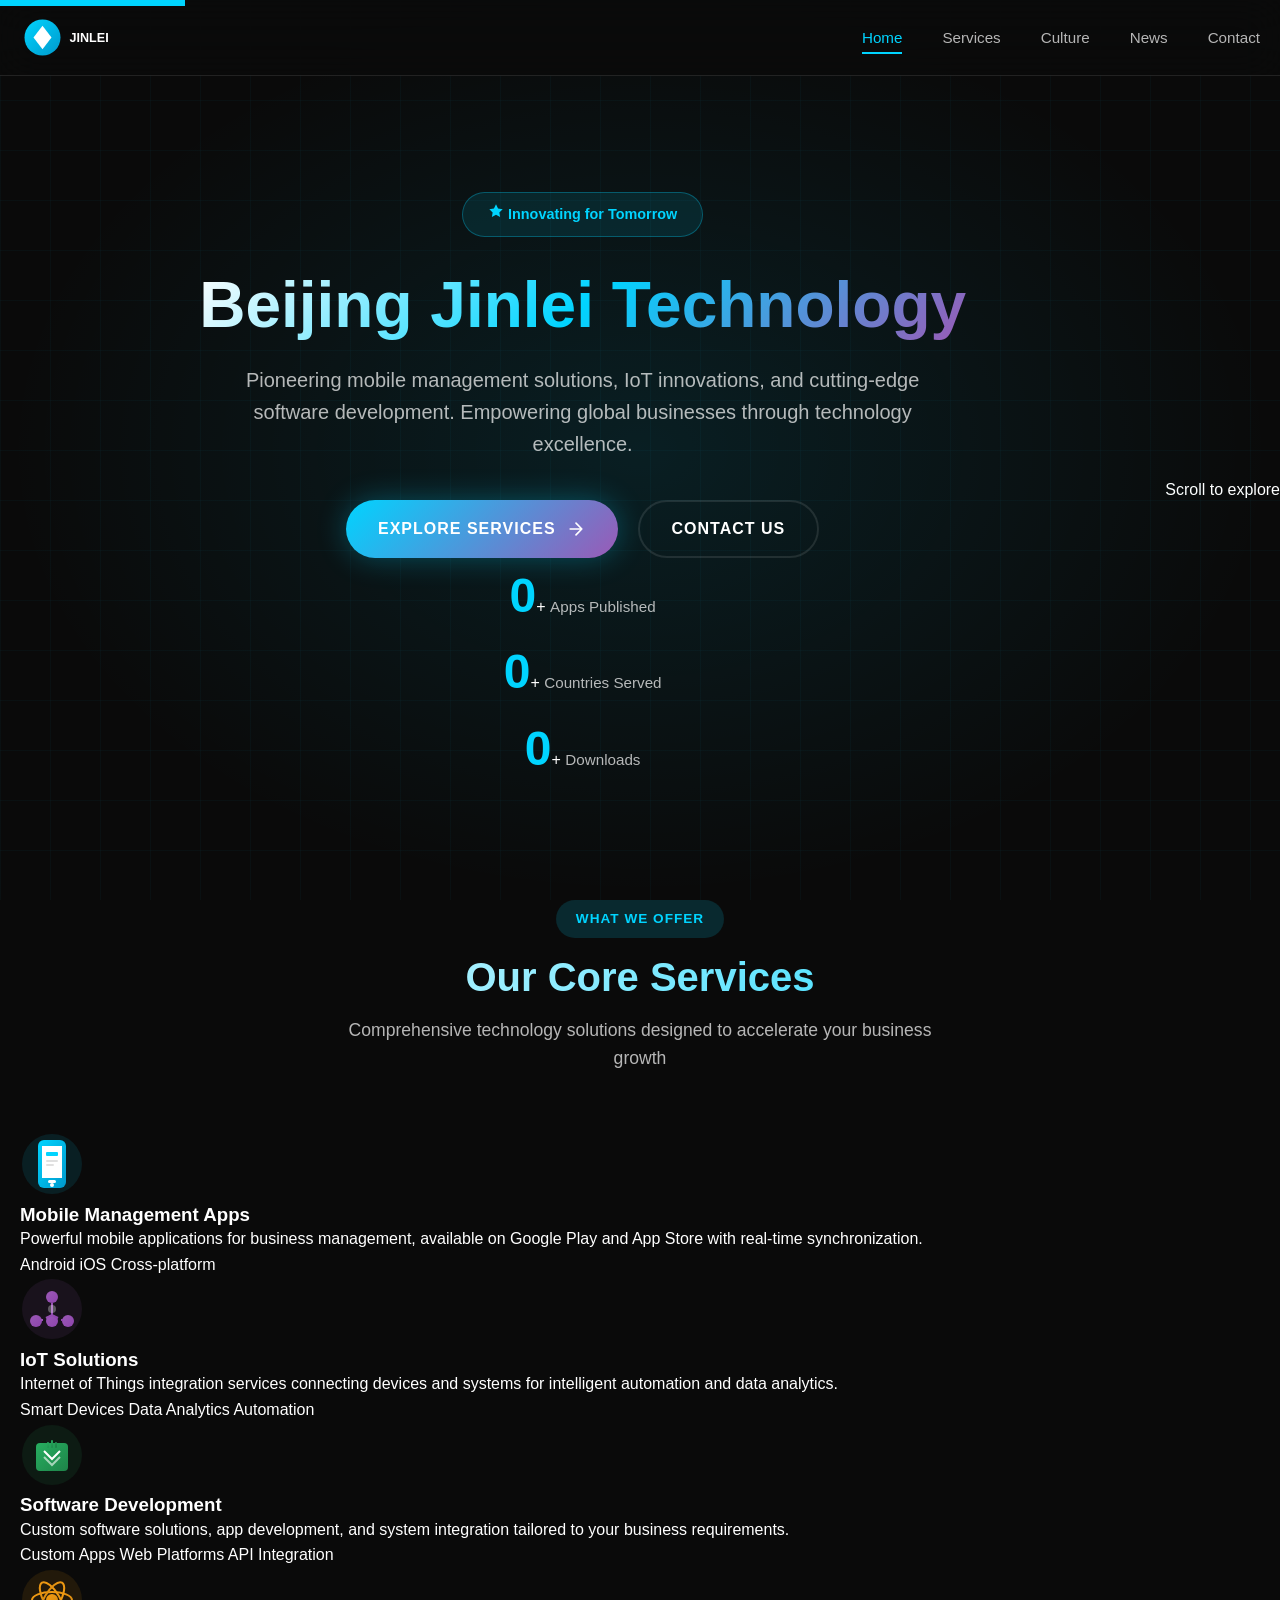
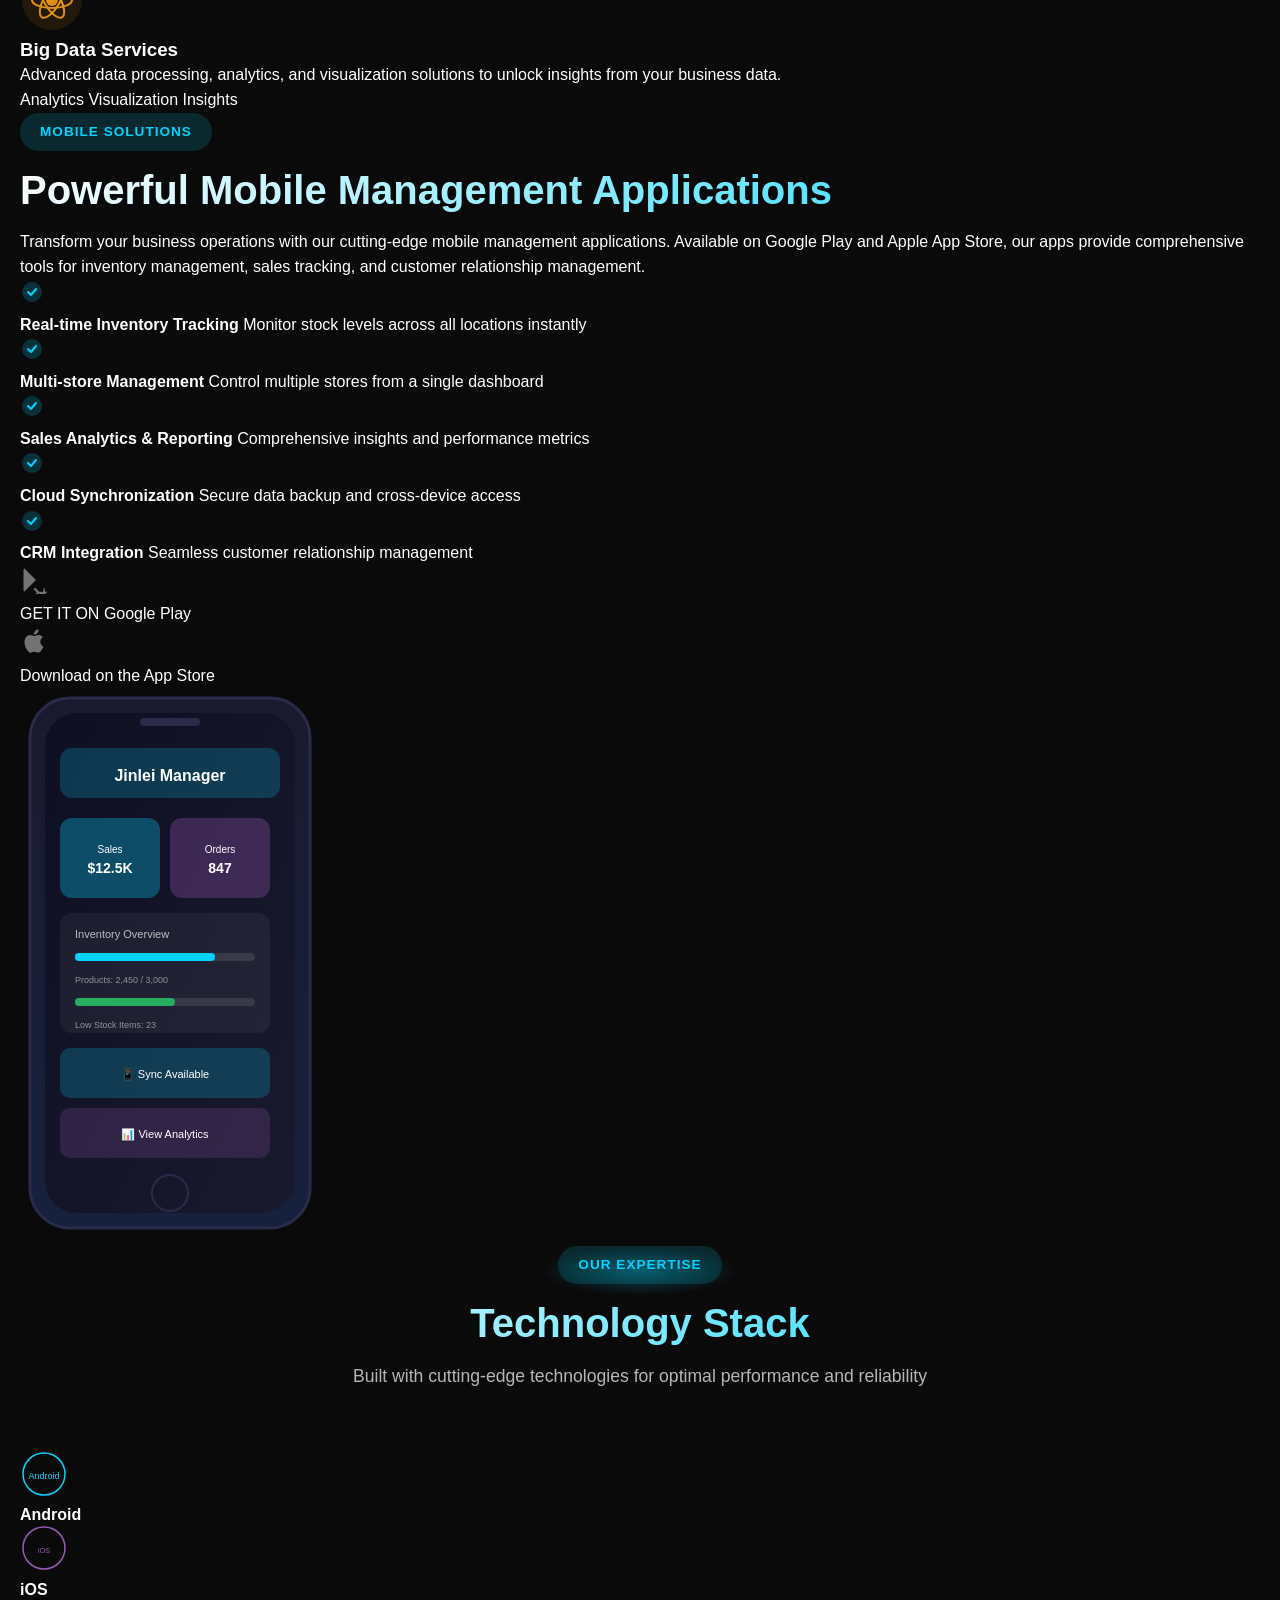
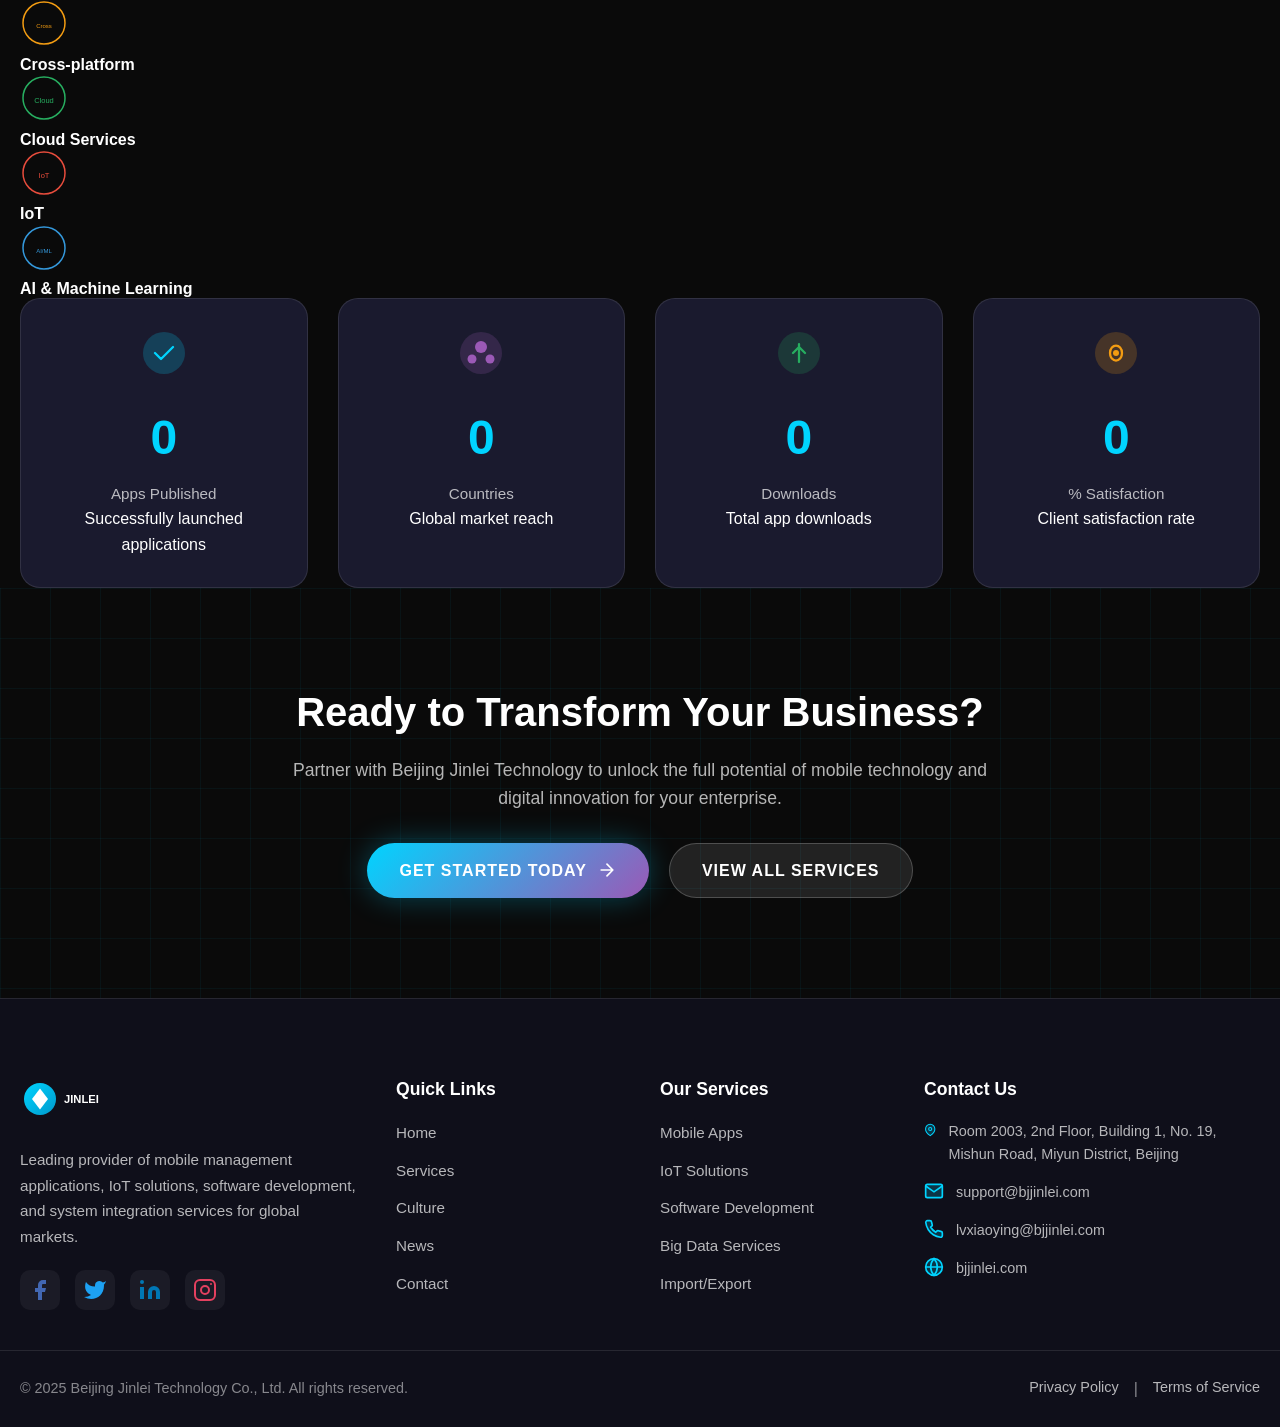
<file: index.html>
<!DOCTYPE html>
<html lang="en">
<head>
    <meta charset="UTF-8">
    <meta name="viewport" content="width=device-width, initial-scale=1.0">
    <meta name="description" content="Beijing Jinlei Technology Co., Ltd. - Leading provider of mobile management applications, IoT solutions, software development, and system integration services for global markets.">
    <meta name="keywords" content="mobile app development, IoT solutions, software development, system integration, big data services, technology solutions, app store, Google Play, App Store">
    <meta name="robots" content="index, follow">
    <meta name="author" content="Beijing Jinlei Technology Co., Ltd.">
    <meta name="theme-color" content="#0a0a0a">
    <meta name="apple-mobile-web-app-capable" content="yes">
    <meta name="apple-mobile-web-app-status-bar-style" content="black-translucent">
    <meta property="og:title" content="Beijing Jinlei Technology Co., Ltd. - Innovation in Technology">
    <meta property="og:description" content="Leading provider of mobile management applications, IoT solutions, software development, and system integration services for global markets.">
    <meta property="og:type" content="website">
    <meta property="og:url" content="https://bjjinlei.com">
    <meta property="og:image" content="images/og-image.png">
    <meta property="og:locale" content="en_US">
    <meta name="twitter:card" content="summary_large_image">
    <meta name="twitter:title" content="Beijing Jinlei Technology Co., Ltd.">
    <meta name="twitter:description" content="Leading provider of mobile management applications and technology solutions.">
    <link rel="canonical" href="https://bjjinlei.com">
    <title>Beijing Jinlei Technology Co., Ltd. - Innovation in Technology</title>
    <link rel="stylesheet" href="css/style.css">
    <link rel="preconnect" href="https://fonts.googleapis.com">
    <link rel="preconnect" href="https://fonts.gstatic.com" crossorigin>
</head>
<body>
    <!-- Preloader -->
    <div class="preloader" id="preloader">
        <div class="preloader-content">
            <svg viewBox="0 0 100 100" width="80" height="80" class="preloader-logo">
                <defs>
                    <linearGradient id="preloaderGrad" x1="0%" y1="0%" x2="100%" y2="100%">
                        <stop offset="0%" style="stop-color:#00d4ff"/>
                        <stop offset="100%" style="stop-color:#0099cc"/>
                    </linearGradient>
                </defs>
                <circle cx="50" cy="50" r="45" fill="none" stroke="url(#preloaderGrad)" stroke-width="3" stroke-dasharray="283" stroke-dashoffset="0">
                    <animate attributeName="stroke-dashoffset" from="283" to="0" dur="2s" repeatCount="indefinite"/>
                </circle>
                <polygon points="50,20 80,50 50,80 20,50" fill="url(#preloaderGrad)" opacity="0.8"/>
                <polygon points="50,30 70,50 50,70 30,50" fill="white" opacity="0.6"/>
            </svg>
            <p class="preloader-text">Loading Innovation</p>
        </div>
    </div>

    <!-- Navigation -->
    <nav class="navbar" id="navbar">
        <div class="nav-container">
            <a href="index.html" class="logo">
                <svg viewBox="0 0 200 50" width="180" height="45">
                    <defs>
                        <linearGradient id="logoGrad" x1="0%" y1="0%" x2="100%" y2="100%">
                            <stop offset="0%" style="stop-color:#00d4ff"/>
                            <stop offset="100%" style="stop-color:#0099cc"/>
                        </linearGradient>
                    </defs>
                    <circle cx="25" cy="25" r="20" fill="url(#logoGrad)"/>
                    <polygon points="25,12 35,25 25,38 15,25" fill="white"/>
                    <text x="55" y="30" font-family="Segoe UI, Roboto, Arial, sans-serif" font-size="14" font-weight="700" fill="#ffffff">JINLEI</text>
                </svg>
            </a>
            <ul class="nav-menu" id="navMenu">
                <li><a href="index.html" class="active">Home</a></li>
                <li><a href="services.html">Services</a></li>
                <li><a href="culture.html">Culture</a></li>
                <li><a href="news.html">News</a></li>
                <li><a href="contact.html">Contact</a></li>
            </ul>
            <button class="menu-toggle" id="menuToggle" aria-label="Toggle menu">
                <svg viewBox="0 0 24 24" width="24" height="24" class="menu-icon">
                    <path class="menu-line" d="M3 12h18" stroke="currentColor" stroke-width="2" stroke-linecap="round"/>
                    <path class="menu-line" d="M3 6h18" stroke="currentColor" stroke-width="2" stroke-linecap="round"/>
                    <path class="menu-line" d="M3 18h18" stroke="currentColor" stroke-width="2" stroke-linecap="round"/>
                </svg>
            </button>
        </div>
    </nav>

    <!-- Mobile Menu Overlay -->
    <div class="mobile-menu-overlay" id="mobileMenuOverlay">
        <ul class="mobile-menu">
            <li><a href="index.html">Home</a></li>
            <li><a href="services.html">Services</a></li>
            <li><a href="culture.html">Culture</a></li>
            <li><a href="news.html">News</a></li>
            <li><a href="contact.html">Contact</a></li>
        </ul>
    </div>

    <!-- Hero Section -->
    <section class="hero" id="hero">
        <div class="hero-background">
            <div class="hero-grid"></div>
            <div class="hero-particles" id="particles"></div>
            <div class="hero-gradient"></div>
        </div>
        <div class="hero-content">
            <div class="hero-badge animate-on-scroll">
                <svg viewBox="0 0 24 24" width="16" height="16">
                    <path d="M12 2L15.09 8.26L22 9.27L17 14.14L18.18 21.02L12 17.77L5.82 21.02L7 14.14L2 9.27L8.91 8.26L12 2Z" fill="#00d4ff"/>
                </svg>
                <span>Innovating for Tomorrow</span>
            </div>
            <h1 class="hero-title animate-on-scroll">
                <span class="title-line">Beijing Jinlei</span>
                <span class="title-line gradient-text">Technology</span>
            </h1>
            <p class="hero-subtitle animate-on-scroll">Pioneering mobile management solutions, IoT innovations, and cutting-edge software development. Empowering global businesses through technology excellence.</p>
            <div class="hero-buttons animate-on-scroll">
                <a href="services.html" class="btn btn-primary">
                    <span>Explore Services</span>
                    <svg viewBox="0 0 24 24" width="20" height="20">
                        <path d="M5 12h14M12 5l7 7-7 7" stroke="currentColor" stroke-width="2" fill="none" stroke-linecap="round" stroke-linejoin="round"/>
                    </svg>
                </a>
                <a href="contact.html" class="btn btn-secondary">
                    <span>Contact Us</span>
                </a>
            </div>
            <div class="hero-stats animate-on-scroll">
                <div class="hero-stat">
                    <span class="stat-number" data-count="500">0</span>+
                    <span class="stat-label">Apps Published</span>
                </div>
                <div class="hero-stat">
                    <span class="stat-number" data-count="50">0</span>+
                    <span class="stat-label">Countries Served</span>
                </div>
                <div class="hero-stat">
                    <span class="stat-number" data-count="1000000">0</span>+
                    <span class="stat-label">Downloads</span>
                </div>
            </div>
        </div>
        <div class="scroll-indicator">
            <div class="scroll-mouse">
                <div class="scroll-wheel"></div>
            </div>
            <span>Scroll to explore</span>
        </div>
    </section>

    <!-- Features Section -->
    <section class="features" id="features">
        <div class="container">
            <div class="section-header animate-on-scroll">
                <span class="section-badge">What We Offer</span>
                <h2 class="section-title">Our Core Services</h2>
                <p class="section-subtitle">Comprehensive technology solutions designed to accelerate your business growth</p>
            </div>
            <div class="features-grid">
                <div class="feature-card animate-on-scroll" data-delay="0">
                    <div class="feature-icon">
                        <svg viewBox="0 0 64 64" width="64" height="64">
                            <defs>
                                <linearGradient id="mobileGrad" x1="0%" y1="0%" x2="100%" y2="100%">
                                    <stop offset="0%" style="stop-color:#00d4ff"/>
                                    <stop offset="100%" style="stop-color:#0099cc"/>
                                </linearGradient>
                            </defs>
                            <circle cx="32" cy="32" r="30" fill="rgba(0, 212, 255, 0.1)"/>
                            <rect x="18" y="8" width="28" height="48" rx="6" fill="url(#mobileGrad)"/>
                            <rect x="22" y="14" width="20" height="32" fill="white"/>
                            <rect x="28" y="48" width="8" height="3" rx="1.5" fill="white"/>
                            <circle cx="32" cy="53" r="2" fill="white"/>
                            <rect x="26" y="20" width="12" height="4" rx="1" fill="#00d4ff"/>
                            <rect x="26" y="28" width="12" height="2" rx="1" fill="#e0e0e0"/>
                            <rect x="26" y="32" width="8" height="2" rx="1" fill="#e0e0e0"/>
                        </svg>
                    </div>
                    <h3>Mobile Management Apps</h3>
                    <p>Powerful mobile applications for business management, available on Google Play and App Store with real-time synchronization.</p>
                    <div class="feature-tags">
                        <span>Android</span>
                        <span>iOS</span>
                        <span>Cross-platform</span>
                    </div>
                </div>
                <div class="feature-card animate-on-scroll" data-delay="100">
                    <div class="feature-icon">
                        <svg viewBox="0 0 64 64" width="64" height="64">
                            <defs>
                                <linearGradient id="iotGrad" x1="0%" y1="0%" x2="100%" y2="100%">
                                    <stop offset="0%" style="stop-color:#9b59b6"/>
                                    <stop offset="100%" style="stop-color:#8e44ad"/>
                                </linearGradient>
                            </defs>
                            <circle cx="32" cy="32" r="30" fill="rgba(155, 89, 182, 0.1)"/>
                            <circle cx="32" cy="20" r="6" fill="url(#iotGrad)"/>
                            <circle cx="16" cy="44" r="6" fill="url(#iotGrad)"/>
                            <circle cx="48" cy="44" r="6" fill="url(#iotGrad)"/>
                            <circle cx="32" cy="44" r="6" fill="url(#iotGrad)"/>
                            <path d="M32 26 L32 38 M26 41 L32 38 L38 41" stroke="url(#iotGrad)" stroke-width="2" fill="none"/>
                            <path d="M22 44 L22 42 M42 44 L42 42" stroke="url(#iotGrad)" stroke-width="2" fill="none"/>
                            <circle cx="32" cy="32" r="4" fill="white" opacity="0.3"/>
                        </svg>
                    </div>
                    <h3>IoT Solutions</h3>
                    <p>Internet of Things integration services connecting devices and systems for intelligent automation and data analytics.</p>
                    <div class="feature-tags">
                        <span>Smart Devices</span>
                        <span>Data Analytics</span>
                        <span>Automation</span>
                    </div>
                </div>
                <div class="feature-card animate-on-scroll" data-delay="200">
                    <div class="feature-icon">
                        <svg viewBox="0 0 64 64" width="64" height="64">
                            <defs>
                                <linearGradient id="softGrad" x1="0%" y1="0%" x2="100%" y2="100%">
                                    <stop offset="0%" style="stop-color:#27ae60"/>
                                    <stop offset="100%" style="stop-color:#1e8449"/>
                                </linearGradient>
                            </defs>
                            <circle cx="32" cy="32" r="30" fill="rgba(39, 174, 96, 0.1)"/>
                            <rect x="16" y="20" width="32" height="28" rx="4" fill="url(#softGrad)"/>
                            <path d="M24 28 L32 36 L40 28" stroke="white" stroke-width="2" fill="none"/>
                            <path d="M24 34 L32 42 L40 34" stroke="white" stroke-width="2" fill="none" opacity="0.6"/>
                            <path d="M28 24 L28 20 M36 24 L36 20 M32 24 L32 18" stroke="url(#softGrad)" stroke-width="2" stroke-linecap="round"/>
                        </svg>
                    </div>
                    <h3>Software Development</h3>
                    <p>Custom software solutions, app development, and system integration tailored to your business requirements.</p>
                    <div class="feature-tags">
                        <span>Custom Apps</span>
                        <span>Web Platforms</span>
                        <span>API Integration</span>
                    </div>
                </div>
                <div class="feature-card animate-on-scroll" data-delay="300">
                    <div class="feature-icon">
                        <svg viewBox="0 0 64 64" width="64" height="64">
                            <defs>
                                <linearGradient id="dataGrad" x1="0%" y1="0%" x2="100%" y2="100%">
                                    <stop offset="0%" style="stop-color:#f39c12"/>
                                    <stop offset="100%" style="stop-color:#d68910"/>
                                </linearGradient>
                            </defs>
                            <circle cx="32" cy="32" r="30" fill="rgba(243, 156, 18, 0.1)"/>
                            <ellipse cx="32" cy="32" rx="20" ry="8" fill="none" stroke="url(#dataGrad)" stroke-width="2"/>
                            <ellipse cx="32" cy="32" rx="20" ry="8" fill="none" stroke="url(#dataGrad)" stroke-width="2" transform="rotate(60 32 32)"/>
                            <ellipse cx="32" cy="32" rx="20" ry="8" fill="none" stroke="url(#dataGrad)" stroke-width="2" transform="rotate(120 32 32)"/>
                            <circle cx="32" cy="32" r="6" fill="url(#dataGrad)"/>
                        </svg>
                    </div>
                    <h3>Big Data Services</h3>
                    <p>Advanced data processing, analytics, and visualization solutions to unlock insights from your business data.</p>
                    <div class="feature-tags">
                        <span>Analytics</span>
                        <span>Visualization</span>
                        <span>Insights</span>
                    </div>
                </div>
            </div>
        </div>
    </section>

    <!-- App Showcase Section -->
    <section class="app-showcase" id="app-showcase">
        <div class="container">
            <div class="showcase-content">
                <div class="showcase-text">
                    <span class="section-badge animate-on-scroll">Mobile Solutions</span>
                    <h2 class="section-title animate-on-scroll" style="text-align:left;">Powerful Mobile Management Applications</h2>
                    <p class="animate-on-scroll">Transform your business operations with our cutting-edge mobile management applications. Available on Google Play and Apple App Store, our apps provide comprehensive tools for inventory management, sales tracking, and customer relationship management.</p>
                    <ul class="app-features-list">
                        <li class="animate-on-scroll">
                            <svg viewBox="0 0 24 24" width="24" height="24">
                                <circle cx="12" cy="12" r="10" fill="rgba(0, 212, 255, 0.2)"/>
                                <path d="M8 12l3 3 5-6" stroke="#00d4ff" stroke-width="2" fill="none" stroke-linecap="round" stroke-linejoin="round"/>
                            </svg>
                            <div>
                                <strong>Real-time Inventory Tracking</strong>
                                <span>Monitor stock levels across all locations instantly</span>
                            </div>
                        </li>
                        <li class="animate-on-scroll">
                            <svg viewBox="0 0 24 24" width="24" height="24">
                                <circle cx="12" cy="12" r="10" fill="rgba(0, 212, 255, 0.2)"/>
                                <path d="M8 12l3 3 5-6" stroke="#00d4ff" stroke-width="2" fill="none" stroke-linecap="round" stroke-linejoin="round"/>
                            </svg>
                            <div>
                                <strong>Multi-store Management</strong>
                                <span>Control multiple stores from a single dashboard</span>
                            </div>
                        </li>
                        <li class="animate-on-scroll">
                            <svg viewBox="0 0 24 24" width="24" height="24">
                                <circle cx="12" cy="12" r="10" fill="rgba(0, 212, 255, 0.2)"/>
                                <path d="M8 12l3 3 5-6" stroke="#00d4ff" stroke-width="2" fill="none" stroke-linecap="round" stroke-linejoin="round"/>
                            </svg>
                            <div>
                                <strong>Sales Analytics & Reporting</strong>
                                <span>Comprehensive insights and performance metrics</span>
                            </div>
                        </li>
                        <li class="animate-on-scroll">
                            <svg viewBox="0 0 24 24" width="24" height="24">
                                <circle cx="12" cy="12" r="10" fill="rgba(0, 212, 255, 0.2)"/>
                                <path d="M8 12l3 3 5-6" stroke="#00d4ff" stroke-width="2" fill="none" stroke-linecap="round" stroke-linejoin="round"/>
                            </svg>
                            <div>
                                <strong>Cloud Synchronization</strong>
                                <span>Secure data backup and cross-device access</span>
                            </div>
                        </li>
                        <li class="animate-on-scroll">
                            <svg viewBox="0 0 24 24" width="24" height="24">
                                <circle cx="12" cy="12" r="10" fill="rgba(0, 212, 255, 0.2)"/>
                                <path d="M8 12l3 3 5-6" stroke="#00d4ff" stroke-width="2" fill="none" stroke-linecap="round" stroke-linejoin="round"/>
                            </svg>
                            <div>
                                <strong>CRM Integration</strong>
                                <span>Seamless customer relationship management</span>
                            </div>
                        </li>
                    </ul>
                    <div class="app-buttons animate-on-scroll">
                        <a href="https://play.google.com/store" target="_blank" rel="noopener noreferrer" class="app-store-btn google-play">
                            <svg viewBox="0 0 24 24" width="28" height="28">
                                <path d="M3 20.5v-17c0-.59.34-1.11.84-1.35L13.69 12l-9.85 9.85c-.5-.24-.84-.76-.84-1.35zm13.46 1.5l-3.5-3.5-1.41 1.41 2.88 2.88-2.88 2.88 1.41 1.41 3.5-3.5c.78.5 1.65.79 2.57.79 1.34 0 2.57-.53 3.49-1.39l-.01-.01c-.91-.85-1.45-2.08-1.45-3.39 0-.55.09-1.07.25-1.56l.01.01c-.92.9-1.45 2.15-1.45 3.52 0 1.15.46 2.23 1.25 3.05l3.5-3.5c.16.09.31.2.45.31l.01.01c-.05.03-.11.05-.17.08l.01.01c-1.06.46-2.22.72-3.43.72z" fill="#737373"/>
                            </svg>
                            <div>
                                <span class="store-text-small">GET IT ON</span>
                                <span class="store-text">Google Play</span>
                            </div>
                        </a>
                        <a href="https://apps.apple.com" target="_blank" rel="noopener noreferrer" class="app-store-btn apple-store">
                            <svg viewBox="0 0 24 24" width="28" height="28">
                                <path d="M18.71 19.5c-.83 1.24-1.71 2.45-3.05 2.47-1.34.03-1.77-.79-3.29-.79-1.53 0-2 .77-3.27.82-1.31.05-2.3-1.32-3.14-2.53C4.25 17 2.94 12.45 4.7 9.39c.87-1.52 2.43-2.48 4.12-2.51 1.28-.02 2.5.87 3.29.87.78 0 2.26-1.07 3.81-.91.65.03 2.47.26 3.64 1.98-.09.06-2.17 1.28-2.15 3.81.03 3.02 2.65 4.03 2.68 4.04-.03.07-.42 1.44-1.38 2.83M13 3.5c.73-.83 1.94-1.46 2.94-1.5.13 1.17-.34 2.35-1.04 3.19-.69.85-1.83 1.51-2.95 1.42-.15-1.15.41-2.35 1.05-3.11z" fill="#737373"/>
                            </svg>
                            <div>
                                <span class="store-text-small">Download on the</span>
                                <span class="store-text">App Store</span>
                            </div>
                        </a>
                    </div>
                </div>
                <div class="showcase-visual animate-on-scroll">
                    <div class="phone-showcase">
                        <div class="phone-frame">
                            <svg viewBox="0 0 300 550" width="300" height="550">
                                <defs>
                                    <linearGradient id="phoneGrad" x1="0%" y1="0%" x2="0%" y2="100%">
                                        <stop offset="0%" style="stop-color:#1a1a2e"/>
                                        <stop offset="100%" style="stop-color:#16213e"/>
                                    </linearGradient>
                                    <linearGradient id="screenGrad" x1="0%" y1="0%" x2="100%" y2="100%">
                                        <stop offset="0%" style="stop-color:#0f0f23"/>
                                        <stop offset="100%" style="stop-color:#1a1a2e"/>
                                    </linearGradient>
                                </defs>
                                <rect x="10" y="10" width="280" height="530" rx="40" fill="url(#phoneGrad)" stroke="#2a2a4a" stroke-width="3"/>
                                <rect x="25" y="25" width="250" height="500" rx="32" fill="url(#screenGrad)"/>
                                <rect x="120" y="30" width="60" height="8" rx="4" fill="#2a2a4a"/>
                                <circle cx="150" cy="505" r="18" stroke="#2a2a4a" stroke-width="2" fill="none"/>
                                <!-- App Screen Content -->
                                <rect x="40" y="60" width="220" height="50" rx="12" fill="#00d4ff" opacity="0.2"/>
                                <text x="150" y="93" text-anchor="middle" font-family="Segoe UI, Arial, sans-serif" font-size="16" font-weight="700" fill="white">Jinlei Manager</text>
                                <rect x="40" y="130" width="100" height="80" rx="12" fill="#00d4ff" opacity="0.3"/>
                                <text x="90" y="165" text-anchor="middle" font-family="Segoe UI, Arial, sans-serif" font-size="10" fill="white">Sales</text>
                                <text x="90" y="185" text-anchor="middle" font-family="Segoe UI, Arial, sans-serif" font-size="14" font-weight="700" fill="white">$12.5K</text>
                                <rect x="150" y="130" width="100" height="80" rx="12" fill="#9b59b6" opacity="0.3"/>
                                <text x="200" y="165" text-anchor="middle" font-family="Segoe UI, Arial, sans-serif" font-size="10" fill="white">Orders</text>
                                <text x="200" y="185" text-anchor="middle" font-family="Segoe UI, Arial, sans-serif" font-size="14" font-weight="700" fill="white">847</text>
                                <rect x="40" y="225" width="210" height="120" rx="12" fill="rgba(255,255,255,0.05)"/>
                                <text x="55" y="250" font-family="Segoe UI, Arial, sans-serif" font-size="11" fill="rgba(255,255,255,0.7)">Inventory Overview</text>
                                <rect x="55" y="265" width="180" height="8" rx="4" fill="rgba(255,255,255,0.1)"/>
                                <rect x="55" y="265" width="140" height="8" rx="4" fill="#00d4ff"/>
                                <text x="55" y="295" font-family="Segoe UI, Arial, sans-serif" font-size="9" fill="rgba(255,255,255,0.5)">Products: 2,450 / 3,000</text>
                                <rect x="55" y="310" width="180" height="8" rx="4" fill="rgba(255,255,255,0.1)"/>
                                <rect x="55" y="310" width="100" height="8" rx="4" fill="#27ae60"/>
                                <text x="55" y="340" font-family="Segoe UI, Arial, sans-serif" font-size="9" fill="rgba(255,255,255,0.5)">Low Stock Items: 23</text>
                                <rect x="40" y="360" width="210" height="50" rx="10" fill="rgba(0, 212, 255, 0.2)"/>
                                <text x="145" y="390" text-anchor="middle" font-family="Segoe UI, Arial, sans-serif" font-size="11" fill="white">📱 Sync Available</text>
                                <rect x="40" y="420" width="210" height="50" rx="10" fill="rgba(155, 89, 182, 0.2)"/>
                                <text x="145" y="450" text-anchor="middle" font-family="Segoe UI, Arial, sans-serif" font-size="11" fill="white">📊 View Analytics</text>
                            </svg>
                        </div>
                        <div class="phone-glow"></div>
                    </div>
                </div>
            </div>
        </div>
    </section>

    <!-- Technology Stack Section -->
    <section class="tech-section" id="tech">
        <div class="container">
            <div class="section-header animate-on-scroll">
                <span class="section-badge">Our Expertise</span>
                <h2 class="section-title">Technology Stack</h2>
                <p class="section-subtitle">Built with cutting-edge technologies for optimal performance and reliability</p>
            </div>
            <div class="tech-grid">
                <div class="tech-item animate-on-scroll">
                    <svg viewBox="0 0 64 64" width="48" height="48">
                        <circle cx="32" cy="32" r="28" fill="none" stroke="#00d4ff" stroke-width="2"/>
                        <text x="32" y="38" text-anchor="middle" font-family="Segoe UI, Arial" font-size="12" fill="#00d4ff">Android</text>
                    </svg>
                    <h4>Android</h4>
                </div>
                <div class="tech-item animate-on-scroll">
                    <svg viewBox="0 0 64 64" width="48" height="48">
                        <circle cx="32" cy="32" r="28" fill="none" stroke="#9b59b6" stroke-width="2"/>
                        <text x="32" y="38" text-anchor="middle" font-family="Segoe UI, Arial" font-size="10" fill="#9b59b6">iOS</text>
                    </svg>
                    <h4>iOS</h4>
                </div>
                <div class="tech-item animate-on-scroll">
                    <svg viewBox="0 0 64 64" width="48" height="48">
                        <circle cx="32" cy="32" r="28" fill="none" stroke="#f39c12" stroke-width="2"/>
                        <text x="32" y="38" text-anchor="middle" font-family="Segoe UI, Arial" font-size="8" fill="#f39c12">Cross</text>
                    </svg>
                    <h4>Cross-platform</h4>
                </div>
                <div class="tech-item animate-on-scroll">
                    <svg viewBox="0 0 64 64" width="48" height="48">
                        <circle cx="32" cy="32" r="28" fill="none" stroke="#27ae60" stroke-width="2"/>
                        <text x="32" y="38" text-anchor="middle" font-family="Segoe UI, Arial" font-size="10" fill="#27ae60">Cloud</text>
                    </svg>
                    <h4>Cloud Services</h4>
                </div>
                <div class="tech-item animate-on-scroll">
                    <svg viewBox="0 0 64 64" width="48" height="48">
                        <circle cx="32" cy="32" r="28" fill="none" stroke="#e74c3c" stroke-width="2"/>
                        <text x="32" y="38" text-anchor="middle" font-family="Segoe UI, Arial" font-size="10" fill="#e74c3c">IoT</text>
                    </svg>
                    <h4>IoT</h4>
                </div>
                <div class="tech-item animate-on-scroll">
                    <svg viewBox="0 0 64 64" width="48" height="48">
                        <circle cx="32" cy="32" r="28" fill="none" stroke="#3498db" stroke-width="2"/>
                        <text x="32" y="38" text-anchor="middle" font-family="Segoe UI, Arial" font-size="8" fill="#3498db">AI/ML</text>
                    </svg>
                    <h4>AI & Machine Learning</h4>
                </div>
            </div>
        </div>
    </section>

    <!-- Stats Section -->
    <section class="stats" id="stats">
        <div class="stats-background">
            <div class="stats-particles"></div>
        </div>
        <div class="container">
            <div class="stats-grid">
                <div class="stat-item animate-on-scroll">
                    <div class="stat-icon">
                        <svg viewBox="0 0 64 64" width="48" height="48">
                            <circle cx="32" cy="32" r="28" fill="rgba(0, 212, 255, 0.2)"/>
                            <path d="M20 32 L28 40 L44 24" stroke="#00d4ff" stroke-width="3" fill="none" stroke-linecap="round" stroke-linejoin="round"/>
                        </svg>
                    </div>
                    <div class="stat-number" data-count="500">0</div>
                    <div class="stat-label">Apps Published</div>
                    <p class="stat-description">Successfully launched applications</p>
                </div>
                <div class="stat-item animate-on-scroll">
                    <div class="stat-icon">
                        <svg viewBox="0 0 64 64" width="48" height="48">
                            <circle cx="32" cy="32" r="28" fill="rgba(155, 89, 182, 0.2)"/>
                            <circle cx="32" cy="24" r="8" fill="#9b59b6"/>
                            <circle cx="20" cy="40" r="6" fill="#9b59b6"/>
                            <circle cx="44" cy="40" r="6" fill="#9b59b6"/>
                        </svg>
                    </div>
                    <div class="stat-number" data-count="50">0</div>
                    <div class="stat-label">Countries</div>
                    <p class="stat-description">Global market reach</p>
                </div>
                <div class="stat-item animate-on-scroll">
                    <div class="stat-icon">
                        <svg viewBox="0 0 64 64" width="48" height="48">
                            <circle cx="32" cy="32" r="28" fill="rgba(39, 174, 96, 0.2)"/>
                            <path d="M32 20 L32 44 M24 32 L32 24 L40 32" stroke="#27ae60" stroke-width="3" fill="none" stroke-linecap="round" stroke-linejoin="round"/>
                        </svg>
                    </div>
                    <div class="stat-number" data-count="1000000">0</div>
                    <div class="stat-label">Downloads</div>
                    <p class="stat-description">Total app downloads</p>
                </div>
                <div class="stat-item animate-on-scroll">
                    <div class="stat-icon">
                        <svg viewBox="0 0 64 64" width="48" height="48">
                            <circle cx="32" cy="32" r="28" fill="rgba(243, 156, 18, 0.2)"/>
                            <path d="M24 32 C24 26 28 22 32 22 C36 22 40 26 40 32 C40 38 36 42 32 42 C28 42 24 38 24 32" stroke="#f39c12" stroke-width="3" fill="none"/>
                            <circle cx="32" cy="32" r="4" fill="#f39c12"/>
                        </svg>
                    </div>
                    <div class="stat-number" data-count="98">0</div>
                    <div class="stat-label">% Satisfaction</div>
                    <p class="stat-description">Client satisfaction rate</p>
                </div>
            </div>
        </div>
    </section>

    <!-- CTA Section -->
    <section class="cta" id="cta">
        <div class="cta-background">
            <div class="cta-grid"></div>
        </div>
        <div class="container">
            <div class="cta-content animate-on-scroll">
                <h2>Ready to Transform Your Business?</h2>
                <p>Partner with Beijing Jinlei Technology to unlock the full potential of mobile technology and digital innovation for your enterprise.</p>
                <div class="cta-buttons">
                    <a href="contact.html" class="btn btn-primary">
                        <span>Get Started Today</span>
                        <svg viewBox="0 0 24 24" width="20" height="20">
                            <path d="M5 12h14M12 5l7 7-7 7" stroke="currentColor" stroke-width="2" fill="none" stroke-linecap="round" stroke-linejoin="round"/>
                        </svg>
                    </a>
                    <a href="services.html" class="btn btn-secondary-dark">
                        <span>View All Services</span>
                    </a>
                </div>
            </div>
        </div>
    </section>

    <!-- Footer -->
    <footer class="footer" id="footer">
        <div class="footer-top">
            <div class="container">
                <div class="footer-content">
                    <div class="footer-section footer-brand">
                        <a href="index.html" class="footer-logo">
                            <svg viewBox="0 0 200 50" width="160" height="40">
                                <defs>
                                    <linearGradient id="footerLogoGrad" x1="0%" y1="0%" x2="100%" y2="100%">
                                        <stop offset="0%" style="stop-color:#00d4ff"/>
                                        <stop offset="100%" style="stop-color:#0099cc"/>
                                    </linearGradient>
                                </defs>
                                <circle cx="25" cy="25" r="20" fill="url(#footerLogoGrad)"/>
                                <polygon points="25,12 35,25 25,38 15,25" fill="white"/>
                                <text x="55" y="30" font-family="Segoe UI, Roboto, Arial, sans-serif" font-size="14" font-weight="700" fill="#ffffff">JINLEI</text>
                            </svg>
                        </a>
                        <p>Leading provider of mobile management applications, IoT solutions, software development, and system integration services for global markets.</p>
                        <div class="social-links">
                            <a href="#" aria-label="Facebook">
                                <svg viewBox="0 0 24 24" width="24" height="24">
                                    <path d="M18 2h-3a5 5 0 00-5 5v3H7v4h3v8h4v-8h3l1-4h-4V7a1 1 0 011-1h3z" fill="#4267B2"/>
                                </svg>
                            </a>
                            <a href="#" aria-label="Twitter">
                                <svg viewBox="0 0 24 24" width="24" height="24">
                                    <path d="M23 3a10.9 10.9 0 01-3.14 1.53 4.48 4.48 0 00-7.86 3v1A10.66 10.66 0 013 4s-4 9 5 13a11.64 11.64 0 01-7 2c9 5 20 0 20-11.5a4.5 4.5 0 00-.08-.83A7.72 7.72 0 0023 3z" fill="#1DA1F2"/>
                                </svg>
                            </a>
                            <a href="#" aria-label="LinkedIn">
                                <svg viewBox="0 0 24 24" width="24" height="24">
                                    <path d="M16 8a6 6 0 016 6v7h-4v-7a2 2 0 00-2-2 2 2 0 00-2 2v7h-4v-7a6 6 0 016-6zM2 9h4v12H2zM4 6a2 2 0 100-4 2 2 0 000 4z" fill="#0077B5"/>
                                </svg>
                            </a>
                            <a href="#" aria-label="Instagram">
                                <svg viewBox="0 0 24 24" width="24" height="24">
                                    <rect x="2" y="2" width="20" height="20" rx="5" stroke="#E4405F" stroke-width="2" fill="none"/>
                                    <circle cx="12" cy="12" r="4" stroke="#E4405F" stroke-width="2" fill="none"/>
                                    <circle cx="18" cy="6" r="1" fill="#E4405F"/>
                                </svg>
                            </a>
                        </div>
                    </div>
                    <div class="footer-section">
                        <h4>Quick Links</h4>
                        <ul>
                            <li><a href="index.html">Home</a></li>
                            <li><a href="services.html">Services</a></li>
                            <li><a href="culture.html">Culture</a></li>
                            <li><a href="news.html">News</a></li>
                            <li><a href="contact.html">Contact</a></li>
                        </ul>
                    </div>
                    <div class="footer-section">
                        <h4>Our Services</h4>
                        <ul>
                            <li><a href="services.html#mobile">Mobile Apps</a></li>
                            <li><a href="services.html#iot">IoT Solutions</a></li>
                            <li><a href="services.html#software">Software Development</a></li>
                            <li><a href="services.html#bigdata">Big Data Services</a></li>
                            <li><a href="services.html#export">Import/Export</a></li>
                        </ul>
                    </div>
                    <div class="footer-section">
                        <h4>Contact Us</h4>
                        <p class="contact-item">
                            <svg viewBox="0 0 24 24" width="20" height="20">
                                <path d="M21 10c0 7-9 13-9 13s-9-6-9-13a9 9 0 0118 0z" fill="rgba(0,212,255,0.2)" stroke="#00d4ff" stroke-width="2"/>
                                <circle cx="12" cy="10" r="3" fill="none" stroke="#00d4ff" stroke-width="2"/>
                            </svg>
                            <span>Room 2003, 2nd Floor, Building 1, No. 19, Mishun Road, Miyun District, Beijing</span>
                        </p>
                        <p class="contact-item">
                            <svg viewBox="0 0 24 24" width="20" height="20">
                                <path d="M4 4h16c1.1 0 2 .9 2 2v12c0 1.1-.9 2-2 2H4c-1.1 0-2-.9-2-2V6c0-1.1.9-2 2-2z" fill="rgba(0,212,255,0.2)" stroke="#00d4ff" stroke-width="2"/>
                                <polyline points="22,6 12,13 2,6" fill="none" stroke="#00d4ff" stroke-width="2"/>
                            </svg>
                            <span>support@bjjinlei.com</span>
                        </p>
                        <p class="contact-item">
                            <svg viewBox="0 0 24 24" width="20" height="20">
                                <path d="M22 16.92v3a2 2 0 01-2.18 2 19.79 19.79 0 01-8.63-3.07 19.5 19.5 0 01-6-6 19.79 19.79 0 01-3.07-8.67A2 2 0 014.11 2h3a2 2 0 012 1.72 12.84 12.84 0 00.7 2.81 2 2 0 01-.45 2.11L8.09 9.91a16 16 0 006 6l1.27-1.27a2 2 0 012.11-.45 12.84 12.84 0 002.81.7A2 2 0 0122 16.92z" fill="rgba(0,212,255,0.2)" stroke="#00d4ff" stroke-width="2"/>
                            </svg>
                            <span>lvxiaoying@bjjinlei.com</span>
                        </p>
                        <p class="contact-item">
                            <svg viewBox="0 0 24 24" width="20" height="20">
                                <circle cx="12" cy="12" r="10" fill="rgba(0,212,255,0.2)" stroke="#00d4ff" stroke-width="2"/>
                                <path d="M2 12h20M12 2a15.3 15.3 0 014 10 15.3 15.3 0 01-4 10 15.3 15.3 0 01-4-10 15.3 15.3 0 014-10z" fill="none" stroke="#00d4ff" stroke-width="2"/>
                            </svg>
                            <span>bjjinlei.com</span>
                        </p>
                    </div>
                </div>
            </div>
        </div>
        <div class="footer-bottom">
            <div class="container">
                <div class="footer-bottom-content">
                    <p>&copy; 2025 Beijing Jinlei Technology Co., Ltd. All rights reserved.</p>
                    <div class="footer-legal">
                        <a href="privacy.html">Privacy Policy</a>
                        <span class="separator">|</span>
                        <a href="terms.html">Terms of Service</a>
                    </div>
                </div>
            </div>
        </div>
    </footer>

    <script src="js/main.js"></script>
</body>
</html>
</file>
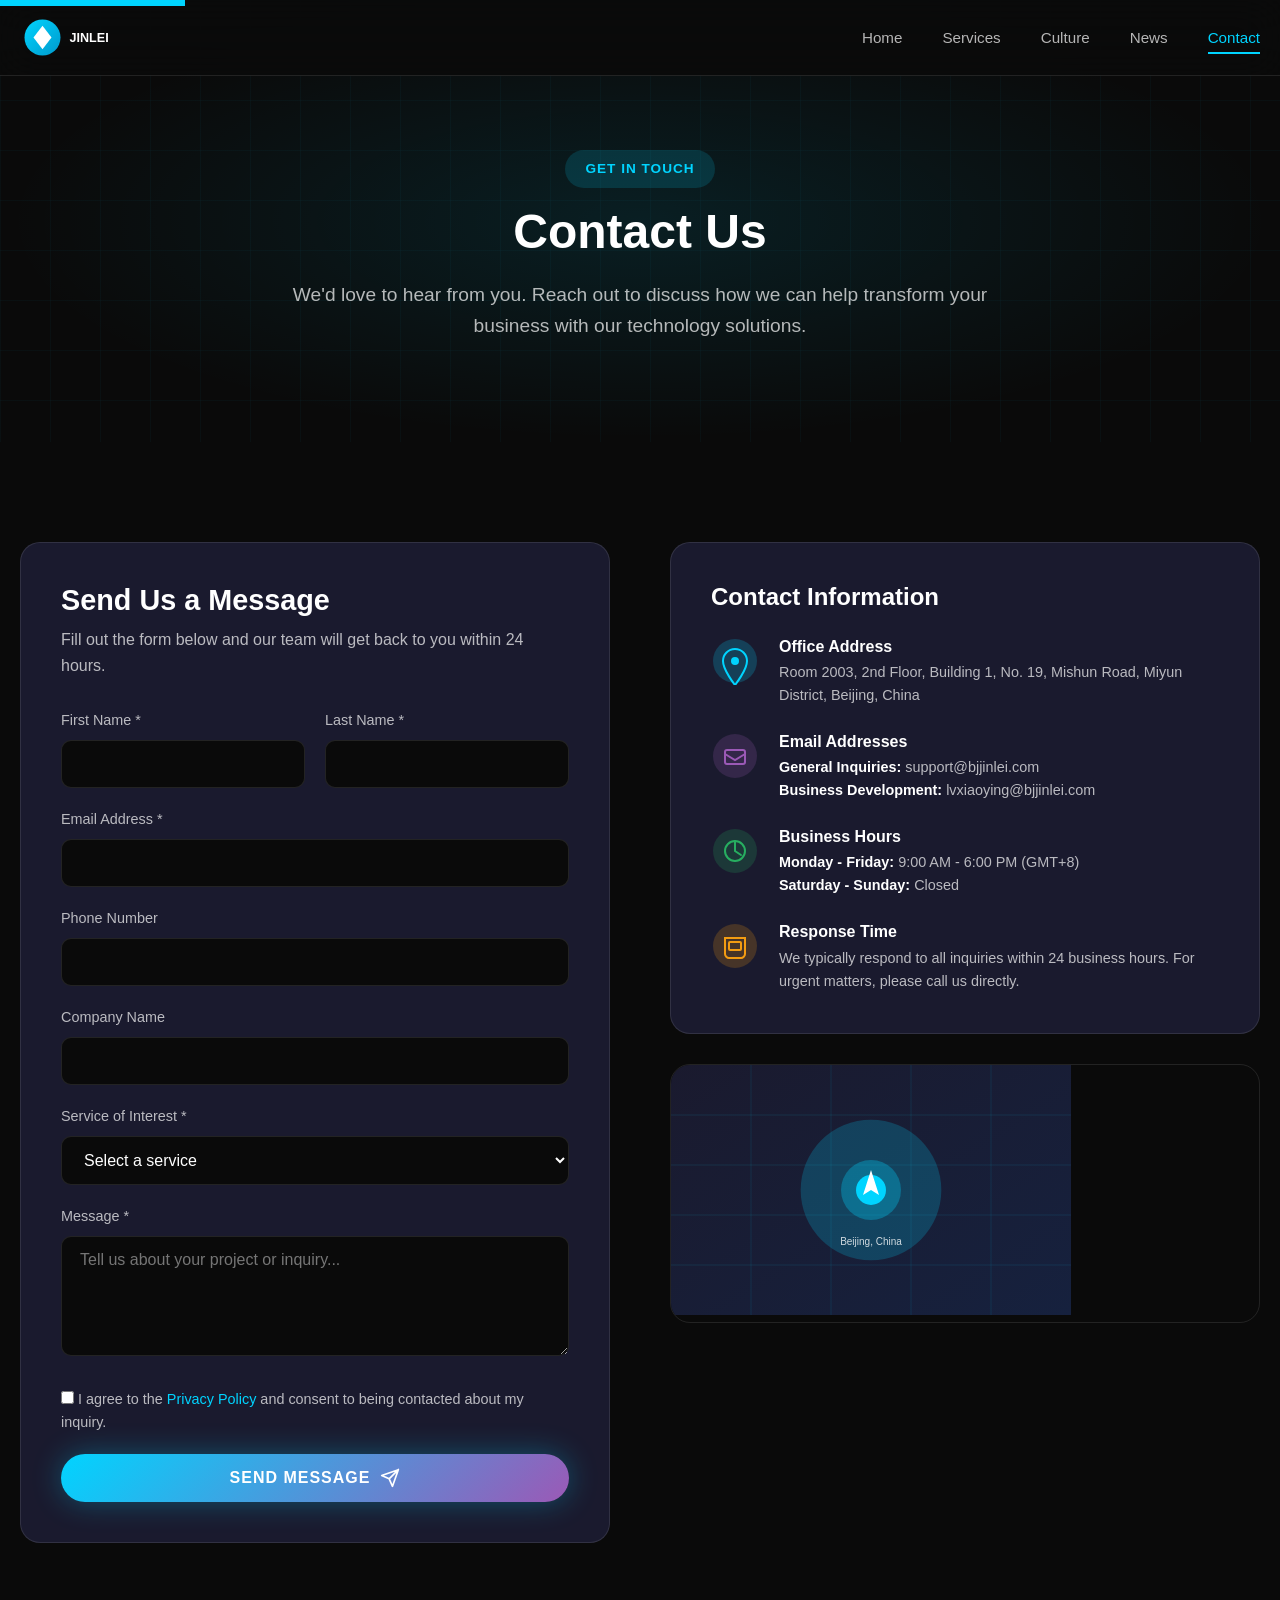
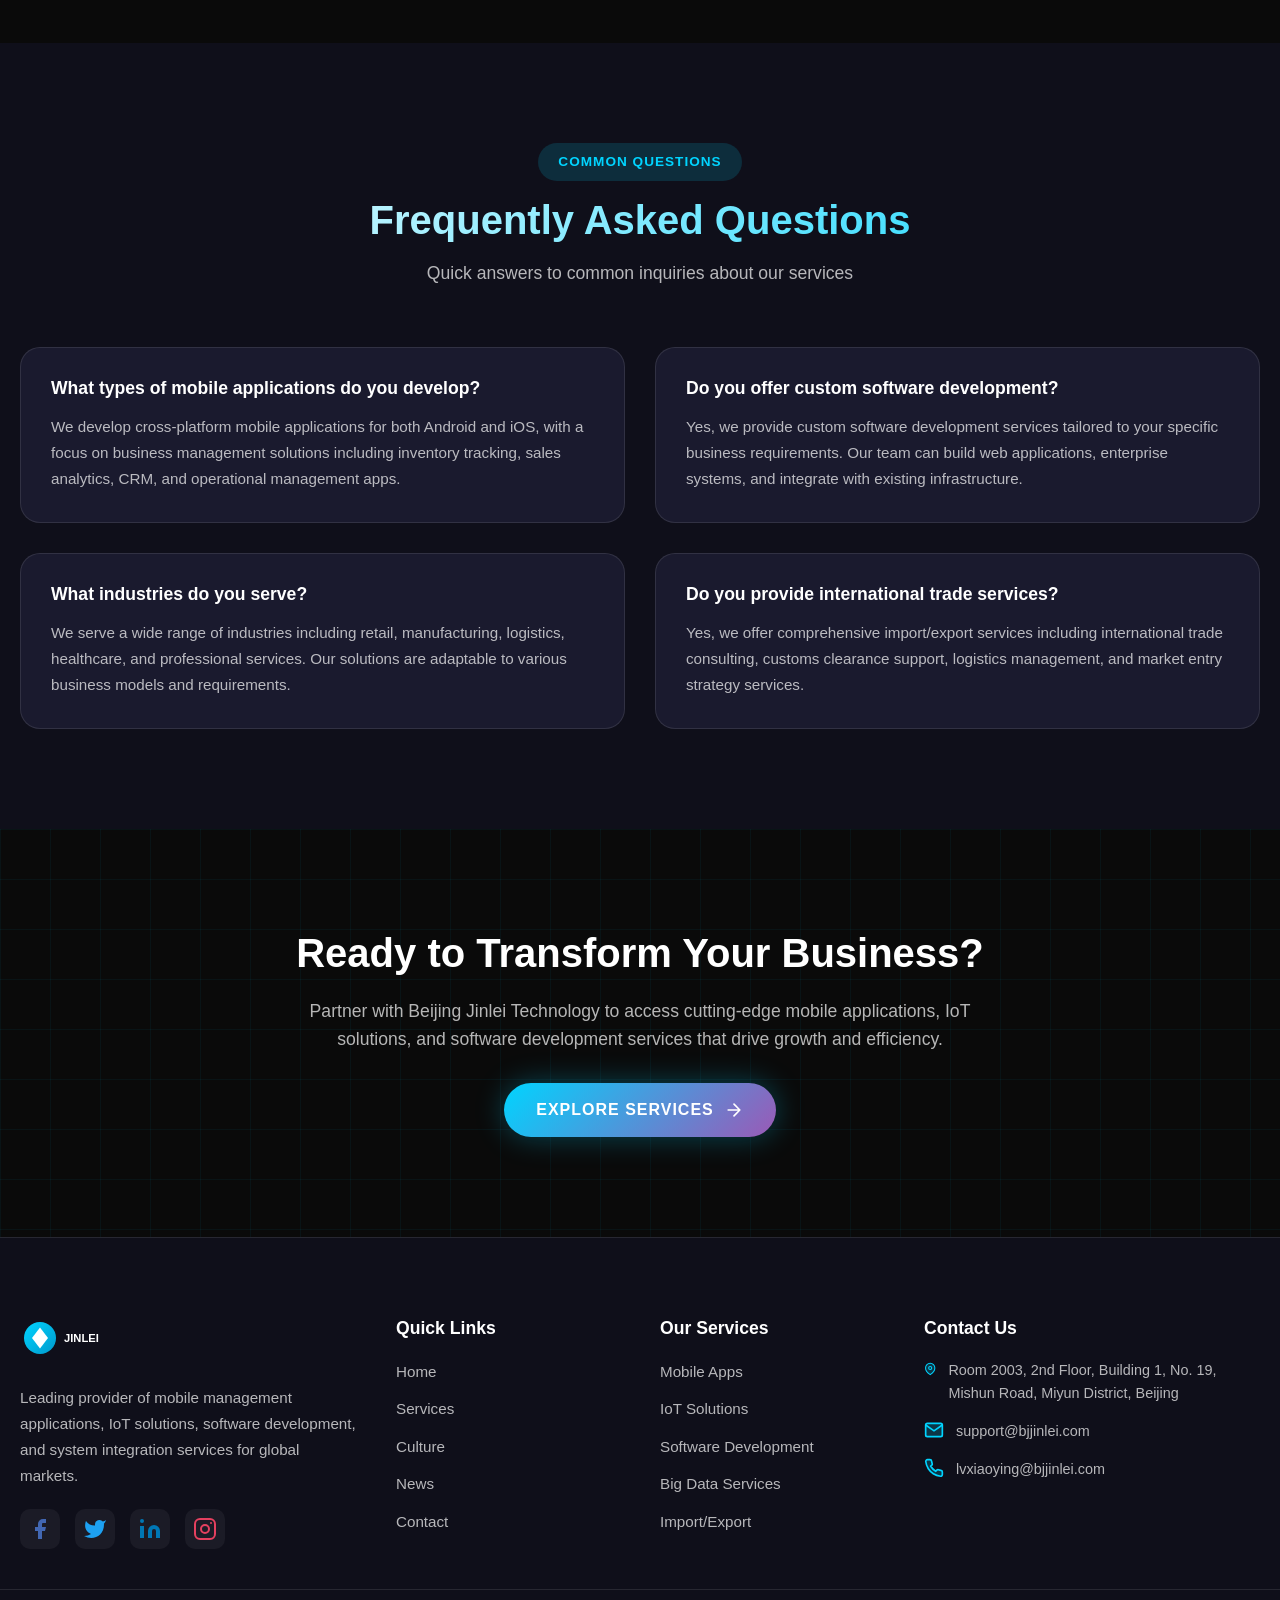
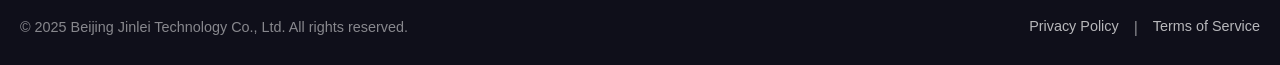
<file: contact.html>
<!DOCTYPE html>
<html lang="en">
<head>
    <meta charset="UTF-8">
    <meta name="viewport" content="width=device-width, initial-scale=1.0">
    <meta name="description" content="Contact Beijing Jinlei Technology - Get in touch with our team for inquiries about mobile apps, IoT solutions, software development, and system integration services.">
    <meta name="keywords" content="contact Beijing Jinlei, tech support, mobile app inquiry, IoT solutions contact, software development inquiry">
    <meta name="robots" content="index, follow">
    <meta name="author" content="Beijing Jinlei Technology Co., Ltd.">
    <meta name="theme-color" content="#0a0a0a">
    <meta property="og:title" content="Contact Us - Beijing Jinlei Technology Co., Ltd.">
    <meta property="og:description" content="Get in touch with Beijing Jinlei Technology for inquiries about our technology solutions and services.">
    <meta property="og:type" content="website">
    <meta property="og:url" content="https://bjjinlei.com/contact.html">
    <link rel="canonical" href="https://bjjinlei.com/contact.html">
    <title>Contact Us - Beijing Jinlei Technology Co., Ltd.</title>
    <link rel="stylesheet" href="css/style.css">
</head>
<body>
    <!-- Preloader -->
    <div class="preloader" id="preloader">
        <div class="preloader-content">
            <svg viewBox="0 0 100 100" width="80" height="80" class="preloader-logo">
                <defs>
                    <linearGradient id="preloaderGrad" x1="0%" y1="0%" x2="100%" y2="100%">
                        <stop offset="0%" style="stop-color:#00d4ff"/>
                        <stop offset="100%" style="stop-color:#0099cc"/>
                    </linearGradient>
                </defs>
                <circle cx="50" cy="50" r="45" fill="none" stroke="url(#preloaderGrad)" stroke-width="3" stroke-dasharray="283" stroke-dashoffset="0">
                    <animate attributeName="stroke-dashoffset" from="283" to="0" dur="2s" repeatCount="indefinite"/>
                </circle>
                <polygon points="50,20 80,50 50,80 20,50" fill="url(#preloaderGrad)" opacity="0.8"/>
            </svg>
            <p class="preloader-text">Loading Contact</p>
        </div>
    </div>

    <!-- Navigation -->
    <nav class="navbar" id="navbar">
        <div class="nav-container">
            <a href="index.html" class="logo">
                <svg viewBox="0 0 200 50" width="180" height="45">
                    <defs>
                        <linearGradient id="logoGrad" x1="0%" y1="0%" x2="100%" y2="100%">
                            <stop offset="0%" style="stop-color:#00d4ff"/>
                            <stop offset="100%" style="stop-color:#0099cc"/>
                        </linearGradient>
                    </defs>
                    <circle cx="25" cy="25" r="20" fill="url(#logoGrad)"/>
                    <polygon points="25,12 35,25 25,38 15,25" fill="white"/>
                    <text x="55" y="30" font-family="Segoe UI, Roboto, Arial, sans-serif" font-size="14" font-weight="700" fill="#ffffff">JINLEI</text>
                </svg>
            </a>
            <ul class="nav-menu" id="navMenu">
                <li><a href="index.html">Home</a></li>
                <li><a href="services.html">Services</a></li>
                <li><a href="culture.html">Culture</a></li>
                <li><a href="news.html">News</a></li>
                <li><a href="contact.html" class="active">Contact</a></li>
            </ul>
            <button class="menu-toggle" id="menuToggle" aria-label="Toggle menu">
                <svg viewBox="0 0 24 24" width="24" height="24" class="menu-icon">
                    <path class="menu-line" d="M3 12h18" stroke="currentColor" stroke-width="2" stroke-linecap="round"/>
                    <path class="menu-line" d="M3 6h18" stroke="currentColor" stroke-width="2" stroke-linecap="round"/>
                    <path class="menu-line" d="M3 18h18" stroke="currentColor" stroke-width="2" stroke-linecap="round"/>
                </svg>
            </button>
        </div>
    </nav>

    <!-- Mobile Menu Overlay -->
    <div class="mobile-menu-overlay" id="mobileMenuOverlay">
        <ul class="mobile-menu">
            <li><a href="index.html">Home</a></li>
            <li><a href="services.html">Services</a></li>
            <li><a href="culture.html">Culture</a></li>
            <li><a href="news.html">News</a></li>
            <li><a href="contact.html">Contact</a></li>
        </ul>
    </div>

    <!-- Page Header -->
    <section class="page-header">
        <div class="page-header-background">
            <div class="hero-grid"></div>
            <div class="hero-gradient"></div>
        </div>
        <div class="page-header-content">
            <span class="section-badge animate-on-scroll">Get in Touch</span>
            <h1 class="animate-on-scroll">Contact Us</h1>
            <p class="animate-on-scroll">We'd love to hear from you. Reach out to discuss how we can help transform your business with our technology solutions.</p>
        </div>
    </section>

    <!-- Contact Section -->
    <section class="contact-section">
        <div class="container">
            <div class="contact-grid">
                <!-- Contact Form -->
                <div class="contact-form-wrapper animate-on-scroll">
                    <h2>Send Us a Message</h2>
                    <p>Fill out the form below and our team will get back to you within 24 hours.</p>
                    <form class="contact-form" id="contactForm">
                        <div class="form-row">
                            <div class="form-group">
                                <label for="firstName">First Name *</label>
                                <input type="text" id="firstName" name="firstName" required>
                            </div>
                            <div class="form-group">
                                <label for="lastName">Last Name *</label>
                                <input type="text" id="lastName" name="lastName" required>
                            </div>
                        </div>
                        <div class="form-group">
                            <label for="email">Email Address *</label>
                            <input type="email" id="email" name="email" required>
                        </div>
                        <div class="form-group">
                            <label for="phone">Phone Number</label>
                            <input type="tel" id="phone" name="phone">
                        </div>
                        <div class="form-group">
                            <label for="company">Company Name</label>
                            <input type="text" id="company" name="company">
                        </div>
                        <div class="form-group">
                            <label for="service">Service of Interest *</label>
                            <select id="service" name="service" required>
                                <option value="">Select a service</option>
                                <option value="mobile-apps">Mobile Management Applications</option>
                                <option value="iot">IoT Solutions</option>
                                <option value="software">Software Development</option>
                                <option value="system-integration">System Integration</option>
                                <option value="big-data">Big Data Services</option>
                                <option value="hardware">Hardware & Equipment</option>
                                <option value="import-export">Import/Export Services</option>
                                <option value="exhibition">Exhibition & Consulting</option>
                                <option value="other">Other</option>
                            </select>
                        </div>
                        <div class="form-group">
                            <label for="message">Message *</label>
                            <textarea id="message" name="message" rows="5" required placeholder="Tell us about your project or inquiry..."></textarea>
                        </div>
                        <div class="form-group checkbox-group">
                            <label class="checkbox-label">
                                <input type="checkbox" name="privacy" required>
                                <span class="checkmark"></span>
                                I agree to the <a href="privacy.html">Privacy Policy</a> and consent to being contacted about my inquiry.
                            </label>
                        </div>
                        <button type="submit" class="btn btn-primary btn-full">
                            <span>Send Message</span>
                            <svg viewBox="0 0 24 24" width="20" height="20">
                                <path d="M22 2L11 13M22 2L15 22L11 13M22 2L2 9L11 13" stroke="currentColor" stroke-width="2" fill="none" stroke-linecap="round" stroke-linejoin="round"/>
                            </svg>
                        </button>
                    </form>
                </div>

                <!-- Contact Info -->
                <div class="contact-info-wrapper">
                    <div class="contact-info-card animate-on-scroll">
                        <h3>Contact Information</h3>
                        <div class="contact-info-items">
                            <div class="contact-info-item">
                                <div class="contact-icon">
                                    <svg viewBox="0 0 48 48" width="48" height="48">
                                        <circle cx="24" cy="24" r="22" fill="rgba(0, 212, 255, 0.2)"/>
                                        <path d="M24 12C17.4 12 12 17.4 12 24c0 9 12 24 12 24s12-15 12-24c0-6.6-5.4-12-12-12z" fill="none" stroke="#00d4ff" stroke-width="2"/>
                                        <circle cx="24" cy="24" r="4" fill="#00d4ff"/>
                                    </svg>
                                </div>
                                <div class="contact-text">
                                    <h4>Office Address</h4>
                                    <p>Room 2003, 2nd Floor, Building 1, No. 19, Mishun Road, Miyun District, Beijing, China</p>
                                </div>
                            </div>
                            <div class="contact-info-item">
                                <div class="contact-icon">
                                    <svg viewBox="0 0 48 48" width="48" height="48">
                                        <circle cx="24" cy="24" r="22" fill="rgba(155, 89, 182, 0.2)"/>
                                        <rect x="14" y="18" width="20" height="14" rx="2" fill="none" stroke="#9b59b6" stroke-width="2"/>
                                        <path d="M14 22L24 28L34 22" stroke="#9b59b6" stroke-width="2" fill="none"/>
                                    </svg>
                                </div>
                                <div class="contact-text">
                                    <h4>Email Addresses</h4>
                                    <p><strong>General Inquiries:</strong> support@bjjinlei.com</p>
                                    <p><strong>Business Development:</strong> lvxiaoying@bjjinlei.com</p>
                                </div>
                            </div>
                            <div class="contact-info-item">
                                <div class="contact-icon">
                                    <svg viewBox="0 0 48 48" width="48" height="48">
                                        <circle cx="24" cy="24" r="22" fill="rgba(39, 174, 96, 0.2)"/>
                                        <circle cx="24" cy="24" r="10" fill="none" stroke="#27ae60" stroke-width="2"/>
                                        <path d="M24 14V24L30 28" stroke="#27ae60" stroke-width="2" fill="none" stroke-linecap="round"/>
                                    </svg>
                                </div>
                                <div class="contact-text">
                                    <h4>Business Hours</h4>
                                    <p><strong>Monday - Friday:</strong> 9:00 AM - 6:00 PM (GMT+8)</p>
                                    <p><strong>Saturday - Sunday:</strong> Closed</p>
                                </div>
                            </div>
                            <div class="contact-info-item">
                                <div class="contact-icon">
                                    <svg viewBox="0 0 48 48" width="48" height="48">
                                        <circle cx="24" cy="24" r="22" fill="rgba(243, 156, 18, 0.2)"/>
                                        <path d="M14 16h20v16c0 2-2 4-4 4H18c-2 0-4-2-4-4V16z" fill="none" stroke="#f39c12" stroke-width="2"/>
                                        <rect x="18" y="20" width="12" height="8" rx="1" fill="none" stroke="#f39c12" stroke-width="2"/>
                                    </svg>
                                </div>
                                <div class="contact-text">
                                    <h4>Response Time</h4>
                                    <p>We typically respond to all inquiries within 24 business hours. For urgent matters, please call us directly.</p>
                                </div>
                            </div>
                        </div>
                    </div>

                    <!-- Map Placeholder -->
                    <div class="map-placeholder animate-on-scroll">
                        <svg viewBox="0 0 400 250" width="400" height="250">
                            <defs>
                                <linearGradient id="mapGrad" x1="0%" y1="0%" x2="100%" y2="100%">
                                    <stop offset="0%" style="stop-color:#1a1a2e"/>
                                    <stop offset="100%" style="stop-color:#16213e"/>
                                </linearGradient>
                            </defs>
                            <rect width="400" height="250" fill="url(#mapGrad)"/>
                            <!-- Grid lines -->
                            <g stroke="rgba(0,212,255,0.1)" stroke-width="1">
                                <line x1="0" y1="50" x2="400" y2="50"/>
                                <line x1="0" y1="100" x2="400" y2="100"/>
                                <line x1="0" y1="150" x2="400" y2="150"/>
                                <line x1="0" y1="200" x2="400" y2="200"/>
                                <line x1="80" y1="0" x2="80" y2="250"/>
                                <line x1="160" y1="0" x2="160" y2="250"/>
                                <line x1="240" y1="0" x2="240" y2="250"/>
                                <line x1="320" y1="0" x2="320" y2="250"/>
                            </g>
                            <!-- Location marker -->
                            <circle cx="200" cy="125" r="60" fill="rgba(0,212,255,0.2)">
                                <animate attributeName="r" values="60;80;60" dur="2s" repeatCount="indefinite"/>
                            </circle>
                            <circle cx="200" cy="125" r="30" fill="rgba(0,212,255,0.3)"/>
                            <circle cx="200" cy="125" r="15" fill="#00d4ff"/>
                            <polygon points="200,105 208,130 200,125 192,130" fill="white"/>
                            <!-- Label -->
                            <text x="200" y="180" text-anchor="middle" font-family="Segoe UI, Arial" font-size="10" fill="rgba(255,255,255,0.8)">Beijing, China</text>
                        </svg>
                    </div>
                </div>
            </div>
        </div>
    </section>

    <!-- FAQ Section -->
    <section class="faq-section">
        <div class="container">
            <div class="section-header animate-on-scroll">
                <span class="section-badge">Common Questions</span>
                <h2 class="section-title">Frequently Asked Questions</h2>
                <p class="section-subtitle">Quick answers to common inquiries about our services</p>
            </div>
            <div class="faq-grid">
                <div class="faq-item animate-on-scroll">
                    <h3>What types of mobile applications do you develop?</h3>
                    <p>We develop cross-platform mobile applications for both Android and iOS, with a focus on business management solutions including inventory tracking, sales analytics, CRM, and operational management apps.</p>
                </div>
                <div class="faq-item animate-on-scroll">
                    <h3>Do you offer custom software development?</h3>
                    <p>Yes, we provide custom software development services tailored to your specific business requirements. Our team can build web applications, enterprise systems, and integrate with existing infrastructure.</p>
                </div>
                <div class="faq-item animate-on-scroll">
                    <h3>What industries do you serve?</h3>
                    <p>We serve a wide range of industries including retail, manufacturing, logistics, healthcare, and professional services. Our solutions are adaptable to various business models and requirements.</p>
                </div>
                <div class="faq-item animate-on-scroll">
                    <h3>Do you provide international trade services?</h3>
                    <p>Yes, we offer comprehensive import/export services including international trade consulting, customs clearance support, logistics management, and market entry strategy services.</p>
                </div>
            </div>
        </div>
    </section>

    <!-- CTA Section -->
    <section class="cta" id="cta">
        <div class="cta-background">
            <div class="cta-grid"></div>
        </div>
        <div class="container">
            <div class="cta-content animate-on-scroll">
                <h2>Ready to Transform Your Business?</h2>
                <p>Partner with Beijing Jinlei Technology to access cutting-edge mobile applications, IoT solutions, and software development services that drive growth and efficiency.</p>
                <div class="cta-buttons">
                    <a href="services.html" class="btn btn-primary">
                        <span>Explore Services</span>
                        <svg viewBox="0 0 24 24" width="20" height="20">
                            <path d="M5 12h14M12 5l7 7-7 7" stroke="currentColor" stroke-width="2" fill="none" stroke-linecap="round" stroke-linejoin="round"/>
                        </svg>
                    </a>
                </div>
            </div>
        </div>
    </section>

    <!-- Footer -->
    <footer class="footer" id="footer">
        <div class="footer-top">
            <div class="container">
                <div class="footer-content">
                    <div class="footer-section footer-brand">
                        <a href="index.html" class="footer-logo">
                            <svg viewBox="0 0 200 50" width="160" height="40">
                                <defs>
                                    <linearGradient id="footerLogoGrad" x1="0%" y1="0%" x2="100%" y2="100%">
                                        <stop offset="0%" style="stop-color:#00d4ff"/>
                                        <stop offset="100%" style="stop-color:#0099cc"/>
                                    </linearGradient>
                                </defs>
                                <circle cx="25" cy="25" r="20" fill="url(#footerLogoGrad)"/>
                                <polygon points="25,12 35,25 25,38 15,25" fill="white"/>
                                <text x="55" y="30" font-family="Segoe UI, Roboto, Arial, sans-serif" font-size="14" font-weight="700" fill="#ffffff">JINLEI</text>
                            </svg>
                        </a>
                        <p>Leading provider of mobile management applications, IoT solutions, software development, and system integration services for global markets.</p>
                        <div class="social-links">
                            <a href="#" aria-label="Facebook">
                                <svg viewBox="0 0 24 24" width="24" height="24">
                                    <path d="M18 2h-3a5 5 0 00-5 5v3H7v4h3v8h4v-8h3l1-4h-4V7a1 1 0 011-1h3z" fill="#4267B2"/>
                                </svg>
                            </a>
                            <a href="#" aria-label="Twitter">
                                <svg viewBox="0 0 24 24" width="24" height="24">
                                    <path d="M23 3a10.9 10.9 0 01-3.14 1.53 4.48 4.48 0 00-7.86 3v1A10.66 10.66 0 013 4s-4 9 5 13a11.64 11.64 0 01-7 2c9 5 20 0 20-11.5a4.5 4.5 0 00-.08-.83A7.72 7.72 0 0023 3z" fill="#1DA1F2"/>
                                </svg>
                            </a>
                            <a href="#" aria-label="LinkedIn">
                                <svg viewBox="0 0 24 24" width="24" height="24">
                                    <path d="M16 8a6 6 0 016 6v7h-4v-7a2 2 0 00-2-2 2 2 0 00-2 2v7h-4v-7a6 6 0 016-6zM2 9h4v12H2zM4 6a2 2 0 100-4 2 2 0 000 4z" fill="#0077B5"/>
                                </svg>
                            </a>
                            <a href="#" aria-label="Instagram">
                                <svg viewBox="0 0 24 24" width="24" height="24">
                                    <rect x="2" y="2" width="20" height="20" rx="5" stroke="#E4405F" stroke-width="2" fill="none"/>
                                    <circle cx="12" cy="12" r="4" stroke="#E4405F" stroke-width="2" fill="none"/>
                                    <circle cx="18" cy="6" r="1" fill="#E4405F"/>
                                </svg>
                            </a>
                        </div>
                    </div>
                    <div class="footer-section">
                        <h4>Quick Links</h4>
                        <ul>
                            <li><a href="index.html">Home</a></li>
                            <li><a href="services.html">Services</a></li>
                            <li><a href="culture.html">Culture</a></li>
                            <li><a href="news.html">News</a></li>
                            <li><a href="contact.html">Contact</a></li>
                        </ul>
                    </div>
                    <div class="footer-section">
                        <h4>Our Services</h4>
                        <ul>
                            <li><a href="services.html#mobile">Mobile Apps</a></li>
                            <li><a href="services.html#iot">IoT Solutions</a></li>
                            <li><a href="services.html#software">Software Development</a></li>
                            <li><a href="services.html#bigdata">Big Data Services</a></li>
                            <li><a href="services.html#export">Import/Export</a></li>
                        </ul>
                    </div>
                    <div class="footer-section">
                        <h4>Contact Us</h4>
                        <p class="contact-item">
                            <svg viewBox="0 0 24 24" width="20" height="20">
                                <path d="M21 10c0 7-9 13-9 13s-9-6-9-13a9 9 0 0118 0z" fill="rgba(0,212,255,0.2)" stroke="#00d4ff" stroke-width="2"/>
                                <circle cx="12" cy="10" r="3" fill="none" stroke="#00d4ff" stroke-width="2"/>
                            </svg>
                            <span>Room 2003, 2nd Floor, Building 1, No. 19, Mishun Road, Miyun District, Beijing</span>
                        </p>
                        <p class="contact-item">
                            <svg viewBox="0 0 24 24" width="20" height="20">
                                <path d="M4 4h16c1.1 0 2 .9 2 2v12c0 1.1-.9 2-2 2H4c-1.1 0-2-.9-2-2V6c0-1.1.9-2 2-2z" fill="rgba(0,212,255,0.2)" stroke="#00d4ff" stroke-width="2"/>
                                <polyline points="22,6 12,13 2,6" fill="none" stroke="#00d4ff" stroke-width="2"/>
                            </svg>
                            <span>support@bjjinlei.com</span>
                        </p>
                        <p class="contact-item">
                            <svg viewBox="0 0 24 24" width="20" height="20">
                                <path d="M22 16.92v3a2 2 0 01-2.18 2 19.79 19.79 0 01-8.63-3.07 19.5 19.5 0 01-6-6 19.79 19.79 0 01-3.07-8.67A2 2 0 014.11 2h3a2 2 0 012 1.72 12.84 12.84 0 00.7 2.81 2 2 0 01-.45 2.11L8.09 9.91a16 16 0 006 6l1.27-1.27a2 2 0 012.11-.45 12.84 12.84 0 002.81.7A2 2 0 0122 16.92z" fill="rgba(0,212,255,0.2)" stroke="#00d4ff" stroke-width="2"/>
                            </svg>
                            <span>lvxiaoying@bjjinlei.com</span>
                        </p>
                    </div>
                </div>
            </div>
        </div>
        <div class="footer-bottom">
            <div class="container">
                <div class="footer-bottom-content">
                    <p>&copy; 2025 Beijing Jinlei Technology Co., Ltd. All rights reserved.</p>
                    <div class="footer-legal">
                        <a href="privacy.html">Privacy Policy</a>
                        <span class="separator">|</span>
                        <a href="terms.html">Terms of Service</a>
                    </div>
                </div>
            </div>
        </div>
    </footer>

    <script src="js/main.js"></script>
</body>
</html>
</file>
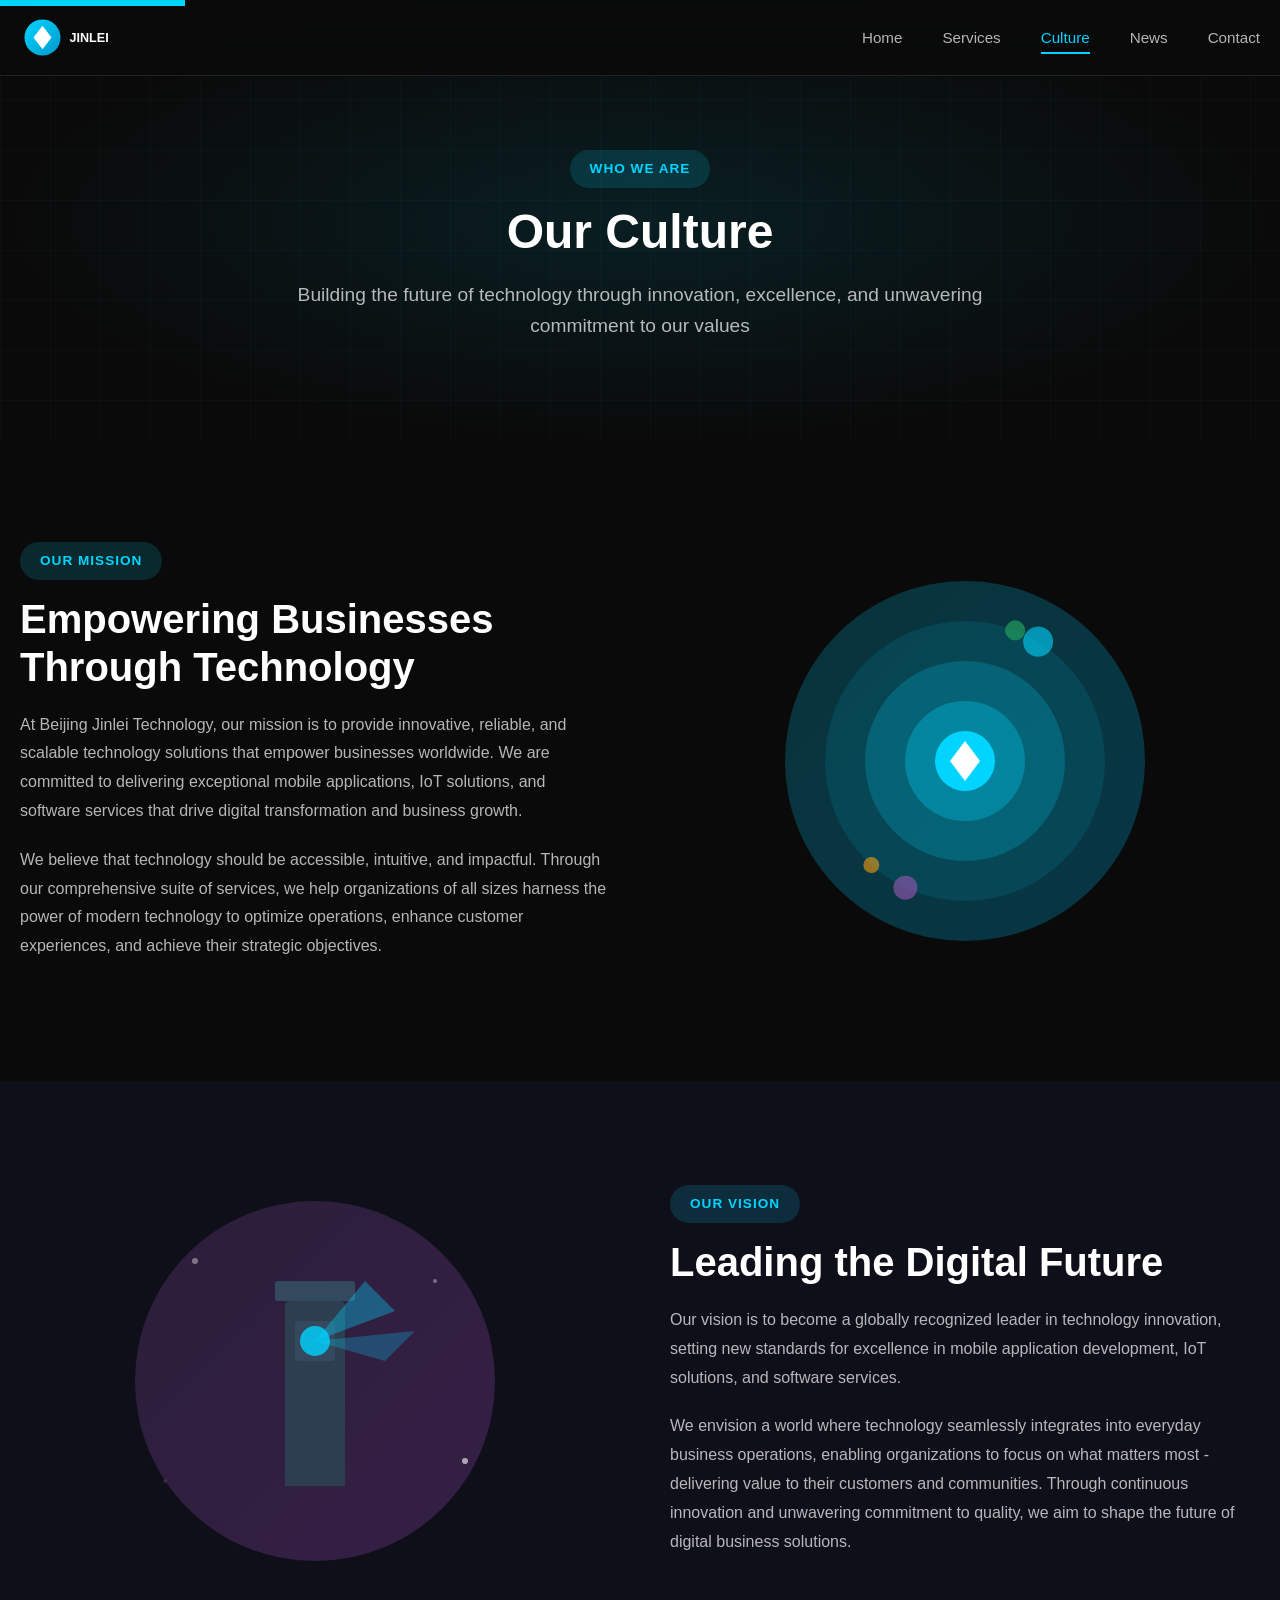
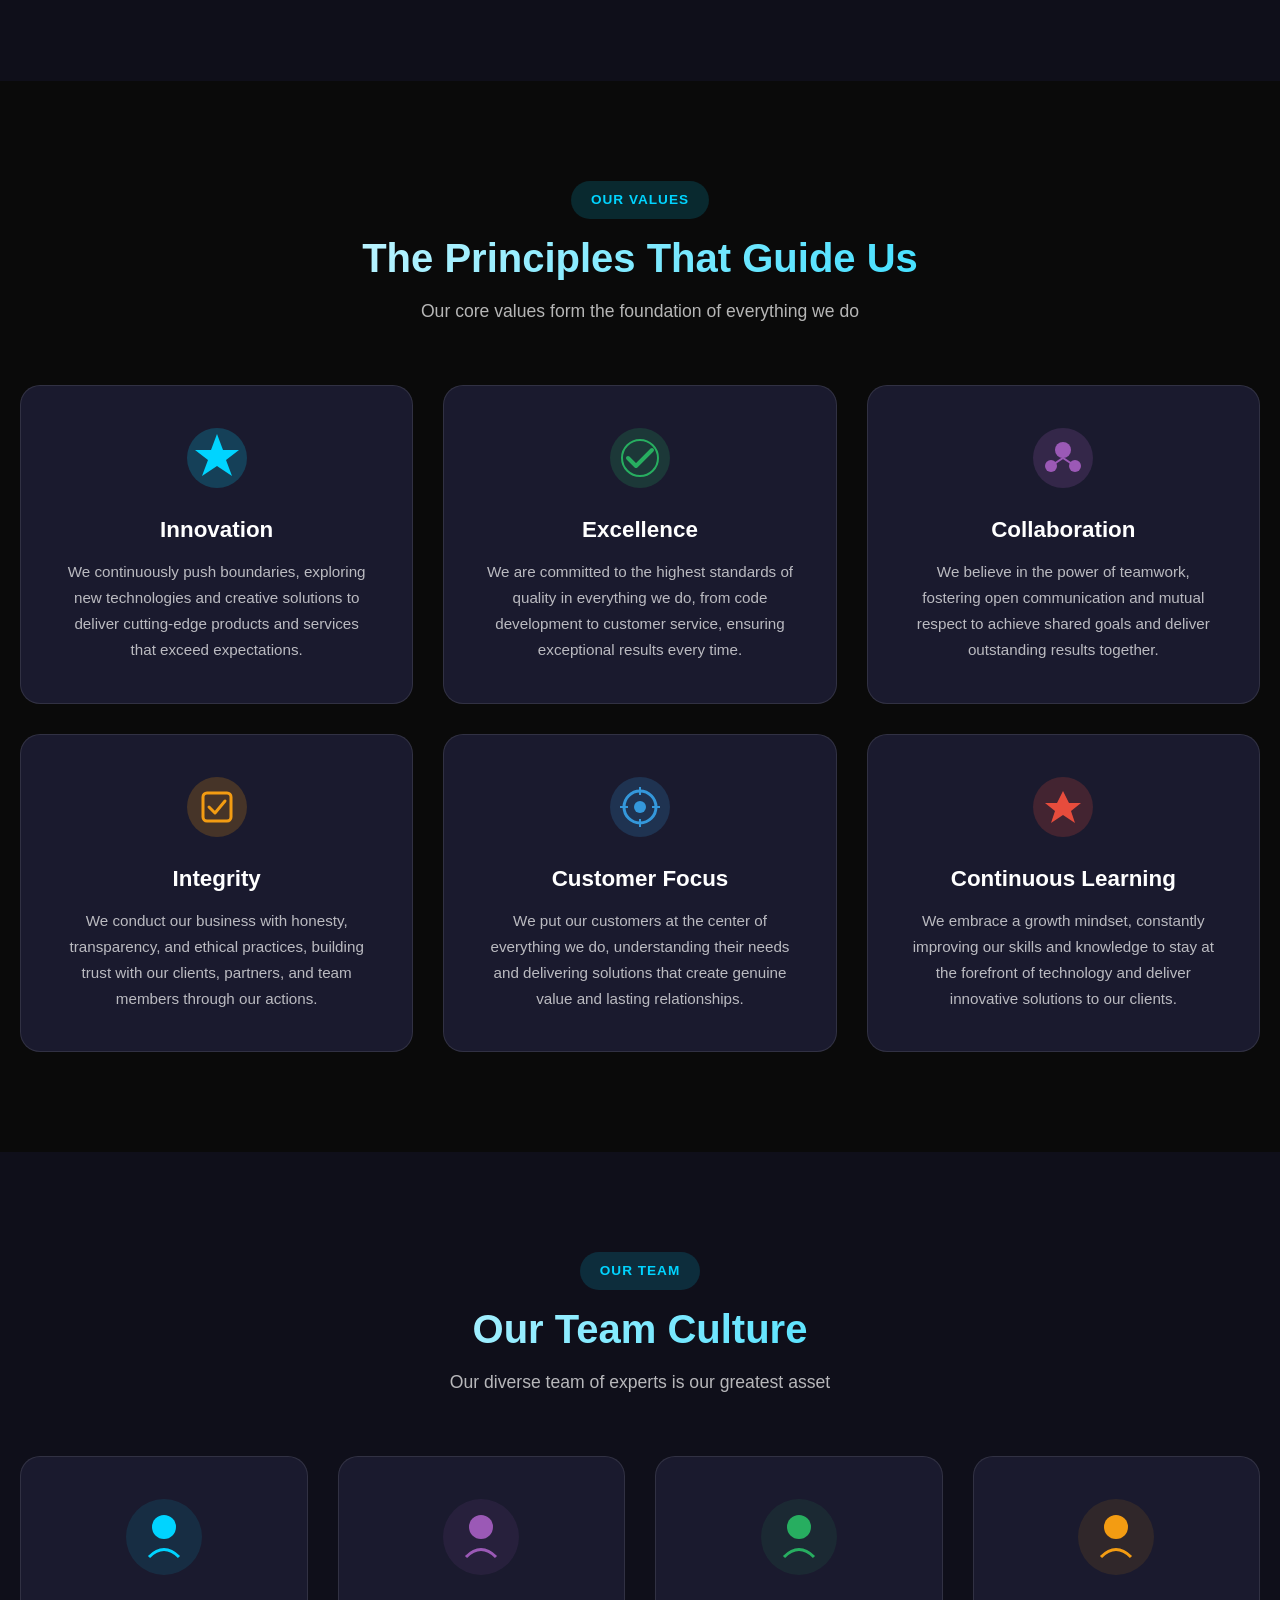
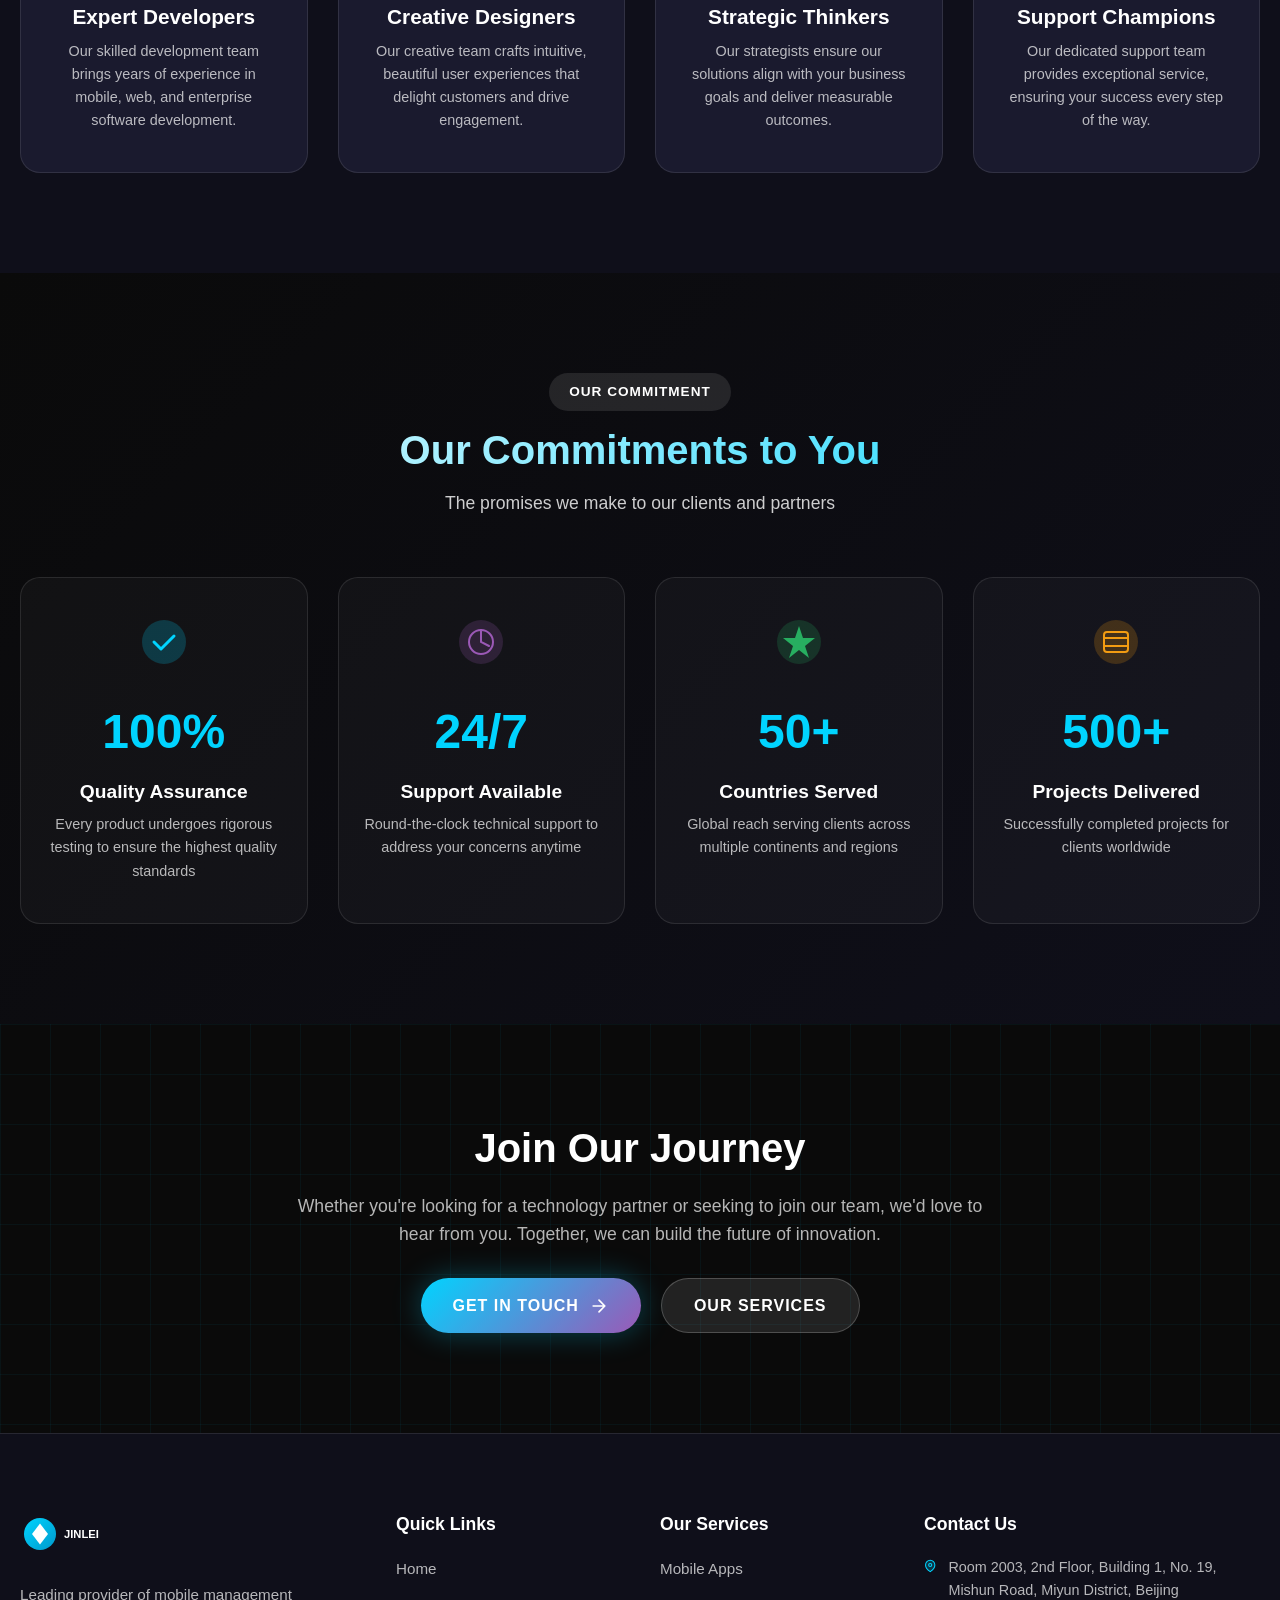
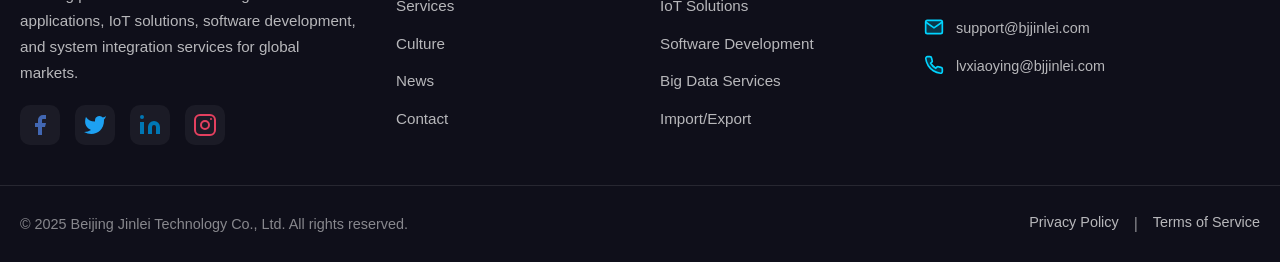
<file: culture.html>
<!DOCTYPE html>
<html lang="en">
<head>
    <meta charset="UTF-8">
    <meta name="viewport" content="width=device-width, initial-scale=1.0">
    <meta name="description" content="Beijing Jinlei Technology Culture - Our values, mission, vision, and commitment to innovation in technology solutions for global markets.">
    <meta name="keywords" content="company culture, values, mission, vision, innovation, technology company, corporate culture, Beijing Jinlei">
    <meta name="robots" content="index, follow">
    <meta name="author" content="Beijing Jinlei Technology Co., Ltd.">
    <meta name="theme-color" content="#0a0a0a">
    <meta property="og:title" content="Our Culture - Beijing Jinlei Technology Co., Ltd.">
    <meta property="og:description" content="Discover our company culture, values, and commitment to excellence in technology innovation.">
    <meta property="og:type" content="website">
    <meta property="og:url" content="https://bjjinlei.com/culture.html">
    <link rel="canonical" href="https://bjjinlei.com/culture.html">
    <title>Our Culture - Beijing Jinlei Technology Co., Ltd.</title>
    <link rel="stylesheet" href="css/style.css">
</head>
<body>
    <!-- Preloader -->
    <div class="preloader" id="preloader">
        <div class="preloader-content">
            <svg viewBox="0 0 100 100" width="80" height="80" class="preloader-logo">
                <defs>
                    <linearGradient id="preloaderGrad" x1="0%" y1="0%" x2="100%" y2="100%">
                        <stop offset="0%" style="stop-color:#00d4ff"/>
                        <stop offset="100%" style="stop-color:#0099cc"/>
                    </linearGradient>
                </defs>
                <circle cx="50" cy="50" r="45" fill="none" stroke="url(#preloaderGrad)" stroke-width="3" stroke-dasharray="283" stroke-dashoffset="0">
                    <animate attributeName="stroke-dashoffset" from="283" to="0" dur="2s" repeatCount="indefinite"/>
                </circle>
                <polygon points="50,20 80,50 50,80 20,50" fill="url(#preloaderGrad)" opacity="0.8"/>
            </svg>
            <p class="preloader-text">Loading Culture</p>
        </div>
    </div>

    <!-- Navigation -->
    <nav class="navbar" id="navbar">
        <div class="nav-container">
            <a href="index.html" class="logo">
                <svg viewBox="0 0 200 50" width="180" height="45">
                    <defs>
                        <linearGradient id="logoGrad" x1="0%" y1="0%" x2="100%" y2="100%">
                            <stop offset="0%" style="stop-color:#00d4ff"/>
                            <stop offset="100%" style="stop-color:#0099cc"/>
                        </linearGradient>
                    </defs>
                    <circle cx="25" cy="25" r="20" fill="url(#logoGrad)"/>
                    <polygon points="25,12 35,25 25,38 15,25" fill="white"/>
                    <text x="55" y="30" font-family="Segoe UI, Roboto, Arial, sans-serif" font-size="14" font-weight="700" fill="#ffffff">JINLEI</text>
                </svg>
            </a>
            <ul class="nav-menu" id="navMenu">
                <li><a href="index.html">Home</a></li>
                <li><a href="services.html">Services</a></li>
                <li><a href="culture.html" class="active">Culture</a></li>
                <li><a href="news.html">News</a></li>
                <li><a href="contact.html">Contact</a></li>
            </ul>
            <button class="menu-toggle" id="menuToggle" aria-label="Toggle menu">
                <svg viewBox="0 0 24 24" width="24" height="24" class="menu-icon">
                    <path class="menu-line" d="M3 12h18" stroke="currentColor" stroke-width="2" stroke-linecap="round"/>
                    <path class="menu-line" d="M3 6h18" stroke="currentColor" stroke-width="2" stroke-linecap="round"/>
                    <path class="menu-line" d="M3 18h18" stroke="currentColor" stroke-width="2" stroke-linecap="round"/>
                </svg>
            </button>
        </div>
    </nav>

    <!-- Mobile Menu Overlay -->
    <div class="mobile-menu-overlay" id="mobileMenuOverlay">
        <ul class="mobile-menu">
            <li><a href="index.html">Home</a></li>
            <li><a href="services.html">Services</a></li>
            <li><a href="culture.html">Culture</a></li>
            <li><a href="news.html">News</a></li>
            <li><a href="contact.html">Contact</a></li>
        </ul>
    </div>

    <!-- Page Header -->
    <section class="page-header">
        <div class="page-header-background">
            <div class="hero-grid"></div>
            <div class="hero-gradient"></div>
        </div>
        <div class="page-header-content">
            <span class="section-badge animate-on-scroll">Who We Are</span>
            <h1 class="animate-on-scroll">Our Culture</h1>
            <p class="animate-on-scroll">Building the future of technology through innovation, excellence, and unwavering commitment to our values</p>
        </div>
    </section>

    <!-- Mission Section -->
    <section class="mission-section">
        <div class="container">
            <div class="mission-content">
                <div class="mission-text animate-on-scroll">
                    <span class="section-badge">Our Mission</span>
                    <h2>Empowering Businesses Through Technology</h2>
                    <p>At Beijing Jinlei Technology, our mission is to provide innovative, reliable, and scalable technology solutions that empower businesses worldwide. We are committed to delivering exceptional mobile applications, IoT solutions, and software services that drive digital transformation and business growth.</p>
                    <p>We believe that technology should be accessible, intuitive, and impactful. Through our comprehensive suite of services, we help organizations of all sizes harness the power of modern technology to optimize operations, enhance customer experiences, and achieve their strategic objectives.</p>
                </div>
                <div class="mission-visual animate-on-scroll">
                    <svg viewBox="0 0 400 400" width="400" height="400">
                        <defs>
                            <linearGradient id="missionGrad" x1="0%" y1="0%" x2="100%" y2="100%">
                                <stop offset="0%" style="stop-color:#00d4ff;stop-opacity:0.2"/>
                                <stop offset="100%" style="stop-color:#0099cc;stop-opacity:0.3"/>
                            </linearGradient>
                        </defs>
                        <circle cx="200" cy="200" r="180" fill="url(#missionGrad)"/>
                        <circle cx="200" cy="200" r="140" fill="rgba(0,212,255,0.1)"/>
                        <circle cx="200" cy="200" r="100" fill="rgba(0,212,255,0.2)"/>
                        <circle cx="200" cy="200" r="60" fill="rgba(0,212,255,0.3)"/>
                        <circle cx="200" cy="200" r="30" fill="#00d4ff"/>
                        <polygon points="200,180 215,200 200,220 185,200" fill="white"/>
                        <!-- Orbiting elements -->
                        <circle cx="200" cy="60" r="15" fill="#00d4ff" opacity="0.6">
                            <animateTransform attributeName="transform" type="rotate" from="0 200 200" to="360 200 200" dur="20s" repeatCount="indefinite"/>
                        </circle>
                        <circle cx="340" cy="200" r="12" fill="#9b59b6" opacity="0.6">
                            <animateTransform attributeName="transform" type="rotate" from="90 200 200" to="450 200 200" dur="25s" repeatCount="indefinite"/>
                        </circle>
                        <circle cx="200" cy="340" r="10" fill="#27ae60" opacity="0.6">
                            <animateTransform attributeName="transform" type="rotate" from="180 200 200" to="540 200 200" dur="30s" repeatCount="indefinite"/>
                        </circle>
                        <circle cx="60" cy="200" r="8" fill="#f39c12" opacity="0.6">
                            <animateTransform attributeName="transform" type="rotate" from="270 200 200" to="630 200 200" dur="15s" repeatCount="indefinite"/>
                        </circle>
                    </svg>
                </div>
            </div>
        </div>
    </section>

    <!-- Vision Section -->
    <section class="vision-section">
        <div class="container">
            <div class="vision-content">
                <div class="vision-visual animate-on-scroll">
                    <svg viewBox="0 0 400 400" width="400" height="400">
                        <defs>
                            <linearGradient id="visionGrad" x1="0%" y1="0%" x2="100%" y2="100%">
                                <stop offset="0%" style="stop-color:#9b59b6;stop-opacity:0.2"/>
                                <stop offset="100%" style="stop-color:#8e44ad;stop-opacity:0.3"/>
                            </linearGradient>
                        </defs>
                        <circle cx="200" cy="200" r="180" fill="url(#visionGrad)"/>
                        <!-- Lighthouse/Telescope -->
                        <rect x="170" y="120" width="60" height="180" rx="5" fill="#2c3e50"/>
                        <rect x="180" y="140" width="40" height="40" rx="3" fill="#34495e"/>
                        <circle cx="200" cy="160" r="15" fill="#00d4ff" opacity="0.8"/>
                        <path d="M170 300 L200 300 L230 300" stroke="#2c3e50" stroke-width="10"/>
                        <rect x="160" y="100" width="80" height="20" rx="3" fill="#34495e"/>
                        <!-- Light beam -->
                        <path d="M200 160 L250 100 L280 130 L200 160" fill="#00d4ff" opacity="0.3">
                            <animate attributeName="opacity" values="0.3;0.5;0.3" dur="2s" repeatCount="indefinite"/>
                        </path>
                        <path d="M200 160 L270 180 L300 150 L200 160" fill="#00d4ff" opacity="0.2">
                            <animate attributeName="opacity" values="0.2;0.4;0.2" dur="2s" repeatCount="indefinite"/>
                        </path>
                        <!-- Stars -->
                        <circle cx="80" cy="80" r="3" fill="white" opacity="0.8">
                            <animate attributeName="opacity" values="0.8;0.3;0.8" dur="3s" repeatCount="indefinite"/>
                        </circle>
                        <circle cx="320" cy="100" r="2" fill="white" opacity="0.6">
                            <animate attributeName="opacity" values="0.6;0.2;0.6" dur="2.5s" repeatCount="indefinite"/>
                        </circle>
                        <circle cx="350" cy="280" r="3" fill="white" opacity="0.7">
                            <animate attributeName="opacity" values="0.7;0.3;0.7" dur="2s" repeatCount="indefinite"/>
                        </circle>
                        <circle cx="50" cy="300" r="2" fill="white" opacity="0.5">
                            <animate attributeName="opacity" values="0.5;0.1;0.5" dur="3.5s" repeatCount="indefinite"/>
                        </circle>
                    </svg>
                </div>
                <div class="vision-text animate-on-scroll">
                    <span class="section-badge">Our Vision</span>
                    <h2>Leading the Digital Future</h2>
                    <p>Our vision is to become a globally recognized leader in technology innovation, setting new standards for excellence in mobile application development, IoT solutions, and software services.</p>
                    <p>We envision a world where technology seamlessly integrates into everyday business operations, enabling organizations to focus on what matters most - delivering value to their customers and communities. Through continuous innovation and unwavering commitment to quality, we aim to shape the future of digital business solutions.</p>
                </div>
            </div>
        </div>
    </section>

    <!-- Values Section -->
    <section class="values-section">
        <div class="container">
            <div class="section-header animate-on-scroll">
                <span class="section-badge">Our Values</span>
                <h2 class="section-title">The Principles That Guide Us</h2>
                <p class="section-subtitle">Our core values form the foundation of everything we do</p>
            </div>
            <div class="values-grid">
                <div class="value-card animate-on-scroll">
                    <div class="value-icon">
                        <svg viewBox="0 0 64 64" width="64" height="64">
                            <circle cx="32" cy="32" r="30" fill="rgba(0, 212, 255, 0.2)"/>
                            <path d="M32 8L38 24H54L41 34L47 50L32 40L17 50L23 34L10 24H26L32 8Z" fill="#00d4ff"/>
                        </svg>
                    </div>
                    <h3>Innovation</h3>
                    <p>We continuously push boundaries, exploring new technologies and creative solutions to deliver cutting-edge products and services that exceed expectations.</p>
                </div>
                <div class="value-card animate-on-scroll">
                    <div class="value-icon">
                        <svg viewBox="0 0 64 64" width="64" height="64">
                            <circle cx="32" cy="32" r="30" fill="rgba(39, 174, 96, 0.2)"/>
                            <path d="M20 32L28 40L44 24" stroke="#27ae60" stroke-width="4" fill="none" stroke-linecap="round" stroke-linejoin="round"/>
                            <circle cx="32" cy="32" r="18" fill="none" stroke="#27ae60" stroke-width="2"/>
                        </svg>
                    </div>
                    <h3>Excellence</h3>
                    <p>We are committed to the highest standards of quality in everything we do, from code development to customer service, ensuring exceptional results every time.</p>
                </div>
                <div class="value-card animate-on-scroll">
                    <div class="value-icon">
                        <svg viewBox="0 0 64 64" width="64" height="64">
                            <circle cx="32" cy="32" r="30" fill="rgba(155, 89, 182, 0.2)"/>
                            <circle cx="32" cy="24" r="8" fill="#9b59b6"/>
                            <circle cx="20" cy="40" r="6" fill="#9b59b6"/>
                            <circle cx="44" cy="40" r="6" fill="#9b59b6"/>
                            <path d="M20 40 L32 32 L44 40" stroke="#9b59b6" stroke-width="2" fill="none"/>
                        </svg>
                    </div>
                    <h3>Collaboration</h3>
                    <p>We believe in the power of teamwork, fostering open communication and mutual respect to achieve shared goals and deliver outstanding results together.</p>
                </div>
                <div class="value-card animate-on-scroll">
                    <div class="value-icon">
                        <svg viewBox="0 0 64 64" width="64" height="64">
                            <circle cx="32" cy="32" r="30" fill="rgba(243, 156, 18, 0.2)"/>
                            <rect x="18" y="18" width="28" height="28" rx="4" fill="none" stroke="#f39c12" stroke-width="3"/>
                            <path d="M24 32L30 38L40 26" stroke="#f39c12" stroke-width="3" fill="none" stroke-linecap="round" stroke-linejoin="round"/>
                        </svg>
                    </div>
                    <h3>Integrity</h3>
                    <p>We conduct our business with honesty, transparency, and ethical practices, building trust with our clients, partners, and team members through our actions.</p>
                </div>
                <div class="value-card animate-on-scroll">
                    <div class="value-icon">
                        <svg viewBox="0 0 64 64" width="64" height="64">
                            <circle cx="32" cy="32" r="30" fill="rgba(52, 152, 219, 0.2)"/>
                            <circle cx="32" cy="32" r="16" fill="none" stroke="#3498db" stroke-width="3"/>
                            <circle cx="32" cy="32" r="6" fill="#3498db"/>
                            <path d="M32 12V20 M32 44V52 M12 32H20 M44 32H52" stroke="#3498db" stroke-width="2"/>
                        </svg>
                    </div>
                    <h3>Customer Focus</h3>
                    <p>We put our customers at the center of everything we do, understanding their needs and delivering solutions that create genuine value and lasting relationships.</p>
                </div>
                <div class="value-card animate-on-scroll">
                    <div class="value-icon">
                        <svg viewBox="0 0 64 64" width="64" height="64">
                            <circle cx="32" cy="32" r="30" fill="rgba(231, 76, 60, 0.2)"/>
                            <path d="M32 16L38 28H50L40 36L44 48L32 40L20 48L24 36L14 28H26L32 16Z" fill="#e74c3c"/>
                        </svg>
                    </div>
                    <h3>Continuous Learning</h3>
                    <p>We embrace a growth mindset, constantly improving our skills and knowledge to stay at the forefront of technology and deliver innovative solutions to our clients.</p>
                </div>
            </div>
        </div>
    </section>

    <!-- Team Culture Section -->
    <section class="team-section">
        <div class="container">
            <div class="section-header animate-on-scroll">
                <span class="section-badge">Our Team</span>
                <h2 class="section-title">Our Team Culture</h2>
                <p class="section-subtitle">Our diverse team of experts is our greatest asset</p>
            </div>
            <div class="team-grid">
                <div class="team-card animate-on-scroll">
                    <div class="team-icon">
                        <svg viewBox="0 0 80 80" width="80" height="80">
                            <circle cx="40" cy="40" r="38" fill="rgba(0, 212, 255, 0.1)"/>
                            <circle cx="40" cy="30" r="12" fill="#00d4ff"/>
                            <path d="M25 60 Q40 45 55 60" stroke="#00d4ff" stroke-width="3" fill="none"/>
                        </svg>
                    </div>
                    <h3>Expert Developers</h3>
                    <p>Our skilled development team brings years of experience in mobile, web, and enterprise software development.</p>
                </div>
                <div class="team-card animate-on-scroll">
                    <div class="team-icon">
                        <svg viewBox="0 0 80 80" width="80" height="80">
                            <circle cx="40" cy="40" r="38" fill="rgba(155, 89, 182, 0.1)"/>
                            <circle cx="40" cy="30" r="12" fill="#9b59b6"/>
                            <path d="M25 60 Q40 45 55 60" stroke="#9b59b6" stroke-width="3" fill="none"/>
                        </svg>
                    </div>
                    <h3>Creative Designers</h3>
                    <p>Our creative team crafts intuitive, beautiful user experiences that delight customers and drive engagement.</p>
                </div>
                <div class="team-card animate-on-scroll">
                    <div class="team-icon">
                        <svg viewBox="0 0 80 80" width="80" height="80">
                            <circle cx="40" cy="40" r="38" fill="rgba(39, 174, 96, 0.1)"/>
                            <circle cx="40" cy="30" r="12" fill="#27ae60"/>
                            <path d="M25 60 Q40 45 55 60" stroke="#27ae60" stroke-width="3" fill="none"/>
                        </svg>
                    </div>
                    <h3>Strategic Thinkers</h3>
                    <p>Our strategists ensure our solutions align with your business goals and deliver measurable outcomes.</p>
                </div>
                <div class="team-card animate-on-scroll">
                    <div class="team-icon">
                        <svg viewBox="0 0 80 80" width="80" height="80">
                            <circle cx="40" cy="40" r="38" fill="rgba(243, 156, 18, 0.1)"/>
                            <circle cx="40" cy="30" r="12" fill="#f39c12"/>
                            <path d="M25 60 Q40 45 55 60" stroke="#f39c12" stroke-width="3" fill="none"/>
                        </svg>
                    </div>
                    <h3>Support Champions</h3>
                    <p>Our dedicated support team provides exceptional service, ensuring your success every step of the way.</p>
                </div>
            </div>
        </div>
    </section>

    <!-- Commitment Section -->
    <section class="commitment-section">
        <div class="container">
            <div class="section-header animate-on-scroll">
                <span class="section-badge" style="background: rgba(255,255,255,0.1); color: white;">Our Commitment</span>
                <h2 class="section-title" style="color: white;">Our Commitments to You</h2>
                <p class="section-subtitle" style="color: rgba(255,255,255,0.8);">The promises we make to our clients and partners</p>
            </div>
            <div class="commitment-grid">
                <div class="commitment-item animate-on-scroll">
                    <div class="commitment-icon">
                        <svg viewBox="0 0 48 48" width="48" height="48">
                            <circle cx="24" cy="24" r="22" fill="rgba(0, 212, 255, 0.2)"/>
                            <path d="M14 24L21 31L34 18" stroke="#00d4ff" stroke-width="3" fill="none" stroke-linecap="round" stroke-linejoin="round"/>
                        </svg>
                    </div>
                    <div class="commitment-number">100%</div>
                    <h3>Quality Assurance</h3>
                    <p>Every product undergoes rigorous testing to ensure the highest quality standards</p>
                </div>
                <div class="commitment-item animate-on-scroll">
                    <div class="commitment-icon">
                        <svg viewBox="0 0 48 48" width="48" height="48">
                            <circle cx="24" cy="24" r="22" fill="rgba(155, 89, 182, 0.2)"/>
                            <circle cx="24" cy="24" r="12" fill="none" stroke="#9b59b6" stroke-width="2"/>
                            <path d="M24 12V24L32 28" stroke="#9b59b6" stroke-width="2" fill="none" stroke-linecap="round"/>
                        </svg>
                    </div>
                    <div class="commitment-number">24/7</div>
                    <h3>Support Available</h3>
                    <p>Round-the-clock technical support to address your concerns anytime</p>
                </div>
                <div class="commitment-item animate-on-scroll">
                    <div class="commitment-icon">
                        <svg viewBox="0 0 48 48" width="48" height="48">
                            <circle cx="24" cy="24" r="22" fill="rgba(39, 174, 96, 0.2)"/>
                            <path d="M24 8L28 20H40L30 28L34 40L24 32L14 40L18 28L8 20H20L24 8Z" fill="#27ae60"/>
                        </svg>
                    </div>
                    <div class="commitment-number">50+</div>
                    <h3>Countries Served</h3>
                    <p>Global reach serving clients across multiple continents and regions</p>
                </div>
                <div class="commitment-item animate-on-scroll">
                    <div class="commitment-icon">
                        <svg viewBox="0 0 48 48" width="48" height="48">
                            <circle cx="24" cy="24" r="22" fill="rgba(243, 156, 18, 0.2)"/>
                            <rect x="12" y="14" width="24" height="20" rx="3" fill="none" stroke="#f39c12" stroke-width="2"/>
                            <path d="M12 20H36M12 28H36" stroke="#f39c12" stroke-width="2"/>
                        </svg>
                    </div>
                    <div class="commitment-number">500+</div>
                    <h3>Projects Delivered</h3>
                    <p>Successfully completed projects for clients worldwide</p>
                </div>
            </div>
        </div>
    </section>

    <!-- CTA Section -->
    <section class="cta" id="cta">
        <div class="cta-background">
            <div class="cta-grid"></div>
        </div>
        <div class="container">
            <div class="cta-content animate-on-scroll">
                <h2>Join Our Journey</h2>
                <p>Whether you're looking for a technology partner or seeking to join our team, we'd love to hear from you. Together, we can build the future of innovation.</p>
                <div class="cta-buttons">
                    <a href="contact.html" class="btn btn-primary">
                        <span>Get in Touch</span>
                        <svg viewBox="0 0 24 24" width="20" height="20">
                            <path d="M5 12h14M12 5l7 7-7 7" stroke="currentColor" stroke-width="2" fill="none" stroke-linecap="round" stroke-linejoin="round"/>
                        </svg>
                    </a>
                    <a href="services.html" class="btn btn-secondary-dark">
                        <span>Our Services</span>
                    </a>
                </div>
            </div>
        </div>
    </section>

    <!-- Footer -->
    <footer class="footer" id="footer">
        <div class="footer-top">
            <div class="container">
                <div class="footer-content">
                    <div class="footer-section footer-brand">
                        <a href="index.html" class="footer-logo">
                            <svg viewBox="0 0 200 50" width="160" height="40">
                                <defs>
                                    <linearGradient id="footerLogoGrad" x1="0%" y1="0%" x2="100%" y2="100%">
                                        <stop offset="0%" style="stop-color:#00d4ff"/>
                                        <stop offset="100%" style="stop-color:#0099cc"/>
                                    </linearGradient>
                                </defs>
                                <circle cx="25" cy="25" r="20" fill="url(#footerLogoGrad)"/>
                                <polygon points="25,12 35,25 25,38 15,25" fill="white"/>
                                <text x="55" y="30" font-family="Segoe UI, Roboto, Arial, sans-serif" font-size="14" font-weight="700" fill="#ffffff">JINLEI</text>
                            </svg>
                        </a>
                        <p>Leading provider of mobile management applications, IoT solutions, software development, and system integration services for global markets.</p>
                        <div class="social-links">
                            <a href="#" aria-label="Facebook">
                                <svg viewBox="0 0 24 24" width="24" height="24">
                                    <path d="M18 2h-3a5 5 0 00-5 5v3H7v4h3v8h4v-8h3l1-4h-4V7a1 1 0 011-1h3z" fill="#4267B2"/>
                                </svg>
                            </a>
                            <a href="#" aria-label="Twitter">
                                <svg viewBox="0 0 24 24" width="24" height="24">
                                    <path d="M23 3a10.9 10.9 0 01-3.14 1.53 4.48 4.48 0 00-7.86 3v1A10.66 10.66 0 013 4s-4 9 5 13a11.64 11.64 0 01-7 2c9 5 20 0 20-11.5a4.5 4.5 0 00-.08-.83A7.72 7.72 0 0023 3z" fill="#1DA1F2"/>
                                </svg>
                            </a>
                            <a href="#" aria-label="LinkedIn">
                                <svg viewBox="0 0 24 24" width="24" height="24">
                                    <path d="M16 8a6 6 0 016 6v7h-4v-7a2 2 0 00-2-2 2 2 0 00-2 2v7h-4v-7a6 6 0 016-6zM2 9h4v12H2zM4 6a2 2 0 100-4 2 2 0 000 4z" fill="#0077B5"/>
                                </svg>
                            </a>
                            <a href="#" aria-label="Instagram">
                                <svg viewBox="0 0 24 24" width="24" height="24">
                                    <rect x="2" y="2" width="20" height="20" rx="5" stroke="#E4405F" stroke-width="2" fill="none"/>
                                    <circle cx="12" cy="12" r="4" stroke="#E4405F" stroke-width="2" fill="none"/>
                                    <circle cx="18" cy="6" r="1" fill="#E4405F"/>
                                </svg>
                            </a>
                        </div>
                    </div>
                    <div class="footer-section">
                        <h4>Quick Links</h4>
                        <ul>
                            <li><a href="index.html">Home</a></li>
                            <li><a href="services.html">Services</a></li>
                            <li><a href="culture.html">Culture</a></li>
                            <li><a href="news.html">News</a></li>
                            <li><a href="contact.html">Contact</a></li>
                        </ul>
                    </div>
                    <div class="footer-section">
                        <h4>Our Services</h4>
                        <ul>
                            <li><a href="services.html#mobile">Mobile Apps</a></li>
                            <li><a href="services.html#iot">IoT Solutions</a></li>
                            <li><a href="services.html#software">Software Development</a></li>
                            <li><a href="services.html#bigdata">Big Data Services</a></li>
                            <li><a href="services.html#export">Import/Export</a></li>
                        </ul>
                    </div>
                    <div class="footer-section">
                        <h4>Contact Us</h4>
                        <p class="contact-item">
                            <svg viewBox="0 0 24 24" width="20" height="20">
                                <path d="M21 10c0 7-9 13-9 13s-9-6-9-13a9 9 0 0118 0z" fill="rgba(0,212,255,0.2)" stroke="#00d4ff" stroke-width="2"/>
                                <circle cx="12" cy="10" r="3" fill="none" stroke="#00d4ff" stroke-width="2"/>
                            </svg>
                            <span>Room 2003, 2nd Floor, Building 1, No. 19, Mishun Road, Miyun District, Beijing</span>
                        </p>
                        <p class="contact-item">
                            <svg viewBox="0 0 24 24" width="20" height="20">
                                <path d="M4 4h16c1.1 0 2 .9 2 2v12c0 1.1-.9 2-2 2H4c-1.1 0-2-.9-2-2V6c0-1.1.9-2 2-2z" fill="rgba(0,212,255,0.2)" stroke="#00d4ff" stroke-width="2"/>
                                <polyline points="22,6 12,13 2,6" fill="none" stroke="#00d4ff" stroke-width="2"/>
                            </svg>
                            <span>support@bjjinlei.com</span>
                        </p>
                        <p class="contact-item">
                            <svg viewBox="0 0 24 24" width="20" height="20">
                                <path d="M22 16.92v3a2 2 0 01-2.18 2 19.79 19.79 0 01-8.63-3.07 19.5 19.5 0 01-6-6 19.79 19.79 0 01-3.07-8.67A2 2 0 014.11 2h3a2 2 0 012 1.72 12.84 12.84 0 00.7 2.81 2 2 0 01-.45 2.11L8.09 9.91a16 16 0 006 6l1.27-1.27a2 2 0 012.11-.45 12.84 12.84 0 002.81.7A2 2 0 0122 16.92z" fill="rgba(0,212,255,0.2)" stroke="#00d4ff" stroke-width="2"/>
                            </svg>
                            <span>lvxiaoying@bjjinlei.com</span>
                        </p>
                    </div>
                </div>
            </div>
        </div>
        <div class="footer-bottom">
            <div class="container">
                <div class="footer-bottom-content">
                    <p>&copy; 2025 Beijing Jinlei Technology Co., Ltd. All rights reserved.</p>
                    <div class="footer-legal">
                        <a href="privacy.html">Privacy Policy</a>
                        <span class="separator">|</span>
                        <a href="terms.html">Terms of Service</a>
                    </div>
                </div>
            </div>
        </div>
    </footer>

    <script src="js/main.js"></script>
</body>
</html>
</file>
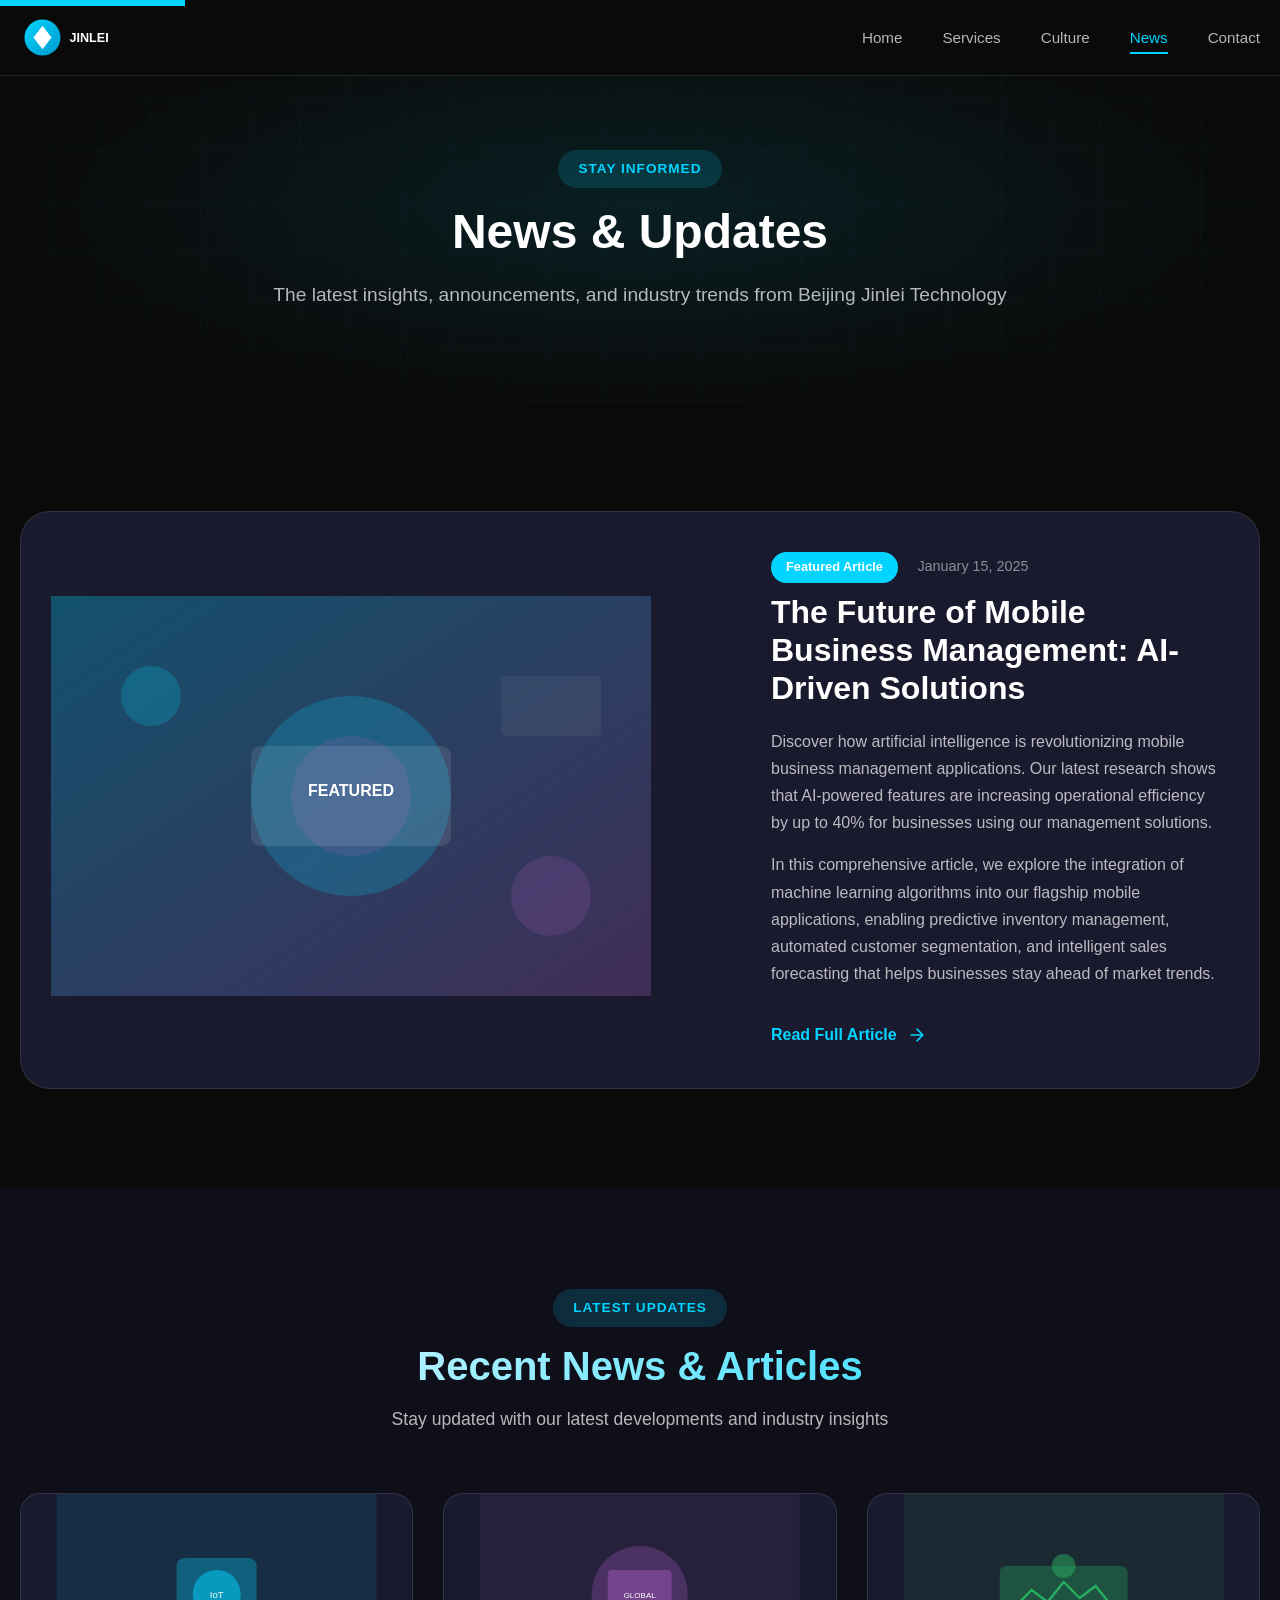
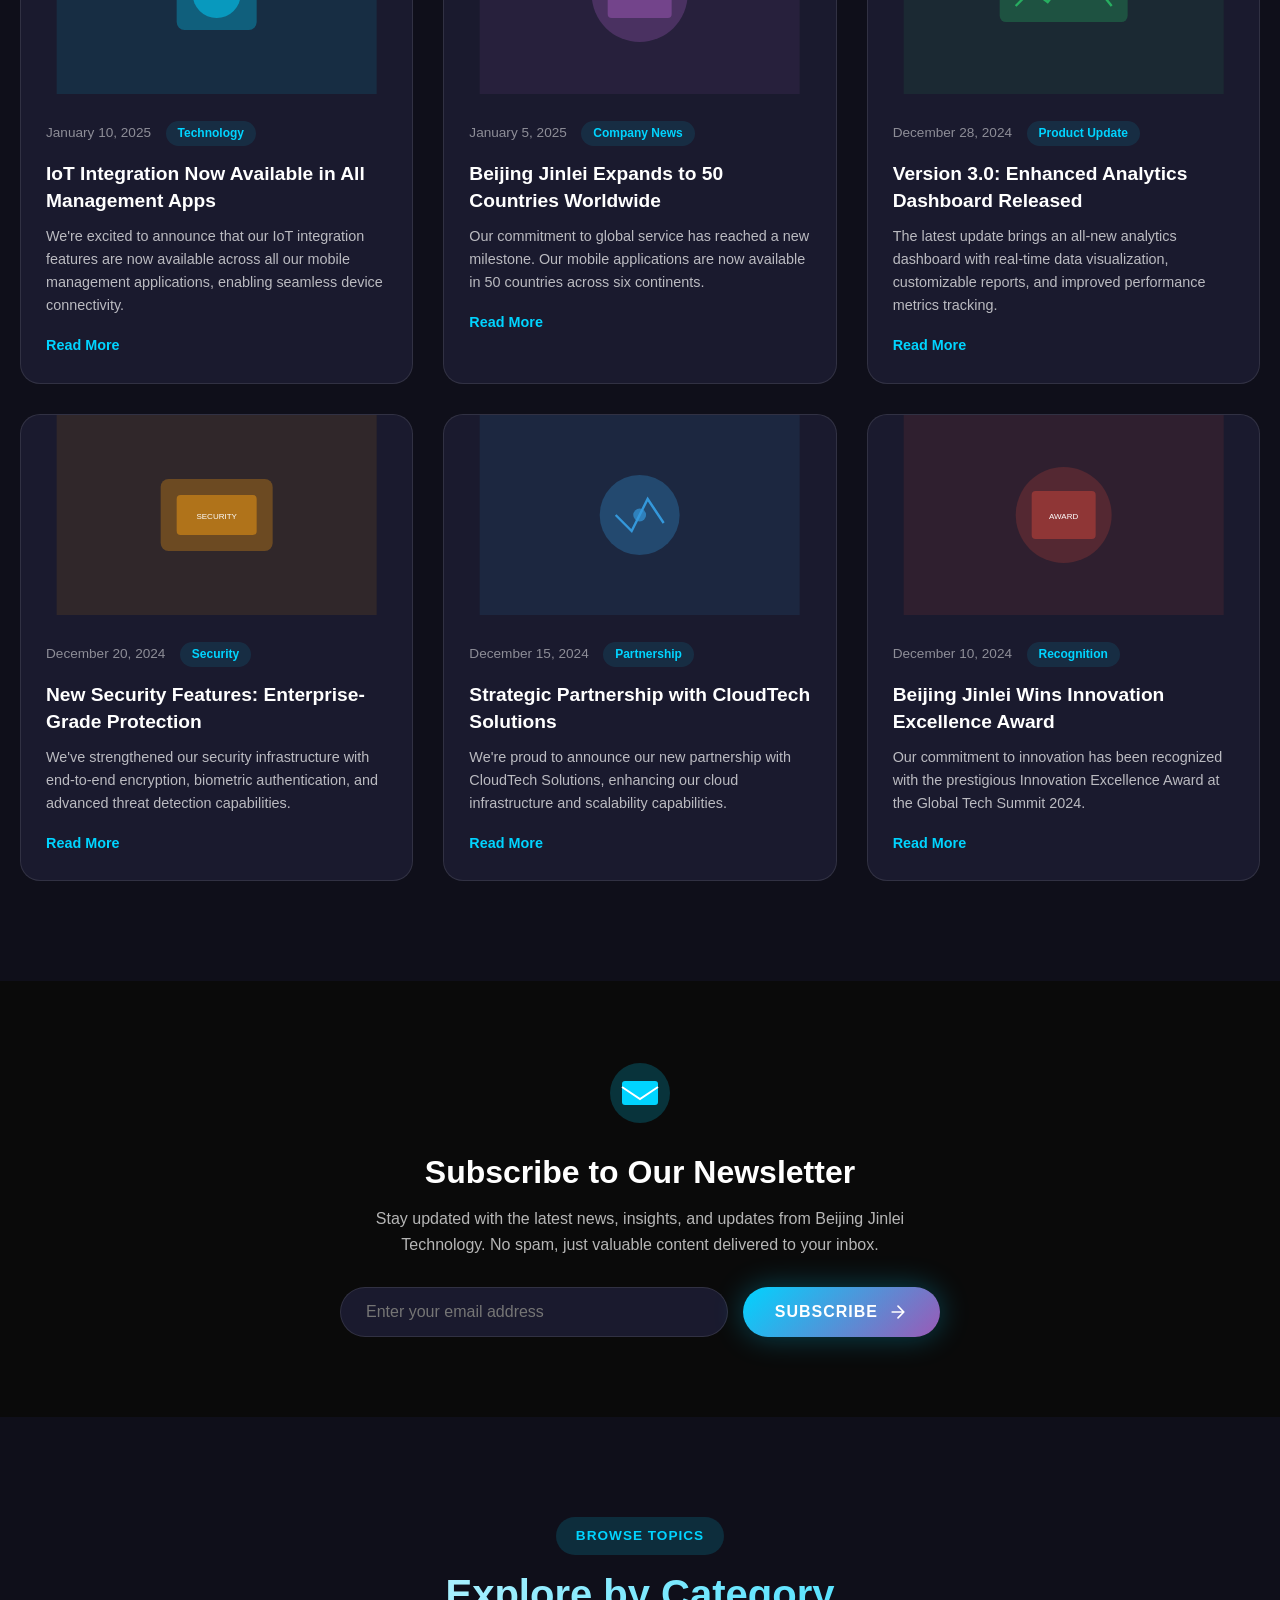
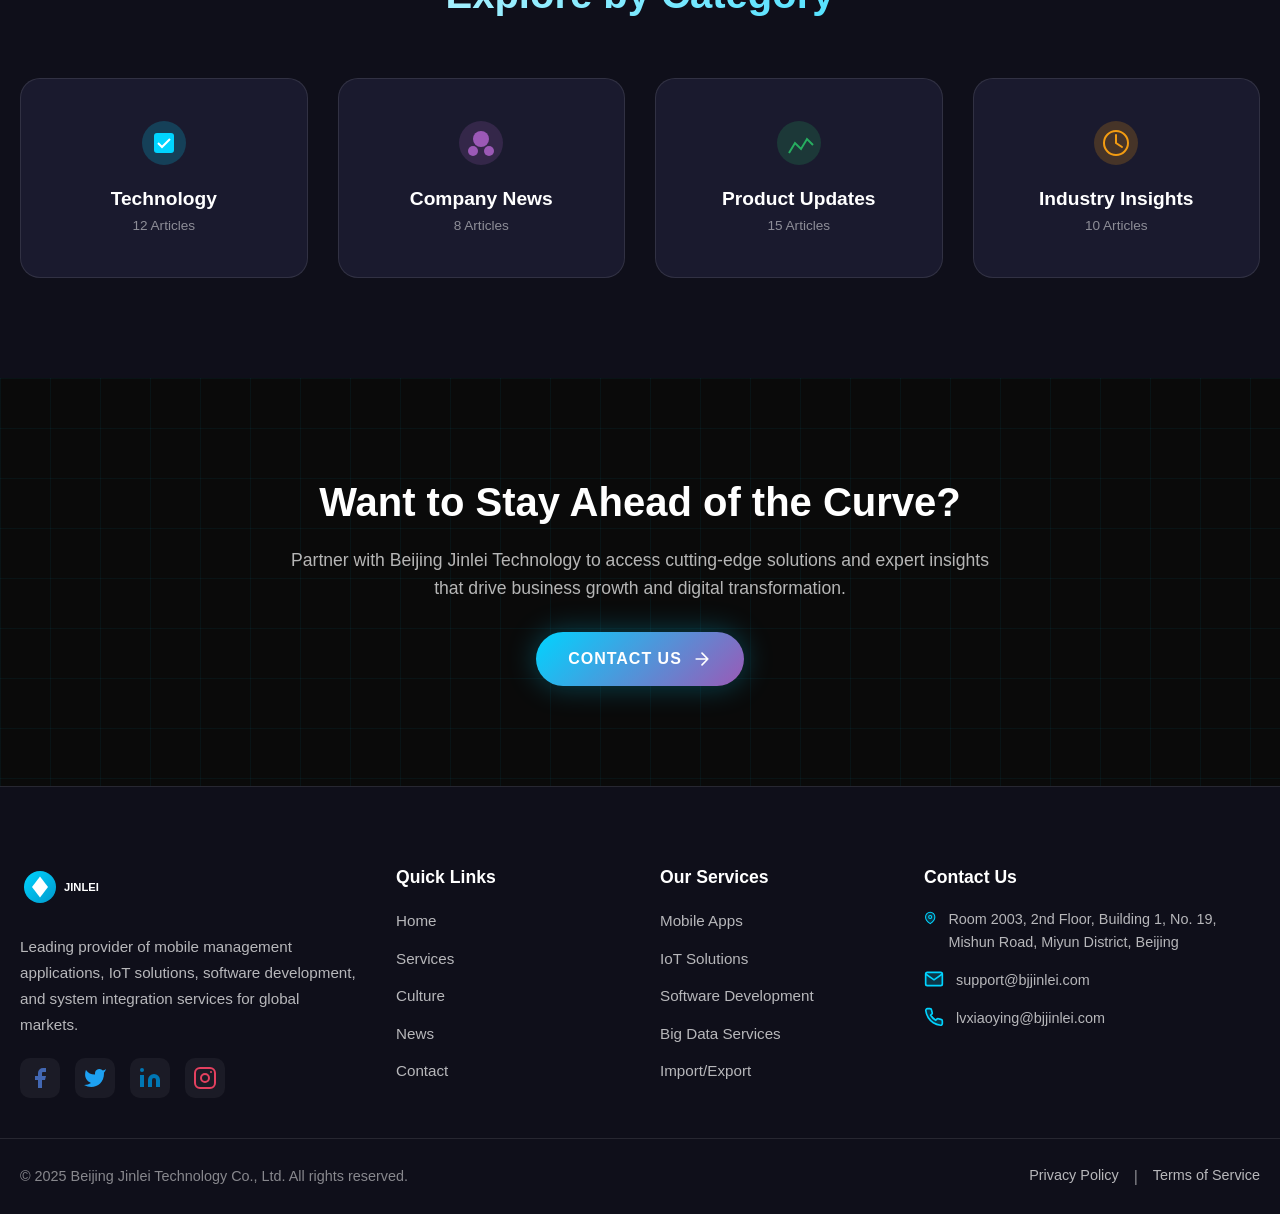
<file: news.html>
<!DOCTYPE html>
<html lang="en">
<head>
    <meta charset="UTF-8">
    <meta name="viewport" content="width=device-width, initial-scale=1.0">
    <meta name="description" content="Beijing Jinlei Technology News - Latest updates, industry insights, company announcements, and technology trends from our team.">
    <meta name="keywords" content="tech news, company updates, mobile app development, IoT trends, software development news, Beijing Jinlei">
    <meta name="robots" content="index, follow">
    <meta name="author" content="Beijing Jinlei Technology Co., Ltd.">
    <meta name="theme-color" content="#0a0a0a">
    <meta property="og:title" content="News & Updates - Beijing Jinlei Technology Co., Ltd.">
    <meta property="og:description" content="Stay updated with the latest news, insights, and announcements from Beijing Jinlei Technology.">
    <meta property="og:type" content="website">
    <meta property="og:url" content="https://bjjinlei.com/news.html">
    <link rel="canonical" href="https://bjjinlei.com/news.html">
    <title>News & Updates - Beijing Jinlei Technology Co., Ltd.</title>
    <link rel="stylesheet" href="css/style.css">
</head>
<body>
    <!-- Preloader -->
    <div class="preloader" id="preloader">
        <div class="preloader-content">
            <svg viewBox="0 0 100 100" width="80" height="80" class="preloader-logo">
                <defs>
                    <linearGradient id="preloaderGrad" x1="0%" y1="0%" x2="100%" y2="100%">
                        <stop offset="0%" style="stop-color:#00d4ff"/>
                        <stop offset="100%" style="stop-color:#0099cc"/>
                    </linearGradient>
                </defs>
                <circle cx="50" cy="50" r="45" fill="none" stroke="url(#preloaderGrad)" stroke-width="3" stroke-dasharray="283" stroke-dashoffset="0">
                    <animate attributeName="stroke-dashoffset" from="283" to="0" dur="2s" repeatCount="indefinite"/>
                </circle>
                <polygon points="50,20 80,50 50,80 20,50" fill="url(#preloaderGrad)" opacity="0.8"/>
            </svg>
            <p class="preloader-text">Loading News</p>
        </div>
    </div>

    <!-- Navigation -->
    <nav class="navbar" id="navbar">
        <div class="nav-container">
            <a href="index.html" class="logo">
                <svg viewBox="0 0 200 50" width="180" height="45">
                    <defs>
                        <linearGradient id="logoGrad" x1="0%" y1="0%" x2="100%" y2="100%">
                            <stop offset="0%" style="stop-color:#00d4ff"/>
                            <stop offset="100%" style="stop-color:#0099cc"/>
                        </linearGradient>
                    </defs>
                    <circle cx="25" cy="25" r="20" fill="url(#logoGrad)"/>
                    <polygon points="25,12 35,25 25,38 15,25" fill="white"/>
                    <text x="55" y="30" font-family="Segoe UI, Roboto, Arial, sans-serif" font-size="14" font-weight="700" fill="#ffffff">JINLEI</text>
                </svg>
            </a>
            <ul class="nav-menu" id="navMenu">
                <li><a href="index.html">Home</a></li>
                <li><a href="services.html">Services</a></li>
                <li><a href="culture.html">Culture</a></li>
                <li><a href="news.html" class="active">News</a></li>
                <li><a href="contact.html">Contact</a></li>
            </ul>
            <button class="menu-toggle" id="menuToggle" aria-label="Toggle menu">
                <svg viewBox="0 0 24 24" width="24" height="24" class="menu-icon">
                    <path class="menu-line" d="M3 12h18" stroke="currentColor" stroke-width="2" stroke-linecap="round"/>
                    <path class="menu-line" d="M3 6h18" stroke="currentColor" stroke-width="2" stroke-linecap="round"/>
                    <path class="menu-line" d="M3 18h18" stroke="currentColor" stroke-width="2" stroke-linecap="round"/>
                </svg>
            </button>
        </div>
    </nav>

    <!-- Mobile Menu Overlay -->
    <div class="mobile-menu-overlay" id="mobileMenuOverlay">
        <ul class="mobile-menu">
            <li><a href="index.html">Home</a></li>
            <li><a href="services.html">Services</a></li>
            <li><a href="culture.html">Culture</a></li>
            <li><a href="news.html">News</a></li>
            <li><a href="contact.html">Contact</a></li>
        </ul>
    </div>

    <!-- Page Header -->
    <section class="page-header">
        <div class="page-header-background">
            <div class="hero-grid"></div>
            <div class="hero-gradient"></div>
        </div>
        <div class="page-header-content">
            <span class="section-badge animate-on-scroll">Stay Informed</span>
            <h1 class="animate-on-scroll">News & Updates</h1>
            <p class="animate-on-scroll">The latest insights, announcements, and industry trends from Beijing Jinlei Technology</p>
        </div>
    </section>

    <!-- Featured Article -->
    <section class="featured-article-section">
        <div class="container">
            <div class="featured-article animate-on-scroll">
                <div class="featured-article-image">
                    <svg viewBox="0 0 600 400" width="600" height="400">
                        <defs>
                            <linearGradient id="featuredGrad" x1="0%" y1="0%" x2="100%" y2="100%">
                                <stop offset="0%" style="stop-color:#00d4ff;stop-opacity:0.3"/>
                                <stop offset="100%" style="stop-color:#9b59b6;stop-opacity:0.3"/>
                            </linearGradient>
                        </defs>
                        <rect width="600" height="400" fill="url(#featuredGrad)"/>
                        <circle cx="300" cy="200" r="100" fill="rgba(0,212,255,0.2)"/>
                        <circle cx="300" cy="200" r="60" fill="rgba(155,89,182,0.2)"/>
                        <rect x="200" y="150" width="200" height="100" rx="10" fill="rgba(255,255,255,0.1)"/>
                        <text x="300" y="200" text-anchor="middle" font-family="Segoe UI, Arial" font-size="16" fill="white" font-weight="700">FEATURED</text>
                        <!-- Decorative elements -->
                        <circle cx="100" cy="100" r="30" fill="#00d4ff" opacity="0.2"/>
                        <circle cx="500" cy="300" r="40" fill="#9b59b6" opacity="0.2"/>
                        <rect x="450" y="80" width="100" height="60" rx="5" fill="rgba(255,255,255,0.05)"/>
                    </svg>
                </div>
                <div class="featured-article-content">
                    <span class="article-badge">Featured Article</span>
                    <span class="article-date">January 15, 2025</span>
                    <h2>The Future of Mobile Business Management: AI-Driven Solutions</h2>
                    <p>Discover how artificial intelligence is revolutionizing mobile business management applications. Our latest research shows that AI-powered features are increasing operational efficiency by up to 40% for businesses using our management solutions.</p>
                    <p>In this comprehensive article, we explore the integration of machine learning algorithms into our flagship mobile applications, enabling predictive inventory management, automated customer segmentation, and intelligent sales forecasting that helps businesses stay ahead of market trends.</p>
                    <a href="#" class="read-more-btn">
                        <span>Read Full Article</span>
                        <svg viewBox="0 0 24 24" width="20" height="20">
                            <path d="M5 12h14M12 5l7 7-7 7" stroke="currentColor" stroke-width="2" fill="none" stroke-linecap="round" stroke-linejoin="round"/>
                        </svg>
                    </a>
                </div>
            </div>
        </div>
    </section>

    <!-- Latest News Grid -->
    <section class="news-grid-section">
        <div class="container">
            <div class="section-header animate-on-scroll">
                <span class="section-badge">Latest Updates</span>
                <h2 class="section-title">Recent News & Articles</h2>
                <p class="section-subtitle">Stay updated with our latest developments and industry insights</p>
            </div>
            <div class="news-grid">
                <!-- News Item 1 -->
                <article class="news-card animate-on-scroll">
                    <div class="news-card-image">
                        <svg viewBox="0 0 400 250" width="400" height="250">
                            <rect width="400" height="250" fill="rgba(0,212,255,0.1)"/>
                            <rect x="150" y="80" width="100" height="90" rx="10" fill="#00d4ff" opacity="0.3"/>
                            <circle cx="200" cy="125" r="30" fill="#00d4ff" opacity="0.5"/>
                            <text x="200" y="130" text-anchor="middle" font-family="Segoe UI, Arial" font-size="12" fill="white">IoT</text>
                        </svg>
                    </div>
                    <div class="news-card-content">
                        <span class="news-date">January 10, 2025</span>
                        <span class="news-category">Technology</span>
                        <h3>IoT Integration Now Available in All Management Apps</h3>
                        <p>We're excited to announce that our IoT integration features are now available across all our mobile management applications, enabling seamless device connectivity.</p>
                        <a href="#" class="news-link">Read More</a>
                    </div>
                </article>

                <!-- News Item 2 -->
                <article class="news-card animate-on-scroll">
                    <div class="news-card-image">
                        <svg viewBox="0 0 400 250" width="400" height="250">
                            <rect width="400" height="250" fill="rgba(155,89,182,0.1)"/>
                            <circle cx="200" cy="125" r="60" fill="#9b59b6" opacity="0.3"/>
                            <rect x="160" y="95" width="80" height="60" rx="5" fill="#9b59b6" opacity="0.5"/>
                            <text x="200" y="130" text-anchor="middle" font-family="Segoe UI, Arial" font-size="10" fill="white">GLOBAL</text>
                        </svg>
                    </div>
                    <div class="news-card-content">
                        <span class="news-date">January 5, 2025</span>
                        <span class="news-category">Company News</span>
                        <h3>Beijing Jinlei Expands to 50 Countries Worldwide</h3>
                        <p>Our commitment to global service has reached a new milestone. Our mobile applications are now available in 50 countries across six continents.</p>
                        <a href="#" class="news-link">Read More</a>
                    </div>
                </article>

                <!-- News Item 3 -->
                <article class="news-card animate-on-scroll">
                    <div class="news-card-image">
                        <svg viewBox="0 0 400 250" width="400" height="250">
                            <rect width="400" height="250" fill="rgba(39,174,96,0.1)"/>
                            <rect x="120" y="90" width="160" height="70" rx="8" fill="#27ae60" opacity="0.3"/>
                            <path d="M140 140 L160 120 L180 135 L200 110 L220 130 L240 115 L260 140" stroke="#27ae60" stroke-width="3" fill="none"/>
                            <circle cx="200" cy="90" r="15" fill="#27ae60" opacity="0.5"/>
                        </svg>
                    </div>
                    <div class="news-card-content">
                        <span class="news-date">December 28, 2024</span>
                        <span class="news-category">Product Update</span>
                        <h3>Version 3.0: Enhanced Analytics Dashboard Released</h3>
                        <p>The latest update brings an all-new analytics dashboard with real-time data visualization, customizable reports, and improved performance metrics tracking.</p>
                        <a href="#" class="news-link">Read More</a>
                    </div>
                </article>

                <!-- News Item 4 -->
                <article class="news-card animate-on-scroll">
                    <div class="news-card-image">
                        <svg viewBox="0 0 400 250" width="400" height="250">
                            <rect width="400" height="250" fill="rgba(243,156,18,0.1)"/>
                            <rect x="130" y="80" width="140" height="90" rx="10" fill="#f39c12" opacity="0.3"/>
                            <rect x="150" y="100" width="100" height="50" rx="5" fill="#f39c12" opacity="0.5"/>
                            <text x="200" y="130" text-anchor="middle" font-family="Segoe UI, Arial" font-size="10" fill="white">SECURITY</text>
                        </svg>
                    </div>
                    <div class="news-card-content">
                        <span class="news-date">December 20, 2024</span>
                        <span class="news-category">Security</span>
                        <h3>New Security Features: Enterprise-Grade Protection</h3>
                        <p>We've strengthened our security infrastructure with end-to-end encryption, biometric authentication, and advanced threat detection capabilities.</p>
                        <a href="#" class="news-link">Read More</a>
                    </div>
                </article>

                <!-- News Item 5 -->
                <article class="news-card animate-on-scroll">
                    <div class="news-card-image">
                        <svg viewBox="0 0 400 250" width="400" height="250">
                            <rect width="400" height="250" fill="rgba(52,152,219,0.1)"/>
                            <circle cx="200" cy="125" r="50" fill="#3498db" opacity="0.3"/>
                            <path d="M170 125 L190 145 L210 105 L230 135" stroke="#3498db" stroke-width="3" fill="none"/>
                            <circle cx="200" cy="125" r="8" fill="#3498db" opacity="0.7"/>
                        </svg>
                    </div>
                    <div class="news-card-content">
                        <span class="news-date">December 15, 2024</span>
                        <span class="news-category">Partnership</span>
                        <h3>Strategic Partnership with CloudTech Solutions</h3>
                        <p>We're proud to announce our new partnership with CloudTech Solutions, enhancing our cloud infrastructure and scalability capabilities.</p>
                        <a href="#" class="news-link">Read More</a>
                    </div>
                </article>

                <!-- News Item 6 -->
                <article class="news-card animate-on-scroll">
                    <div class="news-card-image">
                        <svg viewBox="0 0 400 250" width="400" height="250">
                            <rect width="400" height="250" fill="rgba(231,76,60,0.1)"/>
                            <circle cx="200" cy="125" r="60" fill="#e74c3c" opacity="0.2"/>
                            <rect x="160" y="95" width="80" height="60" rx="5" fill="#e74c3c" opacity="0.4"/>
                            <text x="200" y="130" text-anchor="middle" font-family="Segoe UI, Arial" font-size="10" fill="white">AWARD</text>
                        </svg>
                    </div>
                    <div class="news-card-content">
                        <span class="news-date">December 10, 2024</span>
                        <span class="news-category">Recognition</span>
                        <h3>Beijing Jinlei Wins Innovation Excellence Award</h3>
                        <p>Our commitment to innovation has been recognized with the prestigious Innovation Excellence Award at the Global Tech Summit 2024.</p>
                        <a href="#" class="news-link">Read More</a>
                    </div>
                </article>
            </div>
        </div>
    </section>

    <!-- Newsletter Section -->
    <section class="newsletter-section">
        <div class="container">
            <div class="newsletter-content animate-on-scroll">
                <div class="newsletter-icon">
                    <svg viewBox="0 0 64 64" width="64" height="64">
                        <circle cx="32" cy="32" r="30" fill="rgba(0, 212, 255, 0.2)"/>
                        <rect x="14" y="20" width="36" height="24" rx="3" fill="#00d4ff"/>
                        <path d="M14 26 L32 38 L50 26" stroke="white" stroke-width="2" fill="none"/>
                    </svg>
                </div>
                <h2>Subscribe to Our Newsletter</h2>
                <p>Stay updated with the latest news, insights, and updates from Beijing Jinlei Technology. No spam, just valuable content delivered to your inbox.</p>
                <form class="newsletter-form" id="newsletterForm">
                    <input type="email" placeholder="Enter your email address" required>
                    <button type="submit" class="btn btn-primary">
                        <span>Subscribe</span>
                        <svg viewBox="0 0 24 24" width="20" height="20">
                            <path d="M5 12h14M12 5l7 7-7 7" stroke="currentColor" stroke-width="2" fill="none" stroke-linecap="round" stroke-linejoin="round"/>
                        </svg>
                    </button>
                </form>
            </div>
        </div>
    </section>

    <!-- Categories Section -->
    <section class="categories-section">
        <div class="container">
            <div class="section-header animate-on-scroll">
                <span class="section-badge">Browse Topics</span>
                <h2 class="section-title">Explore by Category</h2>
            </div>
            <div class="categories-grid">
                <a href="#" class="category-card animate-on-scroll">
                    <svg viewBox="0 0 48 48" width="48" height="48">
                        <circle cx="24" cy="24" r="22" fill="rgba(0, 212, 255, 0.2)"/>
                        <rect x="14" y="14" width="20" height="20" rx="3" fill="#00d4ff"/>
                        <path d="M18 24 L22 28 L30 20" stroke="white" stroke-width="2" fill="none"/>
                    </svg>
                    <h3>Technology</h3>
                    <span class="category-count">12 Articles</span>
                </a>
                <a href="#" class="category-card animate-on-scroll">
                    <svg viewBox="0 0 48 48" width="48" height="48">
                        <circle cx="24" cy="24" r="22" fill="rgba(155, 89, 182, 0.2)"/>
                        <circle cx="24" cy="20" r="8" fill="#9b59b6"/>
                        <circle cx="16" cy="32" r="5" fill="#9b59b6"/>
                        <circle cx="32" cy="32" r="5" fill="#9b59b6"/>
                    </svg>
                    <h3>Company News</h3>
                    <span class="category-count">8 Articles</span>
                </a>
                <a href="#" class="category-card animate-on-scroll">
                    <svg viewBox="0 0 48 48" width="48" height="48">
                        <circle cx="24" cy="24" r="22" fill="rgba(39, 174, 96, 0.2)"/>
                        <path d="M14 34 L20 24 L26 30 L32 20 L38 26" stroke="#27ae60" stroke-width="2" fill="none"/>
                    </svg>
                    <h3>Product Updates</h3>
                    <span class="category-count">15 Articles</span>
                </a>
                <a href="#" class="category-card animate-on-scroll">
                    <svg viewBox="0 0 48 48" width="48" height="48">
                        <circle cx="24" cy="24" r="22" fill="rgba(243, 156, 18, 0.2)"/>
                        <circle cx="24" cy="24" r="12" fill="none" stroke="#f39c12" stroke-width="2"/>
                        <path d="M24 16V24L30 28" stroke="#f39c12" stroke-width="2" fill="none" stroke-linecap="round"/>
                    </svg>
                    <h3>Industry Insights</h3>
                    <span class="category-count">10 Articles</span>
                </a>
            </div>
        </div>
    </section>

    <!-- CTA Section -->
    <section class="cta" id="cta">
        <div class="cta-background">
            <div class="cta-grid"></div>
        </div>
        <div class="container">
            <div class="cta-content animate-on-scroll">
                <h2>Want to Stay Ahead of the Curve?</h2>
                <p>Partner with Beijing Jinlei Technology to access cutting-edge solutions and expert insights that drive business growth and digital transformation.</p>
                <div class="cta-buttons">
                    <a href="contact.html" class="btn btn-primary">
                        <span>Contact Us</span>
                        <svg viewBox="0 0 24 24" width="20" height="20">
                            <path d="M5 12h14M12 5l7 7-7 7" stroke="currentColor" stroke-width="2" fill="none" stroke-linecap="round" stroke-linejoin="round"/>
                        </svg>
                    </a>
                </div>
            </div>
        </div>
    </section>

    <!-- Footer -->
    <footer class="footer" id="footer">
        <div class="footer-top">
            <div class="container">
                <div class="footer-content">
                    <div class="footer-section footer-brand">
                        <a href="index.html" class="footer-logo">
                            <svg viewBox="0 0 200 50" width="160" height="40">
                                <defs>
                                    <linearGradient id="footerLogoGrad" x1="0%" y1="0%" x2="100%" y2="100%">
                                        <stop offset="0%" style="stop-color:#00d4ff"/>
                                        <stop offset="100%" style="stop-color:#0099cc"/>
                                    </linearGradient>
                                </defs>
                                <circle cx="25" cy="25" r="20" fill="url(#footerLogoGrad)"/>
                                <polygon points="25,12 35,25 25,38 15,25" fill="white"/>
                                <text x="55" y="30" font-family="Segoe UI, Roboto, Arial, sans-serif" font-size="14" font-weight="700" fill="#ffffff">JINLEI</text>
                            </svg>
                        </a>
                        <p>Leading provider of mobile management applications, IoT solutions, software development, and system integration services for global markets.</p>
                        <div class="social-links">
                            <a href="#" aria-label="Facebook">
                                <svg viewBox="0 0 24 24" width="24" height="24">
                                    <path d="M18 2h-3a5 5 0 00-5 5v3H7v4h3v8h4v-8h3l1-4h-4V7a1 1 0 011-1h3z" fill="#4267B2"/>
                                </svg>
                            </a>
                            <a href="#" aria-label="Twitter">
                                <svg viewBox="0 0 24 24" width="24" height="24">
                                    <path d="M23 3a10.9 10.9 0 01-3.14 1.53 4.48 4.48 0 00-7.86 3v1A10.66 10.66 0 013 4s-4 9 5 13a11.64 11.64 0 01-7 2c9 5 20 0 20-11.5a4.5 4.5 0 00-.08-.83A7.72 7.72 0 0023 3z" fill="#1DA1F2"/>
                                </svg>
                            </a>
                            <a href="#" aria-label="LinkedIn">
                                <svg viewBox="0 0 24 24" width="24" height="24">
                                    <path d="M16 8a6 6 0 016 6v7h-4v-7a2 2 0 00-2-2 2 2 0 00-2 2v7h-4v-7a6 6 0 016-6zM2 9h4v12H2zM4 6a2 2 0 100-4 2 2 0 000 4z" fill="#0077B5"/>
                                </svg>
                            </a>
                            <a href="#" aria-label="Instagram">
                                <svg viewBox="0 0 24 24" width="24" height="24">
                                    <rect x="2" y="2" width="20" height="20" rx="5" stroke="#E4405F" stroke-width="2" fill="none"/>
                                    <circle cx="12" cy="12" r="4" stroke="#E4405F" stroke-width="2" fill="none"/>
                                    <circle cx="18" cy="6" r="1" fill="#E4405F"/>
                                </svg>
                            </a>
                        </div>
                    </div>
                    <div class="footer-section">
                        <h4>Quick Links</h4>
                        <ul>
                            <li><a href="index.html">Home</a></li>
                            <li><a href="services.html">Services</a></li>
                            <li><a href="culture.html">Culture</a></li>
                            <li><a href="news.html">News</a></li>
                            <li><a href="contact.html">Contact</a></li>
                        </ul>
                    </div>
                    <div class="footer-section">
                        <h4>Our Services</h4>
                        <ul>
                            <li><a href="services.html#mobile">Mobile Apps</a></li>
                            <li><a href="services.html#iot">IoT Solutions</a></li>
                            <li><a href="services.html#software">Software Development</a></li>
                            <li><a href="services.html#bigdata">Big Data Services</a></li>
                            <li><a href="services.html#export">Import/Export</a></li>
                        </ul>
                    </div>
                    <div class="footer-section">
                        <h4>Contact Us</h4>
                        <p class="contact-item">
                            <svg viewBox="0 0 24 24" width="20" height="20">
                                <path d="M21 10c0 7-9 13-9 13s-9-6-9-13a9 9 0 0118 0z" fill="rgba(0,212,255,0.2)" stroke="#00d4ff" stroke-width="2"/>
                                <circle cx="12" cy="10" r="3" fill="none" stroke="#00d4ff" stroke-width="2"/>
                            </svg>
                            <span>Room 2003, 2nd Floor, Building 1, No. 19, Mishun Road, Miyun District, Beijing</span>
                        </p>
                        <p class="contact-item">
                            <svg viewBox="0 0 24 24" width="20" height="20">
                                <path d="M4 4h16c1.1 0 2 .9 2 2v12c0 1.1-.9 2-2 2H4c-1.1 0-2-.9-2-2V6c0-1.1.9-2 2-2z" fill="rgba(0,212,255,0.2)" stroke="#00d4ff" stroke-width="2"/>
                                <polyline points="22,6 12,13 2,6" fill="none" stroke="#00d4ff" stroke-width="2"/>
                            </svg>
                            <span>support@bjjinlei.com</span>
                        </p>
                        <p class="contact-item">
                            <svg viewBox="0 0 24 24" width="20" height="20">
                                <path d="M22 16.92v3a2 2 0 01-2.18 2 19.79 19.79 0 01-8.63-3.07 19.5 19.5 0 01-6-6 19.79 19.79 0 01-3.07-8.67A2 2 0 014.11 2h3a2 2 0 012 1.72 12.84 12.84 0 00.7 2.81 2 2 0 01-.45 2.11L8.09 9.91a16 16 0 006 6l1.27-1.27a2 2 0 012.11-.45 12.84 12.84 0 002.81.7A2 2 0 0122 16.92z" fill="rgba(0,212,255,0.2)" stroke="#00d4ff" stroke-width="2"/>
                            </svg>
                            <span>lvxiaoying@bjjinlei.com</span>
                        </p>
                    </div>
                </div>
            </div>
        </div>
        <div class="footer-bottom">
            <div class="container">
                <div class="footer-bottom-content">
                    <p>&copy; 2025 Beijing Jinlei Technology Co., Ltd. All rights reserved.</p>
                    <div class="footer-legal">
                        <a href="privacy.html">Privacy Policy</a>
                        <span class="separator">|</span>
                        <a href="terms.html">Terms of Service</a>
                    </div>
                </div>
            </div>
        </div>
    </footer>

    <script src="js/main.js"></script>
</body>
</html>
</file>
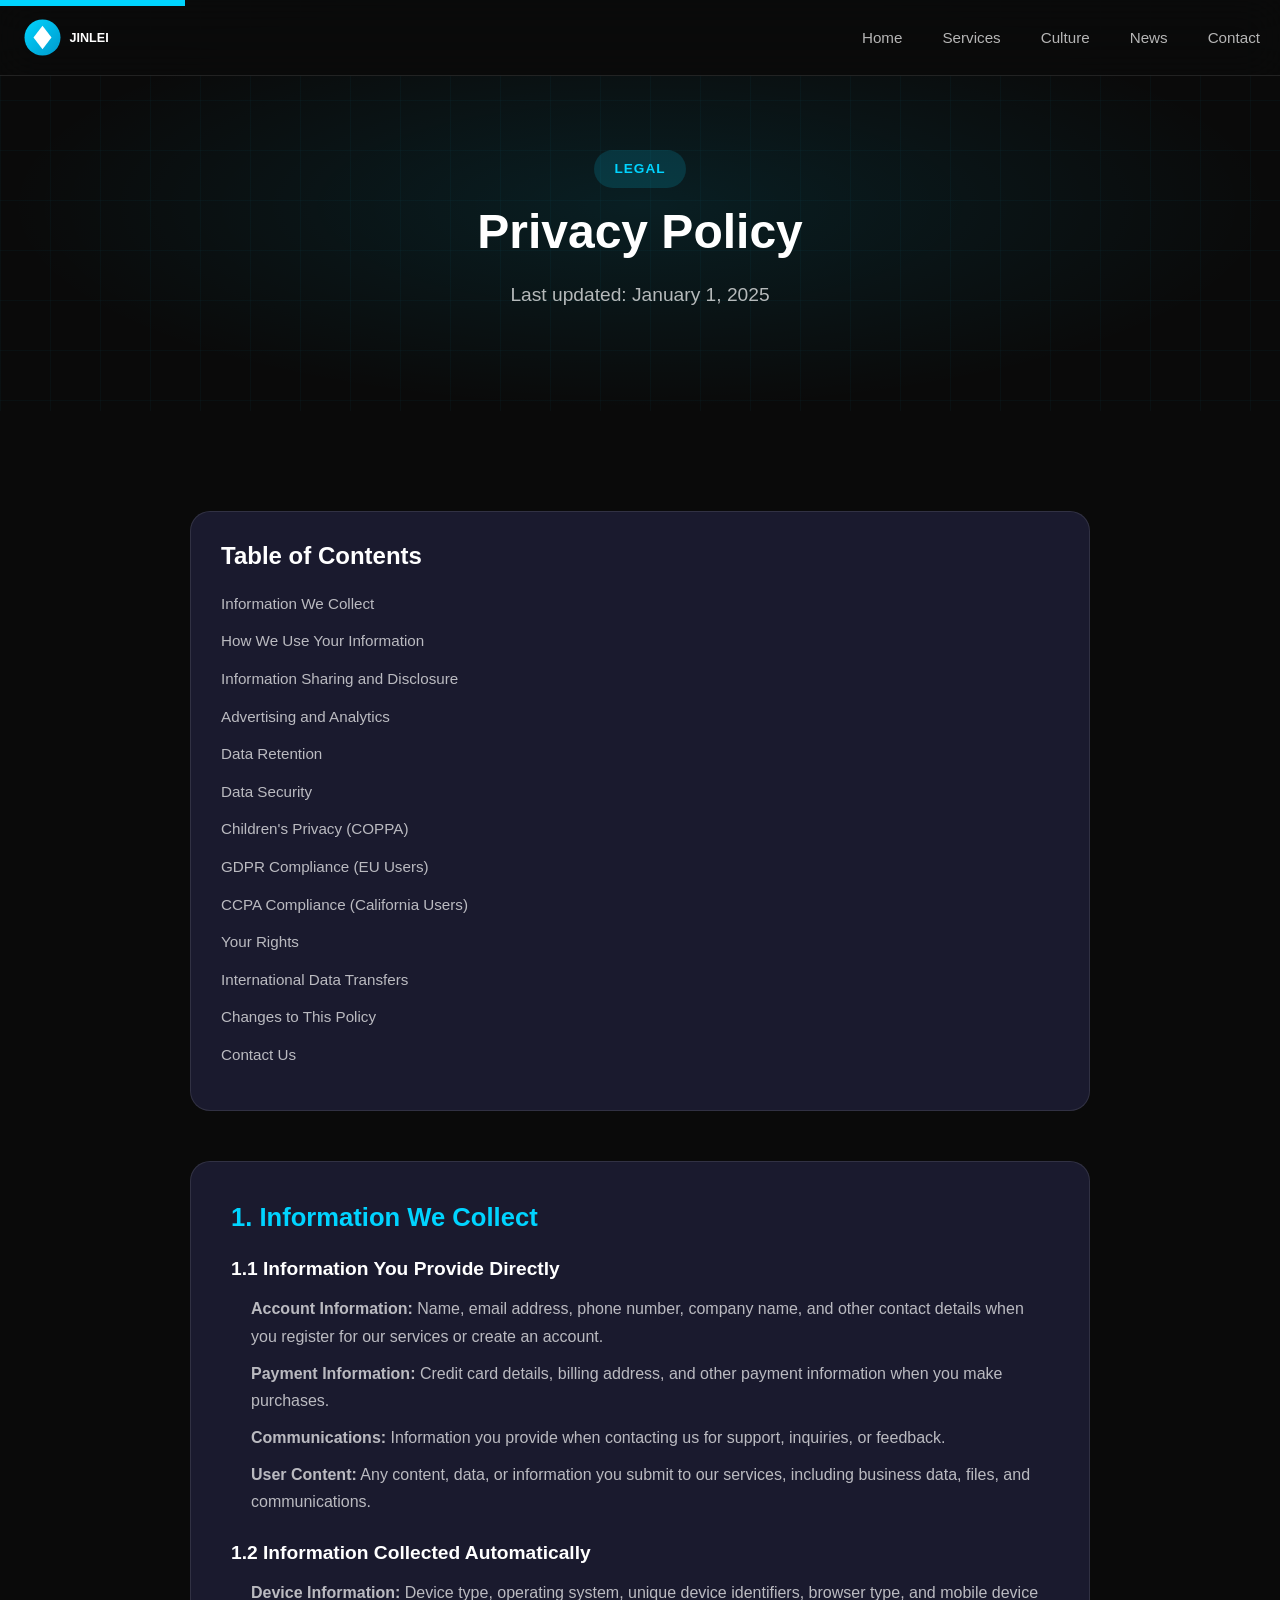
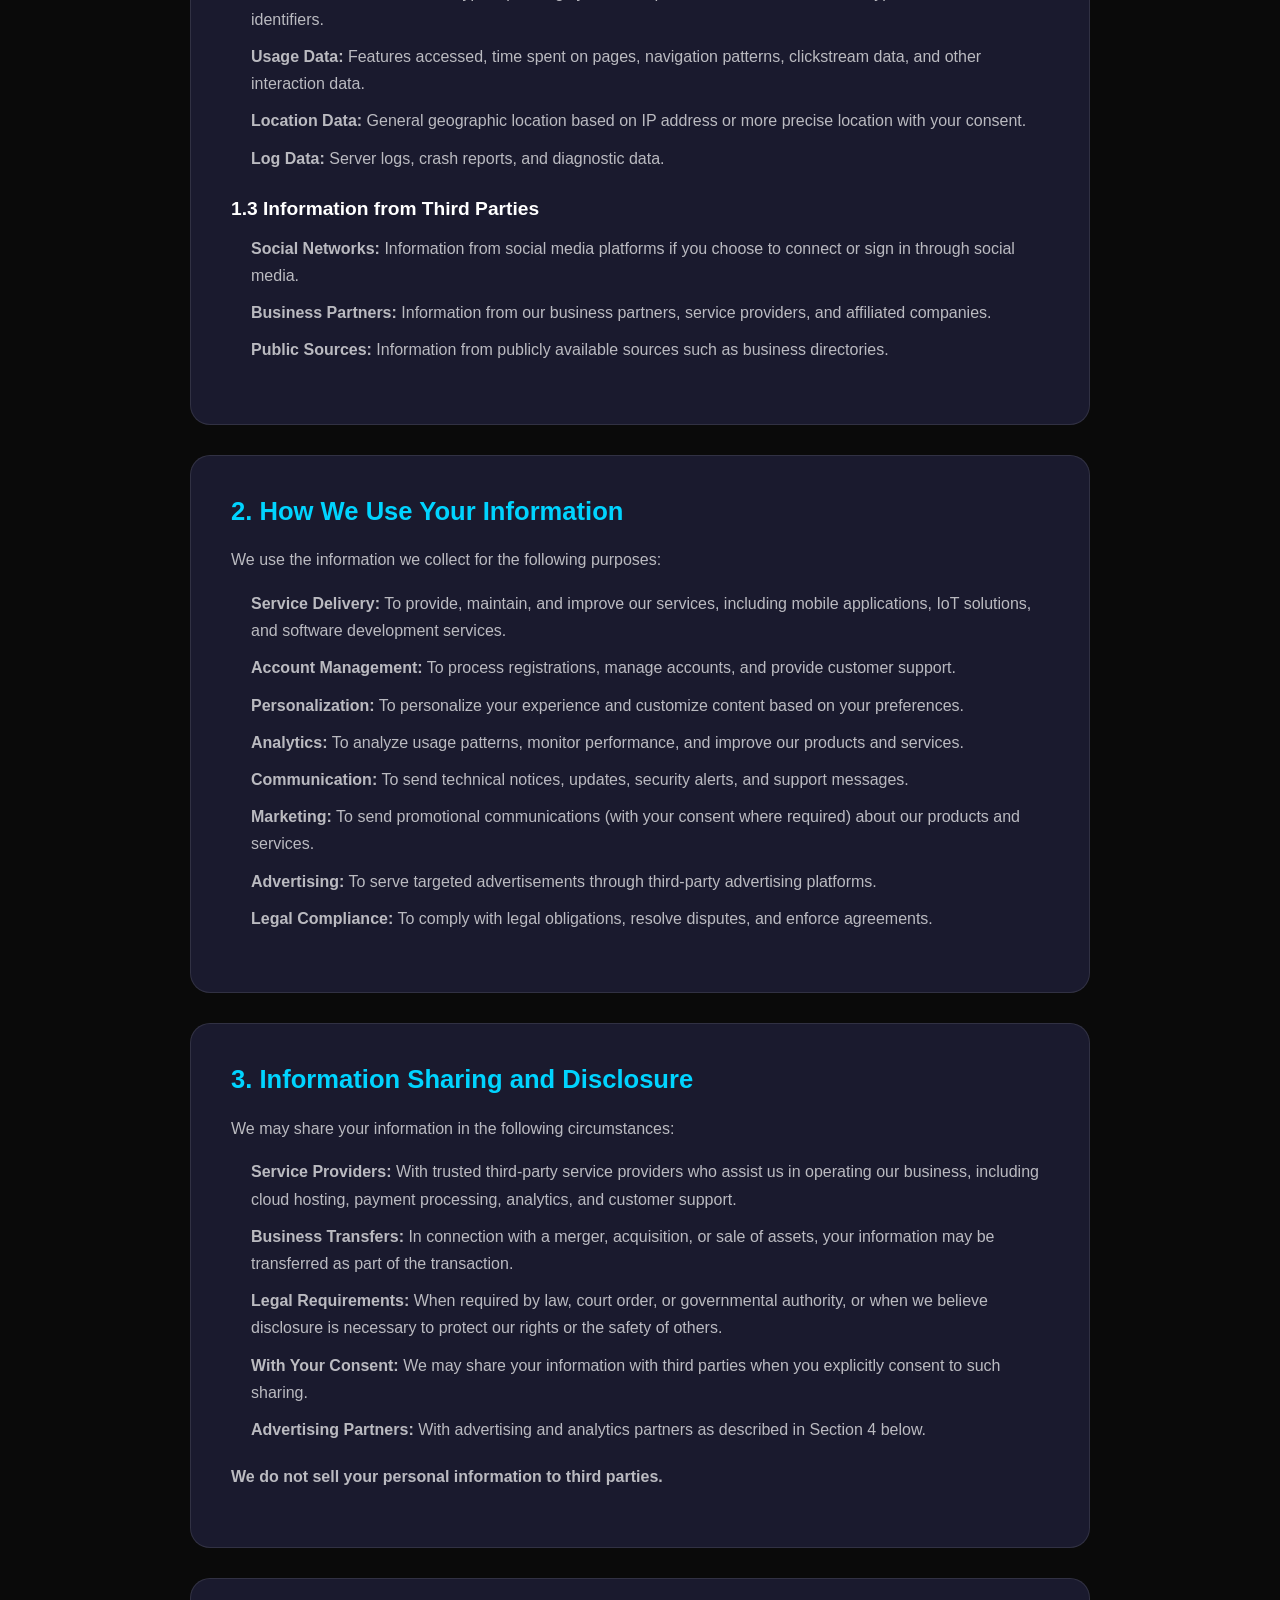
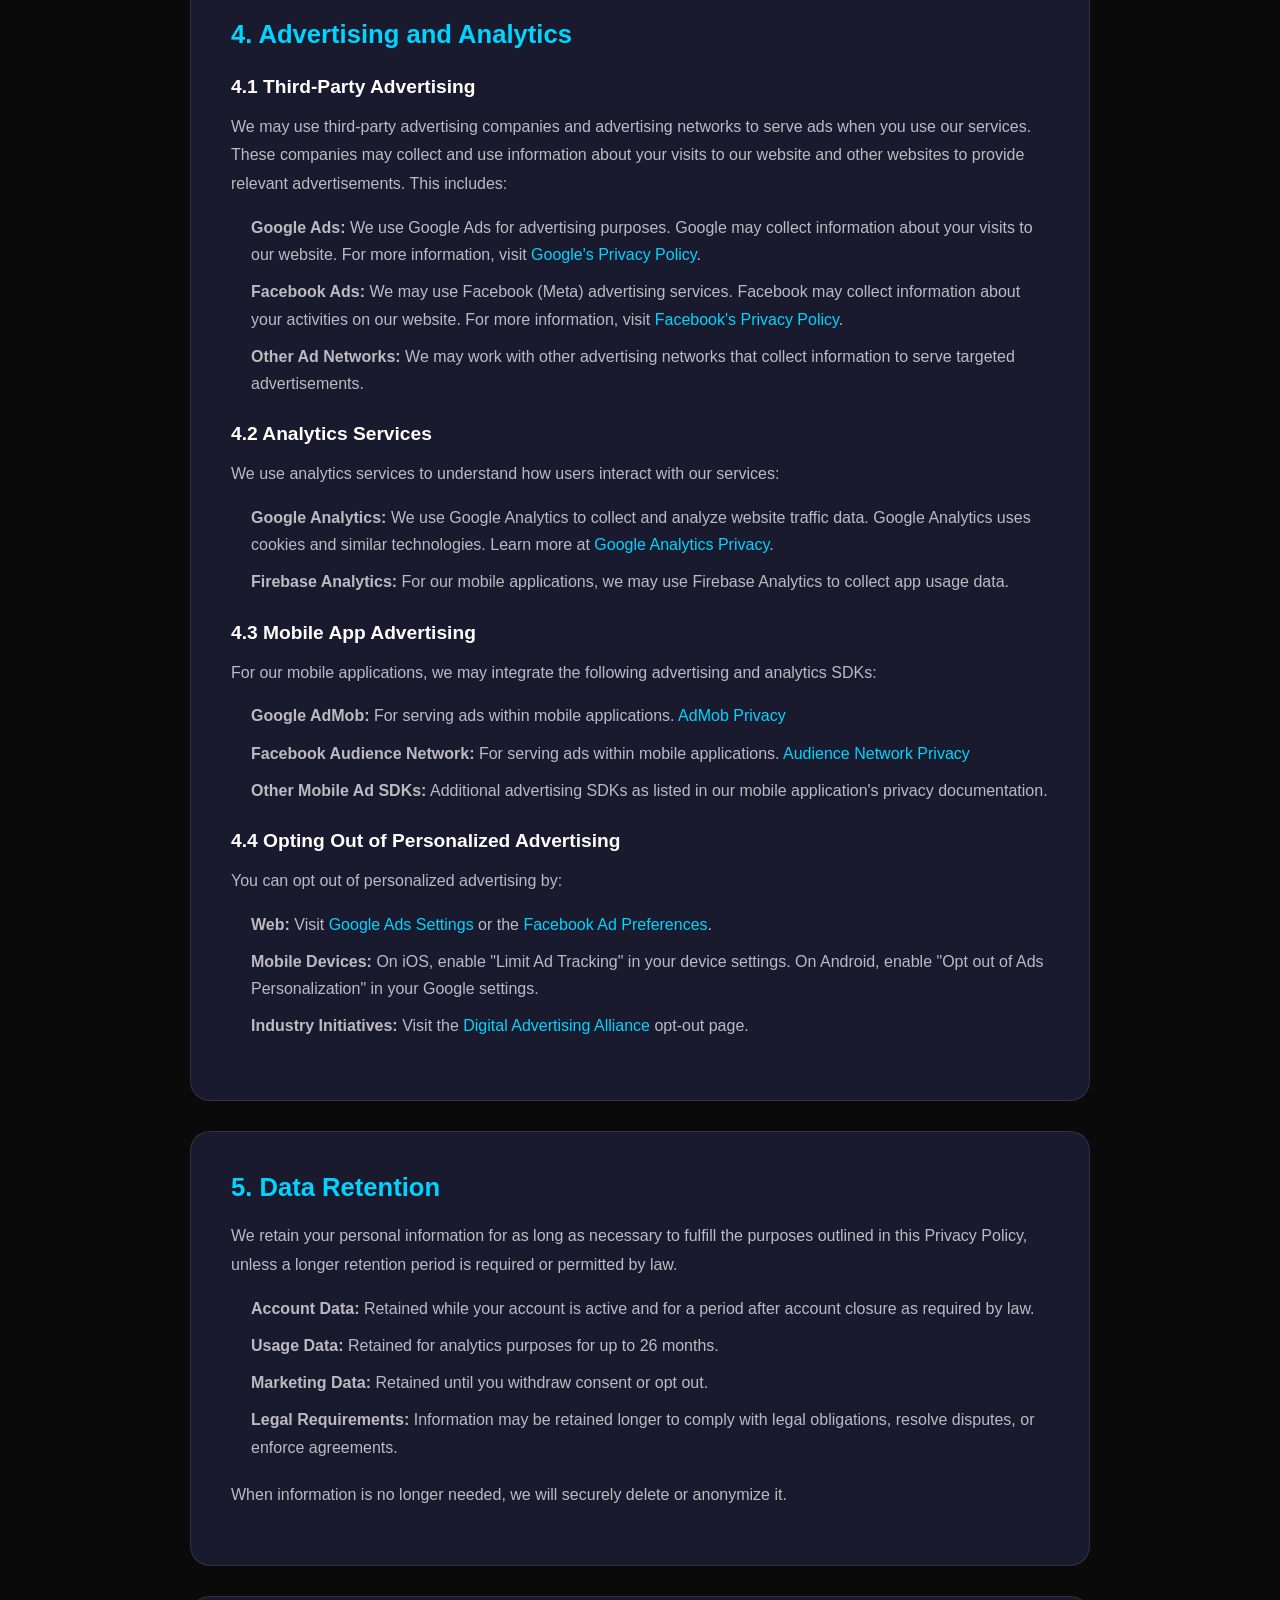
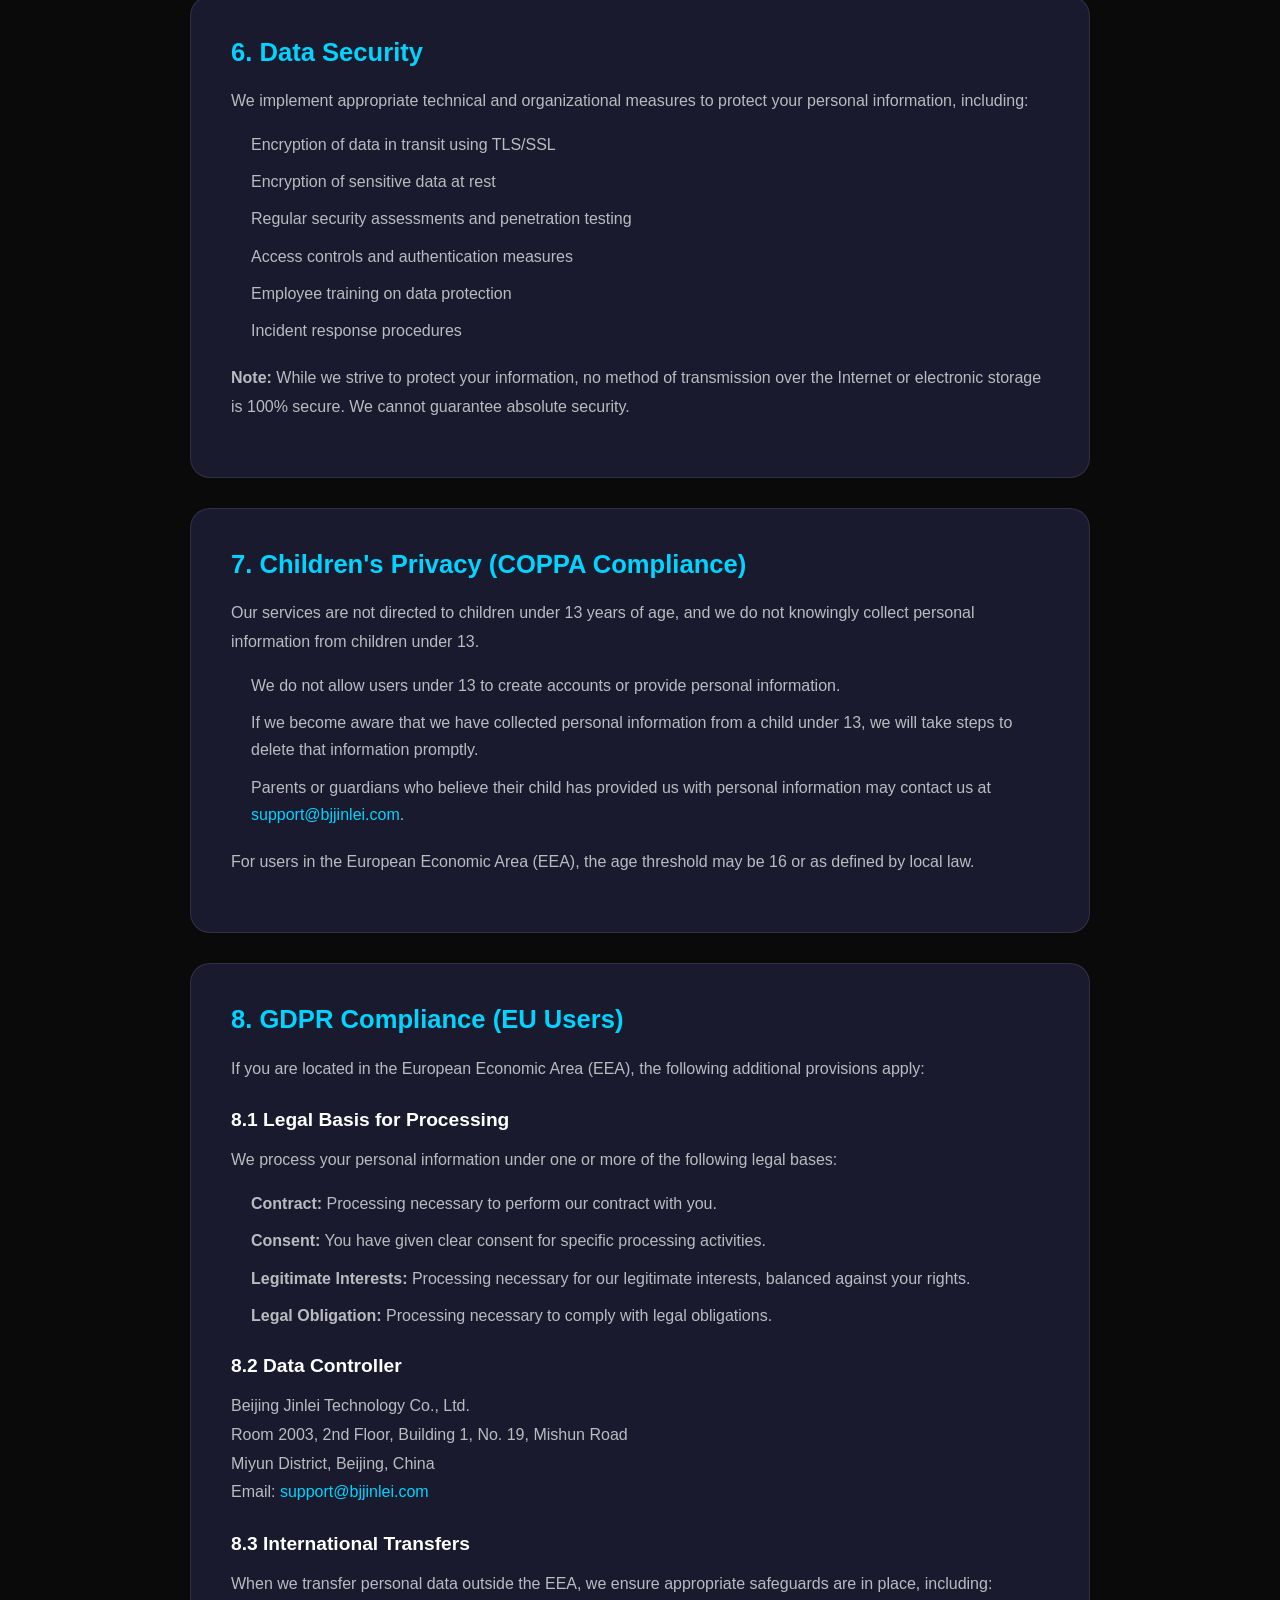
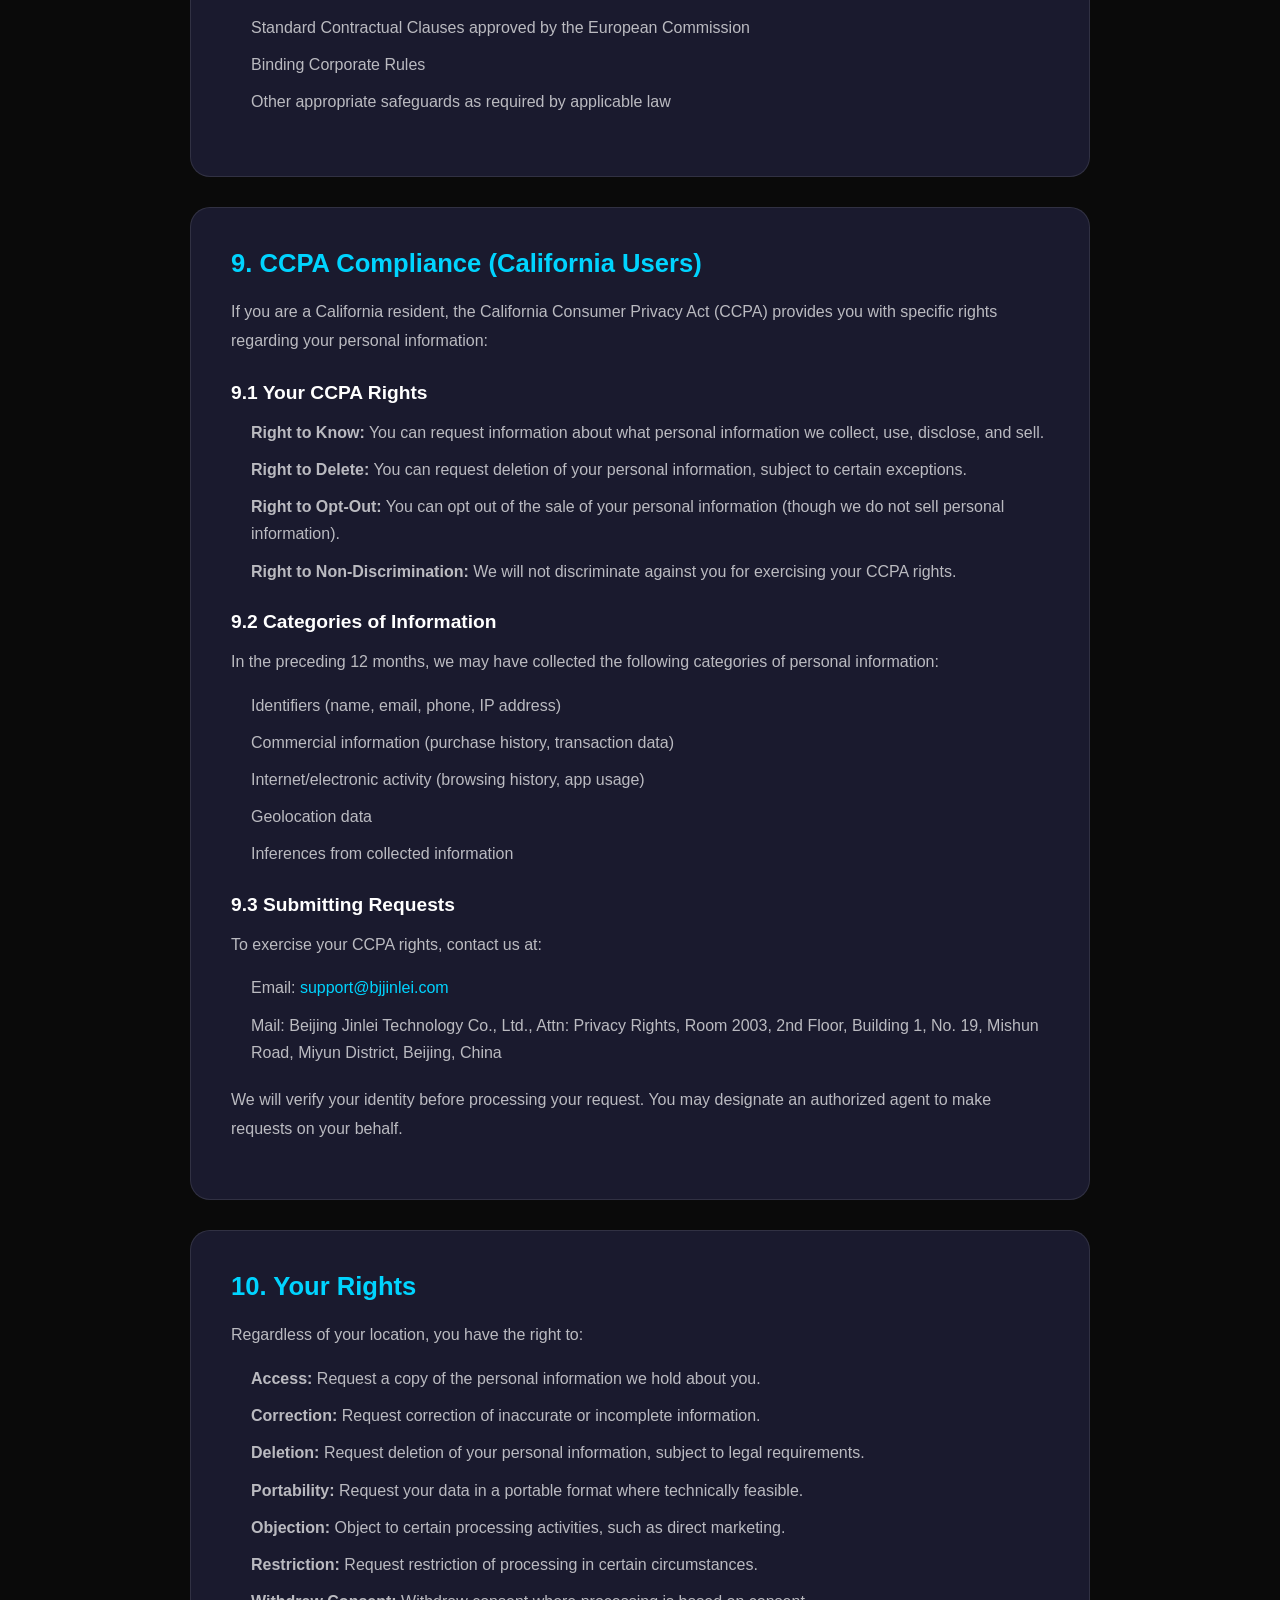
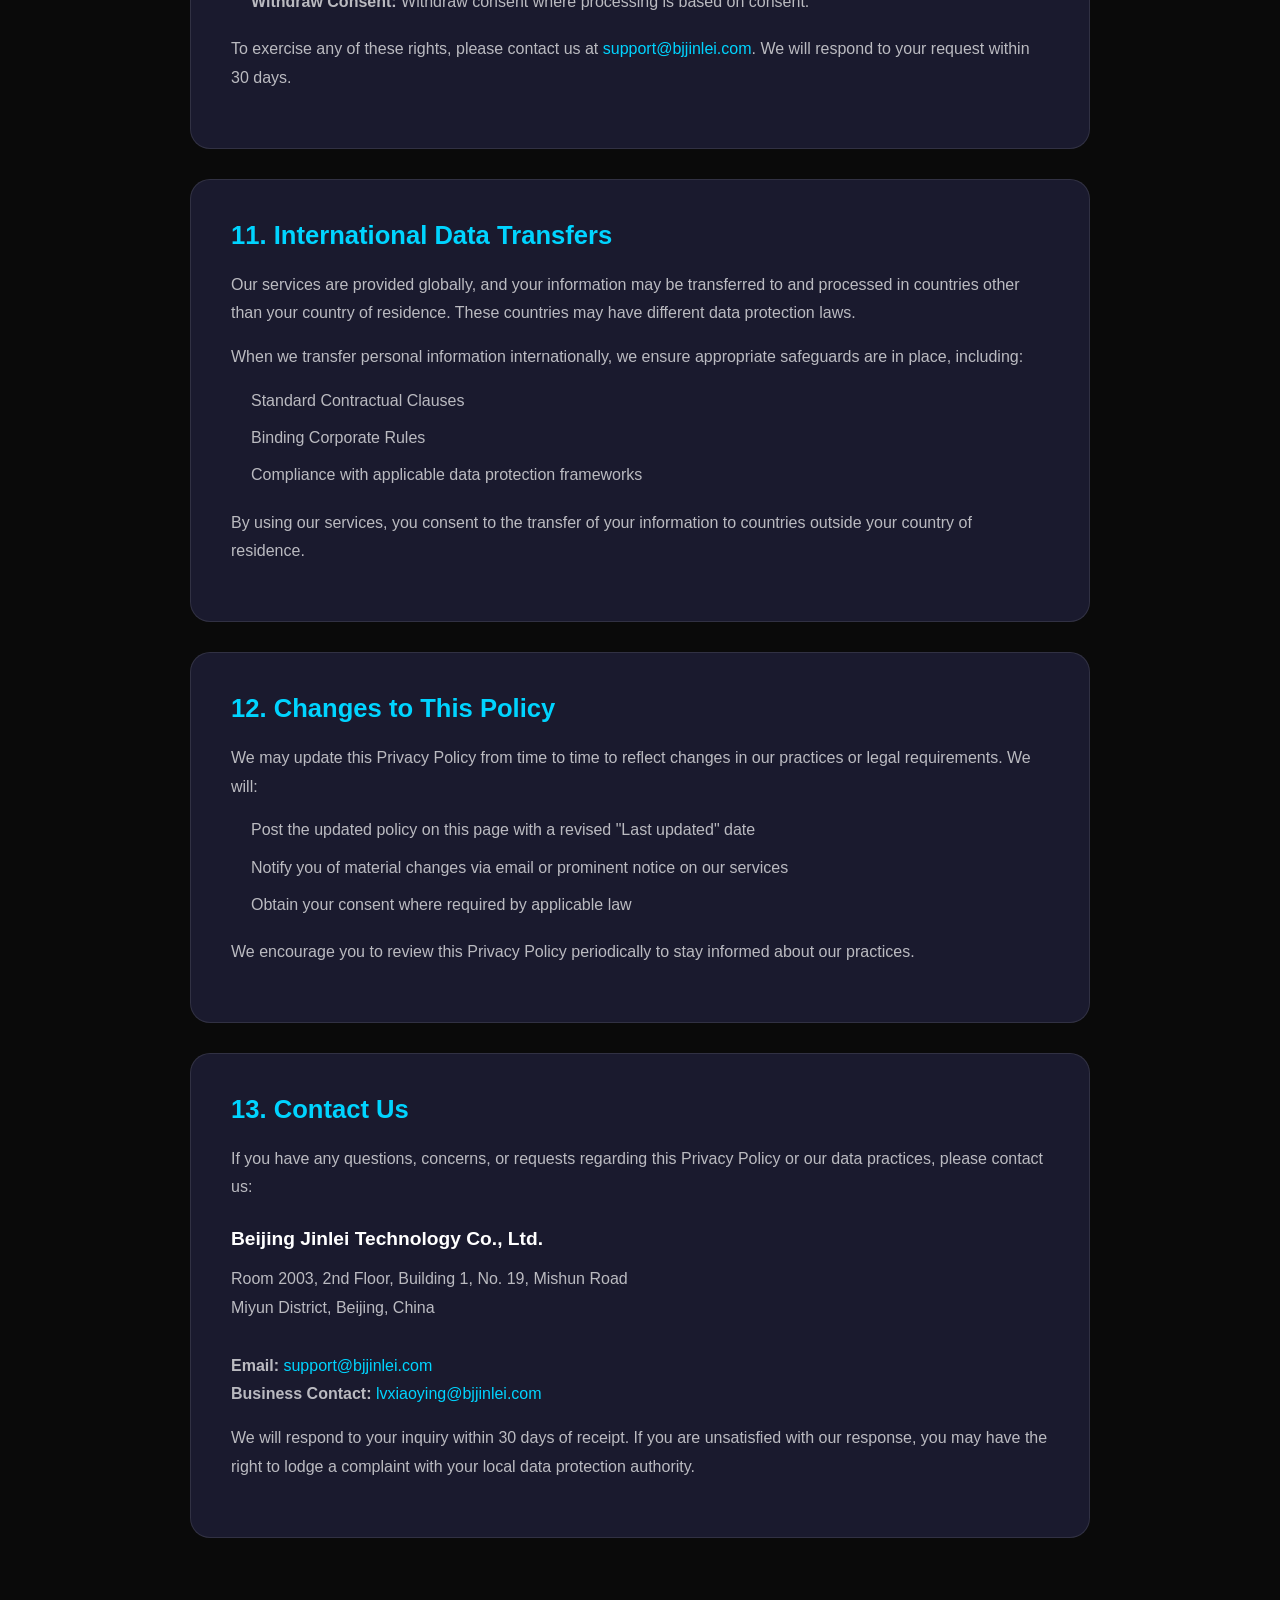
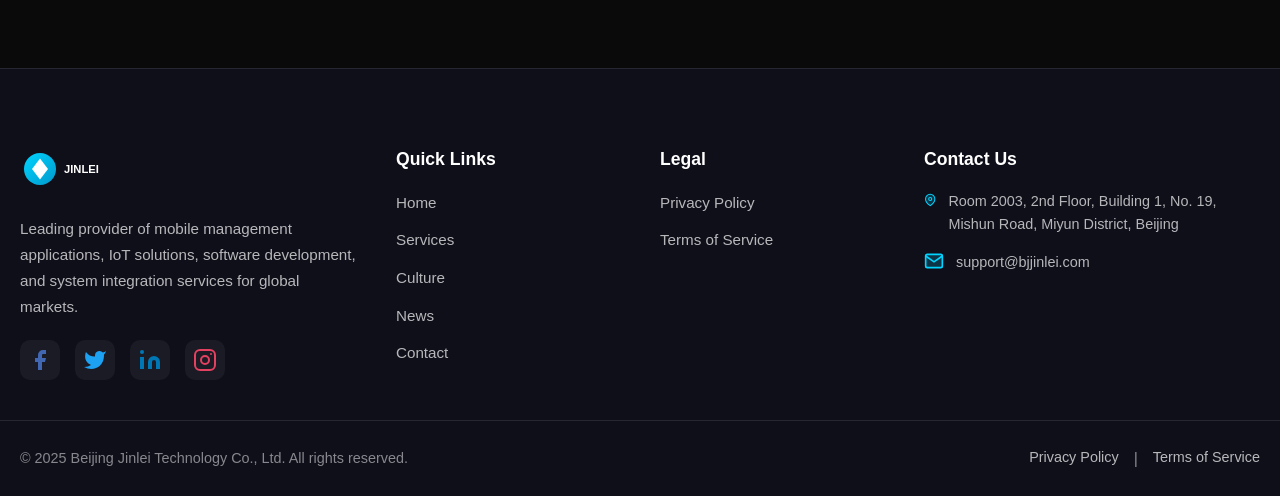
<file: privacy.html>
<!DOCTYPE html>
<html lang="en">
<head>
    <meta charset="UTF-8">
    <meta name="viewport" content="width=device-width, initial-scale=1.0">
    <meta name="description" content="Privacy Policy - Beijing Jinlei Technology Co., Ltd. Learn how we collect, use, and protect your personal information in compliance with GDPR, CCPA, and other privacy regulations.">
    <meta name="robots" content="noindex, nofollow">
    <meta name="author" content="Beijing Jinlei Technology Co., Ltd.">
    <meta name="theme-color" content="#0a0a0a">
    <title>Privacy Policy - Beijing Jinlei Technology Co., Ltd.</title>
    <link rel="stylesheet" href="css/style.css">
</head>
<body>
    <!-- Preloader -->
    <div class="preloader" id="preloader">
        <div class="preloader-content">
            <svg viewBox="0 0 100 100" width="80" height="80" class="preloader-logo">
                <defs>
                    <linearGradient id="preloaderGrad" x1="0%" y1="0%" x2="100%" y2="100%">
                        <stop offset="0%" style="stop-color:#00d4ff"/>
                        <stop offset="100%" style="stop-color:#0099cc"/>
                    </linearGradient>
                </defs>
                <circle cx="50" cy="50" r="45" fill="none" stroke="url(#preloaderGrad)" stroke-width="3" stroke-dasharray="283" stroke-dashoffset="0">
                    <animate attributeName="stroke-dashoffset" from="283" to="0" dur="2s" repeatCount="indefinite"/>
                </circle>
                <polygon points="50,20 80,50 50,80 20,50" fill="url(#preloaderGrad)" opacity="0.8"/>
            </svg>
            <p class="preloader-text">Loading</p>
        </div>
    </div>

    <!-- Navigation -->
    <nav class="navbar" id="navbar">
        <div class="nav-container">
            <a href="index.html" class="logo">
                <svg viewBox="0 0 200 50" width="180" height="45">
                    <defs>
                        <linearGradient id="logoGrad" x1="0%" y1="0%" x2="100%" y2="100%">
                            <stop offset="0%" style="stop-color:#00d4ff"/>
                            <stop offset="100%" style="stop-color:#0099cc"/>
                        </linearGradient>
                    </defs>
                    <circle cx="25" cy="25" r="20" fill="url(#logoGrad)"/>
                    <polygon points="25,12 35,25 25,38 15,25" fill="white"/>
                    <text x="55" y="30" font-family="Segoe UI, Roboto, Arial, sans-serif" font-size="14" font-weight="700" fill="#ffffff">JINLEI</text>
                </svg>
            </a>
            <ul class="nav-menu" id="navMenu">
                <li><a href="index.html">Home</a></li>
                <li><a href="services.html">Services</a></li>
                <li><a href="culture.html">Culture</a></li>
                <li><a href="news.html">News</a></li>
                <li><a href="contact.html">Contact</a></li>
            </ul>
            <button class="menu-toggle" id="menuToggle" aria-label="Toggle menu">
                <svg viewBox="0 0 24 24" width="24" height="24" class="menu-icon">
                    <path class="menu-line" d="M3 12h18" stroke="currentColor" stroke-width="2" stroke-linecap="round"/>
                    <path class="menu-line" d="M3 6h18" stroke="currentColor" stroke-width="2" stroke-linecap="round"/>
                    <path class="menu-line" d="M3 18h18" stroke="currentColor" stroke-width="2" stroke-linecap="round"/>
                </svg>
            </button>
        </div>
    </nav>

    <!-- Mobile Menu Overlay -->
    <div class="mobile-menu-overlay" id="mobileMenuOverlay">
        <ul class="mobile-menu">
            <li><a href="index.html">Home</a></li>
            <li><a href="services.html">Services</a></li>
            <li><a href="culture.html">Culture</a></li>
            <li><a href="news.html">News</a></li>
            <li><a href="contact.html">Contact</a></li>
        </ul>
    </div>

    <!-- Page Header -->
    <section class="page-header">
        <div class="page-header-background">
            <div class="hero-grid"></div>
            <div class="hero-gradient"></div>
        </div>
        <div class="page-header-content">
            <span class="section-badge animate-on-scroll">Legal</span>
            <h1 class="animate-on-scroll">Privacy Policy</h1>
            <p class="animate-on-scroll">Last updated: January 1, 2025</p>
        </div>
    </section>

    <!-- Privacy Content -->
    <section class="legal-section">
        <div class="container">
            <div class="legal-content">
                <div class="toc">
                    <h2>Table of Contents</h2>
                    <ol>
                        <li><a href="#information-collection">Information We Collect</a></li>
                        <li><a href="#information-use">How We Use Your Information</a></li>
                        <li><a href="#information-sharing">Information Sharing and Disclosure</a></li>
                        <li><a href="#advertising">Advertising and Analytics</a></li>
                        <li><a href="#data-retention">Data Retention</a></li>
                        <li><a href="#security">Data Security</a></li>
                        <li><a href="#children">Children's Privacy (COPPA)</a></li>
                        <li><a href="#gdpr">GDPR Compliance (EU Users)</a></li>
                        <li><a href="#ccpa">CCPA Compliance (California Users)</a></li>
                        <li><a href="#rights">Your Rights</a></li>
                        <li><a href="#international">International Data Transfers</a></li>
                        <li><a href="#changes">Changes to This Policy</a></li>
                        <li><a href="#contact">Contact Us</a></li>
                    </ol>
                </div>

                <div class="legal-block" id="information-collection">
                    <h2>1. Information We Collect</h2>
                    
                    <h3>1.1 Information You Provide Directly</h3>
                    <ul>
                        <li><strong>Account Information:</strong> Name, email address, phone number, company name, and other contact details when you register for our services or create an account.</li>
                        <li><strong>Payment Information:</strong> Credit card details, billing address, and other payment information when you make purchases.</li>
                        <li><strong>Communications:</strong> Information you provide when contacting us for support, inquiries, or feedback.</li>
                        <li><strong>User Content:</strong> Any content, data, or information you submit to our services, including business data, files, and communications.</li>
                    </ul>

                    <h3>1.2 Information Collected Automatically</h3>
                    <ul>
                        <li><strong>Device Information:</strong> Device type, operating system, unique device identifiers, browser type, and mobile device identifiers.</li>
                        <li><strong>Usage Data:</strong> Features accessed, time spent on pages, navigation patterns, clickstream data, and other interaction data.</li>
                        <li><strong>Location Data:</strong> General geographic location based on IP address or more precise location with your consent.</li>
                        <li><strong>Log Data:</strong> Server logs, crash reports, and diagnostic data.</li>
                    </ul>

                    <h3>1.3 Information from Third Parties</h3>
                    <ul>
                        <li><strong>Social Networks:</strong> Information from social media platforms if you choose to connect or sign in through social media.</li>
                        <li><strong>Business Partners:</strong> Information from our business partners, service providers, and affiliated companies.</li>
                        <li><strong>Public Sources:</strong> Information from publicly available sources such as business directories.</li>
                    </ul>
                </div>

                <div class="legal-block" id="information-use">
                    <h2>2. How We Use Your Information</h2>
                    <p>We use the information we collect for the following purposes:</p>
                    <ul>
                        <li><strong>Service Delivery:</strong> To provide, maintain, and improve our services, including mobile applications, IoT solutions, and software development services.</li>
                        <li><strong>Account Management:</strong> To process registrations, manage accounts, and provide customer support.</li>
                        <li><strong>Personalization:</strong> To personalize your experience and customize content based on your preferences.</li>
                        <li><strong>Analytics:</strong> To analyze usage patterns, monitor performance, and improve our products and services.</li>
                        <li><strong>Communication:</strong> To send technical notices, updates, security alerts, and support messages.</li>
                        <li><strong>Marketing:</strong> To send promotional communications (with your consent where required) about our products and services.</li>
                        <li><strong>Advertising:</strong> To serve targeted advertisements through third-party advertising platforms.</li>
                        <li><strong>Legal Compliance:</strong> To comply with legal obligations, resolve disputes, and enforce agreements.</li>
                    </ul>
                </div>

                <div class="legal-block" id="information-sharing">
                    <h2>3. Information Sharing and Disclosure</h2>
                    <p>We may share your information in the following circumstances:</p>
                    <ul>
                        <li><strong>Service Providers:</strong> With trusted third-party service providers who assist us in operating our business, including cloud hosting, payment processing, analytics, and customer support.</li>
                        <li><strong>Business Transfers:</strong> In connection with a merger, acquisition, or sale of assets, your information may be transferred as part of the transaction.</li>
                        <li><strong>Legal Requirements:</strong> When required by law, court order, or governmental authority, or when we believe disclosure is necessary to protect our rights or the safety of others.</li>
                        <li><strong>With Your Consent:</strong> We may share your information with third parties when you explicitly consent to such sharing.</li>
                        <li><strong>Advertising Partners:</strong> With advertising and analytics partners as described in Section 4 below.</li>
                    </ul>
                    <p><strong>We do not sell your personal information to third parties.</strong></p>
                </div>

                <div class="legal-block" id="advertising">
                    <h2>4. Advertising and Analytics</h2>
                    
                    <h3>4.1 Third-Party Advertising</h3>
                    <p>We may use third-party advertising companies and advertising networks to serve ads when you use our services. These companies may collect and use information about your visits to our website and other websites to provide relevant advertisements. This includes:</p>
                    <ul>
                        <li><strong>Google Ads:</strong> We use Google Ads for advertising purposes. Google may collect information about your visits to our website. For more information, visit <a href="https://policies.google.com/privacy" target="_blank" rel="noopener">Google's Privacy Policy</a>.</li>
                        <li><strong>Facebook Ads:</strong> We may use Facebook (Meta) advertising services. Facebook may collect information about your activities on our website. For more information, visit <a href="https://www.facebook.com/privacy/policy" target="_blank" rel="noopener">Facebook's Privacy Policy</a>.</li>
                        <li><strong>Other Ad Networks:</strong> We may work with other advertising networks that collect information to serve targeted advertisements.</li>
                    </ul>

                    <h3>4.2 Analytics Services</h3>
                    <p>We use analytics services to understand how users interact with our services:</p>
                    <ul>
                        <li><strong>Google Analytics:</strong> We use Google Analytics to collect and analyze website traffic data. Google Analytics uses cookies and similar technologies. Learn more at <a href="https://support.google.com/analytics/answer/6004245" target="_blank" rel="noopener">Google Analytics Privacy</a>.</li>
                        <li><strong>Firebase Analytics:</strong> For our mobile applications, we may use Firebase Analytics to collect app usage data.</li>
                    </ul>

                    <h3>4.3 Mobile App Advertising</h3>
                    <p>For our mobile applications, we may integrate the following advertising and analytics SDKs:</p>
                    <ul>
                        <li><strong>Google AdMob:</strong> For serving ads within mobile applications. <a href="https://policies.google.com/technologies/partner-devices" target="_blank" rel="noopener">AdMob Privacy</a></li>
                        <li><strong>Facebook Audience Network:</strong> For serving ads within mobile applications. <a href="https://www.facebook.com/audiencenetwork/privacy" target="_blank" rel="noopener">Audience Network Privacy</a></li>
                        <li><strong>Other Mobile Ad SDKs:</strong> Additional advertising SDKs as listed in our mobile application's privacy documentation.</li>
                    </ul>

                    <h3>4.4 Opting Out of Personalized Advertising</h3>
                    <p>You can opt out of personalized advertising by:</p>
                    <ul>
                        <li><strong>Web:</strong> Visit <a href="https://www.google.com/settings/ads" target="_blank" rel="noopener">Google Ads Settings</a> or the <a href="https://www.facebook.com/help/568137493302217" target="_blank" rel="noopener">Facebook Ad Preferences</a>.</li>
                        <li><strong>Mobile Devices:</strong> On iOS, enable "Limit Ad Tracking" in your device settings. On Android, enable "Opt out of Ads Personalization" in your Google settings.</li>
                        <li><strong>Industry Initiatives:</strong> Visit the <a href="https://optout.aboutads.info/" target="_blank" rel="noopener">Digital Advertising Alliance</a> opt-out page.</li>
                    </ul>
                </div>

                <div class="legal-block" id="data-retention">
                    <h2>5. Data Retention</h2>
                    <p>We retain your personal information for as long as necessary to fulfill the purposes outlined in this Privacy Policy, unless a longer retention period is required or permitted by law.</p>
                    <ul>
                        <li><strong>Account Data:</strong> Retained while your account is active and for a period after account closure as required by law.</li>
                        <li><strong>Usage Data:</strong> Retained for analytics purposes for up to 26 months.</li>
                        <li><strong>Marketing Data:</strong> Retained until you withdraw consent or opt out.</li>
                        <li><strong>Legal Requirements:</strong> Information may be retained longer to comply with legal obligations, resolve disputes, or enforce agreements.</li>
                    </ul>
                    <p>When information is no longer needed, we will securely delete or anonymize it.</p>
                </div>

                <div class="legal-block" id="security">
                    <h2>6. Data Security</h2>
                    <p>We implement appropriate technical and organizational measures to protect your personal information, including:</p>
                    <ul>
                        <li>Encryption of data in transit using TLS/SSL</li>
                        <li>Encryption of sensitive data at rest</li>
                        <li>Regular security assessments and penetration testing</li>
                        <li>Access controls and authentication measures</li>
                        <li>Employee training on data protection</li>
                        <li>Incident response procedures</li>
                    </ul>
                    <p><strong>Note:</strong> While we strive to protect your information, no method of transmission over the Internet or electronic storage is 100% secure. We cannot guarantee absolute security.</p>
                </div>

                <div class="legal-block" id="children">
                    <h2>7. Children's Privacy (COPPA Compliance)</h2>
                    <p>Our services are not directed to children under 13 years of age, and we do not knowingly collect personal information from children under 13.</p>
                    <ul>
                        <li>We do not allow users under 13 to create accounts or provide personal information.</li>
                        <li>If we become aware that we have collected personal information from a child under 13, we will take steps to delete that information promptly.</li>
                        <li>Parents or guardians who believe their child has provided us with personal information may contact us at <a href="mailto:support@bjjinlei.com">support@bjjinlei.com</a>.</li>
                    </ul>
                    <p>For users in the European Economic Area (EEA), the age threshold may be 16 or as defined by local law.</p>
                </div>

                <div class="legal-block" id="gdpr">
                    <h2>8. GDPR Compliance (EU Users)</h2>
                    <p>If you are located in the European Economic Area (EEA), the following additional provisions apply:</p>
                    
                    <h3>8.1 Legal Basis for Processing</h3>
                    <p>We process your personal information under one or more of the following legal bases:</p>
                    <ul>
                        <li><strong>Contract:</strong> Processing necessary to perform our contract with you.</li>
                        <li><strong>Consent:</strong> You have given clear consent for specific processing activities.</li>
                        <li><strong>Legitimate Interests:</strong> Processing necessary for our legitimate interests, balanced against your rights.</li>
                        <li><strong>Legal Obligation:</strong> Processing necessary to comply with legal obligations.</li>
                    </ul>

                    <h3>8.2 Data Controller</h3>
                    <p>Beijing Jinlei Technology Co., Ltd.<br>
                    Room 2003, 2nd Floor, Building 1, No. 19, Mishun Road<br>
                    Miyun District, Beijing, China<br>
                    Email: <a href="mailto:support@bjjinlei.com">support@bjjinlei.com</a></p>

                    <h3>8.3 International Transfers</h3>
                    <p>When we transfer personal data outside the EEA, we ensure appropriate safeguards are in place, including:</p>
                    <ul>
                        <li>Standard Contractual Clauses approved by the European Commission</li>
                        <li>Binding Corporate Rules</li>
                        <li>Other appropriate safeguards as required by applicable law</li>
                    </ul>
                </div>

                <div class="legal-block" id="ccpa">
                    <h2>9. CCPA Compliance (California Users)</h2>
                    <p>If you are a California resident, the California Consumer Privacy Act (CCPA) provides you with specific rights regarding your personal information:</p>
                    
                    <h3>9.1 Your CCPA Rights</h3>
                    <ul>
                        <li><strong>Right to Know:</strong> You can request information about what personal information we collect, use, disclose, and sell.</li>
                        <li><strong>Right to Delete:</strong> You can request deletion of your personal information, subject to certain exceptions.</li>
                        <li><strong>Right to Opt-Out:</strong> You can opt out of the sale of your personal information (though we do not sell personal information).</li>
                        <li><strong>Right to Non-Discrimination:</strong> We will not discriminate against you for exercising your CCPA rights.</li>
                    </ul>

                    <h3>9.2 Categories of Information</h3>
                    <p>In the preceding 12 months, we may have collected the following categories of personal information:</p>
                    <ul>
                        <li>Identifiers (name, email, phone, IP address)</li>
                        <li>Commercial information (purchase history, transaction data)</li>
                        <li>Internet/electronic activity (browsing history, app usage)</li>
                        <li>Geolocation data</li>
                        <li>Inferences from collected information</li>
                    </ul>

                    <h3>9.3 Submitting Requests</h3>
                    <p>To exercise your CCPA rights, contact us at:</p>
                    <ul>
                        <li>Email: <a href="mailto:support@bjjinlei.com">support@bjjinlei.com</a></li>
                        <li>Mail: Beijing Jinlei Technology Co., Ltd., Attn: Privacy Rights, Room 2003, 2nd Floor, Building 1, No. 19, Mishun Road, Miyun District, Beijing, China</li>
                    </ul>
                    <p>We will verify your identity before processing your request. You may designate an authorized agent to make requests on your behalf.</p>
                </div>

                <div class="legal-block" id="rights">
                    <h2>10. Your Rights</h2>
                    <p>Regardless of your location, you have the right to:</p>
                    <ul>
                        <li><strong>Access:</strong> Request a copy of the personal information we hold about you.</li>
                        <li><strong>Correction:</strong> Request correction of inaccurate or incomplete information.</li>
                        <li><strong>Deletion:</strong> Request deletion of your personal information, subject to legal requirements.</li>
                        <li><strong>Portability:</strong> Request your data in a portable format where technically feasible.</li>
                        <li><strong>Objection:</strong> Object to certain processing activities, such as direct marketing.</li>
                        <li><strong>Restriction:</strong> Request restriction of processing in certain circumstances.</li>
                        <li><strong>Withdraw Consent:</strong> Withdraw consent where processing is based on consent.</li>
                    </ul>
                    <p>To exercise any of these rights, please contact us at <a href="mailto:support@bjjinlei.com">support@bjjinlei.com</a>. We will respond to your request within 30 days.</p>
                </div>

                <div class="legal-block" id="international">
                    <h2>11. International Data Transfers</h2>
                    <p>Our services are provided globally, and your information may be transferred to and processed in countries other than your country of residence. These countries may have different data protection laws.</p>
                    <p>When we transfer personal information internationally, we ensure appropriate safeguards are in place, including:</p>
                    <ul>
                        <li>Standard Contractual Clauses</li>
                        <li>Binding Corporate Rules</li>
                        <li>Compliance with applicable data protection frameworks</li>
                    </ul>
                    <p>By using our services, you consent to the transfer of your information to countries outside your country of residence.</p>
                </div>

                <div class="legal-block" id="changes">
                    <h2>12. Changes to This Policy</h2>
                    <p>We may update this Privacy Policy from time to time to reflect changes in our practices or legal requirements. We will:</p>
                    <ul>
                        <li>Post the updated policy on this page with a revised "Last updated" date</li>
                        <li>Notify you of material changes via email or prominent notice on our services</li>
                        <li>Obtain your consent where required by applicable law</li>
                    </ul>
                    <p>We encourage you to review this Privacy Policy periodically to stay informed about our practices.</p>
                </div>

                <div class="legal-block" id="contact">
                    <h2>13. Contact Us</h2>
                    <p>If you have any questions, concerns, or requests regarding this Privacy Policy or our data practices, please contact us:</p>
                    
                    <h3>Beijing Jinlei Technology Co., Ltd.</h3>
                    <p>
                        Room 2003, 2nd Floor, Building 1, No. 19, Mishun Road<br>
                        Miyun District, Beijing, China<br><br>
                        <strong>Email:</strong> <a href="mailto:support@bjjinlei.com">support@bjjinlei.com</a><br>
                        <strong>Business Contact:</strong> <a href="mailto:lvxiaoying@bjjinlei.com">lvxiaoying@bjjinlei.com</a>
                    </p>
                    
                    <p>We will respond to your inquiry within 30 days of receipt. If you are unsatisfied with our response, you may have the right to lodge a complaint with your local data protection authority.</p>
                </div>
            </div>
        </div>
    </section>

    <!-- Footer -->
    <footer class="footer" id="footer">
        <div class="footer-top">
            <div class="container">
                <div class="footer-content">
                    <div class="footer-section footer-brand">
                        <a href="index.html" class="footer-logo">
                            <svg viewBox="0 0 200 50" width="160" height="40">
                                <defs>
                                    <linearGradient id="footerLogoGrad" x1="0%" y1="0%" x2="100%" y2="100%">
                                        <stop offset="0%" style="stop-color:#00d4ff"/>
                                        <stop offset="100%" style="stop-color:#0099cc"/>
                                    </linearGradient>
                                </defs>
                                <circle cx="25" cy="25" r="20" fill="url(#footerLogoGrad)"/>
                                <polygon points="25,12 35,25 25,38 15,25" fill="white"/>
                                <text x="55" y="30" font-family="Segoe UI, Roboto, Arial, sans-serif" font-size="14" font-weight="700" fill="#ffffff">JINLEI</text>
                            </svg>
                        </a>
                        <p>Leading provider of mobile management applications, IoT solutions, software development, and system integration services for global markets.</p>
                        <div class="social-links">
                            <a href="#" aria-label="Facebook">
                                <svg viewBox="0 0 24 24" width="24" height="24">
                                    <path d="M18 2h-3a5 5 0 00-5 5v3H7v4h3v8h4v-8h3l1-4h-4V7a1 1 0 011-1h3z" fill="#4267B2"/>
                                </svg>
                            </a>
                            <a href="#" aria-label="Twitter">
                                <svg viewBox="0 0 24 24" width="24" height="24">
                                    <path d="M23 3a10.9 10.9 0 01-3.14 1.53 4.48 4.48 0 00-7.86 3v1A10.66 10.66 0 013 4s-4 9 5 13a11.64 11.64 0 01-7 2c9 5 20 0 20-11.5a4.5 4.5 0 00-.08-.83A7.72 7.72 0 0023 3z" fill="#1DA1F2"/>
                                </svg>
                            </a>
                            <a href="#" aria-label="LinkedIn">
                                <svg viewBox="0 0 24 24" width="24" height="24">
                                    <path d="M16 8a6 6 0 016 6v7h-4v-7a2 2 0 00-2-2 2 2 0 00-2 2v7h-4v-7a6 6 0 016-6zM2 9h4v12H2zM4 6a2 2 0 100-4 2 2 0 000 4z" fill="#0077B5"/>
                                </svg>
                            </a>
                            <a href="#" aria-label="Instagram">
                                <svg viewBox="0 0 24 24" width="24" height="24">
                                    <rect x="2" y="2" width="20" height="20" rx="5" stroke="#E4405F" stroke-width="2" fill="none"/>
                                    <circle cx="12" cy="12" r="4" stroke="#E4405F" stroke-width="2" fill="none"/>
                                    <circle cx="18" cy="6" r="1" fill="#E4405F"/>
                                </svg>
                            </a>
                        </div>
                    </div>
                    <div class="footer-section">
                        <h4>Quick Links</h4>
                        <ul>
                            <li><a href="index.html">Home</a></li>
                            <li><a href="services.html">Services</a></li>
                            <li><a href="culture.html">Culture</a></li>
                            <li><a href="news.html">News</a></li>
                            <li><a href="contact.html">Contact</a></li>
                        </ul>
                    </div>
                    <div class="footer-section">
                        <h4>Legal</h4>
                        <ul>
                            <li><a href="privacy.html">Privacy Policy</a></li>
                            <li><a href="terms.html">Terms of Service</a></li>
                        </ul>
                    </div>
                    <div class="footer-section">
                        <h4>Contact Us</h4>
                        <p class="contact-item">
                            <svg viewBox="0 0 24 24" width="20" height="20">
                                <path d="M21 10c0 7-9 13-9 13s-9-6-9-13a9 9 0 0118 0z" fill="rgba(0,212,255,0.2)" stroke="#00d4ff" stroke-width="2"/>
                                <circle cx="12" cy="10" r="3" fill="none" stroke="#00d4ff" stroke-width="2"/>
                            </svg>
                            <span>Room 2003, 2nd Floor, Building 1, No. 19, Mishun Road, Miyun District, Beijing</span>
                        </p>
                        <p class="contact-item">
                            <svg viewBox="0 0 24 24" width="20" height="20">
                                <path d="M4 4h16c1.1 0 2 .9 2 2v12c0 1.1-.9 2-2 2H4c-1.1 0-2-.9-2-2V6c0-1.1.9-2 2-2z" fill="rgba(0,212,255,0.2)" stroke="#00d4ff" stroke-width="2"/>
                                <polyline points="22,6 12,13 2,6" fill="none" stroke="#00d4ff" stroke-width="2"/>
                            </svg>
                            <span>support@bjjinlei.com</span>
                        </p>
                    </div>
                </div>
            </div>
        </div>
        <div class="footer-bottom">
            <div class="container">
                <div class="footer-bottom-content">
                    <p>&copy; 2025 Beijing Jinlei Technology Co., Ltd. All rights reserved.</p>
                    <div class="footer-legal">
                        <a href="privacy.html">Privacy Policy</a>
                        <span class="separator">|</span>
                        <a href="terms.html">Terms of Service</a>
                    </div>
                </div>
            </div>
        </div>
    </footer>

    <script src="js/main.js"></script>
</body>
</html>
</file>
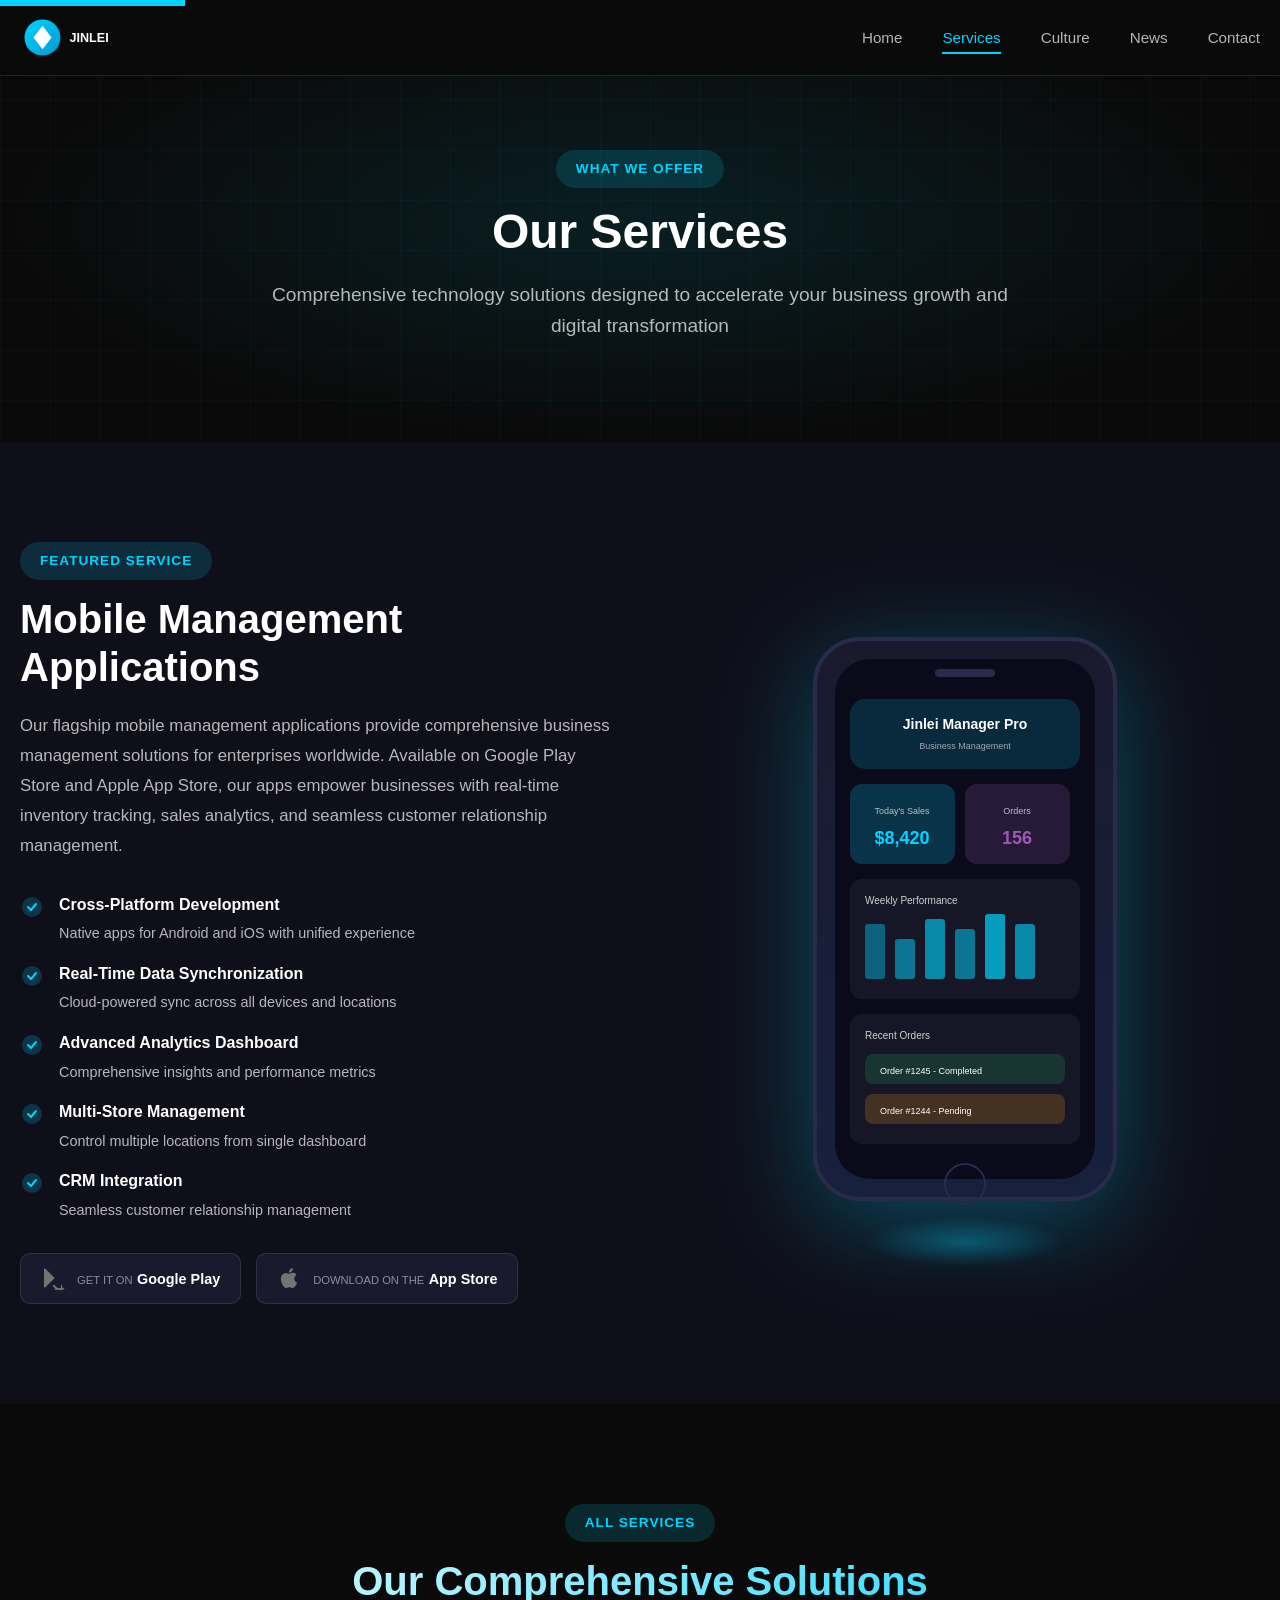
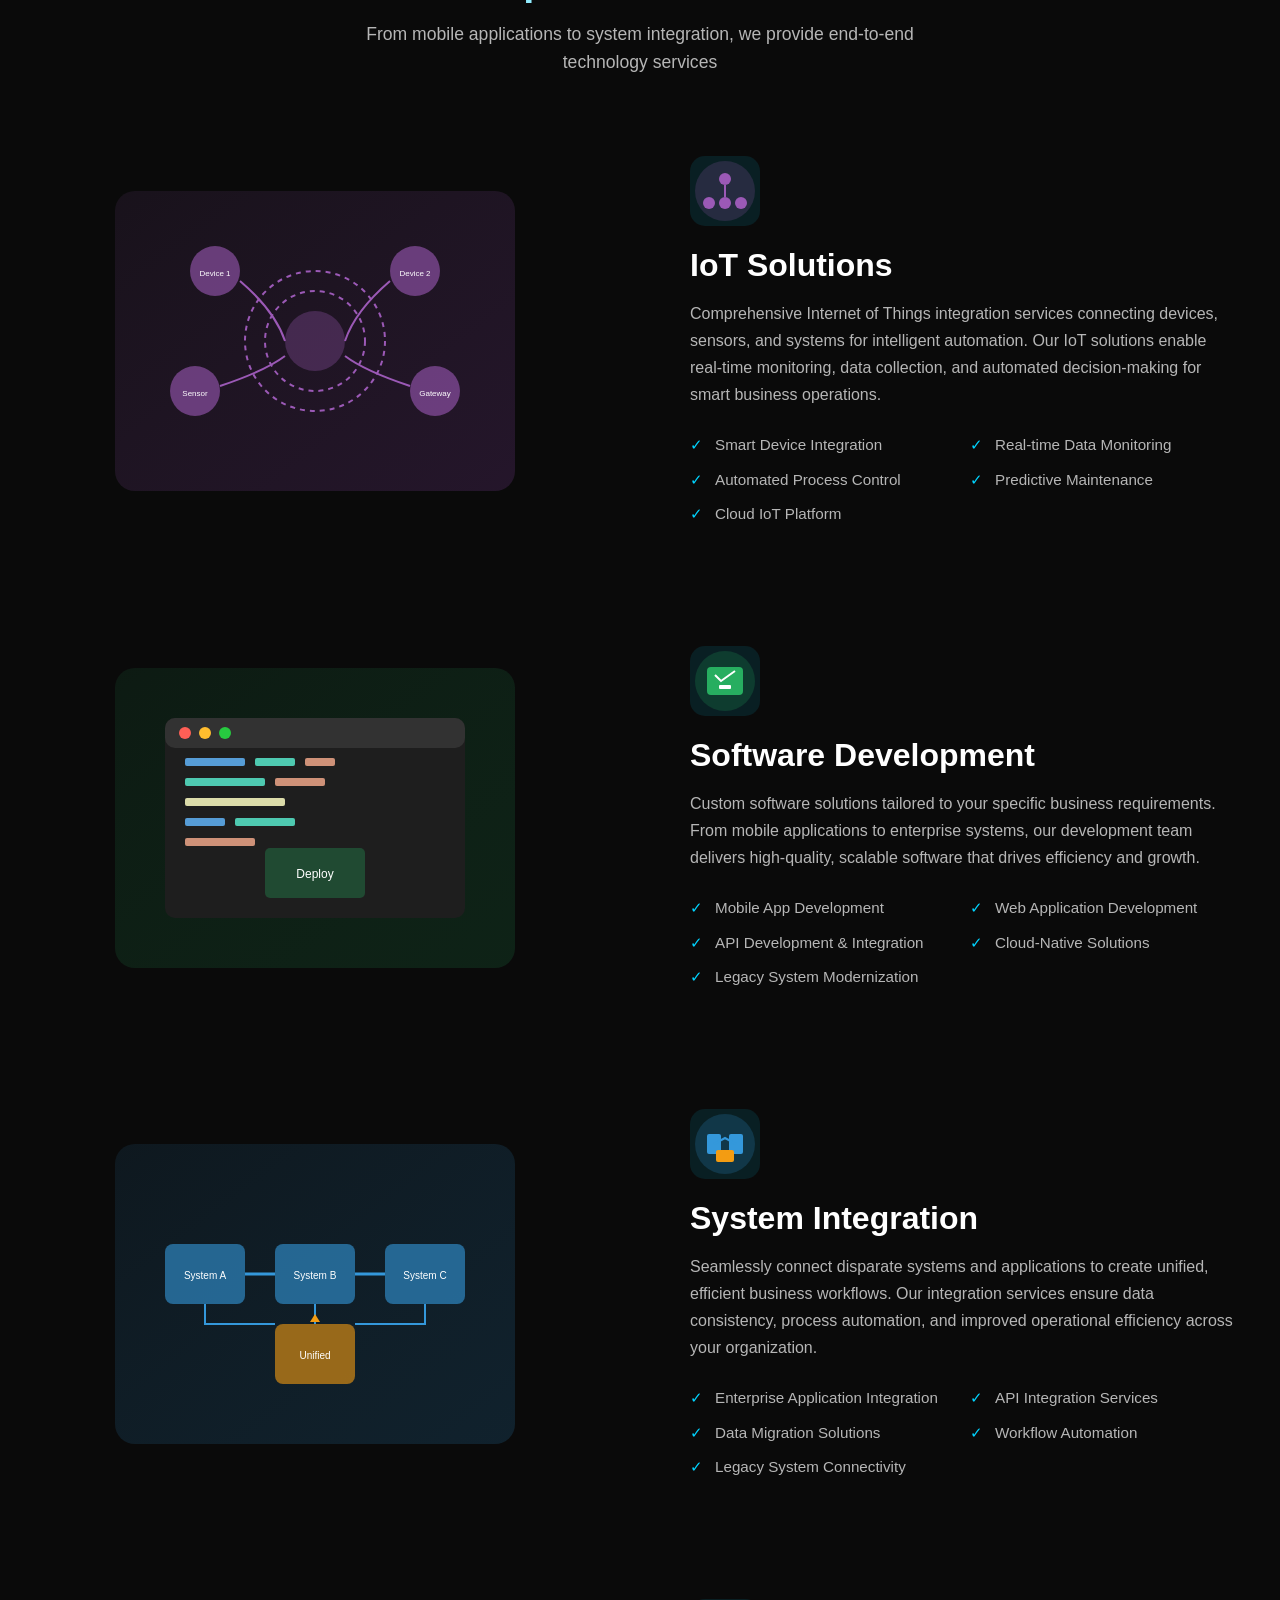
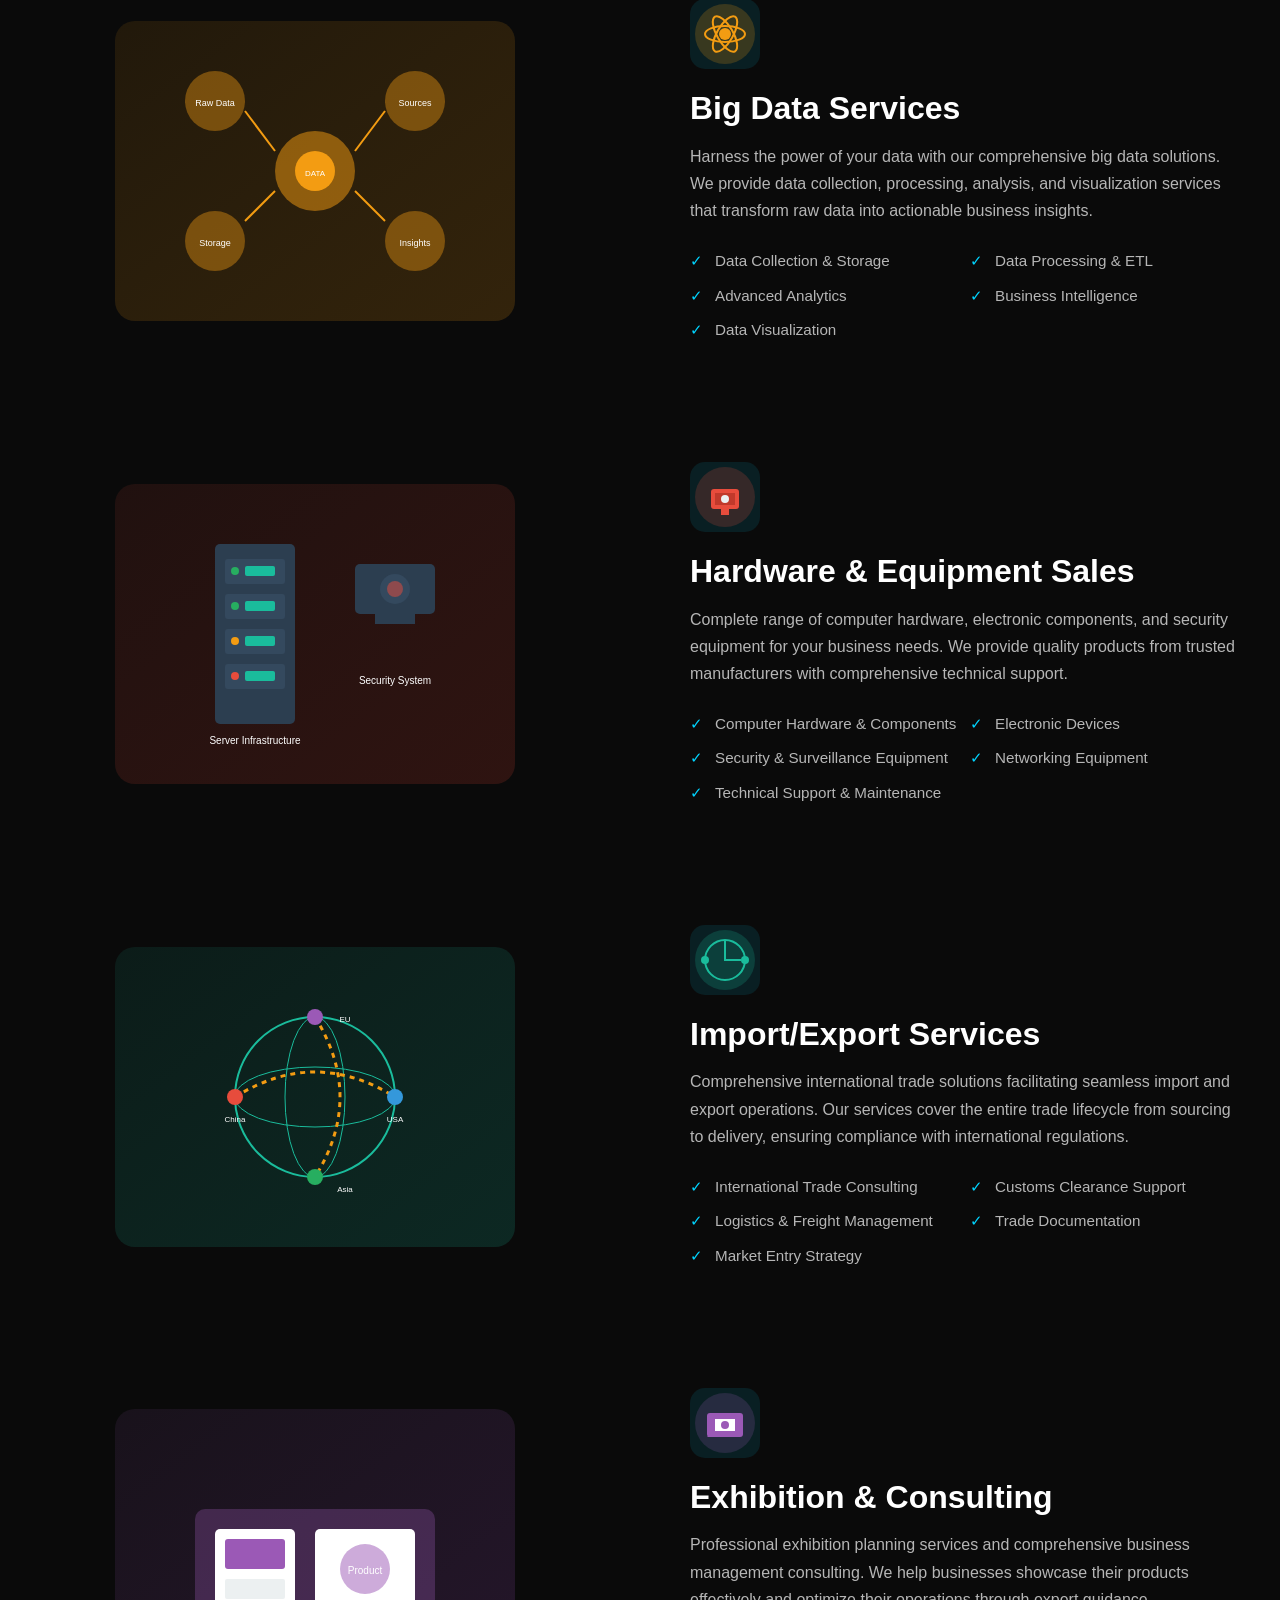
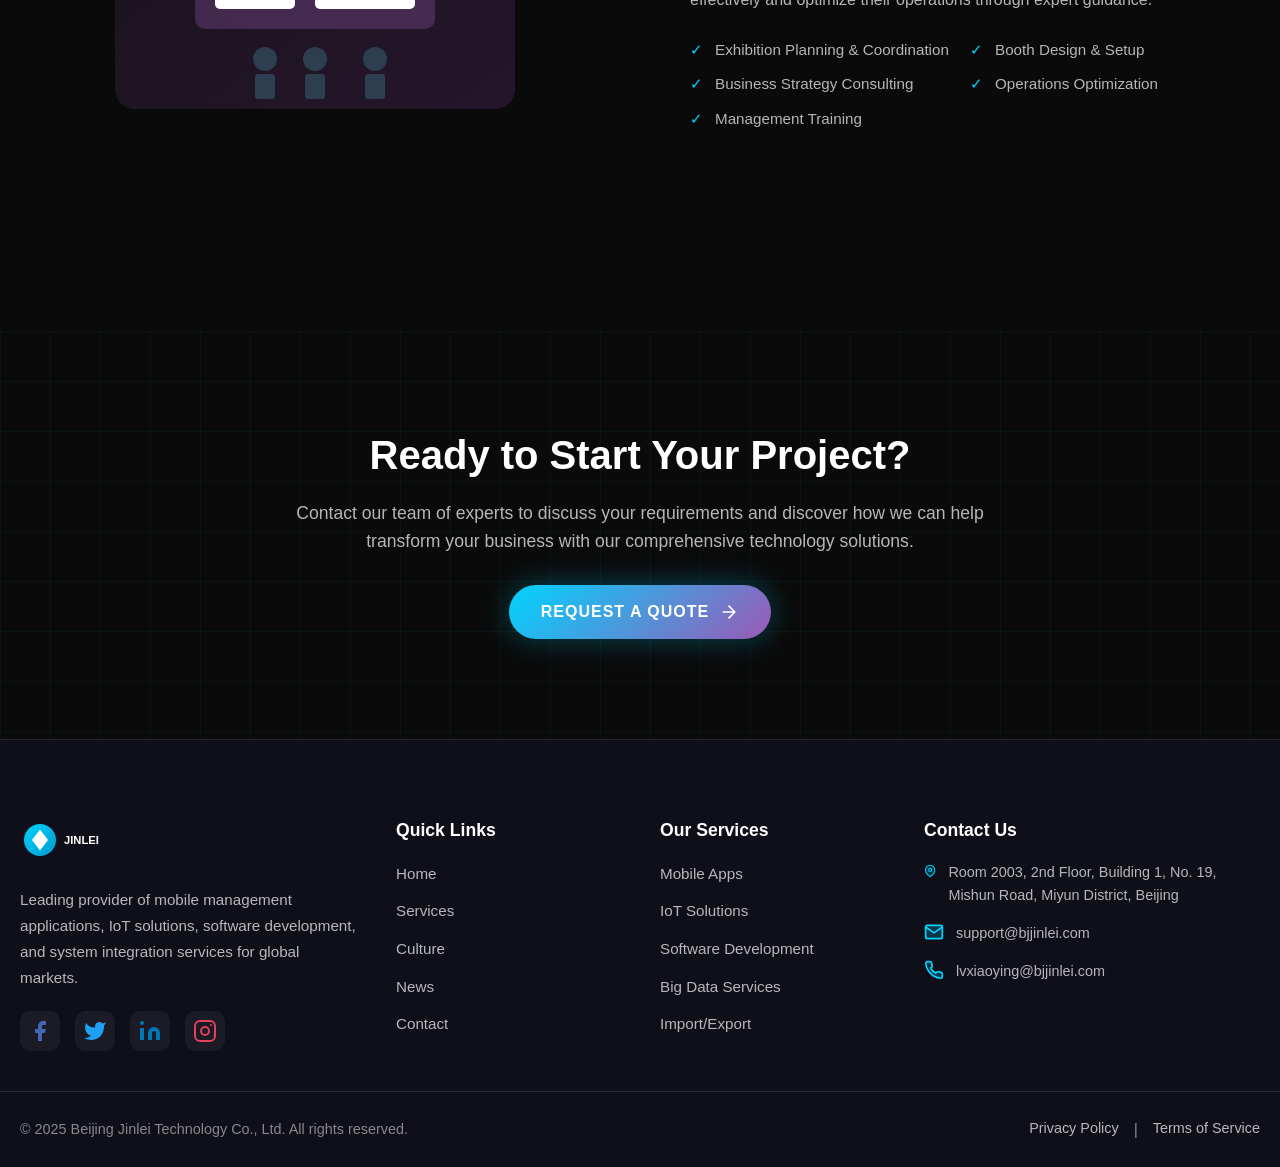
<file: services.html>
<!DOCTYPE html>
<html lang="en">
<head>
    <meta charset="UTF-8">
    <meta name="viewport" content="width=device-width, initial-scale=1.0">
    <meta name="description" content="Beijing Jinlei Technology Services - Mobile management applications, IoT solutions, software development, system integration, big data services, and import/export solutions for global markets.">
    <meta name="keywords" content="mobile app development, IoT solutions, software development, system integration, big data services, computer hardware, security equipment, import export, exhibition planning, management consulting">
    <meta name="robots" content="index, follow">
    <meta name="author" content="Beijing Jinlei Technology Co., Ltd.">
    <meta name="theme-color" content="#0a0a0a">
    <meta property="og:title" content="Our Services - Beijing Jinlei Technology Co., Ltd.">
    <meta property="og:description" content="Comprehensive technology solutions including mobile apps, IoT, software development, and system integration.">
    <meta property="og:type" content="website">
    <meta property="og:url" content="https://bjjinlei.com/services.html">
    <link rel="canonical" href="https://bjjinlei.com/services.html">
    <title>Our Services - Beijing Jinlei Technology Co., Ltd.</title>
    <link rel="stylesheet" href="css/style.css">
</head>
<body>
    <!-- Preloader -->
    <div class="preloader" id="preloader">
        <div class="preloader-content">
            <svg viewBox="0 0 100 100" width="80" height="80" class="preloader-logo">
                <defs>
                    <linearGradient id="preloaderGrad" x1="0%" y1="0%" x2="100%" y2="100%">
                        <stop offset="0%" style="stop-color:#00d4ff"/>
                        <stop offset="100%" style="stop-color:#0099cc"/>
                    </linearGradient>
                </defs>
                <circle cx="50" cy="50" r="45" fill="none" stroke="url(#preloaderGrad)" stroke-width="3" stroke-dasharray="283" stroke-dashoffset="0">
                    <animate attributeName="stroke-dashoffset" from="283" to="0" dur="2s" repeatCount="indefinite"/>
                </circle>
                <polygon points="50,20 80,50 50,80 20,50" fill="url(#preloaderGrad)" opacity="0.8"/>
            </svg>
            <p class="preloader-text">Loading Services</p>
        </div>
    </div>

    <!-- Navigation -->
    <nav class="navbar" id="navbar">
        <div class="nav-container">
            <a href="index.html" class="logo">
                <svg viewBox="0 0 200 50" width="180" height="45">
                    <defs>
                        <linearGradient id="logoGrad" x1="0%" y1="0%" x2="100%" y2="100%">
                            <stop offset="0%" style="stop-color:#00d4ff"/>
                            <stop offset="100%" style="stop-color:#0099cc"/>
                        </linearGradient>
                    </defs>
                    <circle cx="25" cy="25" r="20" fill="url(#logoGrad)"/>
                    <polygon points="25,12 35,25 25,38 15,25" fill="white"/>
                    <text x="55" y="30" font-family="Segoe UI, Roboto, Arial, sans-serif" font-size="14" font-weight="700" fill="#ffffff">JINLEI</text>
                </svg>
            </a>
            <ul class="nav-menu" id="navMenu">
                <li><a href="index.html">Home</a></li>
                <li><a href="services.html" class="active">Services</a></li>
                <li><a href="culture.html">Culture</a></li>
                <li><a href="news.html">News</a></li>
                <li><a href="contact.html">Contact</a></li>
            </ul>
            <button class="menu-toggle" id="menuToggle" aria-label="Toggle menu">
                <svg viewBox="0 0 24 24" width="24" height="24" class="menu-icon">
                    <path class="menu-line" d="M3 12h18" stroke="currentColor" stroke-width="2" stroke-linecap="round"/>
                    <path class="menu-line" d="M3 6h18" stroke="currentColor" stroke-width="2" stroke-linecap="round"/>
                    <path class="menu-line" d="M3 18h18" stroke="currentColor" stroke-width="2" stroke-linecap="round"/>
                </svg>
            </button>
        </div>
    </nav>

    <!-- Mobile Menu Overlay -->
    <div class="mobile-menu-overlay" id="mobileMenuOverlay">
        <ul class="mobile-menu">
            <li><a href="index.html">Home</a></li>
            <li><a href="services.html">Services</a></li>
            <li><a href="culture.html">Culture</a></li>
            <li><a href="news.html">News</a></li>
            <li><a href="contact.html">Contact</a></li>
        </ul>
    </div>

    <!-- Page Header -->
    <section class="page-header">
        <div class="page-header-background">
            <div class="hero-grid"></div>
            <div class="hero-gradient"></div>
        </div>
        <div class="page-header-content">
            <span class="section-badge animate-on-scroll">What We Offer</span>
            <h1 class="animate-on-scroll">Our Services</h1>
            <p class="animate-on-scroll">Comprehensive technology solutions designed to accelerate your business growth and digital transformation</p>
        </div>
    </section>

    <!-- Mobile Apps Section (Featured) -->
    <section class="service-feature" id="mobile">
        <div class="container">
            <div class="service-feature-content">
                <div class="service-feature-text">
                    <span class="section-badge animate-on-scroll">Featured Service</span>
                    <h2 class="animate-on-scroll">Mobile Management Applications</h2>
                    <p class="animate-on-scroll">Our flagship mobile management applications provide comprehensive business management solutions for enterprises worldwide. Available on Google Play Store and Apple App Store, our apps empower businesses with real-time inventory tracking, sales analytics, and seamless customer relationship management.</p>
                    <ul class="service-feature-list">
                        <li class="animate-on-scroll">
                            <svg viewBox="0 0 24 24" width="24" height="24">
                                <circle cx="12" cy="12" r="10" fill="rgba(0,212,255,0.2)"/>
                                <path d="M8 12l3 3 5-6" stroke="#00d4ff" stroke-width="2" fill="none" stroke-linecap="round" stroke-linejoin="round"/>
                            </svg>
                            <div>
                                <strong>Cross-Platform Development</strong>
                                <span>Native apps for Android and iOS with unified experience</span>
                            </div>
                        </li>
                        <li class="animate-on-scroll">
                            <svg viewBox="0 0 24 24" width="24" height="24">
                                <circle cx="12" cy="12" r="10" fill="rgba(0,212,255,0.2)"/>
                                <path d="M8 12l3 3 5-6" stroke="#00d4ff" stroke-width="2" fill="none" stroke-linecap="round" stroke-linejoin="round"/>
                            </svg>
                            <div>
                                <strong>Real-Time Data Synchronization</strong>
                                <span>Cloud-powered sync across all devices and locations</span>
                            </div>
                        </li>
                        <li class="animate-on-scroll">
                            <svg viewBox="0 0 24 24" width="24" height="24">
                                <circle cx="12" cy="12" r="10" fill="rgba(0,212,255,0.2)"/>
                                <path d="M8 12l3 3 5-6" stroke="#00d4ff" stroke-width="2" fill="none" stroke-linecap="round" stroke-linejoin="round"/>
                            </svg>
                            <div>
                                <strong>Advanced Analytics Dashboard</strong>
                                <span>Comprehensive insights and performance metrics</span>
                            </div>
                        </li>
                        <li class="animate-on-scroll">
                            <svg viewBox="0 0 24 24" width="24" height="24">
                                <circle cx="12" cy="12" r="10" fill="rgba(0,212,255,0.2)"/>
                                <path d="M8 12l3 3 5-6" stroke="#00d4ff" stroke-width="2" fill="none" stroke-linecap="round" stroke-linejoin="round"/>
                            </svg>
                            <div>
                                <strong>Multi-Store Management</strong>
                                <span>Control multiple locations from single dashboard</span>
                            </div>
                        </li>
                        <li class="animate-on-scroll">
                            <svg viewBox="0 0 24 24" width="24" height="24">
                                <circle cx="12" cy="12" r="10" fill="rgba(0,212,255,0.2)"/>
                                <path d="M8 12l3 3 5-6" stroke="#00d4ff" stroke-width="2" fill="none" stroke-linecap="round" stroke-linejoin="round"/>
                            </svg>
                            <div>
                                <strong>CRM Integration</strong>
                                <span>Seamless customer relationship management</span>
                            </div>
                        </li>
                    </ul>
                    <div class="app-platforms animate-on-scroll">
                        <a href="https://play.google.com/store" target="_blank" rel="noopener noreferrer" class="platform-btn google">
                            <svg viewBox="0 0 24 24" width="24" height="24">
                                <path d="M3 20.5v-17c0-.59.34-1.11.84-1.35L13.69 12l-9.85 9.85c-.5-.24-.84-.76-.84-1.35zm13.46 1.5l-3.5-3.5-1.41 1.41 2.88 2.88-2.88 2.88 1.41 1.41 3.5-3.5c.78.5 1.65.79 2.57.79 1.34 0 2.57-.53 3.49-1.39l-.01-.01c-.91-.85-1.45-2.08-1.45-3.39 0-.55.09-1.07.25-1.56l.01.01c-.92.9-1.45 2.15-1.45 3.52 0 1.15.46 2.23 1.25 3.05l3.5-3.5c.16.09.31.2.45.31l.01.01c-.05.03-.11.05-.17.08l.01.01c-1.06.46-2.22.72-3.43.72z" fill="#737373"/>
                            </svg>
                            <div>
                                <span class="store-text-small">GET IT ON</span>
                                <span class="store-text">Google Play</span>
                            </div>
                        </a>
                        <a href="https://apps.apple.com" target="_blank" rel="noopener noreferrer" class="platform-btn apple">
                            <svg viewBox="0 0 24 24" width="24" height="24">
                                <path d="M18.71 19.5c-.83 1.24-1.71 2.45-3.05 2.47-1.34.03-1.77-.79-3.29-.79-1.53 0-2 .77-3.27.82-1.31.05-2.3-1.32-3.14-2.53C4.25 17 2.94 12.45 4.7 9.39c.87-1.52 2.43-2.48 4.12-2.51 1.28-.02 2.5.87 3.29.87.78 0 2.26-1.07 3.81-.91.65.03 2.47.26 3.64 1.98-.09.06-2.17 1.28-2.15 3.81.03 3.02 2.65 4.03 2.68 4.04-.03.07-.42 1.44-1.38 2.83M13 3.5c.73-.83 1.94-1.46 2.94-1.5.13 1.17-.34 2.35-1.04 3.19-.69.85-1.83 1.51-2.95 1.42-.15-1.15.41-2.35 1.05-3.11z" fill="#737373"/>
                            </svg>
                            <div>
                                <span class="store-text-small">Download on the</span>
                                <span class="store-text">App Store</span>
                            </div>
                        </a>
                    </div>
                </div>
                <div class="service-feature-visual animate-on-scroll">
                    <div class="feature-phone">
                        <svg viewBox="0 0 320 580" width="320" height="580">
                            <defs>
                                <linearGradient id="featurePhoneGrad" x1="0%" y1="0%" x2="0%" y2="100%">
                                    <stop offset="0%" style="stop-color:#1a1a2e"/>
                                    <stop offset="100%" style="stop-color:#16213e"/>
                                </linearGradient>
                            </defs>
                            <rect x="10" y="10" width="300" height="560" rx="45" fill="url(#featurePhoneGrad)" stroke="#2a2a4a" stroke-width="4"/>
                            <rect x="30" y="30" width="260" height="520" rx="35" fill="#0a0a1a"/>
                            <rect x="130" y="40" width="60" height="8" rx="4" fill="#2a2a4a"/>
                            <circle cx="160" cy="555" r="20" stroke="#2a2a4a" stroke-width="2" fill="none"/>
                            <!-- App Header -->
                            <rect x="45" y="70" width="230" height="70" rx="15" fill="rgba(0,212,255,0.15)"/>
                            <text x="160" y="100" text-anchor="middle" font-family="Segoe UI, Arial" font-size="14" font-weight="700" fill="white">Jinlei Manager Pro</text>
                            <text x="160" y="120" text-anchor="middle" font-family="Segoe UI, Arial" font-size="9" fill="rgba(255,255,255,0.6)">Business Management</text>
                            <!-- Stats Cards -->
                            <rect x="45" y="155" width="105" height="80" rx="12" fill="rgba(0,212,255,0.2)"/>
                            <text x="97" y="185" text-anchor="middle" font-family="Segoe UI, Arial" font-size="9" fill="rgba(255,255,255,0.7)">Today's Sales</text>
                            <text x="97" y="215" text-anchor="middle" font-family="Segoe UI, Arial" font-size="18" font-weight="700" fill="#00d4ff">$8,420</text>
                            <rect x="160" y="155" width="105" height="80" rx="12" fill="rgba(155,89,182,0.2)"/>
                            <text x="212" y="185" text-anchor="middle" font-family="Segoe UI, Arial" font-size="9" fill="rgba(255,255,255,0.7)">Orders</text>
                            <text x="212" y="215" text-anchor="middle" font-family="Segoe UI, Arial" font-size="18" font-weight="700" fill="#9b59b6">156</text>
                            <!-- Chart Section -->
                            <rect x="45" y="250" width="230" height="120" rx="12" fill="rgba(255,255,255,0.05)"/>
                            <text x="60" y="275" font-family="Segoe UI, Arial" font-size="10" fill="rgba(255,255,255,0.8)">Weekly Performance</text>
                            <rect x="60" y="295" width="20" height="55" rx="3" fill="rgba(0,212,255,0.4)"/>
                            <rect x="90" y="310" width="20" height="40" rx="3" fill="rgba(0,212,255,0.5)"/>
                            <rect x="120" y="290" width="20" height="60" rx="3" fill="rgba(0,212,255,0.6)"/>
                            <rect x="150" y="300" width="20" height="50" rx="3" fill="rgba(0,212,255,0.5)"/>
                            <rect x="180" y="285" width="20" height="65" rx="3" fill="rgba(0,212,255,0.7)"/>
                            <rect x="210" y="295" width="20" height="55" rx="3" fill="rgba(0,212,255,0.6)"/>
                            <!-- Recent Orders -->
                            <rect x="45" y="385" width="230" height="130" rx="12" fill="rgba(255,255,255,0.05)"/>
                            <text x="60" y="410" font-family="Segoe UI, Arial" font-size="10" fill="rgba(255,255,255,0.8)">Recent Orders</text>
                            <rect x="60" y="425" width="200" height="30" rx="8" fill="rgba(39,174,96,0.2)"/>
                            <text x="75" y="445" font-family="Segoe UI, Arial" font-size="9" fill="white">Order #1245 - Completed</text>
                            <rect x="60" y="465" width="200" height="30" rx="8" fill="rgba(243,156,18,0.2)"/>
                            <text x="75" y="485" font-family="Segoe UI, Arial" font-size="9" fill="white">Order #1244 - Pending</text>
                        </svg>
                        <div class="phone-glow"></div>
                    </div>
                </div>
            </div>
        </div>
    </section>

    <!-- Services Grid -->
    <section class="services-grid-section">
        <div class="container">
            <div class="section-header animate-on-scroll">
                <span class="section-badge">All Services</span>
                <h2 class="section-title">Our Comprehensive Solutions</h2>
                <p class="section-subtitle">From mobile applications to system integration, we provide end-to-end technology services</p>
            </div>
            
            <!-- IoT Solutions -->
            <div class="service-grid-item" id="iot">
                <div class="service-grid-visual animate-on-scroll">
                    <svg viewBox="0 0 400 300" width="400" height="300">
                        <defs>
                            <linearGradient id="iotBg" x1="0%" y1="0%" x2="100%" y2="100%">
                                <stop offset="0%" style="stop-color:#9b59b6;stop-opacity:0.1"/>
                                <stop offset="100%" style="stop-color:#8e44ad;stop-opacity:0.2"/>
                            </linearGradient>
                        </defs>
                        <rect width="400" height="300" fill="url(#iotBg)" rx="20"/>
                        <circle cx="200" cy="150" r="30" fill="#9b59b6" opacity="0.3"/>
                        <circle cx="200" cy="150" r="50" fill="none" stroke="#9b59b6" stroke-width="2" stroke-dasharray="5,5"/>
                        <circle cx="200" cy="150" r="70" fill="none" stroke="#9b59b6" stroke-width="2" stroke-dasharray="5,5"/>
                        <!-- IoT Devices -->
                        <circle cx="100" cy="80" r="25" fill="#9b59b6" opacity="0.6"/>
                        <text x="100" y="85" text-anchor="middle" font-size="8" fill="white">Device 1</text>
                        <circle cx="300" cy="80" r="25" fill="#9b59b6" opacity="0.6"/>
                        <text x="300" y="85" text-anchor="middle" font-size="8" fill="white">Device 2</text>
                        <circle cx="80" cy="200" r="25" fill="#9b59b6" opacity="0.6"/>
                        <text x="80" y="205" text-anchor="middle" font-size="8" fill="white">Sensor</text>
                        <circle cx="320" cy="200" r="25" fill="#9b59b6" opacity="0.6"/>
                        <text x="320" y="205" text-anchor="middle" font-size="8" fill="white">Gateway</text>
                        <!-- Connection Lines -->
                        <path d="M125 90 Q160 120 170 150" stroke="#9b59b6" stroke-width="2" fill="none"/>
                        <path d="M275 90 Q240 120 230 150" stroke="#9b59b6" stroke-width="2" fill="none"/>
                        <path d="M105 195 Q150 180 170 165" stroke="#9b59b6" stroke-width="2" fill="none"/>
                        <path d="M295 195 Q250 180 230 165" stroke="#9b59b6" stroke-width="2" fill="none"/>
                    </svg>
                </div>
                <div class="service-grid-content">
                    <div class="service-icon">
                        <svg viewBox="0 0 64 64" width="64" height="64">
                            <circle cx="32" cy="32" r="30" fill="rgba(155, 89, 182, 0.2)"/>
                            <circle cx="32" cy="20" r="6" fill="#9b59b6"/>
                            <circle cx="16" cy="44" r="6" fill="#9b59b6"/>
                            <circle cx="48" cy="44" r="6" fill="#9b59b6"/>
                            <circle cx="32" cy="44" r="6" fill="#9b59b6"/>
                            <path d="M32 26 L32 38" stroke="#9b59b6" stroke-width="2"/>
                        </svg>
                    </div>
                    <h3>IoT Solutions</h3>
                    <p>Comprehensive Internet of Things integration services connecting devices, sensors, and systems for intelligent automation. Our IoT solutions enable real-time monitoring, data collection, and automated decision-making for smart business operations.</p>
                    <ul class="service-list">
                        <li>Smart Device Integration</li>
                        <li>Real-time Data Monitoring</li>
                        <li>Automated Process Control</li>
                        <li>Predictive Maintenance</li>
                        <li>Cloud IoT Platform</li>
                    </ul>
                </div>
            </div>

            <!-- Software Development -->
            <div class="service-grid-item reverse" id="software">
                <div class="service-grid-content">
                    <div class="service-icon">
                        <svg viewBox="0 0 64 64" width="64" height="64">
                            <circle cx="32" cy="32" r="30" fill="rgba(39, 174, 96, 0.2)"/>
                            <rect x="14" y="18" width="36" height="28" rx="4" fill="#27ae60"/>
                            <path d="M22 26 L28 32 L42 22" stroke="white" stroke-width="2" fill="none"/>
                            <rect x="26" y="36" width="12" height="4" rx="1" fill="white"/>
                        </svg>
                    </div>
                    <h3>Software Development</h3>
                    <p>Custom software solutions tailored to your specific business requirements. From mobile applications to enterprise systems, our development team delivers high-quality, scalable software that drives efficiency and growth.</p>
                    <ul class="service-list">
                        <li>Mobile App Development</li>
                        <li>Web Application Development</li>
                        <li>API Development & Integration</li>
                        <li>Cloud-Native Solutions</li>
                        <li>Legacy System Modernization</li>
                    </ul>
                </div>
                <div class="service-grid-visual animate-on-scroll">
                    <svg viewBox="0 0 400 300" width="400" height="300">
                        <defs>
                            <linearGradient id="softBg" x1="0%" y1="0%" x2="100%" y2="100%">
                                <stop offset="0%" style="stop-color:#27ae60;stop-opacity:0.1"/>
                                <stop offset="100%" style="stop-color:#1e8449;stop-opacity:0.2"/>
                            </linearGradient>
                        </defs>
                        <rect width="400" height="300" fill="url(#softBg)" rx="20"/>
                        <!-- Code Editor Mockup -->
                        <rect x="50" y="50" width="300" height="200" rx="10" fill="#1e1e1e"/>
                        <rect x="50" y="50" width="300" height="30" rx="10" fill="#323232"/>
                        <circle cx="70" cy="65" r="6" fill="#ff5f56"/>
                        <circle cx="90" cy="65" r="6" fill="#ffbd2e"/>
                        <circle cx="110" cy="65" r="6" fill="#27ca40"/>
                        <rect x="70" y="90" width="60" height="8" rx="2" fill="#569cd6"/>
                        <rect x="140" y="90" width="40" height="8" rx="2" fill="#4ec9b0"/>
                        <rect x="190" y="90" width="30" height="8" rx="2" fill="#ce9178"/>
                        <rect x="70" y="110" width="80" height="8" rx="2" fill="#4ec9b0"/>
                        <rect x="160" y="110" width="50" height="8" rx="2" fill="#ce9178"/>
                        <rect x="70" y="130" width="100" height="8" rx="2" fill="#dcdcaa"/>
                        <rect x="70" y="150" width="40" height="8" rx="2" fill="#569cd6"/>
                        <rect x="120" y="150" width="60" height="8" rx="2" fill="#4ec9b0"/>
                        <rect x="70" y="170" width="70" height="8" rx="2" fill="#ce9178"/>
                        <rect x="150" y="180" width="100" height="50" rx="5" fill="#27ae60" opacity="0.3"/>
                        <text x="200" y="210" text-anchor="middle" font-size="12" fill="white">Deploy</text>
                    </svg>
                </div>
            </div>

            <!-- System Integration -->
            <div class="service-grid-item">
                <div class="service-grid-visual animate-on-scroll">
                    <svg viewBox="0 0 400 300" width="400" height="300">
                        <defs>
                            <linearGradient id="sysBg" x1="0%" y1="0%" x2="100%" y2="100%">
                                <stop offset="0%" style="stop-color:#3498db;stop-opacity:0.1"/>
                                <stop offset="100%" style="stop-color:#2980b9;stop-opacity:0.2"/>
                            </linearGradient>
                        </defs>
                        <rect width="400" height="300" fill="url(#sysBg)" rx="20"/>
                        <!-- System Boxes -->
                        <rect x="50" y="100" width="80" height="60" rx="8" fill="#3498db" opacity="0.6"/>
                        <text x="90" y="135" text-anchor="middle" font-size="10" fill="white">System A</text>
                        <rect x="160" y="100" width="80" height="60" rx="8" fill="#3498db" opacity="0.6"/>
                        <text x="200" y="135" text-anchor="middle" font-size="10" fill="white">System B</text>
                        <rect x="270" y="100" width="80" height="60" rx="8" fill="#3498db" opacity="0.6"/>
                        <text x="310" y="135" text-anchor="middle" font-size="10" fill="white">System C</text>
                        <rect x="160" y="180" width="80" height="60" rx="8" fill="#f39c12" opacity="0.6"/>
                        <text x="200" y="215" text-anchor="middle" font-size="10" fill="white">Unified</text>
                        <!-- Connection Lines -->
                        <path d="M130 130 L160 130" stroke="#3498db" stroke-width="3"/>
                        <path d="M240 130 L270 130" stroke="#3498db" stroke-width="3"/>
                        <path d="M90 160 L90 180 L160 180" stroke="#3498db" stroke-width="2" fill="none"/>
                        <path d="M200 160 L200 180" stroke="#3498db" stroke-width="2" fill="none"/>
                        <path d="M310 160 L310 180 L240 180" stroke="#3498db" stroke-width="2" fill="none"/>
                        <!-- Arrows -->
                        <polygon points="200,170 195,178 205,178" fill="#f39c12"/>
                    </svg>
                </div>
                <div class="service-grid-content">
                    <div class="service-icon">
                        <svg viewBox="0 0 64 64" width="64" height="64">
                            <circle cx="32" cy="32" r="30" fill="rgba(52, 152, 219, 0.2)"/>
                            <rect x="14" y="22" width="14" height="20" rx="2" fill="#3498db"/>
                            <rect x="36" y="22" width="14" height="20" rx="2" fill="#3498db"/>
                            <rect x="23" y="38" width="18" height="12" rx="2" fill="#f39c12"/>
                            <path d="M21 32 L32 26 L43 32" stroke="#3498db" stroke-width="2" fill="none"/>
                        </svg>
                    </div>
                    <h3>System Integration</h3>
                    <p>Seamlessly connect disparate systems and applications to create unified, efficient business workflows. Our integration services ensure data consistency, process automation, and improved operational efficiency across your organization.</p>
                    <ul class="service-list">
                        <li>Enterprise Application Integration</li>
                        <li>API Integration Services</li>
                        <li>Data Migration Solutions</li>
                        <li>Workflow Automation</li>
                        <li>Legacy System Connectivity</li>
                    </ul>
                </div>
            </div>

            <!-- Big Data Services -->
            <div class="service-grid-item reverse" id="bigdata">
                <div class="service-grid-content">
                    <div class="service-icon">
                        <svg viewBox="0 0 64 64" width="64" height="64">
                            <circle cx="32" cy="32" r="30" fill="rgba(243, 156, 18, 0.2)"/>
                            <ellipse cx="32" cy="32" rx="20" ry="8" fill="none" stroke="#f39c12" stroke-width="2"/>
                            <ellipse cx="32" cy="32" rx="20" ry="8" fill="none" stroke="#f39c12" stroke-width="2" transform="rotate(60 32 32)"/>
                            <ellipse cx="32" cy="32" rx="20" ry="8" fill="none" stroke="#f39c12" stroke-width="2" transform="rotate(120 32 32)"/>
                            <circle cx="32" cy="32" r="6" fill="#f39c12"/>
                        </svg>
                    </div>
                    <h3>Big Data Services</h3>
                    <p>Harness the power of your data with our comprehensive big data solutions. We provide data collection, processing, analysis, and visualization services that transform raw data into actionable business insights.</p>
                    <ul class="service-list">
                        <li>Data Collection & Storage</li>
                        <li>Data Processing & ETL</li>
                        <li>Advanced Analytics</li>
                        <li>Business Intelligence</li>
                        <li>Data Visualization</li>
                    </ul>
                </div>
                <div class="service-grid-visual animate-on-scroll">
                    <svg viewBox="0 0 400 300" width="400" height="300">
                        <defs>
                            <linearGradient id="dataBg" x1="0%" y1="0%" x2="100%" y2="100%">
                                <stop offset="0%" style="stop-color:#f39c12;stop-opacity:0.1"/>
                                <stop offset="100%" style="stop-color:#d68910;stop-opacity:0.2"/>
                            </linearGradient>
                        </defs>
                        <rect width="400" height="300" fill="url(#dataBg)" rx="20"/>
                        <!-- Data Nodes -->
                        <circle cx="100" cy="80" r="30" fill="#f39c12" opacity="0.4"/>
                        <circle cx="200" cy="150" r="40" fill="#f39c12" opacity="0.5"/>
                        <circle cx="300" cy="80" r="30" fill="#f39c12" opacity="0.4"/>
                        <circle cx="100" cy="220" r="30" fill="#f39c12" opacity="0.4"/>
                        <circle cx="300" cy="220" r="30" fill="#f39c12" opacity="0.4"/>
                        <!-- Central Hub -->
                        <circle cx="200" cy="150" r="20" fill="#f39c12"/>
                        <text x="200" y="155" text-anchor="middle" font-size="8" fill="white">DATA</text>
                        <!-- Connection Lines -->
                        <path d="M130 90 L160 130" stroke="#f39c12" stroke-width="2"/>
                        <path d="M270 90 L240 130" stroke="#f39c12" stroke-width="2"/>
                        <path d="M130 200 L160 170" stroke="#f39c12" stroke-width="2"/>
                        <path d="M270 200 L240 170" stroke="#f39c12" stroke-width="2"/>
                        <!-- Labels -->
                        <text x="100" y="85" text-anchor="middle" font-size="9" fill="white">Raw Data</text>
                        <text x="300" y="85" text-anchor="middle" font-size="9" fill="white">Sources</text>
                        <text x="100" y="225" text-anchor="middle" font-size="9" fill="white">Storage</text>
                        <text x="300" y="225" text-anchor="middle" font-size="9" fill="white">Insights</text>
                    </svg>
                </div>
            </div>

            <!-- Hardware & Equipment -->
            <div class="service-grid-item">
                <div class="service-grid-visual animate-on-scroll">
                    <svg viewBox="0 0 400 300" width="400" height="300">
                        <defs>
                            <linearGradient id="hwBg" x1="0%" y1="0%" x2="100%" y2="100%">
                                <stop offset="0%" style="stop-color:#e74c3c;stop-opacity:0.1"/>
                                <stop offset="100%" style="stop-color:#c0392b;stop-opacity:0.2"/>
                            </linearGradient>
                        </defs>
                        <rect width="400" height="300" fill="url(#hwBg)" rx="20"/>
                        <!-- Server Rack -->
                        <rect x="100" y="60" width="80" height="180" rx="5" fill="#2c3e50"/>
                        <rect x="110" y="75" width="60" height="25" rx="3" fill="#34495e"/>
                        <circle cx="120" cy="87" r="4" fill="#27ae60"/>
                        <rect x="130" y="82" width="30" height="10" rx="2" fill="#1abc9c"/>
                        <rect x="110" y="110" width="60" height="25" rx="3" fill="#34495e"/>
                        <circle cx="120" cy="122" r="4" fill="#27ae60"/>
                        <rect x="130" y="117" width="30" height="10" rx="2" fill="#1abc9c"/>
                        <rect x="110" y="145" width="60" height="25" rx="3" fill="#34495e"/>
                        <circle cx="120" cy="157" r="4" fill="#f39c12"/>
                        <rect x="130" y="152" width="30" height="10" rx="2" fill="#1abc9c"/>
                        <rect x="110" y="180" width="60" height="25" rx="3" fill="#34495e"/>
                        <circle cx="120" cy="192" r="4" fill="#e74c3c"/>
                        <rect x="130" y="187" width="30" height="10" rx="2" fill="#1abc9c"/>
                        <!-- Security Camera -->
                        <rect x="240" y="80" width="80" height="50" rx="5" fill="#2c3e50"/>
                        <rect x="260" y="130" width="40" height="10" fill="#2c3e50"/>
                        <circle cx="280" cy="105" r="15" fill="#34495e"/>
                        <circle cx="280" cy="105" r="8" fill="#e74c3c" opacity="0.5"/>
                        <text x="280" y="200" text-anchor="middle" font-size="10" fill="white">Security System</text>
                        <!-- Labels -->
                        <text x="140" y="260" text-anchor="middle" font-size="10" fill="white">Server Infrastructure</text>
                    </svg>
                </div>
                <div class="service-grid-content">
                    <div class="service-icon">
                        <svg viewBox="0 0 64 64" width="64" height="64">
                            <circle cx="32" cy="32" r="30" fill="rgba(231, 76, 60, 0.2)"/>
                            <rect x="18" y="24" width="28" height="20" rx="3" fill="#e74c3c"/>
                            <rect x="22" y="28" width="20" height="12" fill="#c0392b"/>
                            <circle cx="32" cy="34" r="4" fill="#ecf0f1"/>
                            <rect x="28" y="44" width="8" height="6" fill="#e74c3c"/>
                        </svg>
                    </div>
                    <h3>Hardware & Equipment Sales</h3>
                    <p>Complete range of computer hardware, electronic components, and security equipment for your business needs. We provide quality products from trusted manufacturers with comprehensive technical support.</p>
                    <ul class="service-list">
                        <li>Computer Hardware & Components</li>
                        <li>Electronic Devices</li>
                        <li>Security & Surveillance Equipment</li>
                        <li>Networking Equipment</li>
                        <li>Technical Support & Maintenance</li>
                    </ul>
                </div>
            </div>

            <!-- Import/Export -->
            <div class="service-grid-item reverse" id="export">
                <div class="service-grid-content">
                    <div class="service-icon">
                        <svg viewBox="0 0 64 64" width="64" height="64">
                            <circle cx="32" cy="32" r="30" fill="rgba(26, 188, 156, 0.2)"/>
                            <circle cx="32" cy="32" r="20" fill="none" stroke="#1abc9c" stroke-width="2"/>
                            <path d="M32 12 L32 32 L48 32" stroke="#1abc9c" stroke-width="2" fill="none"/>
                            <circle cx="12" cy="32" r="4" fill="#1abc9c"/>
                            <circle cx="52" cy="32" r="4" fill="#1abc9c"/>
                        </svg>
                    </div>
                    <h3>Import/Export Services</h3>
                    <p>Comprehensive international trade solutions facilitating seamless import and export operations. Our services cover the entire trade lifecycle from sourcing to delivery, ensuring compliance with international regulations.</p>
                    <ul class="service-list">
                        <li>International Trade Consulting</li>
                        <li>Customs Clearance Support</li>
                        <li>Logistics & Freight Management</li>
                        <li>Trade Documentation</li>
                        <li>Market Entry Strategy</li>
                    </ul>
                </div>
                <div class="service-grid-visual animate-on-scroll">
                    <svg viewBox="0 0 400 300" width="400" height="300">
                        <defs>
                            <linearGradient id="tradeBg" x1="0%" y1="0%" x2="100%" y2="100%">
                                <stop offset="0%" style="stop-color:#1abc9c;stop-opacity:0.1"/>
                                <stop offset="100%" style="stop-color:#16a085;stop-opacity:0.2"/>
                            </linearGradient>
                        </defs>
                        <rect width="400" height="300" fill="url(#tradeBg)" rx="20"/>
                        <!-- Globe -->
                        <circle cx="200" cy="150" r="80" fill="none" stroke="#1abc9c" stroke-width="2"/>
                        <ellipse cx="200" cy="150" rx="80" ry="30" fill="none" stroke="#1abc9c" stroke-width="1"/>
                        <ellipse cx="200" cy="150" rx="30" ry="80" fill="none" stroke="#1abc9c" stroke-width="1"/>
                        <!-- Trade Routes -->
                        <path d="M120 150 Q200 100 280 150" stroke="#f39c12" stroke-width="3" fill="none" stroke-dasharray="5,5"/>
                        <path d="M200 70 Q250 150 200 230" stroke="#f39c12" stroke-width="3" fill="none" stroke-dasharray="5,5"/>
                        <!-- Location Markers -->
                        <circle cx="120" cy="150" r="8" fill="#e74c3c"/>
                        <circle cx="280" cy="150" r="8" fill="#3498db"/>
                        <circle cx="200" cy="70" r="8" fill="#9b59b6"/>
                        <circle cx="200" cy="230" r="8" fill="#27ae60"/>
                        <!-- Labels -->
                        <text x="120" y="175" text-anchor="middle" font-size="8" fill="white">China</text>
                        <text x="280" y="175" text-anchor="middle" font-size="8" fill="white">USA</text>
                        <text x="230" y="75" text-anchor="middle" font-size="8" fill="white">EU</text>
                        <text x="230" y="245" text-anchor="middle" font-size="8" fill="white">Asia</text>
                    </svg>
                </div>
            </div>

            <!-- Exhibition & Consulting -->
            <div class="service-grid-item">
                <div class="service-grid-visual animate-on-scroll">
                    <svg viewBox="0 0 400 300" width="400" height="300">
                        <defs>
                            <linearGradient id="exhibitBg" x1="0%" y1="0%" x2="100%" y2="100%">
                                <stop offset="0%" style="stop-color:#9b59b6;stop-opacity:0.1"/>
                                <stop offset="100%" style="stop-color:#8e44ad;stop-opacity:0.2"/>
                            </linearGradient>
                        </defs>
                        <rect width="400" height="300" fill="url(#exhibitBg)" rx="20"/>
                        <!-- Booth Structure -->
                        <rect x="80" y="100" width="240" height="120" rx="10" fill="rgba(155,89,182,0.3)"/>
                        <rect x="100" y="120" width="80" height="80" rx="5" fill="white"/>
                        <rect x="110" y="130" width="60" height="30" rx="3" fill="#9b59b6"/>
                        <rect x="110" y="170" width="60" height="20" rx="2" fill="#ecf0f1"/>
                        <rect x="200" y="120" width="100" height="80" rx="5" fill="white"/>
                        <circle cx="250" cy="160" r="25" fill="#9b59b6" opacity="0.5"/>
                        <text x="250" y="165" text-anchor="middle" font-size="10" fill="white">Product</text>
                        <!-- People -->
                        <circle cx="150" cy="250" r="12" fill="#2c3e50"/>
                        <rect x="140" y="265" width="20" height="25" rx="3" fill="#2c3e50"/>
                        <circle cx="200" cy="250" r="12" fill="#2c3e50"/>
                        <rect x="190" y="265" width="20" height="25" rx="3" fill="#2c3e50"/>
                        <circle cx="260" cy="250" r="12" fill="#2c3e50"/>
                        <rect x="250" y="265" width="20" height="25" rx="3" fill="#2c3e50"/>
                    </svg>
                </div>
                <div class="service-grid-content">
                    <div class="service-icon">
                        <svg viewBox="0 0 64 64" width="64" height="64">
                            <circle cx="32" cy="32" r="30" fill="rgba(155, 89, 182, 0.2)"/>
                            <rect x="14" y="22" width="36" height="24" rx="3" fill="#9b59b6"/>
                            <path d="M14 46 L22 38 L30 46 L38 38 L46 46" fill="#9b59b6"/>
                            <rect x="22" y="28" width="20" height="12" fill="white"/>
                            <circle cx="32" cy="34" r="4" fill="#9b59b6"/>
                        </svg>
                    </div>
                    <h3>Exhibition & Consulting</h3>
                    <p>Professional exhibition planning services and comprehensive business management consulting. We help businesses showcase their products effectively and optimize their operations through expert guidance.</p>
                    <ul class="service-list">
                        <li>Exhibition Planning & Coordination</li>
                        <li>Booth Design & Setup</li>
                        <li>Business Strategy Consulting</li>
                        <li>Operations Optimization</li>
                        <li>Management Training</li>
                    </ul>
                </div>
            </div>
        </div>
    </section>

    <!-- CTA Section -->
    <section class="cta" id="cta">
        <div class="cta-background">
            <div class="cta-grid"></div>
        </div>
        <div class="container">
            <div class="cta-content animate-on-scroll">
                <h2>Ready to Start Your Project?</h2>
                <p>Contact our team of experts to discuss your requirements and discover how we can help transform your business with our comprehensive technology solutions.</p>
                <div class="cta-buttons">
                    <a href="contact.html" class="btn btn-primary">
                        <span>Request a Quote</span>
                        <svg viewBox="0 0 24 24" width="20" height="20">
                            <path d="M5 12h14M12 5l7 7-7 7" stroke="currentColor" stroke-width="2" fill="none" stroke-linecap="round" stroke-linejoin="round"/>
                        </svg>
                    </a>
                </div>
            </div>
        </div>
    </section>

    <!-- Footer -->
    <footer class="footer" id="footer">
        <div class="footer-top">
            <div class="container">
                <div class="footer-content">
                    <div class="footer-section footer-brand">
                        <a href="index.html" class="footer-logo">
                            <svg viewBox="0 0 200 50" width="160" height="40">
                                <defs>
                                    <linearGradient id="footerLogoGrad" x1="0%" y1="0%" x2="100%" y2="100%">
                                        <stop offset="0%" style="stop-color:#00d4ff"/>
                                        <stop offset="100%" style="stop-color:#0099cc"/>
                                    </linearGradient>
                                </defs>
                                <circle cx="25" cy="25" r="20" fill="url(#footerLogoGrad)"/>
                                <polygon points="25,12 35,25 25,38 15,25" fill="white"/>
                                <text x="55" y="30" font-family="Segoe UI, Roboto, Arial, sans-serif" font-size="14" font-weight="700" fill="#ffffff">JINLEI</text>
                            </svg>
                        </a>
                        <p>Leading provider of mobile management applications, IoT solutions, software development, and system integration services for global markets.</p>
                        <div class="social-links">
                            <a href="#" aria-label="Facebook">
                                <svg viewBox="0 0 24 24" width="24" height="24">
                                    <path d="M18 2h-3a5 5 0 00-5 5v3H7v4h3v8h4v-8h3l1-4h-4V7a1 1 0 011-1h3z" fill="#4267B2"/>
                                </svg>
                            </a>
                            <a href="#" aria-label="Twitter">
                                <svg viewBox="0 0 24 24" width="24" height="24">
                                    <path d="M23 3a10.9 10.9 0 01-3.14 1.53 4.48 4.48 0 00-7.86 3v1A10.66 10.66 0 013 4s-4 9 5 13a11.64 11.64 0 01-7 2c9 5 20 0 20-11.5a4.5 4.5 0 00-.08-.83A7.72 7.72 0 0023 3z" fill="#1DA1F2"/>
                                </svg>
                            </a>
                            <a href="#" aria-label="LinkedIn">
                                <svg viewBox="0 0 24 24" width="24" height="24">
                                    <path d="M16 8a6 6 0 016 6v7h-4v-7a2 2 0 00-2-2 2 2 0 00-2 2v7h-4v-7a6 6 0 016-6zM2 9h4v12H2zM4 6a2 2 0 100-4 2 2 0 000 4z" fill="#0077B5"/>
                                </svg>
                            </a>
                            <a href="#" aria-label="Instagram">
                                <svg viewBox="0 0 24 24" width="24" height="24">
                                    <rect x="2" y="2" width="20" height="20" rx="5" stroke="#E4405F" stroke-width="2" fill="none"/>
                                    <circle cx="12" cy="12" r="4" stroke="#E4405F" stroke-width="2" fill="none"/>
                                    <circle cx="18" cy="6" r="1" fill="#E4405F"/>
                                </svg>
                            </a>
                        </div>
                    </div>
                    <div class="footer-section">
                        <h4>Quick Links</h4>
                        <ul>
                            <li><a href="index.html">Home</a></li>
                            <li><a href="services.html">Services</a></li>
                            <li><a href="culture.html">Culture</a></li>
                            <li><a href="news.html">News</a></li>
                            <li><a href="contact.html">Contact</a></li>
                        </ul>
                    </div>
                    <div class="footer-section">
                        <h4>Our Services</h4>
                        <ul>
                            <li><a href="#mobile">Mobile Apps</a></li>
                            <li><a href="#iot">IoT Solutions</a></li>
                            <li><a href="#software">Software Development</a></li>
                            <li><a href="#bigdata">Big Data Services</a></li>
                            <li><a href="#export">Import/Export</a></li>
                        </ul>
                    </div>
                    <div class="footer-section">
                        <h4>Contact Us</h4>
                        <p class="contact-item">
                            <svg viewBox="0 0 24 24" width="20" height="20">
                                <path d="M21 10c0 7-9 13-9 13s-9-6-9-13a9 9 0 0118 0z" fill="rgba(0,212,255,0.2)" stroke="#00d4ff" stroke-width="2"/>
                                <circle cx="12" cy="10" r="3" fill="none" stroke="#00d4ff" stroke-width="2"/>
                            </svg>
                            <span>Room 2003, 2nd Floor, Building 1, No. 19, Mishun Road, Miyun District, Beijing</span>
                        </p>
                        <p class="contact-item">
                            <svg viewBox="0 0 24 24" width="20" height="20">
                                <path d="M4 4h16c1.1 0 2 .9 2 2v12c0 1.1-.9 2-2 2H4c-1.1 0-2-.9-2-2V6c0-1.1.9-2 2-2z" fill="rgba(0,212,255,0.2)" stroke="#00d4ff" stroke-width="2"/>
                                <polyline points="22,6 12,13 2,6" fill="none" stroke="#00d4ff" stroke-width="2"/>
                            </svg>
                            <span>support@bjjinlei.com</span>
                        </p>
                        <p class="contact-item">
                            <svg viewBox="0 0 24 24" width="20" height="20">
                                <path d="M22 16.92v3a2 2 0 01-2.18 2 19.79 19.79 0 01-8.63-3.07 19.5 19.5 0 01-6-6 19.79 19.79 0 01-3.07-8.67A2 2 0 014.11 2h3a2 2 0 012 1.72 12.84 12.84 0 00.7 2.81 2 2 0 01-.45 2.11L8.09 9.91a16 16 0 006 6l1.27-1.27a2 2 0 012.11-.45 12.84 12.84 0 002.81.7A2 2 0 0122 16.92z" fill="rgba(0,212,255,0.2)" stroke="#00d4ff" stroke-width="2"/>
                            </svg>
                            <span>lvxiaoying@bjjinlei.com</span>
                        </p>
                    </div>
                </div>
            </div>
        </div>
        <div class="footer-bottom">
            <div class="container">
                <div class="footer-bottom-content">
                    <p>&copy; 2025 Beijing Jinlei Technology Co., Ltd. All rights reserved.</p>
                    <div class="footer-legal">
                        <a href="privacy.html">Privacy Policy</a>
                        <span class="separator">|</span>
                        <a href="terms.html">Terms of Service</a>
                    </div>
                </div>
            </div>
        </div>
    </footer>

    <script src="js/main.js"></script>
</body>
</html>
</file>
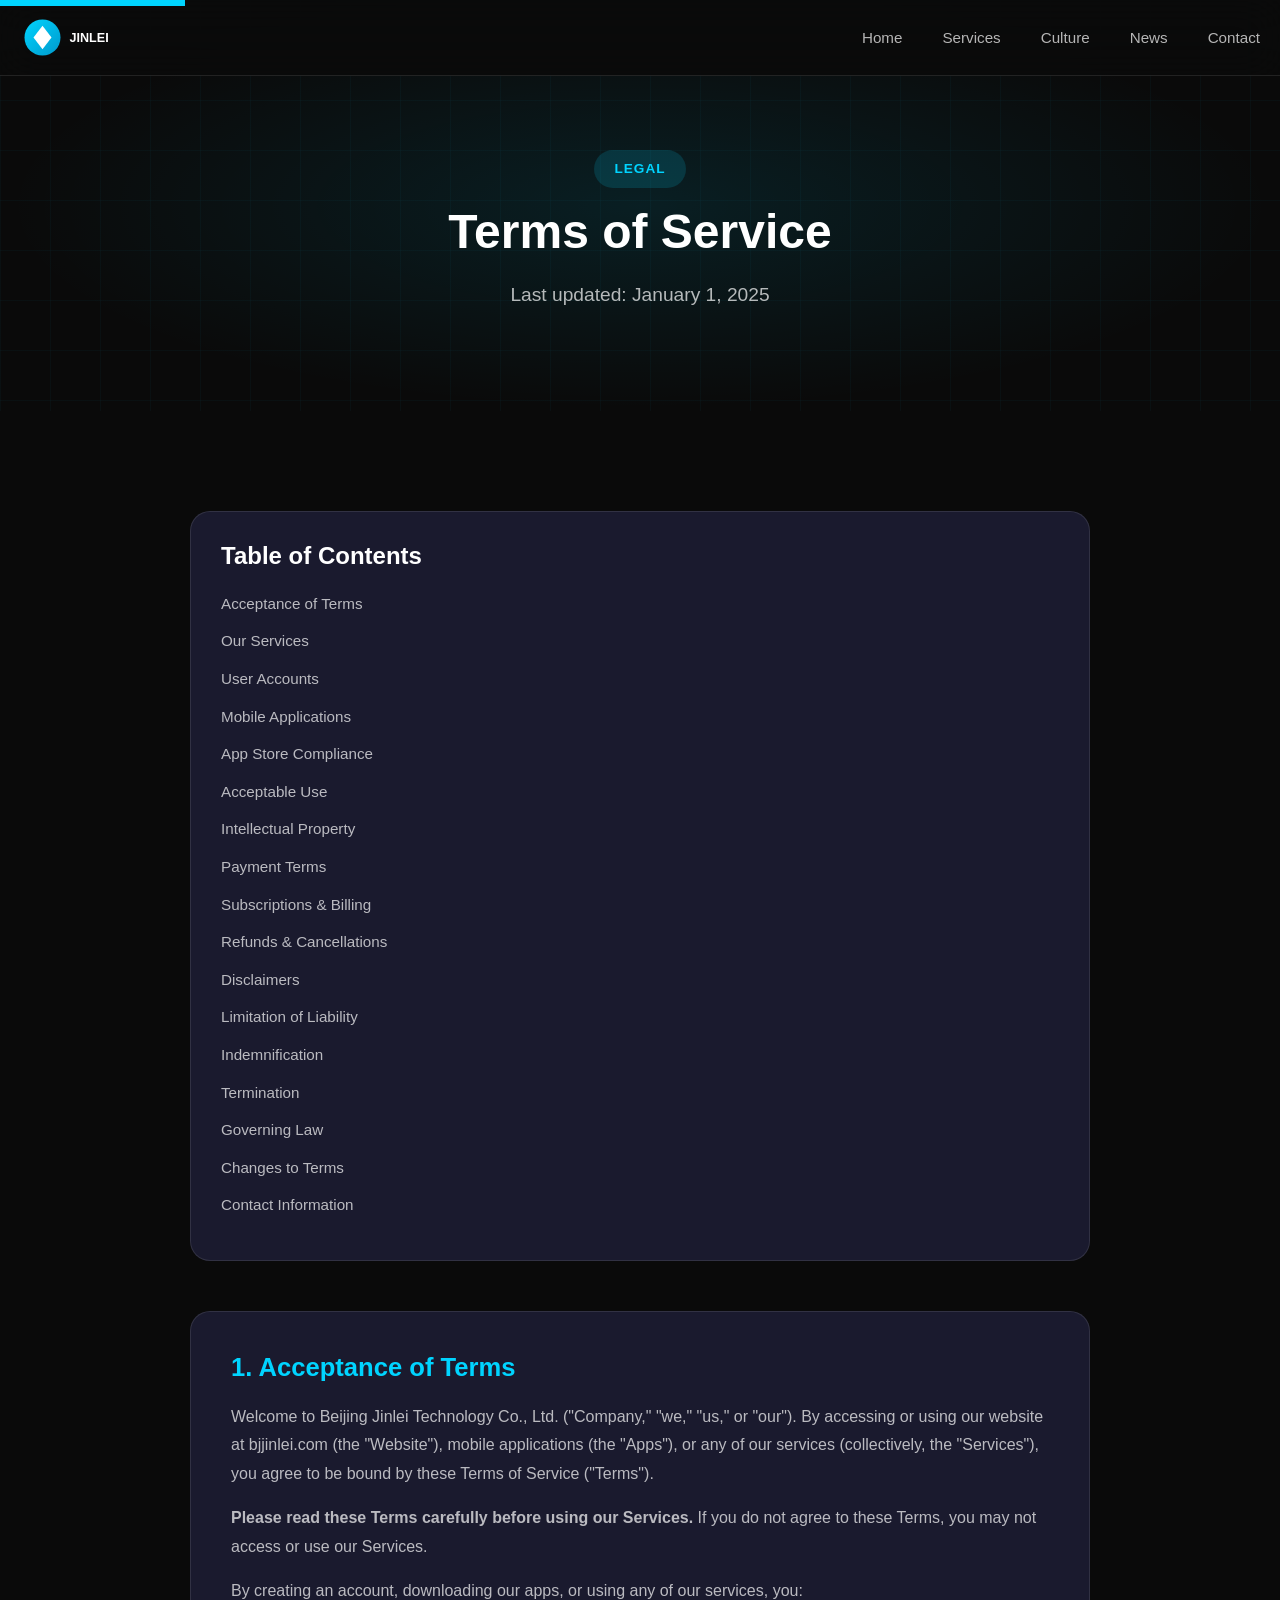
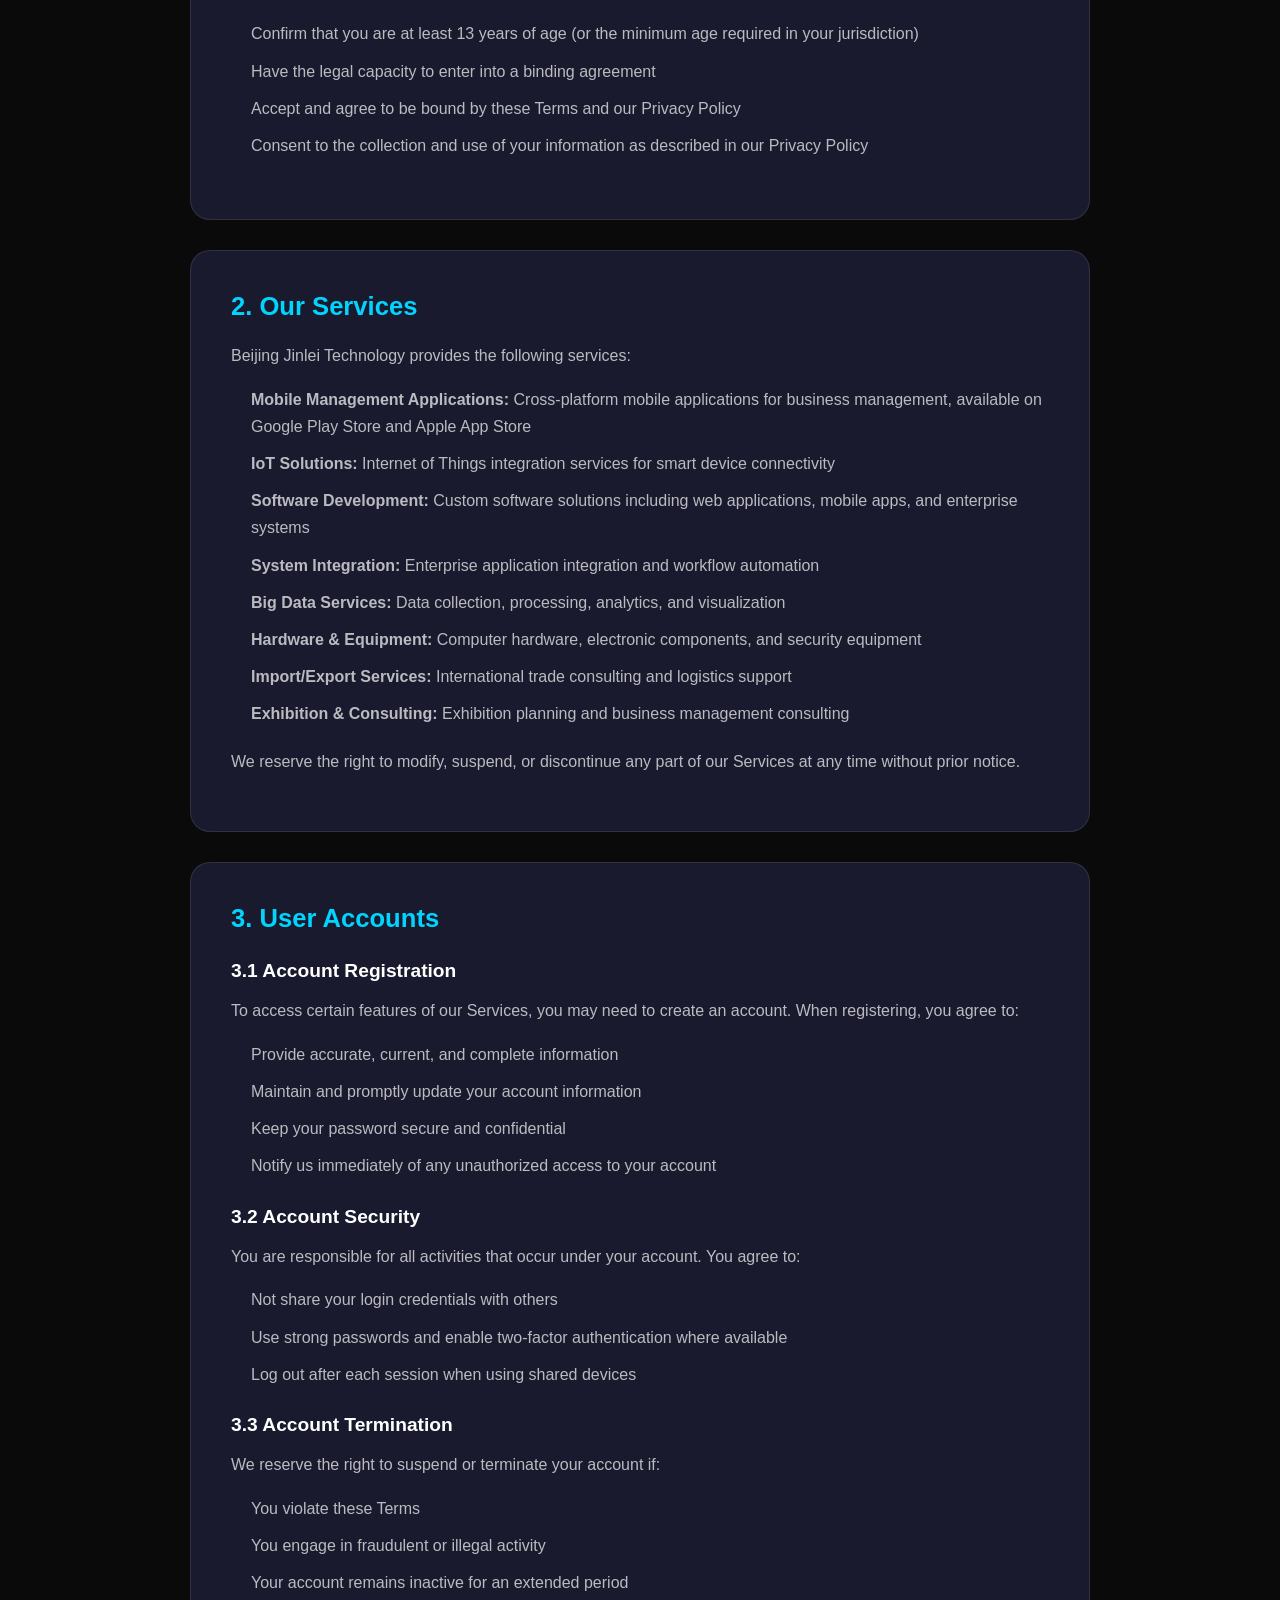
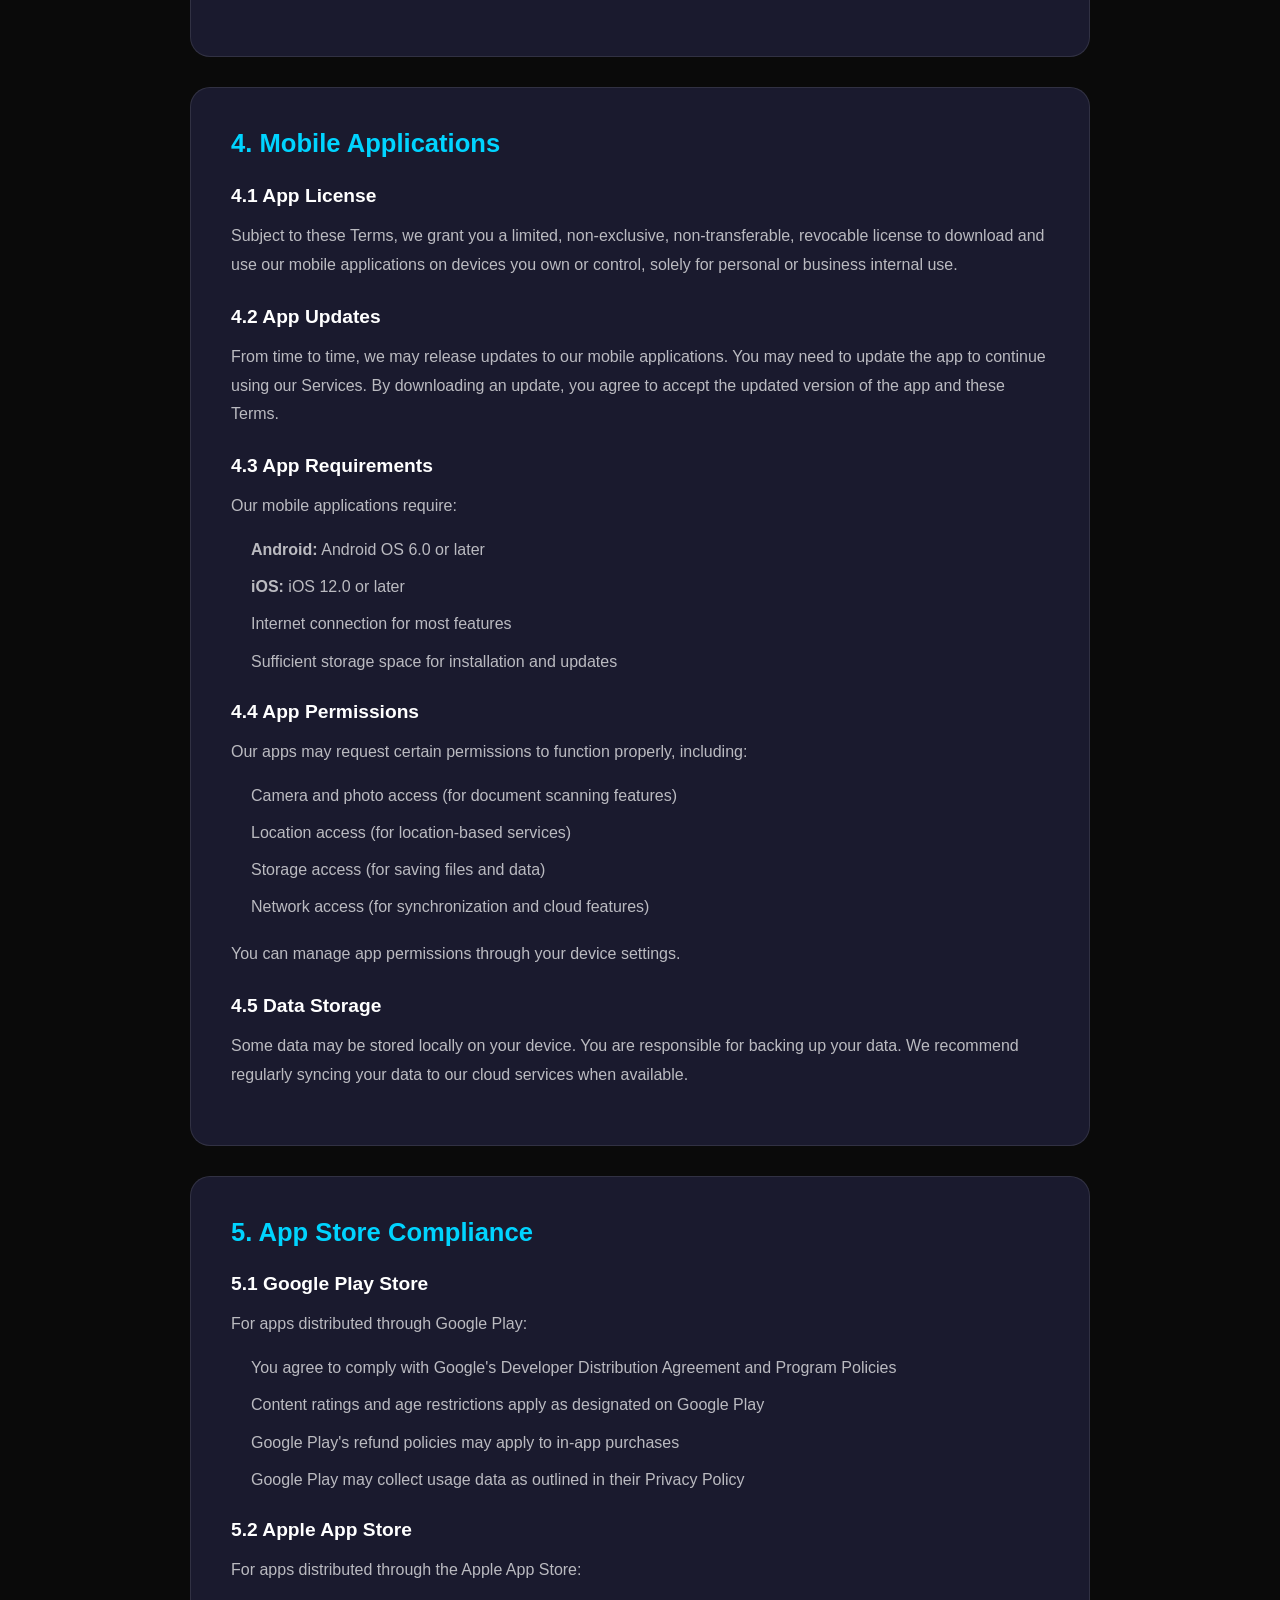
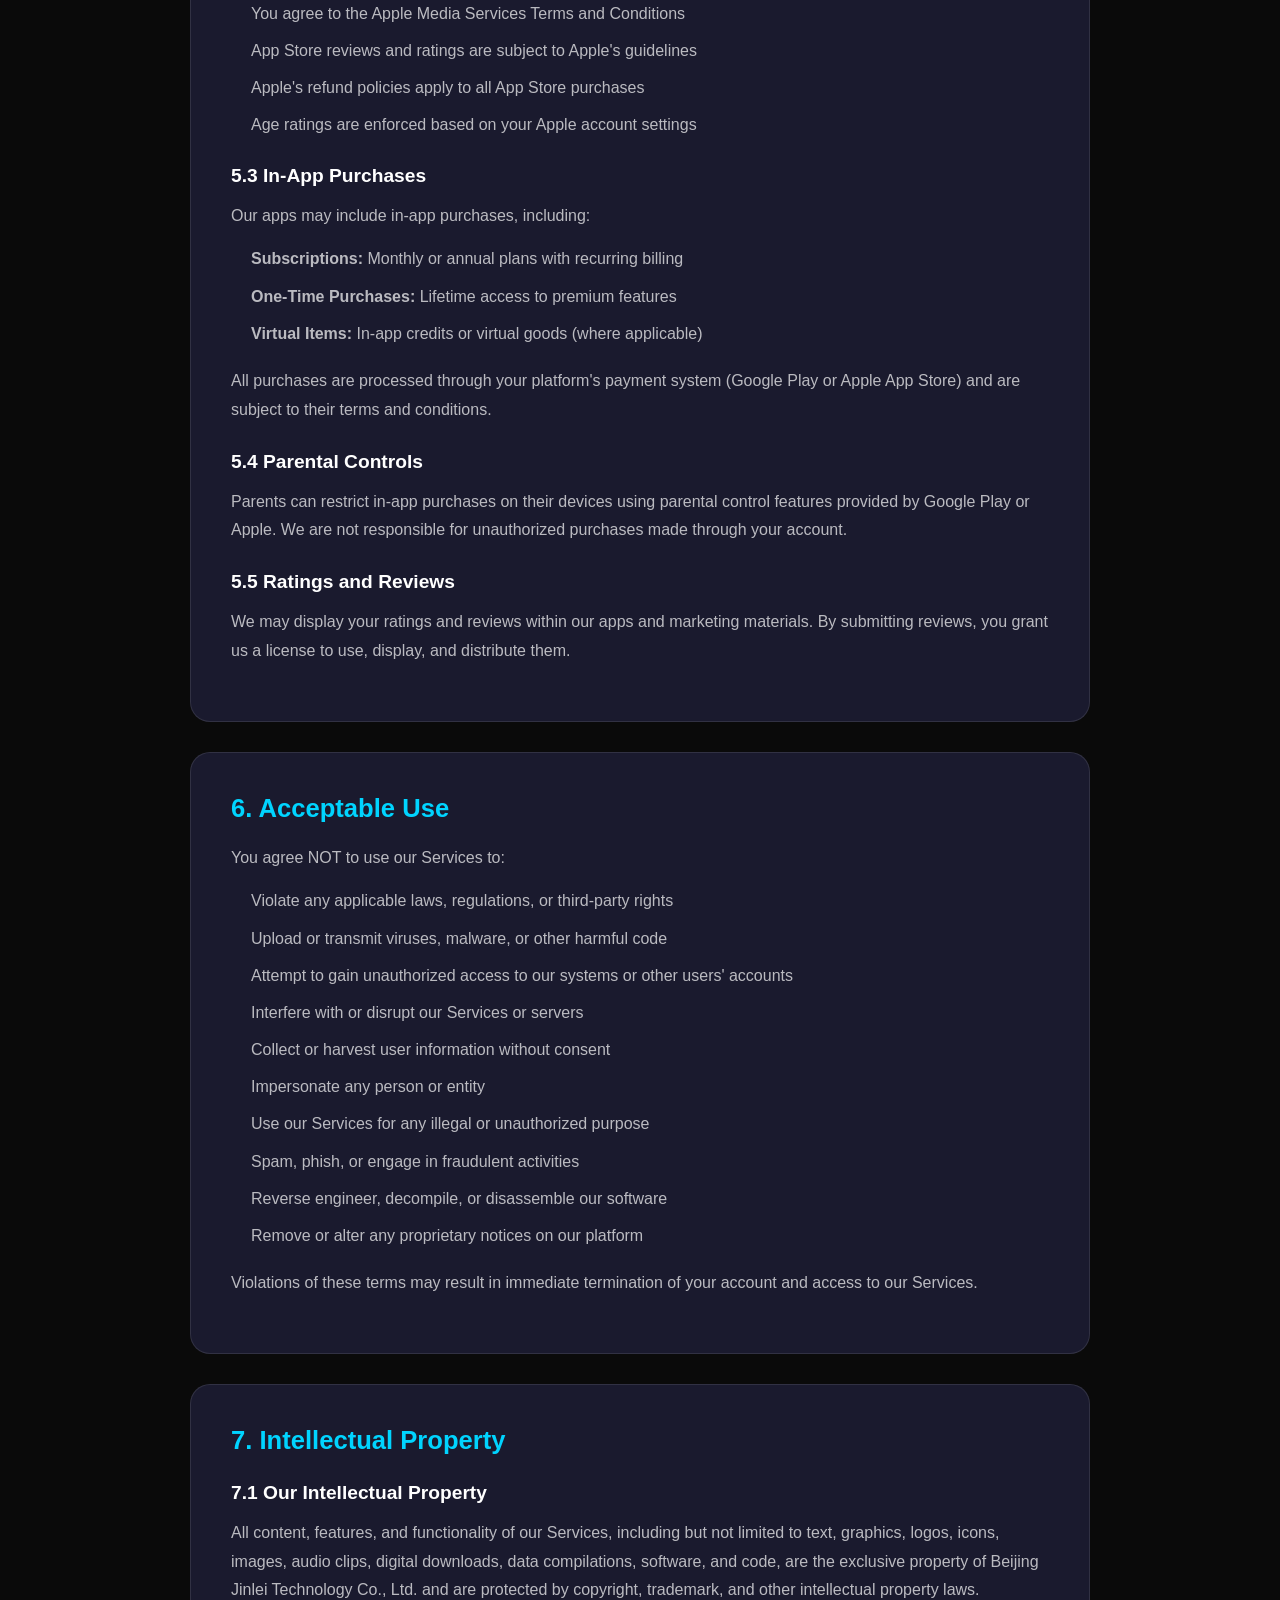
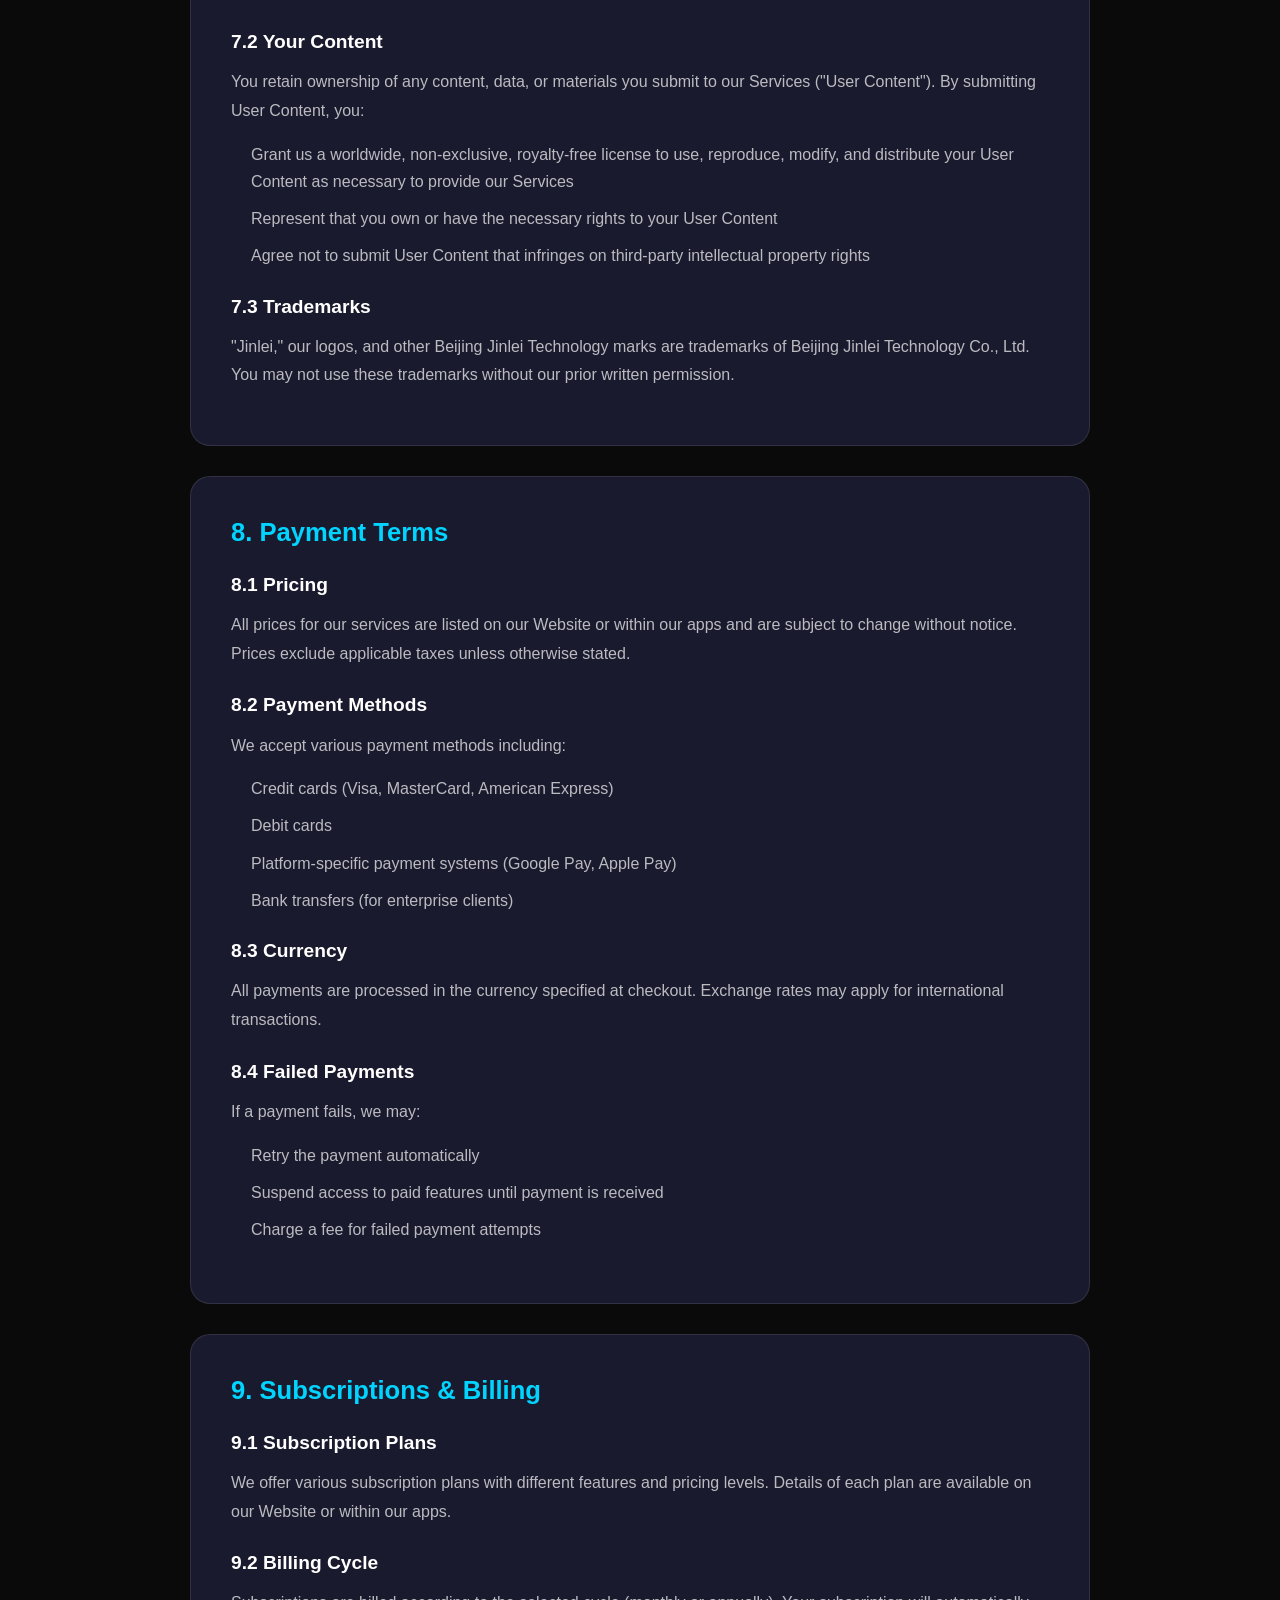
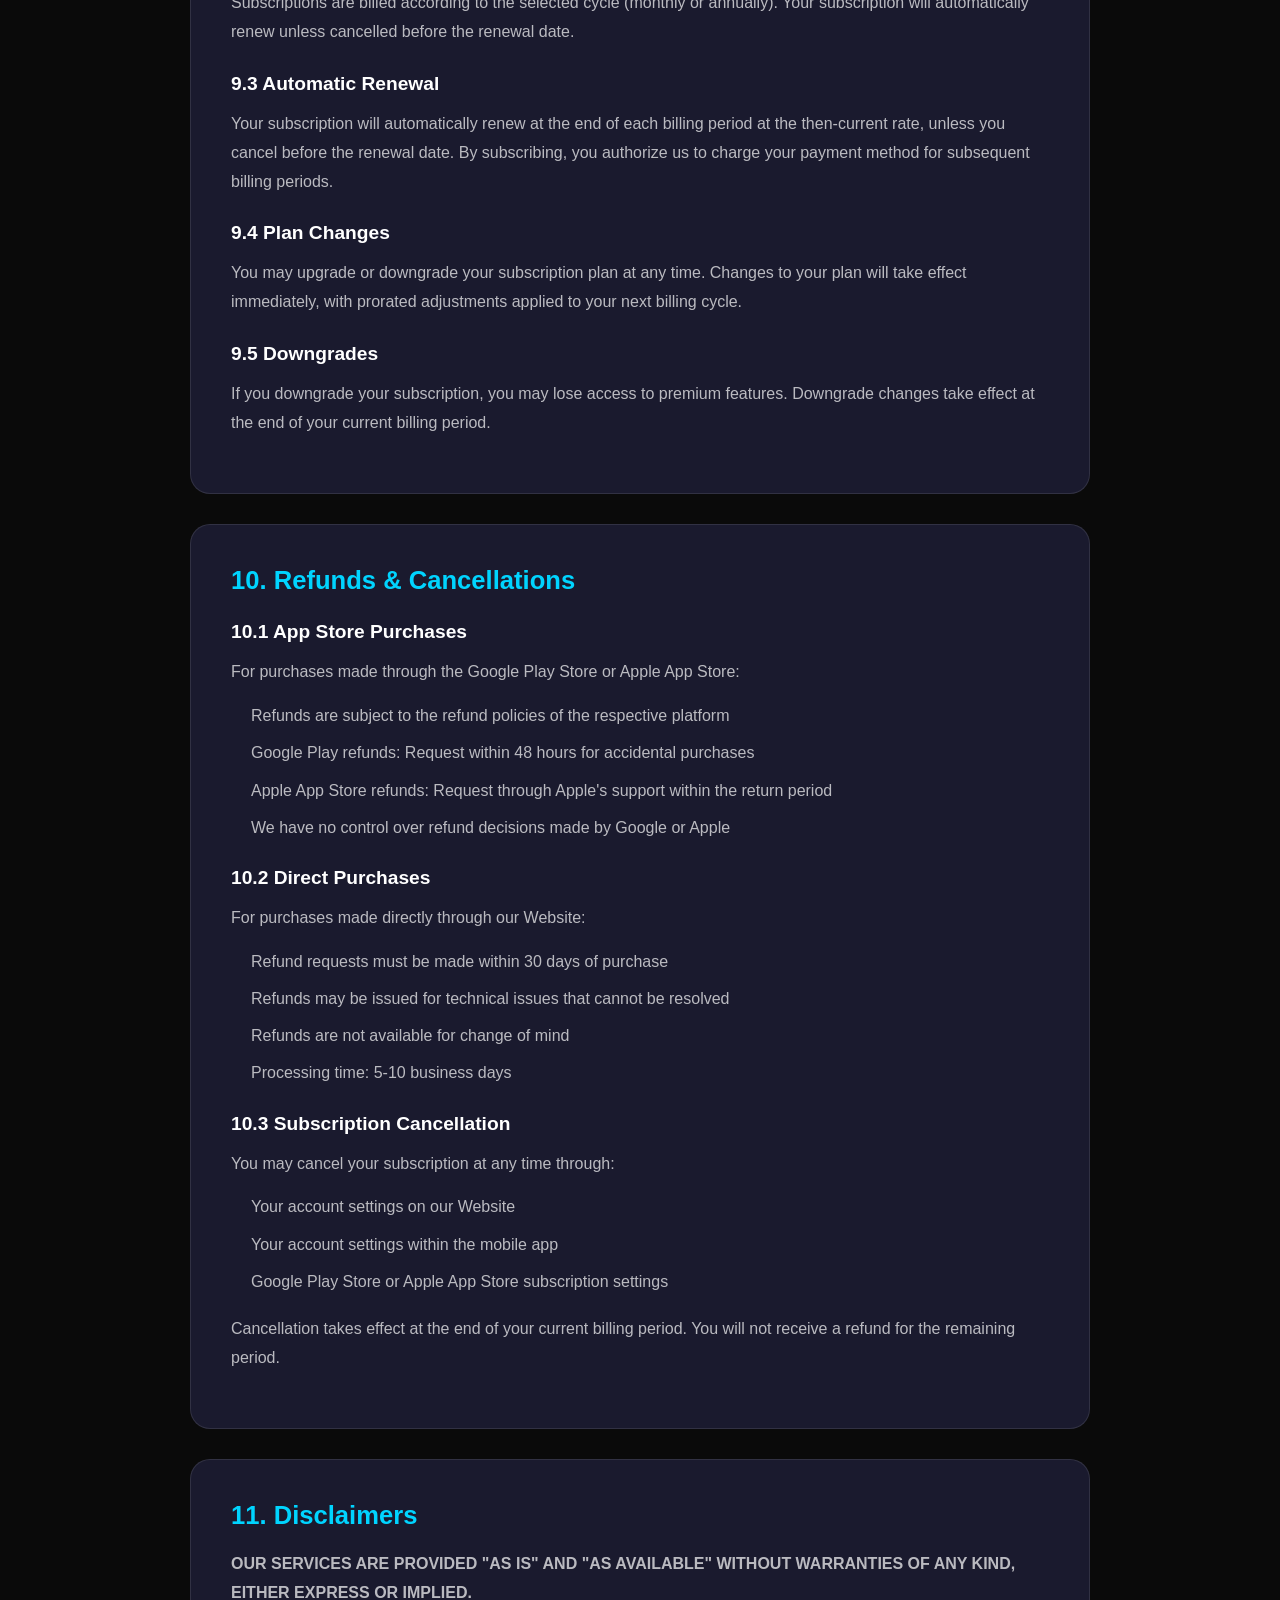
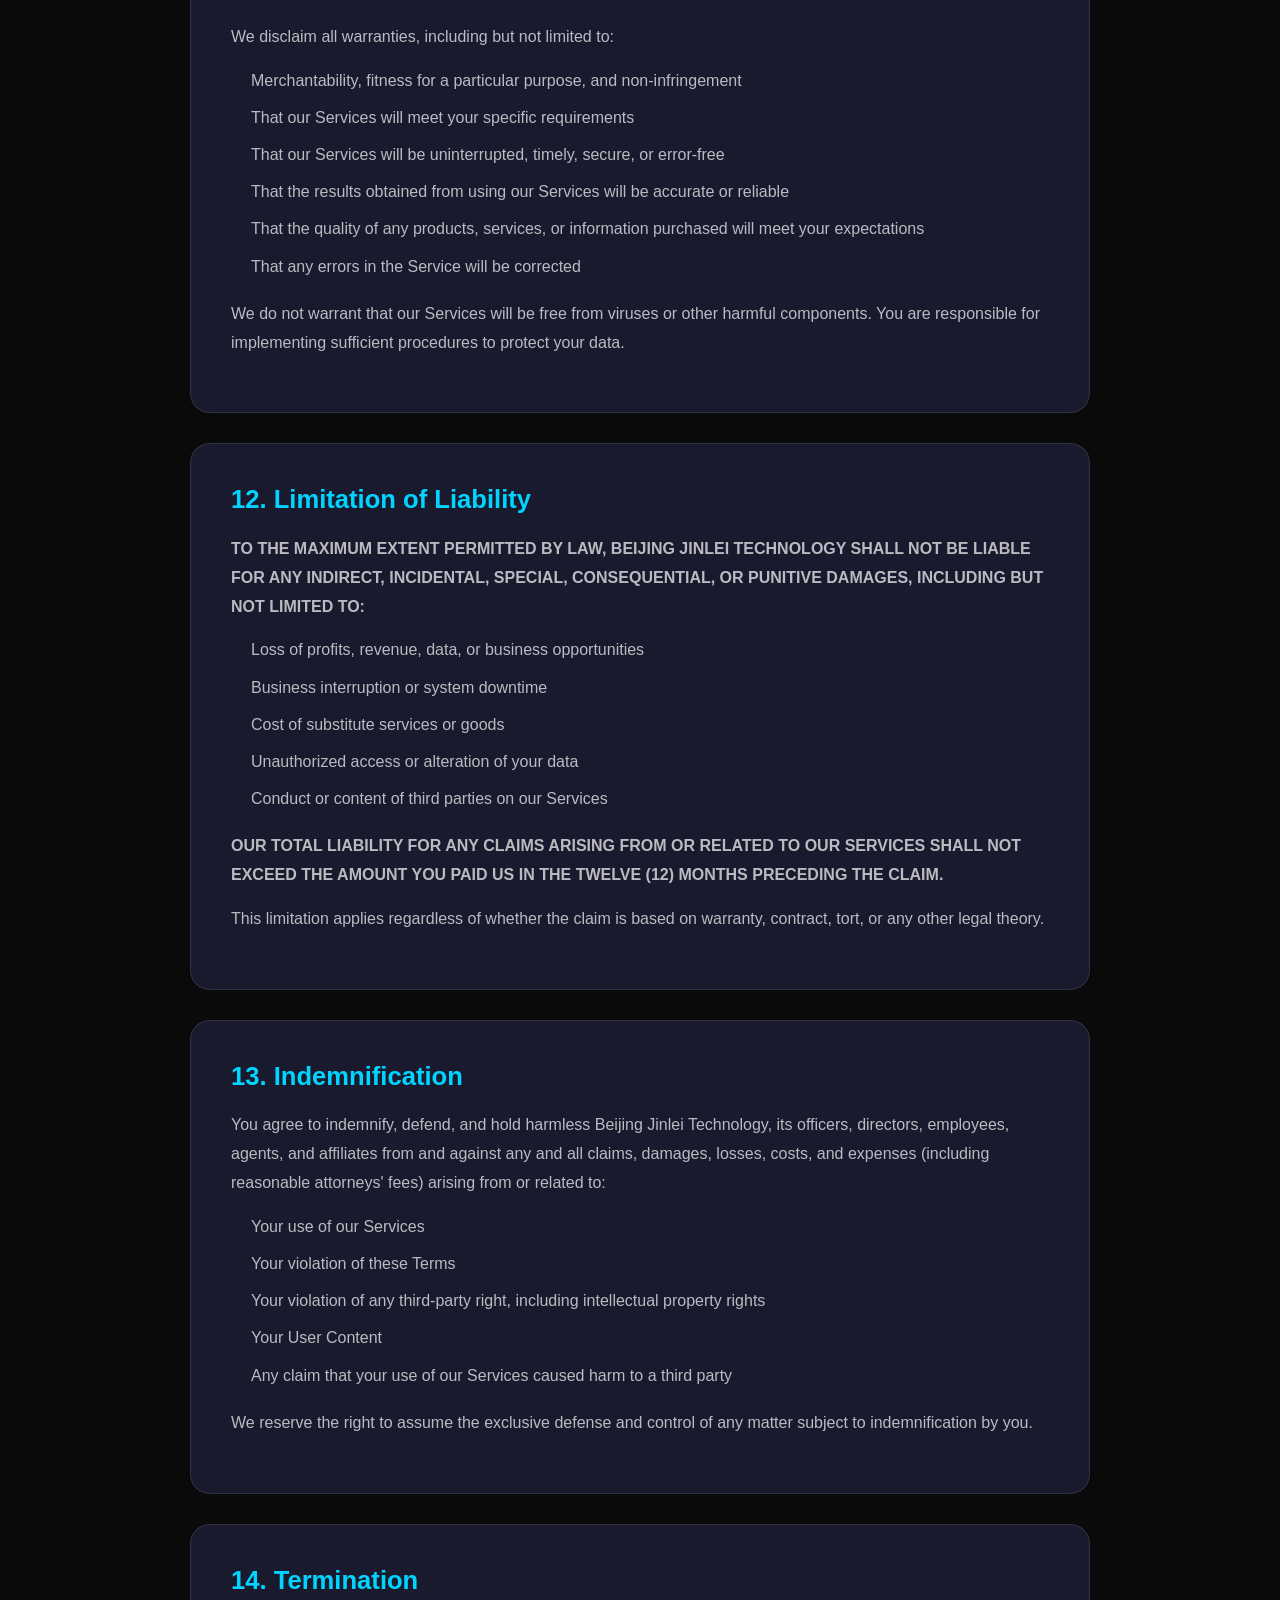
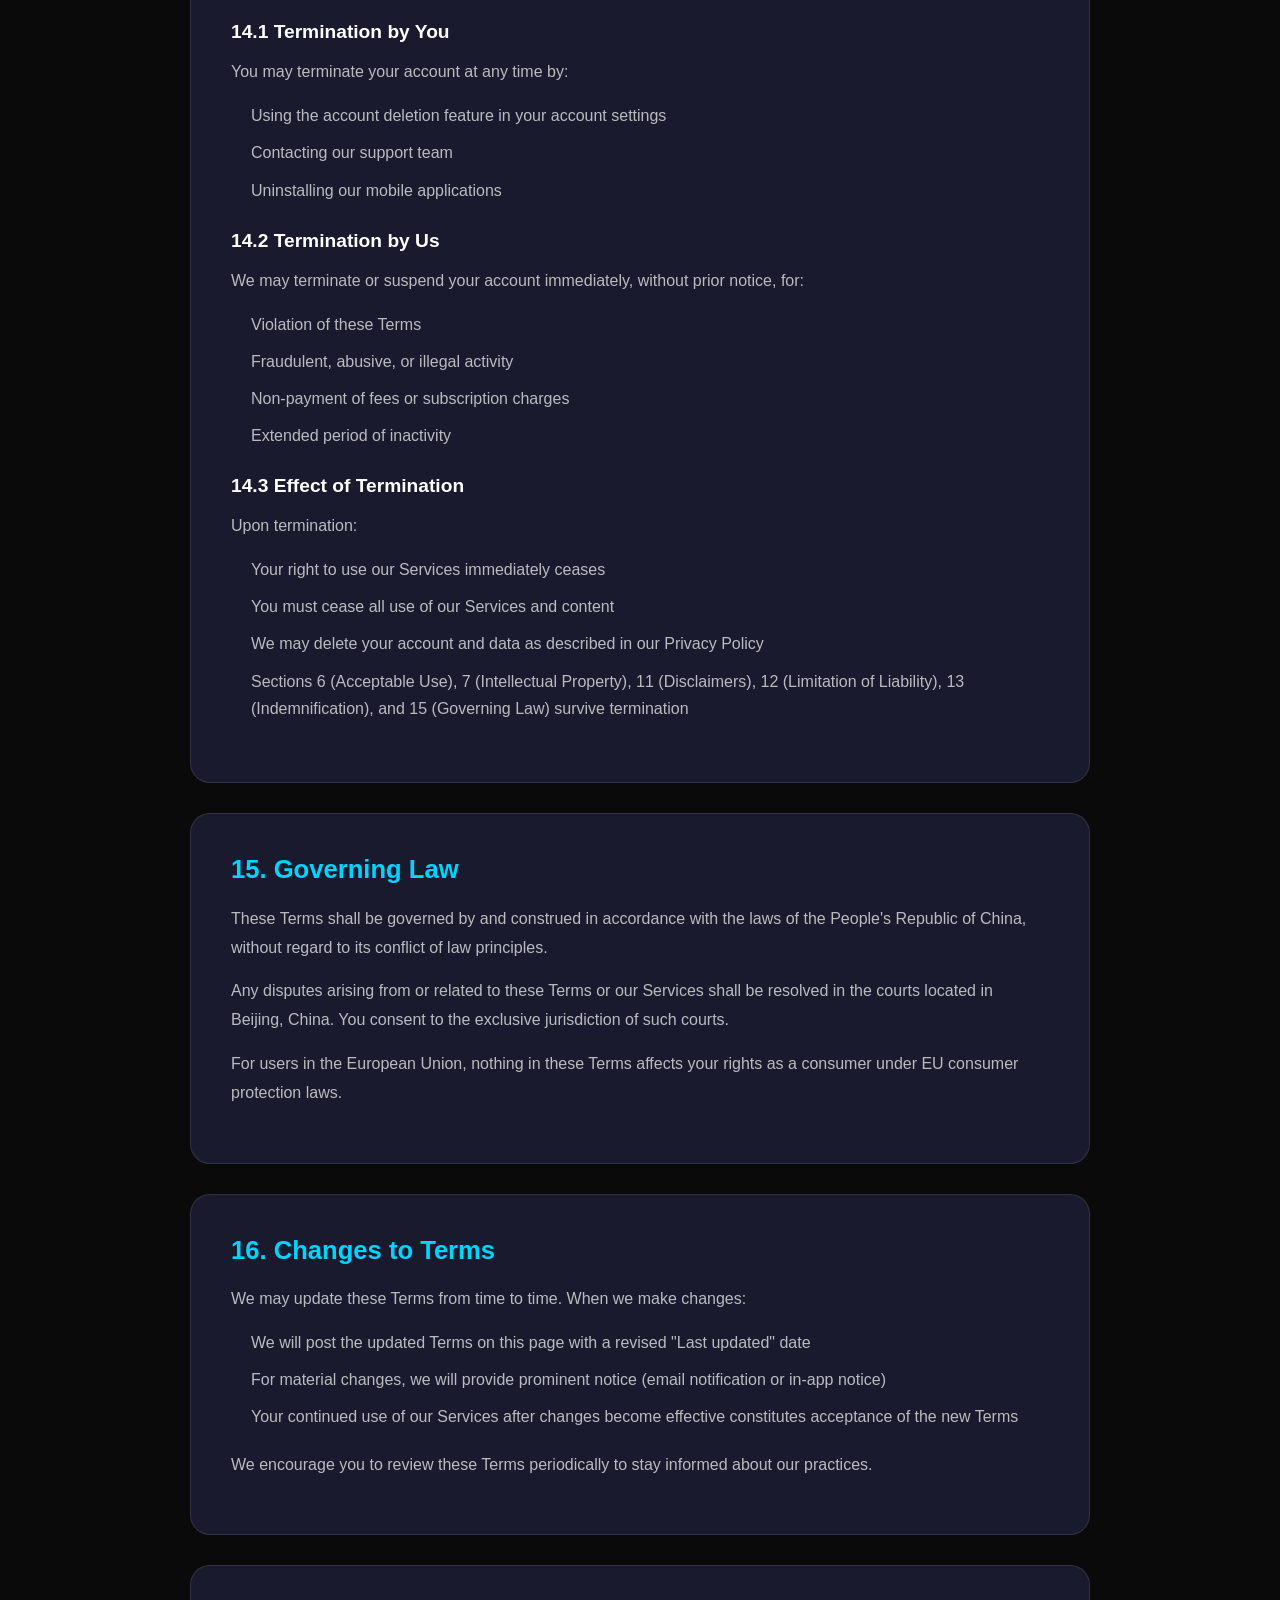
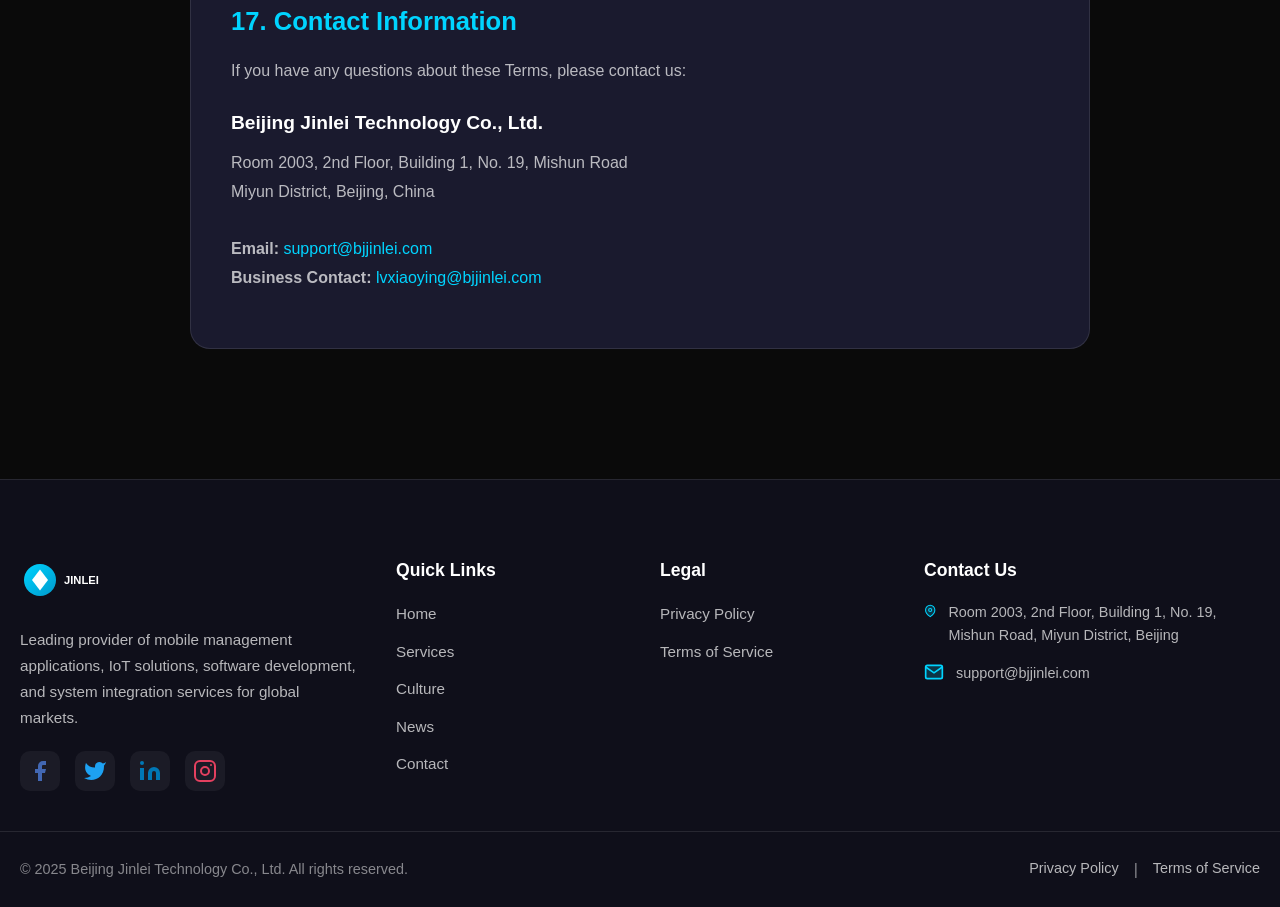
<file: terms.html>
<!DOCTYPE html>
<html lang="en">
<head>
    <meta charset="UTF-8">
    <meta name="viewport" content="width=device-width, initial-scale=1.0">
    <meta name="description" content="Terms of Service - Beijing Jinlei Technology Co., Ltd. Read our terms and conditions governing the use of our mobile applications, software services, and website.">
    <meta name="robots" content="noindex, nofollow">
    <meta name="author" content="Beijing Jinlei Technology Co., Ltd.">
    <meta name="theme-color" content="#0a0a0a">
    <title>Terms of Service - Beijing Jinlei Technology Co., Ltd.</title>
    <link rel="stylesheet" href="css/style.css">
</head>
<body>
    <!-- Preloader -->
    <div class="preloader" id="preloader">
        <div class="preloader-content">
            <svg viewBox="0 0 100 100" width="80" height="80" class="preloader-logo">
                <defs>
                    <linearGradient id="preloaderGrad" x1="0%" y1="0%" x2="100%" y2="100%">
                        <stop offset="0%" style="stop-color:#00d4ff"/>
                        <stop offset="100%" style="stop-color:#0099cc"/>
                    </linearGradient>
                </defs>
                <circle cx="50" cy="50" r="45" fill="none" stroke="url(#preloaderGrad)" stroke-width="3" stroke-dasharray="283" stroke-dashoffset="0">
                    <animate attributeName="stroke-dashoffset" from="283" to="0" dur="2s" repeatCount="indefinite"/>
                </circle>
                <polygon points="50,20 80,50 50,80 20,50" fill="url(#preloaderGrad)" opacity="0.8"/>
            </svg>
            <p class="preloader-text">Loading</p>
        </div>
    </div>

    <!-- Navigation -->
    <nav class="navbar" id="navbar">
        <div class="nav-container">
            <a href="index.html" class="logo">
                <svg viewBox="0 0 200 50" width="180" height="45">
                    <defs>
                        <linearGradient id="logoGrad" x1="0%" y1="0%" x2="100%" y2="100%">
                            <stop offset="0%" style="stop-color:#00d4ff"/>
                            <stop offset="100%" style="stop-color:#0099cc"/>
                        </linearGradient>
                    </defs>
                    <circle cx="25" cy="25" r="20" fill="url(#logoGrad)"/>
                    <polygon points="25,12 35,25 25,38 15,25" fill="white"/>
                    <text x="55" y="30" font-family="Segoe UI, Roboto, Arial, sans-serif" font-size="14" font-weight="700" fill="#ffffff">JINLEI</text>
                </svg>
            </a>
            <ul class="nav-menu" id="navMenu">
                <li><a href="index.html">Home</a></li>
                <li><a href="services.html">Services</a></li>
                <li><a href="culture.html">Culture</a></li>
                <li><a href="news.html">News</a></li>
                <li><a href="contact.html">Contact</a></li>
            </ul>
            <button class="menu-toggle" id="menuToggle" aria-label="Toggle menu">
                <svg viewBox="0 0 24 24" width="24" height="24" class="menu-icon">
                    <path class="menu-line" d="M3 12h18" stroke="currentColor" stroke-width="2" stroke-linecap="round"/>
                    <path class="menu-line" d="M3 6h18" stroke="currentColor" stroke-width="2" stroke-linecap="round"/>
                    <path class="menu-line" d="M3 18h18" stroke="currentColor" stroke-width="2" stroke-linecap="round"/>
                </svg>
            </button>
        </div>
    </nav>

    <!-- Mobile Menu Overlay -->
    <div class="mobile-menu-overlay" id="mobileMenuOverlay">
        <ul class="mobile-menu">
            <li><a href="index.html">Home</a></li>
            <li><a href="services.html">Services</a></li>
            <li><a href="culture.html">Culture</a></li>
            <li><a href="news.html">News</a></li>
            <li><a href="contact.html">Contact</a></li>
        </ul>
    </div>

    <!-- Page Header -->
    <section class="page-header">
        <div class="page-header-background">
            <div class="hero-grid"></div>
            <div class="hero-gradient"></div>
        </div>
        <div class="page-header-content">
            <span class="section-badge animate-on-scroll">Legal</span>
            <h1 class="animate-on-scroll">Terms of Service</h1>
            <p class="animate-on-scroll">Last updated: January 1, 2025</p>
        </div>
    </section>

    <!-- Terms Content -->
    <section class="legal-section">
        <div class="container">
            <div class="legal-content">
                <div class="toc">
                    <h2>Table of Contents</h2>
                    <ol>
                        <li><a href="#acceptance">Acceptance of Terms</a></li>
                        <li><a href="#services">Our Services</a></li>
                        <li><a href="#account">User Accounts</a></li>
                        <li><a href="#mobile-apps">Mobile Applications</a></li>
                        <li><a href="#app-store">App Store Compliance</a></li>
                        <li><a href="#acceptable-use">Acceptable Use</a></li>
                        <li><a href="#intellectual-property">Intellectual Property</a></li>
                        <li><a href="#payments">Payment Terms</a></li>
                        <li><a href="#subscriptions">Subscriptions & Billing</a></li>
                        <li><a href="#refunds">Refunds & Cancellations</a></li>
                        <li><a href="#disclaimers">Disclaimers</a></li>
                        <li><a href="#limitation">Limitation of Liability</a></li>
                        <li><a href="#indemnification">Indemnification</a></li>
                        <li><a href="#termination">Termination</a></li>
                        <li><a href="#governing-law">Governing Law</a></li>
                        <li><a href="#changes">Changes to Terms</a></li>
                        <li><a href="#contact">Contact Information</a></li>
                    </ol>
                </div>

                <div class="legal-block" id="acceptance">
                    <h2>1. Acceptance of Terms</h2>
                    <p>Welcome to Beijing Jinlei Technology Co., Ltd. ("Company," "we," "us," or "our"). By accessing or using our website at bjjinlei.com (the "Website"), mobile applications (the "Apps"), or any of our services (collectively, the "Services"), you agree to be bound by these Terms of Service ("Terms").</p>
                    <p><strong>Please read these Terms carefully before using our Services.</strong> If you do not agree to these Terms, you may not access or use our Services.</p>
                    <p>By creating an account, downloading our apps, or using any of our services, you:</p>
                    <ul>
                        <li>Confirm that you are at least 13 years of age (or the minimum age required in your jurisdiction)</li>
                        <li>Have the legal capacity to enter into a binding agreement</li>
                        <li>Accept and agree to be bound by these Terms and our Privacy Policy</li>
                        <li>Consent to the collection and use of your information as described in our Privacy Policy</li>
                    </ul>
                </div>

                <div class="legal-block" id="services">
                    <h2>2. Our Services</h2>
                    <p>Beijing Jinlei Technology provides the following services:</p>
                    <ul>
                        <li><strong>Mobile Management Applications:</strong> Cross-platform mobile applications for business management, available on Google Play Store and Apple App Store</li>
                        <li><strong>IoT Solutions:</strong> Internet of Things integration services for smart device connectivity</li>
                        <li><strong>Software Development:</strong> Custom software solutions including web applications, mobile apps, and enterprise systems</li>
                        <li><strong>System Integration:</strong> Enterprise application integration and workflow automation</li>
                        <li><strong>Big Data Services:</strong> Data collection, processing, analytics, and visualization</li>
                        <li><strong>Hardware & Equipment:</strong> Computer hardware, electronic components, and security equipment</li>
                        <li><strong>Import/Export Services:</strong> International trade consulting and logistics support</li>
                        <li><strong>Exhibition & Consulting:</strong> Exhibition planning and business management consulting</li>
                    </ul>
                    <p>We reserve the right to modify, suspend, or discontinue any part of our Services at any time without prior notice.</p>
                </div>

                <div class="legal-block" id="account">
                    <h2>3. User Accounts</h2>
                    
                    <h3>3.1 Account Registration</h3>
                    <p>To access certain features of our Services, you may need to create an account. When registering, you agree to:</p>
                    <ul>
                        <li>Provide accurate, current, and complete information</li>
                        <li>Maintain and promptly update your account information</li>
                        <li>Keep your password secure and confidential</li>
                        <li>Notify us immediately of any unauthorized access to your account</li>
                    </ul>

                    <h3>3.2 Account Security</h3>
                    <p>You are responsible for all activities that occur under your account. You agree to:</p>
                    <ul>
                        <li>Not share your login credentials with others</li>
                        <li>Use strong passwords and enable two-factor authentication where available</li>
                        <li>Log out after each session when using shared devices</li>
                    </ul>

                    <h3>3.3 Account Termination</h3>
                    <p>We reserve the right to suspend or terminate your account if:</p>
                    <ul>
                        <li>You violate these Terms</li>
                        <li>You engage in fraudulent or illegal activity</li>
                        <li>Your account remains inactive for an extended period</li>
                    </ul>
                </div>

                <div class="legal-block" id="mobile-apps">
                    <h2>4. Mobile Applications</h2>
                    
                    <h3>4.1 App License</h3>
                    <p>Subject to these Terms, we grant you a limited, non-exclusive, non-transferable, revocable license to download and use our mobile applications on devices you own or control, solely for personal or business internal use.</p>

                    <h3>4.2 App Updates</h3>
                    <p>From time to time, we may release updates to our mobile applications. You may need to update the app to continue using our Services. By downloading an update, you agree to accept the updated version of the app and these Terms.</p>

                    <h3>4.3 App Requirements</h3>
                    <p>Our mobile applications require:</p>
                    <ul>
                        <li><strong>Android:</strong> Android OS 6.0 or later</li>
                        <li><strong>iOS:</strong> iOS 12.0 or later</li>
                        <li>Internet connection for most features</li>
                        <li>Sufficient storage space for installation and updates</li>
                    </ul>

                    <h3>4.4 App Permissions</h3>
                    <p>Our apps may request certain permissions to function properly, including:</p>
                    <ul>
                        <li>Camera and photo access (for document scanning features)</li>
                        <li>Location access (for location-based services)</li>
                        <li>Storage access (for saving files and data)</li>
                        <li>Network access (for synchronization and cloud features)</li>
                    </ul>
                    <p>You can manage app permissions through your device settings.</p>

                    <h3>4.5 Data Storage</h3>
                    <p>Some data may be stored locally on your device. You are responsible for backing up your data. We recommend regularly syncing your data to our cloud services when available.</p>
                </div>

                <div class="legal-block" id="app-store">
                    <h2>5. App Store Compliance</h2>
                    
                    <h3>5.1 Google Play Store</h3>
                    <p>For apps distributed through Google Play:</p>
                    <ul>
                        <li>You agree to comply with Google's Developer Distribution Agreement and Program Policies</li>
                        <li>Content ratings and age restrictions apply as designated on Google Play</li>
                        <li>Google Play's refund policies may apply to in-app purchases</li>
                        <li>Google Play may collect usage data as outlined in their Privacy Policy</li>
                    </ul>

                    <h3>5.2 Apple App Store</h3>
                    <p>For apps distributed through the Apple App Store:</p>
                    <ul>
                        <li>You agree to the Apple Media Services Terms and Conditions</li>
                        <li>App Store reviews and ratings are subject to Apple's guidelines</li>
                        <li>Apple's refund policies apply to all App Store purchases</li>
                        <li>Age ratings are enforced based on your Apple account settings</li>
                    </ul>

                    <h3>5.3 In-App Purchases</h3>
                    <p>Our apps may include in-app purchases, including:</p>
                    <ul>
                        <li><strong>Subscriptions:</strong> Monthly or annual plans with recurring billing</li>
                        <li><strong>One-Time Purchases:</strong> Lifetime access to premium features</li>
                        <li><strong>Virtual Items:</strong> In-app credits or virtual goods (where applicable)</li>
                    </ul>
                    <p>All purchases are processed through your platform's payment system (Google Play or Apple App Store) and are subject to their terms and conditions.</p>

                    <h3>5.4 Parental Controls</h3>
                    <p>Parents can restrict in-app purchases on their devices using parental control features provided by Google Play or Apple. We are not responsible for unauthorized purchases made through your account.</p>

                    <h3>5.5 Ratings and Reviews</h3>
                    <p>We may display your ratings and reviews within our apps and marketing materials. By submitting reviews, you grant us a license to use, display, and distribute them.</p>
                </div>

                <div class="legal-block" id="acceptable-use">
                    <h2>6. Acceptable Use</h2>
                    <p>You agree NOT to use our Services to:</p>
                    <ul>
                        <li>Violate any applicable laws, regulations, or third-party rights</li>
                        <li>Upload or transmit viruses, malware, or other harmful code</li>
                        <li>Attempt to gain unauthorized access to our systems or other users' accounts</li>
                        <li>Interfere with or disrupt our Services or servers</li>
                        <li>Collect or harvest user information without consent</li>
                        <li>Impersonate any person or entity</li>
                        <li>Use our Services for any illegal or unauthorized purpose</li>
                        <li>Spam, phish, or engage in fraudulent activities</li>
                        <li>Reverse engineer, decompile, or disassemble our software</li>
                        <li>Remove or alter any proprietary notices on our platform</li>
                    </ul>
                    <p>Violations of these terms may result in immediate termination of your account and access to our Services.</p>
                </div>

                <div class="legal-block" id="intellectual-property">
                    <h2>7. Intellectual Property</h2>
                    
                    <h3>7.1 Our Intellectual Property</h3>
                    <p>All content, features, and functionality of our Services, including but not limited to text, graphics, logos, icons, images, audio clips, digital downloads, data compilations, software, and code, are the exclusive property of Beijing Jinlei Technology Co., Ltd. and are protected by copyright, trademark, and other intellectual property laws.</p>

                    <h3>7.2 Your Content</h3>
                    <p>You retain ownership of any content, data, or materials you submit to our Services ("User Content"). By submitting User Content, you:</p>
                    <ul>
                        <li>Grant us a worldwide, non-exclusive, royalty-free license to use, reproduce, modify, and distribute your User Content as necessary to provide our Services</li>
                        <li>Represent that you own or have the necessary rights to your User Content</li>
                        <li>Agree not to submit User Content that infringes on third-party intellectual property rights</li>
                    </ul>

                    <h3>7.3 Trademarks</h3>
                    <p>"Jinlei," our logos, and other Beijing Jinlei Technology marks are trademarks of Beijing Jinlei Technology Co., Ltd. You may not use these trademarks without our prior written permission.</p>
                </div>

                <div class="legal-block" id="payments">
                    <h2>8. Payment Terms</h2>
                    
                    <h3>8.1 Pricing</h3>
                    <p>All prices for our services are listed on our Website or within our apps and are subject to change without notice. Prices exclude applicable taxes unless otherwise stated.</p>

                    <h3>8.2 Payment Methods</h3>
                    <p>We accept various payment methods including:</p>
                    <ul>
                        <li>Credit cards (Visa, MasterCard, American Express)</li>
                        <li>Debit cards</li>
                        <li>Platform-specific payment systems (Google Pay, Apple Pay)</li>
                        <li>Bank transfers (for enterprise clients)</li>
                    </ul>

                    <h3>8.3 Currency</h3>
                    <p>All payments are processed in the currency specified at checkout. Exchange rates may apply for international transactions.</p>

                    <h3>8.4 Failed Payments</h3>
                    <p>If a payment fails, we may:</p>
                    <ul>
                        <li>Retry the payment automatically</li>
                        <li>Suspend access to paid features until payment is received</li>
                        <li>Charge a fee for failed payment attempts</li>
                    </ul>
                </div>

                <div class="legal-block" id="subscriptions">
                    <h2>9. Subscriptions & Billing</h2>
                    
                    <h3>9.1 Subscription Plans</h3>
                    <p>We offer various subscription plans with different features and pricing levels. Details of each plan are available on our Website or within our apps.</p>

                    <h3>9.2 Billing Cycle</h3>
                    <p>Subscriptions are billed according to the selected cycle (monthly or annually). Your subscription will automatically renew unless cancelled before the renewal date.</p>

                    <h3>9.3 Automatic Renewal</h3>
                    <p>Your subscription will automatically renew at the end of each billing period at the then-current rate, unless you cancel before the renewal date. By subscribing, you authorize us to charge your payment method for subsequent billing periods.</p>

                    <h3>9.4 Plan Changes</h3>
                    <p>You may upgrade or downgrade your subscription plan at any time. Changes to your plan will take effect immediately, with prorated adjustments applied to your next billing cycle.</p>

                    <h3>9.5 Downgrades</h3>
                    <p>If you downgrade your subscription, you may lose access to premium features. Downgrade changes take effect at the end of your current billing period.</p>
                </div>

                <div class="legal-block" id="refunds">
                    <h2>10. Refunds & Cancellations</h2>
                    
                    <h3>10.1 App Store Purchases</h3>
                    <p>For purchases made through the Google Play Store or Apple App Store:</p>
                    <ul>
                        <li>Refunds are subject to the refund policies of the respective platform</li>
                        <li>Google Play refunds: Request within 48 hours for accidental purchases</li>
                        <li>Apple App Store refunds: Request through Apple's support within the return period</li>
                        <li>We have no control over refund decisions made by Google or Apple</li>
                    </ul>

                    <h3>10.2 Direct Purchases</h3>
                    <p>For purchases made directly through our Website:</p>
                    <ul>
                        <li>Refund requests must be made within 30 days of purchase</li>
                        <li>Refunds may be issued for technical issues that cannot be resolved</li>
                        <li>Refunds are not available for change of mind</li>
                        <li>Processing time: 5-10 business days</li>
                    </ul>

                    <h3>10.3 Subscription Cancellation</h3>
                    <p>You may cancel your subscription at any time through:</p>
                    <ul>
                        <li>Your account settings on our Website</li>
                        <li>Your account settings within the mobile app</li>
                        <li>Google Play Store or Apple App Store subscription settings</li>
                    </ul>
                    <p>Cancellation takes effect at the end of your current billing period. You will not receive a refund for the remaining period.</p>
                </div>

                <div class="legal-block" id="disclaimers">
                    <h2>11. Disclaimers</h2>
                    <p><strong>OUR SERVICES ARE PROVIDED "AS IS" AND "AS AVAILABLE" WITHOUT WARRANTIES OF ANY KIND, EITHER EXPRESS OR IMPLIED.</strong></p>
                    <p>We disclaim all warranties, including but not limited to:</p>
                    <ul>
                        <li>Merchantability, fitness for a particular purpose, and non-infringement</li>
                        <li>That our Services will meet your specific requirements</li>
                        <li>That our Services will be uninterrupted, timely, secure, or error-free</li>
                        <li>That the results obtained from using our Services will be accurate or reliable</li>
                        <li>That the quality of any products, services, or information purchased will meet your expectations</li>
                        <li>That any errors in the Service will be corrected</li>
                    </ul>
                    <p>We do not warrant that our Services will be free from viruses or other harmful components. You are responsible for implementing sufficient procedures to protect your data.</p>
                </div>

                <div class="legal-block" id="limitation">
                    <h2>12. Limitation of Liability</h2>
                    <p><strong>TO THE MAXIMUM EXTENT PERMITTED BY LAW, BEIJING JINLEI TECHNOLOGY SHALL NOT BE LIABLE FOR ANY INDIRECT, INCIDENTAL, SPECIAL, CONSEQUENTIAL, OR PUNITIVE DAMAGES, INCLUDING BUT NOT LIMITED TO:</strong></p>
                    <ul>
                        <li>Loss of profits, revenue, data, or business opportunities</li>
                        <li>Business interruption or system downtime</li>
                        <li>Cost of substitute services or goods</li>
                        <li>Unauthorized access or alteration of your data</li>
                        <li>Conduct or content of third parties on our Services</li>
                    </ul>
                    <p><strong>OUR TOTAL LIABILITY FOR ANY CLAIMS ARISING FROM OR RELATED TO OUR SERVICES SHALL NOT EXCEED THE AMOUNT YOU PAID US IN THE TWELVE (12) MONTHS PRECEDING THE CLAIM.</strong></p>
                    <p>This limitation applies regardless of whether the claim is based on warranty, contract, tort, or any other legal theory.</p>
                </div>

                <div class="legal-block" id="indemnification">
                    <h2>13. Indemnification</h2>
                    <p>You agree to indemnify, defend, and hold harmless Beijing Jinlei Technology, its officers, directors, employees, agents, and affiliates from and against any and all claims, damages, losses, costs, and expenses (including reasonable attorneys' fees) arising from or related to:</p>
                    <ul>
                        <li>Your use of our Services</li>
                        <li>Your violation of these Terms</li>
                        <li>Your violation of any third-party right, including intellectual property rights</li>
                        <li>Your User Content</li>
                        <li>Any claim that your use of our Services caused harm to a third party</li>
                    </ul>
                    <p>We reserve the right to assume the exclusive defense and control of any matter subject to indemnification by you.</p>
                </div>

                <div class="legal-block" id="termination">
                    <h2>14. Termination</h2>
                    
                    <h3>14.1 Termination by You</h3>
                    <p>You may terminate your account at any time by:</p>
                    <ul>
                        <li>Using the account deletion feature in your account settings</li>
                        <li>Contacting our support team</li>
                        <li>Uninstalling our mobile applications</li>
                    </ul>

                    <h3>14.2 Termination by Us</h3>
                    <p>We may terminate or suspend your account immediately, without prior notice, for:</p>
                    <ul>
                        <li>Violation of these Terms</li>
                        <li>Fraudulent, abusive, or illegal activity</li>
                        <li>Non-payment of fees or subscription charges</li>
                        <li>Extended period of inactivity</li>
                    </ul>

                    <h3>14.3 Effect of Termination</h3>
                    <p>Upon termination:</p>
                    <ul>
                        <li>Your right to use our Services immediately ceases</li>
                        <li>You must cease all use of our Services and content</li>
                        <li>We may delete your account and data as described in our Privacy Policy</li>
                        <li>Sections 6 (Acceptable Use), 7 (Intellectual Property), 11 (Disclaimers), 12 (Limitation of Liability), 13 (Indemnification), and 15 (Governing Law) survive termination</li>
                    </ul>
                </div>

                <div class="legal-block" id="governing-law">
                    <h2>15. Governing Law</h2>
                    <p>These Terms shall be governed by and construed in accordance with the laws of the People's Republic of China, without regard to its conflict of law principles.</p>
                    <p>Any disputes arising from or related to these Terms or our Services shall be resolved in the courts located in Beijing, China. You consent to the exclusive jurisdiction of such courts.</p>
                    <p>For users in the European Union, nothing in these Terms affects your rights as a consumer under EU consumer protection laws.</p>
                </div>

                <div class="legal-block" id="changes">
                    <h2>16. Changes to Terms</h2>
                    <p>We may update these Terms from time to time. When we make changes:</p>
                    <ul>
                        <li>We will post the updated Terms on this page with a revised "Last updated" date</li>
                        <li>For material changes, we will provide prominent notice (email notification or in-app notice)</li>
                        <li>Your continued use of our Services after changes become effective constitutes acceptance of the new Terms</li>
                    </ul>
                    <p>We encourage you to review these Terms periodically to stay informed about our practices.</p>
                </div>

                <div class="legal-block" id="contact">
                    <h2>17. Contact Information</h2>
                    <p>If you have any questions about these Terms, please contact us:</p>
                    
                    <h3>Beijing Jinlei Technology Co., Ltd.</h3>
                    <p>
                        Room 2003, 2nd Floor, Building 1, No. 19, Mishun Road<br>
                        Miyun District, Beijing, China<br><br>
                        <strong>Email:</strong> <a href="mailto:support@bjjinlei.com">support@bjjinlei.com</a><br>
                        <strong>Business Contact:</strong> <a href="mailto:lvxiaoying@bjjinlei.com">lvxiaoying@bjjinlei.com</a>
                    </p>
                </div>
            </div>
        </div>
    </section>

    <!-- Footer -->
    <footer class="footer" id="footer">
        <div class="footer-top">
            <div class="container">
                <div class="footer-content">
                    <div class="footer-section footer-brand">
                        <a href="index.html" class="footer-logo">
                            <svg viewBox="0 0 200 50" width="160" height="40">
                                <defs>
                                    <linearGradient id="footerLogoGrad" x1="0%" y1="0%" x2="100%" y2="100%">
                                        <stop offset="0%" style="stop-color:#00d4ff"/>
                                        <stop offset="100%" style="stop-color:#0099cc"/>
                                    </linearGradient>
                                </defs>
                                <circle cx="25" cy="25" r="20" fill="url(#footerLogoGrad)"/>
                                <polygon points="25,12 35,25 25,38 15,25" fill="white"/>
                                <text x="55" y="30" font-family="Segoe UI, Roboto, Arial, sans-serif" font-size="14" font-weight="700" fill="#ffffff">JINLEI</text>
                            </svg>
                        </a>
                        <p>Leading provider of mobile management applications, IoT solutions, software development, and system integration services for global markets.</p>
                        <div class="social-links">
                            <a href="#" aria-label="Facebook">
                                <svg viewBox="0 0 24 24" width="24" height="24">
                                    <path d="M18 2h-3a5 5 0 00-5 5v3H7v4h3v8h4v-8h3l1-4h-4V7a1 1 0 011-1h3z" fill="#4267B2"/>
                                </svg>
                            </a>
                            <a href="#" aria-label="Twitter">
                                <svg viewBox="0 0 24 24" width="24" height="24">
                                    <path d="M23 3a10.9 10.9 0 01-3.14 1.53 4.48 4.48 0 00-7.86 3v1A10.66 10.66 0 013 4s-4 9 5 13a11.64 11.64 0 01-7 2c9 5 20 0 20-11.5a4.5 4.5 0 00-.08-.83A7.72 7.72 0 0023 3z" fill="#1DA1F2"/>
                                </svg>
                            </a>
                            <a href="#" aria-label="LinkedIn">
                                <svg viewBox="0 0 24 24" width="24" height="24">
                                    <path d="M16 8a6 6 0 016 6v7h-4v-7a2 2 0 00-2-2 2 2 0 00-2 2v7h-4v-7a6 6 0 016-6zM2 9h4v12H2zM4 6a2 2 0 100-4 2 2 0 000 4z" fill="#0077B5"/>
                                </svg>
                            </a>
                            <a href="#" aria-label="Instagram">
                                <svg viewBox="0 0 24 24" width="24" height="24">
                                    <rect x="2" y="2" width="20" height="20" rx="5" stroke="#E4405F" stroke-width="2" fill="none"/>
                                    <circle cx="12" cy="12" r="4" stroke="#E4405F" stroke-width="2" fill="none"/>
                                    <circle cx="18" cy="6" r="1" fill="#E4405F"/>
                                </svg>
                            </a>
                        </div>
                    </div>
                    <div class="footer-section">
                        <h4>Quick Links</h4>
                        <ul>
                            <li><a href="index.html">Home</a></li>
                            <li><a href="services.html">Services</a></li>
                            <li><a href="culture.html">Culture</a></li>
                            <li><a href="news.html">News</a></li>
                            <li><a href="contact.html">Contact</a></li>
                        </ul>
                    </div>
                    <div class="footer-section">
                        <h4>Legal</h4>
                        <ul>
                            <li><a href="privacy.html">Privacy Policy</a></li>
                            <li><a href="terms.html">Terms of Service</a></li>
                        </ul>
                    </div>
                    <div class="footer-section">
                        <h4>Contact Us</h4>
                        <p class="contact-item">
                            <svg viewBox="0 0 24 24" width="20" height="20">
                                <path d="M21 10c0 7-9 13-9 13s-9-6-9-13a9 9 0 0118 0z" fill="rgba(0,212,255,0.2)" stroke="#00d4ff" stroke-width="2"/>
                                <circle cx="12" cy="10" r="3" fill="none" stroke="#00d4ff" stroke-width="2"/>
                            </svg>
                            <span>Room 2003, 2nd Floor, Building 1, No. 19, Mishun Road, Miyun District, Beijing</span>
                        </p>
                        <p class="contact-item">
                            <svg viewBox="0 0 24 24" width="20" height="20">
                                <path d="M4 4h16c1.1 0 2 .9 2 2v12c0 1.1-.9 2-2 2H4c-1.1 0-2-.9-2-2V6c0-1.1.9-2 2-2z" fill="rgba(0,212,255,0.2)" stroke="#00d4ff" stroke-width="2"/>
                                <polyline points="22,6 12,13 2,6" fill="none" stroke="#00d4ff" stroke-width="2"/>
                            </svg>
                            <span>support@bjjinlei.com</span>
                        </p>
                    </div>
                </div>
            </div>
        </div>
        <div class="footer-bottom">
            <div class="container">
                <div class="footer-bottom-content">
                    <p>&copy; 2025 Beijing Jinlei Technology Co., Ltd. All rights reserved.</p>
                    <div class="footer-legal">
                        <a href="privacy.html">Privacy Policy</a>
                        <span class="separator">|</span>
                        <a href="terms.html">Terms of Service</a>
                    </div>
                </div>
            </div>
        </div>
    </footer>

    <script src="js/main.js"></script>
</body>
</html>
</file>
<file: css/style.css>
/* ========================================
   Beijing Jinlei Technology - CSS Styles
   Modern Tech-Inspired Design
   ======================================== */

/* CSS Variables */
:root {
    --primary: #00d4ff;
    --primary-dark: #0099cc;
    --secondary: #9b59b6;
    --accent-green: #27ae60;
    --accent-orange: #f39c12;
    --accent-red: #e74c3c;
    --accent-blue: #3498db;
    --dark-bg: #0a0a0a;
    --dark-bg-secondary: #0f0f1a;
    --card-bg: #1a1a2e;
    --text-primary: #ffffff;
    --text-secondary: rgba(255, 255, 255, 0.7);
    --text-muted: rgba(255, 255, 255, 0.5);
    --border-color: rgba(255, 255, 255, 0.1);
    --gradient-primary: linear-gradient(135deg, var(--primary) 0%, var(--secondary) 100%);
    --gradient-dark: linear-gradient(180deg, var(--dark-bg) 0%, var(--dark-bg-secondary) 100%);
    --font-family: 'Segoe UI', -apple-system, BlinkMacSystemFont, Roboto, Oxygen, Ubuntu, sans-serif;
    --transition-fast: 0.3s ease;
    --transition-medium: 0.5s ease;
    --shadow-sm: 0 2px 10px rgba(0, 0, 0, 0.3);
    --shadow-md: 0 5px 25px rgba(0, 0, 0, 0.4);
    --shadow-lg: 0 10px 50px rgba(0, 0, 0, 0.5);
    --shadow-glow: 0 0 30px rgba(0, 212, 255, 0.3);
}

/* Reset & Base Styles */
* {
    margin: 0;
    padding: 0;
    box-sizing: border-box;
}

html {
    scroll-behavior: smooth;
}

body {
    font-family: var(--font-family);
    background-color: var(--dark-bg);
    color: var(--text-primary);
    line-height: 1.6;
    overflow-x: hidden;
}

a {
    text-decoration: none;
    color: inherit;
    transition: var(--transition-fast);
}

ul {
    list-style: none;
}

img {
    max-width: 100%;
    height: auto;
}

.container {
    max-width: 1400px;
    margin: 0 auto;
    padding: 0 20px;
}

/* Typography */
h1, h2, h3, h4, h5, h6 {
    font-weight: 700;
    line-height: 1.2;
}

.section-badge {
    display: inline-block;
    padding: 8px 20px;
    background: rgba(0, 212, 255, 0.15);
    color: var(--primary);
    border-radius: 50px;
    font-size: 0.85rem;
    font-weight: 600;
    text-transform: uppercase;
    letter-spacing: 1px;
    margin-bottom: 15px;
}

.section-title {
    font-size: 2.5rem;
    margin-bottom: 15px;
    background: linear-gradient(135deg, var(--text-primary) 0%, var(--primary) 100%);
    -webkit-background-clip: text;
    -webkit-text-fill-color: transparent;
    background-clip: text;
}

.section-subtitle {
    font-size: 1.1rem;
    color: var(--text-secondary);
    max-width: 600px;
    margin: 0 auto;
}

.section-header {
    text-align: center;
    margin-bottom: 60px;
}

/* Preloader */
.preloader {
    position: fixed;
    top: 0;
    left: 0;
    width: 100%;
    height: 100%;
    background: var(--dark-bg);
    display: flex;
    justify-content: center;
    align-items: center;
    z-index: 9999;
    transition: opacity 0.5s ease, visibility 0.5s ease;
}

.preloader.hidden {
    opacity: 0;
    visibility: hidden;
}

.preloader-content {
    text-align: center;
}

.preloader-logo {
    animation: preloader-spin 2s linear infinite;
}

@keyframes preloader-spin {
    from { transform: rotate(0deg); }
    to { transform: rotate(360deg); }
}

.preloader-text {
    color: var(--text-secondary);
    margin-top: 20px;
    font-size: 0.9rem;
}

/* Navigation */
.navbar {
    position: fixed;
    top: 0;
    left: 0;
    width: 100%;
    z-index: 1000;
    padding: 15px 0;
    background: rgba(10, 10, 10, 0.9);
    backdrop-filter: blur(20px);
    border-bottom: 1px solid var(--border-color);
    transition: var(--transition-fast);
}

.navbar.scrolled {
    padding: 10px 0;
    background: rgba(10, 10, 10, 0.98);
}

.nav-container {
    max-width: 1400px;
    margin: 0 auto;
    padding: 0 20px;
    display: flex;
    justify-content: space-between;
    align-items: center;
}

.logo {
    display: flex;
    align-items: center;
}

.logo svg {
    height: 45px;
    width: auto;
}

.nav-menu {
    display: flex;
    gap: 40px;
}

.nav-menu li a {
    color: var(--text-secondary);
    font-weight: 500;
    font-size: 0.95rem;
    padding: 8px 0;
    position: relative;
}

.nav-menu li a::after {
    content: '';
    position: absolute;
    bottom: 0;
    left: 0;
    width: 0;
    height: 2px;
    background: var(--primary);
    transition: var(--transition-fast);
}

.nav-menu li a:hover::after,
.nav-menu li a.active::after {
    width: 100%;
}

.nav-menu li a:hover,
.nav-menu li a.active {
    color: var(--primary);
}

.menu-toggle {
    display: none;
    background: none;
    border: none;
    cursor: pointer;
    padding: 10px;
}

.menu-toggle svg {
    color: var(--text-primary);
}

/* Mobile Menu */
.mobile-menu-overlay {
    position: fixed;
    top: 0;
    left: 0;
    width: 100%;
    height: 100%;
    background: rgba(10, 10, 10, 0.98);
    backdrop-filter: blur(20px);
    z-index: 999;
    display: flex;
    justify-content: center;
    align-items: center;
    opacity: 0;
    visibility: hidden;
    transition: var(--transition-fast);
}

.mobile-menu-overlay.active {
    opacity: 1;
    visibility: visible;
}

.mobile-menu {
    text-align: center;
}

.mobile-menu li {
    margin: 25px 0;
}

.mobile-menu li a {
    font-size: 1.5rem;
    font-weight: 600;
    color: var(--text-primary);
    transition: var(--transition-fast);
}

.mobile-menu li a:hover,
.mobile-menu li a.active {
    color: var(--primary);
}

/* Hero Section */
.hero {
    min-height: 100vh;
    display: flex;
    align-items: center;
    position: relative;
    overflow: hidden;
    padding-top: 80px;
}

.hero-background {
    position: absolute;
    top: 0;
    left: 0;
    width: 100%;
    height: 100%;
    z-index: 0;
}

.hero-grid {
    position: absolute;
    top: 0;
    left: 0;
    width: 100%;
    height: 100%;
    background-image: 
        linear-gradient(rgba(0, 212, 255, 0.03) 1px, transparent 1px),
        linear-gradient(90deg, rgba(0, 212, 255, 0.03) 1px, transparent 1px);
    background-size: 50px 50px;
    animation: grid-move 20s linear infinite;
}

@keyframes grid-move {
    0% { transform: perspective(500px) rotateX(60deg) translateY(0); }
    100% { transform: perspective(500px) rotateX(60deg) translateY(50px); }
}

.hero-gradient {
    position: absolute;
    top: 0;
    left: 0;
    width: 100%;
    height: 100%;
    background: radial-gradient(ellipse at center, rgba(0, 212, 255, 0.1) 0%, transparent 70%);
}

.hero-content {
    position: relative;
    z-index: 1;
    max-width: 900px;
    margin: 0 auto;
    text-align: center;
    padding: 40px 20px;
}

.hero-badge {
    display: inline-block;
    padding: 10px 25px;
    background: rgba(0, 212, 255, 0.1);
    border: 1px solid rgba(0, 212, 255, 0.3);
    border-radius: 50px;
    color: var(--primary);
    font-size: 0.9rem;
    font-weight: 600;
    margin-bottom: 30px;
    animation: pulse 2s ease-in-out infinite;
}

@keyframes pulse {
    0%, 100% { box-shadow: 0 0 0 0 rgba(0, 212, 255, 0.4); }
    50% { box-shadow: 0 0 0 15px rgba(0, 212, 255, 0); }
}

.hero h1 {
    font-size: 4rem;
    font-weight: 800;
    margin-bottom: 20px;
    background: linear-gradient(135deg, var(--text-primary) 0%, var(--primary) 50%, var(--secondary) 100%);
    -webkit-background-clip: text;
    -webkit-text-fill-color: transparent;
    background-clip: text;
}

.hero p {
    font-size: 1.25rem;
    color: var(--text-secondary);
    max-width: 700px;
    margin: 0 auto 40px;
}

.hero-buttons {
    display: flex;
    gap: 20px;
    justify-content: center;
    flex-wrap: wrap;
}

/* Buttons */
.btn {
    display: inline-flex;
    align-items: center;
    gap: 10px;
    padding: 14px 32px;
    border-radius: 50px;
    font-size: 1rem;
    font-weight: 600;
    cursor: pointer;
    transition: var(--transition-fast);
    border: none;
    text-transform: uppercase;
    letter-spacing: 1px;
}

.btn-primary {
    background: var(--gradient-primary);
    color: white;
    box-shadow: var(--shadow-glow);
}

.btn-primary:hover {
    transform: translateY(-3px);
    box-shadow: 0 0 50px rgba(0, 212, 255, 0.5);
}

.btn-secondary {
    background: transparent;
    color: var(--text-primary);
    border: 2px solid var(--border-color);
}

.btn-secondary:hover {
    border-color: var(--primary);
    color: var(--primary);
}

.btn-secondary-dark {
    background: rgba(255, 255, 255, 0.1);
    color: white;
    border: 1px solid rgba(255, 255, 255, 0.2);
}

.btn-secondary-dark:hover {
    background: rgba(255, 255, 255, 0.2);
}

.btn-full {
    width: 100%;
    justify-content: center;
}

/* Stats Section */
.stats-section {
    padding: 80px 0;
    background: var(--dark-bg-secondary);
}

.stats-grid {
    display: grid;
    grid-template-columns: repeat(4, 1fr);
    gap: 30px;
}

.stat-item {
    text-align: center;
    padding: 30px;
    background: var(--card-bg);
    border-radius: 20px;
    border: 1px solid var(--border-color);
    transition: var(--transition-fast);
}

.stat-item:hover {
    transform: translateY(-5px);
    border-color: var(--primary);
    box-shadow: var(--shadow-glow);
}

.stat-icon {
    margin-bottom: 15px;
}

.stat-number {
    font-size: 3rem;
    font-weight: 800;
    color: var(--primary);
    margin-bottom: 5px;
}

.stat-label {
    color: var(--text-secondary);
    font-size: 0.95rem;
}

/* Services Section */
.services-section {
    padding: 100px 0;
}

.services-grid {
    display: grid;
    grid-template-columns: repeat(3, 1fr);
    gap: 30px;
    margin-top: 50px;
}

.service-card {
    background: var(--card-bg);
    border-radius: 20px;
    padding: 40px;
    border: 1px solid var(--border-color);
    transition: var(--transition-fast);
    position: relative;
    overflow: hidden;
}

.service-card::before {
    content: '';
    position: absolute;
    top: 0;
    left: 0;
    width: 100%;
    height: 3px;
    background: var(--gradient-primary);
    opacity: 0;
    transition: var(--transition-fast);
}

.service-card:hover {
    transform: translateY(-10px);
    border-color: var(--primary);
    box-shadow: var(--shadow-lg);
}

.service-card:hover::before {
    opacity: 1;
}

.service-icon {
    width: 70px;
    height: 70px;
    display: flex;
    align-items: center;
    justify-content: center;
    background: rgba(0, 212, 255, 0.1);
    border-radius: 15px;
    margin-bottom: 25px;
}

.service-card h3 {
    font-size: 1.4rem;
    margin-bottom: 15px;
}

.service-card p {
    color: var(--text-secondary);
    font-size: 0.95rem;
    line-height: 1.7;
}

/* App Feature Section */
.app-feature-section {
    padding: 100px 0;
    background: var(--dark-bg-secondary);
}

.app-feature-content {
    display: grid;
    grid-template-columns: 1fr 1fr;
    gap: 60px;
    align-items: center;
}

.app-feature-text h2 {
    font-size: 2.5rem;
    margin-bottom: 20px;
}

.app-feature-text p {
    color: var(--text-secondary);
    font-size: 1.1rem;
    margin-bottom: 30px;
    line-height: 1.8;
}

.app-feature-list {
    margin-bottom: 30px;
}

.app-feature-list li {
    display: flex;
    align-items: center;
    gap: 15px;
    margin-bottom: 15px;
    color: var(--text-secondary);
}

.app-feature-list svg {
    flex-shrink: 0;
}

.app-platforms {
    display: flex;
    gap: 15px;
    flex-wrap: wrap;
}

.platform-btn {
    display: flex;
    align-items: center;
    gap: 12px;
    padding: 12px 20px;
    background: var(--card-bg);
    border-radius: 10px;
    border: 1px solid var(--border-color);
    transition: var(--transition-fast);
}

.platform-btn:hover {
    border-color: var(--primary);
    transform: translateY(-3px);
}

.platform-btn .store-text-small {
    font-size: 0.7rem;
    color: var(--text-muted);
    text-transform: uppercase;
}

.platform-btn .store-text {
    font-size: 0.9rem;
    font-weight: 600;
    color: white;
}

.app-feature-visual {
    display: flex;
    justify-content: center;
}

.feature-phone {
    position: relative;
}

.feature-phone svg {
    filter: drop-shadow(0 20px 50px rgba(0, 212, 255, 0.3));
}

.phone-glow {
    position: absolute;
    bottom: -50px;
    left: 50%;
    transform: translateX(-50%);
    width: 200px;
    height: 50px;
    background: radial-gradient(ellipse, rgba(0, 212, 255, 0.3) 0%, transparent 70%);
}

/* Why Choose Section */
.why-section {
    padding: 100px 0;
}

.why-grid {
    display: grid;
    grid-template-columns: repeat(2, 1fr);
    gap: 30px;
    margin-top: 50px;
}

.why-item {
    display: flex;
    gap: 25px;
    padding: 30px;
    background: var(--card-bg);
    border-radius: 20px;
    border: 1px solid var(--border-color);
    transition: var(--transition-fast);
}

.why-item:hover {
    border-color: var(--primary);
    transform: translateX(10px);
}

.why-icon {
    flex-shrink: 0;
    width: 60px;
    height: 60px;
    display: flex;
    align-items: center;
    justify-content: center;
    background: rgba(0, 212, 255, 0.1);
    border-radius: 15px;
}

.why-content h3 {
    font-size: 1.3rem;
    margin-bottom: 10px;
}

.why-content p {
    color: var(--text-secondary);
    font-size: 0.95rem;
}

/* Page Header */
.page-header {
    padding: 150px 0 100px;
    position: relative;
    overflow: hidden;
    text-align: center;
}

.page-header-background {
    position: absolute;
    top: 0;
    left: 0;
    width: 100%;
    height: 100%;
}

.page-header-content {
    position: relative;
    z-index: 1;
    max-width: 800px;
    margin: 0 auto;
    padding: 0 20px;
}

.page-header h1 {
    font-size: 3rem;
    margin-bottom: 20px;
}

.page-header p {
    font-size: 1.2rem;
    color: var(--text-secondary);
}

/* Service Feature */
.service-feature {
    padding: 100px 0;
    background: var(--dark-bg-secondary);
}

.service-feature-content {
    display: grid;
    grid-template-columns: 1fr 1fr;
    gap: 60px;
    align-items: center;
}

.service-feature-text h2 {
    font-size: 2.5rem;
    margin-bottom: 20px;
}

.service-feature-text > p {
    color: var(--text-secondary);
    font-size: 1.05rem;
    margin-bottom: 30px;
    line-height: 1.8;
}

.service-feature-list {
    margin-bottom: 30px;
}

.service-feature-list li {
    display: flex;
    align-items: flex-start;
    gap: 15px;
    margin-bottom: 15px;
}

.service-feature-list svg {
    flex-shrink: 0;
    margin-top: 3px;
}

.service-feature-list strong {
    display: block;
    margin-bottom: 3px;
}

.service-feature-list span {
    color: var(--text-secondary);
    font-size: 0.9rem;
}

.service-feature-visual {
    display: flex;
    justify-content: center;
}

/* Services Grid Section */
.services-grid-section {
    padding: 100px 0;
}

.service-grid-item {
    display: grid;
    grid-template-columns: 1fr 1fr;
    gap: 60px;
    align-items: center;
    margin-bottom: 80px;
}

.service-grid-item.reverse {
    direction: rtl;
}

.service-grid-item.reverse > * {
    direction: ltr;
}

.service-grid-visual {
    display: flex;
    justify-content: center;
}

.service-grid-content {
    padding: 20px;
}

.service-grid-content .service-icon {
    margin-bottom: 20px;
}

.service-grid-content h3 {
    font-size: 2rem;
    margin-bottom: 15px;
}

.service-grid-content > p {
    color: var(--text-secondary);
    margin-bottom: 25px;
    line-height: 1.7;
}

.service-list {
    display: grid;
    grid-template-columns: repeat(2, 1fr);
    gap: 10px;
}

.service-list li {
    color: var(--text-secondary);
    font-size: 0.95rem;
    padding-left: 25px;
    position: relative;
}

.service-list li::before {
    content: '✓';
    position: absolute;
    left: 0;
    color: var(--primary);
}

/* Mission Section */
.mission-section {
    padding: 100px 0;
}

.mission-content {
    display: grid;
    grid-template-columns: 1fr 1fr;
    gap: 60px;
    align-items: center;
}

.mission-text h2 {
    font-size: 2.5rem;
    margin-bottom: 20px;
}

.mission-text p {
    color: var(--text-secondary);
    margin-bottom: 20px;
    line-height: 1.8;
}

.mission-visual {
    display: flex;
    justify-content: center;
}

/* Vision Section */
.vision-section {
    padding: 100px 0;
    background: var(--dark-bg-secondary);
}

.vision-content {
    display: grid;
    grid-template-columns: 1fr 1fr;
    gap: 60px;
    align-items: center;
}

.vision-text h2 {
    font-size: 2.5rem;
    margin-bottom: 20px;
}

.vision-text p {
    color: var(--text-secondary);
    margin-bottom: 20px;
    line-height: 1.8;
}

.vision-visual {
    display: flex;
    justify-content: center;
}

/* Values Section */
.values-section {
    padding: 100px 0;
}

.values-grid {
    display: grid;
    grid-template-columns: repeat(3, 1fr);
    gap: 30px;
}

.value-card {
    background: var(--card-bg);
    border-radius: 20px;
    padding: 40px;
    text-align: center;
    border: 1px solid var(--border-color);
    transition: var(--transition-fast);
}

.value-card:hover {
    transform: translateY(-10px);
    border-color: var(--primary);
    box-shadow: var(--shadow-glow);
}

.value-icon {
    margin-bottom: 20px;
}

.value-card h3 {
    font-size: 1.4rem;
    margin-bottom: 15px;
}

.value-card p {
    color: var(--text-secondary);
    font-size: 0.95rem;
    line-height: 1.7;
}

/* Team Section */
.team-section {
    padding: 100px 0;
    background: var(--dark-bg-secondary);
}

.team-grid {
    display: grid;
    grid-template-columns: repeat(4, 1fr);
    gap: 30px;
}

.team-card {
    background: var(--card-bg);
    border-radius: 20px;
    padding: 40px 30px;
    text-align: center;
    border: 1px solid var(--border-color);
    transition: var(--transition-fast);
}

.team-card:hover {
    transform: translateY(-10px);
    border-color: var(--primary);
}

.team-icon {
    margin-bottom: 20px;
}

.team-card h3 {
    font-size: 1.3rem;
    margin-bottom: 10px;
}

.team-card p {
    color: var(--text-secondary);
    font-size: 0.9rem;
}

/* Commitment Section */
.commitment-section {
    padding: 100px 0;
    background: linear-gradient(135deg, var(--dark-bg) 0%, var(--dark-bg-secondary) 100%);
}

.commitment-grid {
    display: grid;
    grid-template-columns: repeat(4, 1fr);
    gap: 30px;
}

.commitment-item {
    text-align: center;
    padding: 40px 20px;
    background: rgba(255, 255, 255, 0.03);
    border-radius: 20px;
    border: 1px solid var(--border-color);
    transition: var(--transition-fast);
}

.commitment-item:hover {
    background: rgba(255, 255, 255, 0.05);
    transform: translateY(-5px);
}

.commitment-icon {
    margin-bottom: 20px;
}

.commitment-number {
    font-size: 3rem;
    font-weight: 800;
    color: var(--primary);
    margin-bottom: 10px;
}

.commitment-item h3 {
    font-size: 1.2rem;
    margin-bottom: 10px;
}

.commitment-item p {
    color: var(--text-secondary);
    font-size: 0.9rem;
}

/* Featured Article */
.featured-article-section {
    padding: 100px 0;
}

.featured-article {
    display: grid;
    grid-template-columns: 1fr 1fr;
    gap: 50px;
    align-items: center;
    background: var(--card-bg);
    border-radius: 30px;
    overflow: hidden;
    border: 1px solid var(--border-color);
}

.featured-article-image {
    padding: 30px;
}

.featured-article-content {
    padding: 40px;
}

.article-badge {
    display: inline-block;
    padding: 5px 15px;
    background: var(--primary);
    color: white;
    border-radius: 20px;
    font-size: 0.8rem;
    font-weight: 600;
    margin-bottom: 10px;
}

.article-date {
    color: var(--text-muted);
    font-size: 0.9rem;
    margin-left: 15px;
}

.featured-article h2 {
    font-size: 2rem;
    margin-bottom: 20px;
}

.featured-article p {
    color: var(--text-secondary);
    margin-bottom: 15px;
    line-height: 1.7;
}

.read-more-btn {
    display: inline-flex;
    align-items: center;
    gap: 10px;
    color: var(--primary);
    font-weight: 600;
    margin-top: 20px;
}

.read-more-btn:hover {
    gap: 15px;
}

/* News Grid */
.news-grid-section {
    padding: 100px 0;
    background: var(--dark-bg-secondary);
}

.news-grid {
    display: grid;
    grid-template-columns: repeat(3, 1fr);
    gap: 30px;
}

.news-card {
    background: var(--card-bg);
    border-radius: 20px;
    overflow: hidden;
    border: 1px solid var(--border-color);
    transition: var(--transition-fast);
}

.news-card:hover {
    transform: translateY(-10px);
    border-color: var(--primary);
    box-shadow: var(--shadow-lg);
}

.news-card-image {
    height: 200px;
    overflow: hidden;
}

.news-card-image svg {
    width: 100%;
    height: 100%;
}

.news-card-content {
    padding: 25px;
}

.news-date {
    color: var(--text-muted);
    font-size: 0.85rem;
}

.news-category {
    display: inline-block;
    padding: 3px 12px;
    background: rgba(0, 212, 255, 0.1);
    color: var(--primary);
    border-radius: 20px;
    font-size: 0.75rem;
    font-weight: 600;
    margin-left: 10px;
}

.news-card h3 {
    font-size: 1.2rem;
    margin: 15px 0 10px;
    line-height: 1.4;
}

.news-card p {
    color: var(--text-secondary);
    font-size: 0.9rem;
    line-height: 1.6;
    margin-bottom: 15px;
}

.news-link {
    color: var(--primary);
    font-weight: 600;
    font-size: 0.9rem;
}

/* Newsletter Section */
.newsletter-section {
    padding: 80px 0;
}

.newsletter-content {
    text-align: center;
    max-width: 600px;
    margin: 0 auto;
}

.newsletter-icon {
    margin-bottom: 20px;
}

.newsletter-content h2 {
    font-size: 2rem;
    margin-bottom: 15px;
}

.newsletter-content p {
    color: var(--text-secondary);
    margin-bottom: 30px;
}

.newsletter-form {
    display: flex;
    gap: 15px;
}

.newsletter-form input {
    flex: 1;
    padding: 15px 25px;
    background: var(--card-bg);
    border: 1px solid var(--border-color);
    border-radius: 50px;
    color: white;
    font-size: 1rem;
}

.newsletter-form input:focus {
    outline: none;
    border-color: var(--primary);
}

/* Categories Section */
.categories-section {
    padding: 100px 0;
    background: var(--dark-bg-secondary);
}

.categories-grid {
    display: grid;
    grid-template-columns: repeat(4, 1fr);
    gap: 30px;
}

.category-card {
    display: flex;
    flex-direction: column;
    align-items: center;
    padding: 40px 20px;
    background: var(--card-bg);
    border-radius: 20px;
    border: 1px solid var(--border-color);
    transition: var(--transition-fast);
}

.category-card:hover {
    transform: translateY(-10px);
    border-color: var(--primary);
}

.category-card svg {
    margin-bottom: 20px;
}

.category-card h3 {
    font-size: 1.2rem;
    margin-bottom: 5px;
}

.category-count {
    color: var(--text-muted);
    font-size: 0.85rem;
}

/* Contact Section */
.contact-section {
    padding: 100px 0;
}

.contact-grid {
    display: grid;
    grid-template-columns: 1fr 1fr;
    gap: 60px;
}

.contact-form-wrapper {
    background: var(--card-bg);
    border-radius: 20px;
    padding: 40px;
    border: 1px solid var(--border-color);
}

.contact-form-wrapper h2 {
    font-size: 1.8rem;
    margin-bottom: 10px;
}

.contact-form-wrapper > p {
    color: var(--text-secondary);
    margin-bottom: 30px;
}

.contact-form .form-row {
    display: grid;
    grid-template-columns: 1fr 1fr;
    gap: 20px;
}

.form-group {
    margin-bottom: 20px;
}

.form-group label {
    display: block;
    margin-bottom: 8px;
    color: var(--text-secondary);
    font-size: 0.9rem;
}

.form-group input,
.form-group select,
.form-group textarea {
    width: 100%;
    padding: 14px 18px;
    background: var(--dark-bg);
    border: 1px solid var(--border-color);
    border-radius: 10px;
    color: white;
    font-size: 1rem;
    font-family: inherit;
    transition: var(--transition-fast);
}

.form-group input:focus,
.form-group select:focus,
.form-group textarea:focus {
    outline: none;
    border-color: var(--primary);
}

.form-group textarea {
    resize: vertical;
    min-height: 120px;
}

.checkbox-group {
    margin-top: 25px;
}

.checkbox-label {
    display: flex;
    align-items: center;
    gap: 12px;
    cursor: pointer;
    color: var(--text-secondary);
    font-size: 0.9rem;
}

.checkbox-label input {
    width: auto;
}

.checkbox-label a {
    color: var(--primary);
}

/* Contact Info */
.contact-info-wrapper {
    display: flex;
    flex-direction: column;
    gap: 30px;
}

.contact-info-card {
    background: var(--card-bg);
    border-radius: 20px;
    padding: 40px;
    border: 1px solid var(--border-color);
}

.contact-info-card h3 {
    font-size: 1.5rem;
    margin-bottom: 25px;
}

.contact-info-items {
    display: flex;
    flex-direction: column;
    gap: 25px;
}

.contact-info-item {
    display: flex;
    gap: 20px;
}

.contact-icon {
    flex-shrink: 0;
}

.contact-text h4 {
    font-size: 1rem;
    margin-bottom: 5px;
}

.contact-text p {
    color: var(--text-secondary);
    font-size: 0.9rem;
}

.contact-text strong {
    color: var(--text-primary);
}

.map-placeholder {
    border-radius: 20px;
    overflow: hidden;
    border: 1px solid var(--border-color);
}

/* FAQ Section */
.faq-section {
    padding: 100px 0;
    background: var(--dark-bg-secondary);
}

.faq-grid {
    display: grid;
    grid-template-columns: repeat(2, 1fr);
    gap: 30px;
}

.faq-item {
    background: var(--card-bg);
    border-radius: 20px;
    padding: 30px;
    border: 1px solid var(--border-color);
    transition: var(--transition-fast);
}

.faq-item:hover {
    border-color: var(--primary);
}

.faq-item h3 {
    font-size: 1.1rem;
    margin-bottom: 15px;
}

.faq-item p {
    color: var(--text-secondary);
    font-size: 0.95rem;
    line-height: 1.7;
}

/* Legal Section */
.legal-section {
    padding: 100px 0;
}

.legal-content {
    max-width: 900px;
    margin: 0 auto;
}

.toc {
    background: var(--card-bg);
    border-radius: 20px;
    padding: 30px;
    margin-bottom: 50px;
    border: 1px solid var(--border-color);
}

.toc h2 {
    font-size: 1.5rem;
    margin-bottom: 20px;
}

.toc ol {
    counter-reset: toc-counter;
    list-style: none;
}

.toc li {
    counter-increment: toc-counter;
    margin-bottom: 12px;
}

.toc li a {
    color: var(--text-secondary);
    font-size: 0.95rem;
    transition: var(--transition-fast);
}

.toc li a:hover {
    color: var(--primary);
}

.legal-block {
    background: var(--card-bg);
    border-radius: 20px;
    padding: 40px;
    margin-bottom: 30px;
    border: 1px solid var(--border-color);
}

.legal-block h2 {
    font-size: 1.6rem;
    margin-bottom: 20px;
    color: var(--primary);
}

.legal-block h3 {
    font-size: 1.2rem;
    margin: 25px 0 15px;
}

.legal-block p {
    color: var(--text-secondary);
    margin-bottom: 15px;
    line-height: 1.8;
}

.legal-block ul {
    margin-bottom: 20px;
    padding-left: 20px;
}

.legal-block li {
    color: var(--text-secondary);
    margin-bottom: 10px;
    line-height: 1.7;
    position: relative;
}

.legal-block a {
    color: var(--primary);
}

.legal-block a:hover {
    text-decoration: underline;
}

/* CTA Section */
.cta {
    padding: 100px 0;
    position: relative;
    overflow: hidden;
}

.cta-background {
    position: absolute;
    top: 0;
    left: 0;
    width: 100%;
    height: 100%;
}

.cta-grid {
    position: absolute;
    top: 0;
    left: 0;
    width: 100%;
    height: 200%;
    background-image: 
        linear-gradient(rgba(0, 212, 255, 0.05) 1px, transparent 1px),
        linear-gradient(90deg, rgba(0, 212, 255, 0.05) 1px, transparent 1px);
    background-size: 50px 50px;
}

.cta-content {
    position: relative;
    z-index: 1;
    text-align: center;
    max-width: 700px;
    margin: 0 auto;
}

.cta-content h2 {
    font-size: 2.5rem;
    margin-bottom: 20px;
}

.cta-content p {
    color: var(--text-secondary);
    font-size: 1.1rem;
    margin-bottom: 30px;
}

.cta-buttons {
    display: flex;
    gap: 20px;
    justify-content: center;
    flex-wrap: wrap;
}

/* Footer */
.footer {
    background: var(--dark-bg-secondary);
    border-top: 1px solid var(--border-color);
}

.footer-top {
    padding: 80px 0 40px;
}

.footer-content {
    display: grid;
    grid-template-columns: 1.5fr 1fr 1fr 1.5fr;
    gap: 40px;
}

.footer-brand p {
    color: var(--text-secondary);
    margin: 20px 0;
    font-size: 0.95rem;
    line-height: 1.7;
}

.social-links {
    display: flex;
    gap: 15px;
}

.social-links a {
    width: 40px;
    height: 40px;
    display: flex;
    align-items: center;
    justify-content: center;
    background: rgba(255, 255, 255, 0.05);
    border-radius: 10px;
    transition: var(--transition-fast);
}

.social-links a:hover {
    background: var(--primary);
    transform: translateY(-3px);
}

.footer-section h4 {
    font-size: 1.1rem;
    margin-bottom: 20px;
}

.footer-section ul li {
    margin-bottom: 12px;
}

.footer-section ul li a {
    color: var(--text-secondary);
    font-size: 0.95rem;
    transition: var(--transition-fast);
}

.footer-section ul li a:hover {
    color: var(--primary);
}

.contact-item {
    display: flex;
    align-items: flex-start;
    gap: 12px;
    margin-bottom: 15px;
    color: var(--text-secondary);
    font-size: 0.9rem;
}

.footer-bottom {
    padding: 25px 0;
    border-top: 1px solid var(--border-color);
}

.footer-bottom-content {
    display: flex;
    justify-content: space-between;
    align-items: center;
    flex-wrap: wrap;
    gap: 15px;
}

.footer-bottom p {
    color: var(--text-muted);
    font-size: 0.9rem;
}

.footer-legal {
    display: flex;
    gap: 15px;
}

.footer-legal a {
    color: var(--text-secondary);
    font-size: 0.9rem;
}

.footer-legal a:hover {
    color: var(--primary);
}

.footer-legal .separator {
    color: var(--text-muted);
}

/* Animations */
.animate-on-scroll {
    opacity: 0;
    transform: translateY(30px);
    transition: opacity 0.6s ease, transform 0.6s ease;
}

.animate-on-scroll.animated {
    opacity: 1;
    transform: translateY(0);
}

/* Responsive Design */
@media (max-width: 1200px) {
    .services-grid {
        grid-template-columns: repeat(2, 1fr);
    }
    
    .values-grid {
        grid-template-columns: repeat(2, 1fr);
    }
    
    .team-grid {
        grid-template-columns: repeat(2, 1fr);
    }
    
    .commitment-grid {
        grid-template-columns: repeat(2, 1fr);
    }
    
    .categories-grid {
        grid-template-columns: repeat(2, 1fr);
    }
}

@media (max-width: 992px) {
    .nav-menu {
        display: none;
    }
    
    .menu-toggle {
        display: block;
    }
    
    .hero h1 {
        font-size: 3rem;
    }
    
    .stats-grid {
        grid-template-columns: repeat(2, 1fr);
    }
    
    .app-feature-content {
        grid-template-columns: 1fr;
    }
    
    .service-feature-content {
        grid-template-columns: 1fr;
    }
    
    .mission-content {
        grid-template-columns: 1fr;
    }
    
    .vision-content {
        grid-template-columns: 1fr;
    }
    
    .service-grid-item {
        grid-template-columns: 1fr;
    }
    
    .service-grid-item.reverse {
        direction: ltr;
    }
    
    .contact-grid {
        grid-template-columns: 1fr;
    }
    
    .footer-content {
        grid-template-columns: repeat(2, 1fr);
    }
}

@media (max-width: 768px) {
    .hero h1 {
        font-size: 2.5rem;
    }
    
    .hero p {
        font-size: 1.1rem;
    }
    
    .section-title {
        font-size: 2rem;
    }
    
    .services-grid {
        grid-template-columns: 1fr;
    }
    
    .values-grid {
        grid-template-columns: 1fr;
    }
    
    .team-grid {
        grid-template-columns: 1fr;
    }
    
    .commitment-grid {
        grid-template-columns: 1fr;
    }
    
    .news-grid {
        grid-template-columns: 1fr;
    }
    
    .categories-grid {
        grid-template-columns: 1fr;
    }
    
    .faq-grid {
        grid-template-columns: 1fr;
    }
    
    .contact-form .form-row {
        grid-template-columns: 1fr;
    }
    
    .newsletter-form {
        flex-direction: column;
    }
    
    .featured-article {
        grid-template-columns: 1fr;
    }
    
    .footer-content {
        grid-template-columns: 1fr;
        text-align: center;
    }
    
    .social-links {
        justify-content: center;
    }
    
    .footer-bottom-content {
        flex-direction: column;
        text-align: center;
    }
    
    .service-list {
        grid-template-columns: 1fr;
    }
}

@media (max-width: 480px) {
    .container {
        padding: 0 15px;
    }
    
    .hero h1 {
        font-size: 2rem;
    }
    
    .hero-buttons {
        flex-direction: column;
        align-items: center;
    }
    
    .btn {
        width: 100%;
        justify-content: center;
    }
    
    .stats-grid {
        grid-template-columns: 1fr;
    }
    
    .page-header h1 {
        font-size: 2.2rem;
    }
    
    .cta-buttons {
        flex-direction: column;
    }
}

/* Scrollbar Styling */
::-webkit-scrollbar {
    width: 8px;
}

::-webkit-scrollbar-track {
    background: var(--dark-bg);
}

::-webkit-scrollbar-thumb {
    background: var(--primary);
    border-radius: 4px;
}

::-webkit-scrollbar-thumb:hover {
    background: var(--primary-dark);
}
</file>
